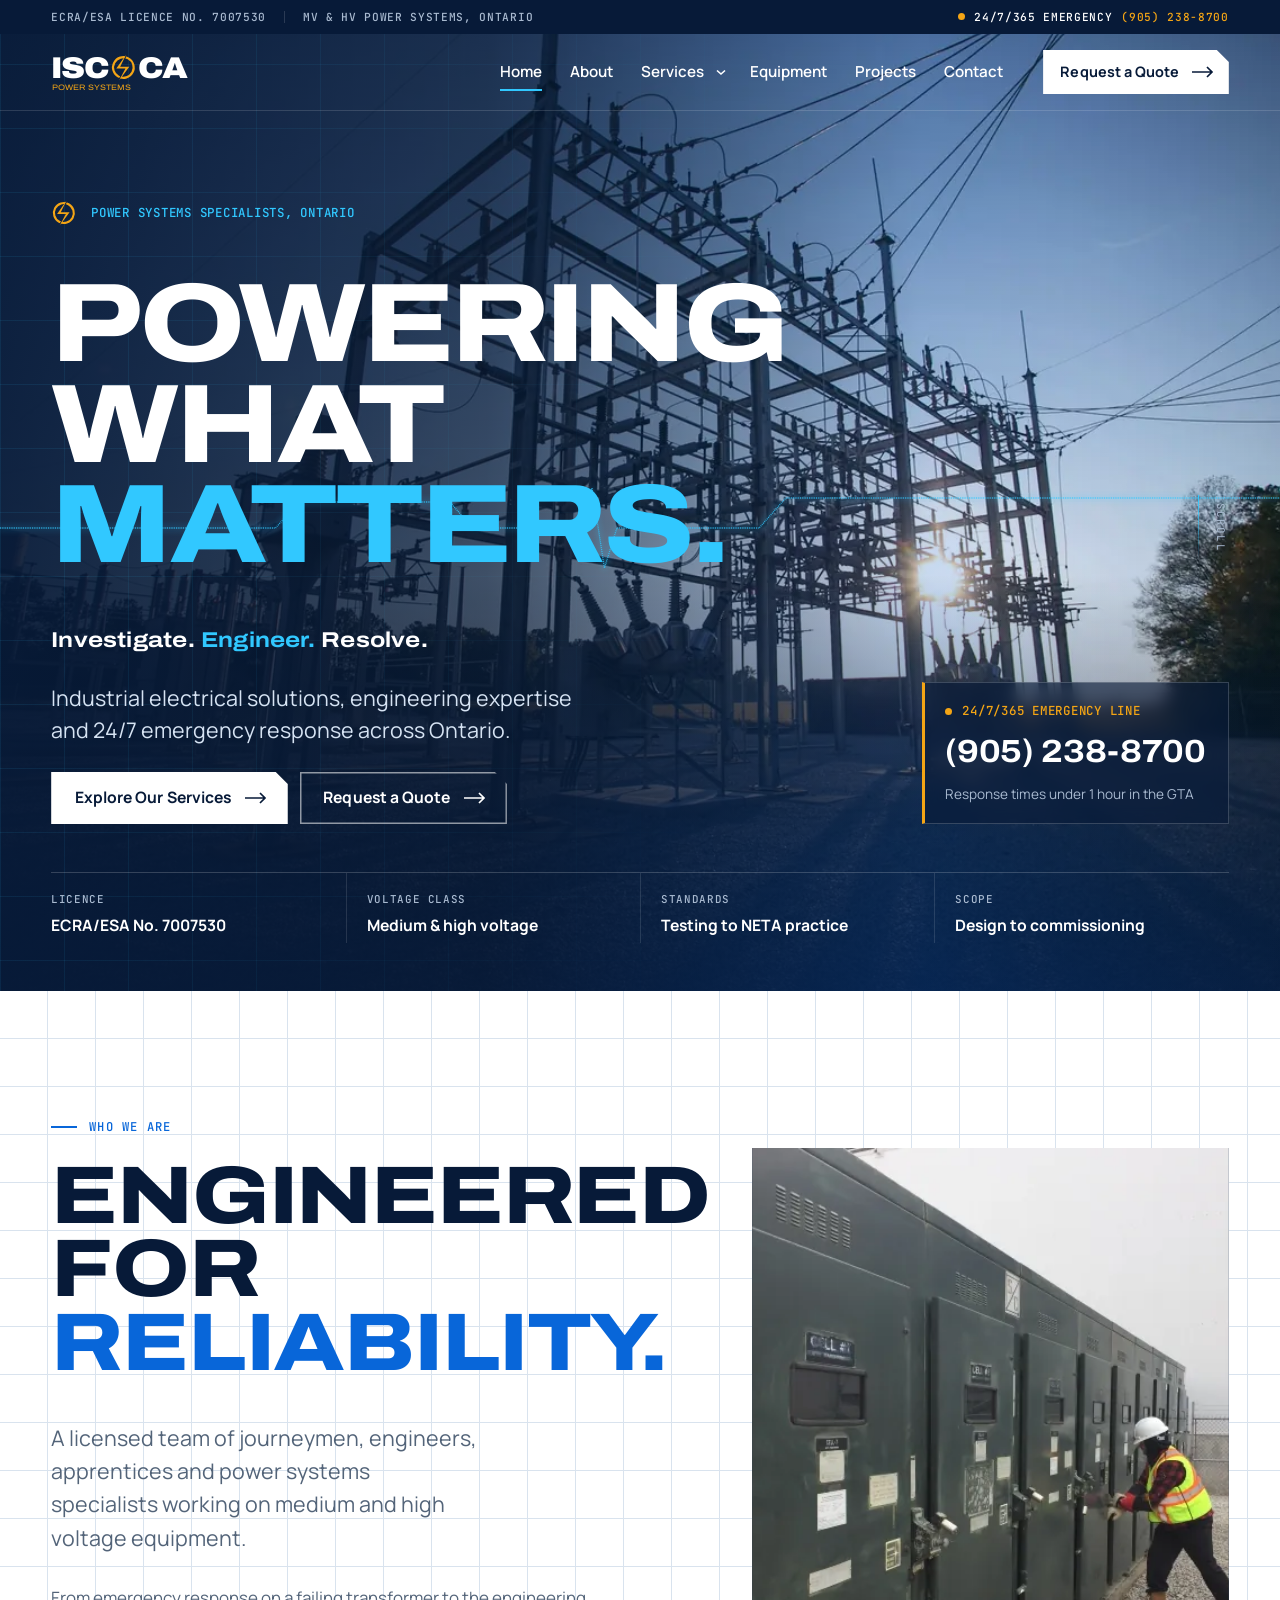
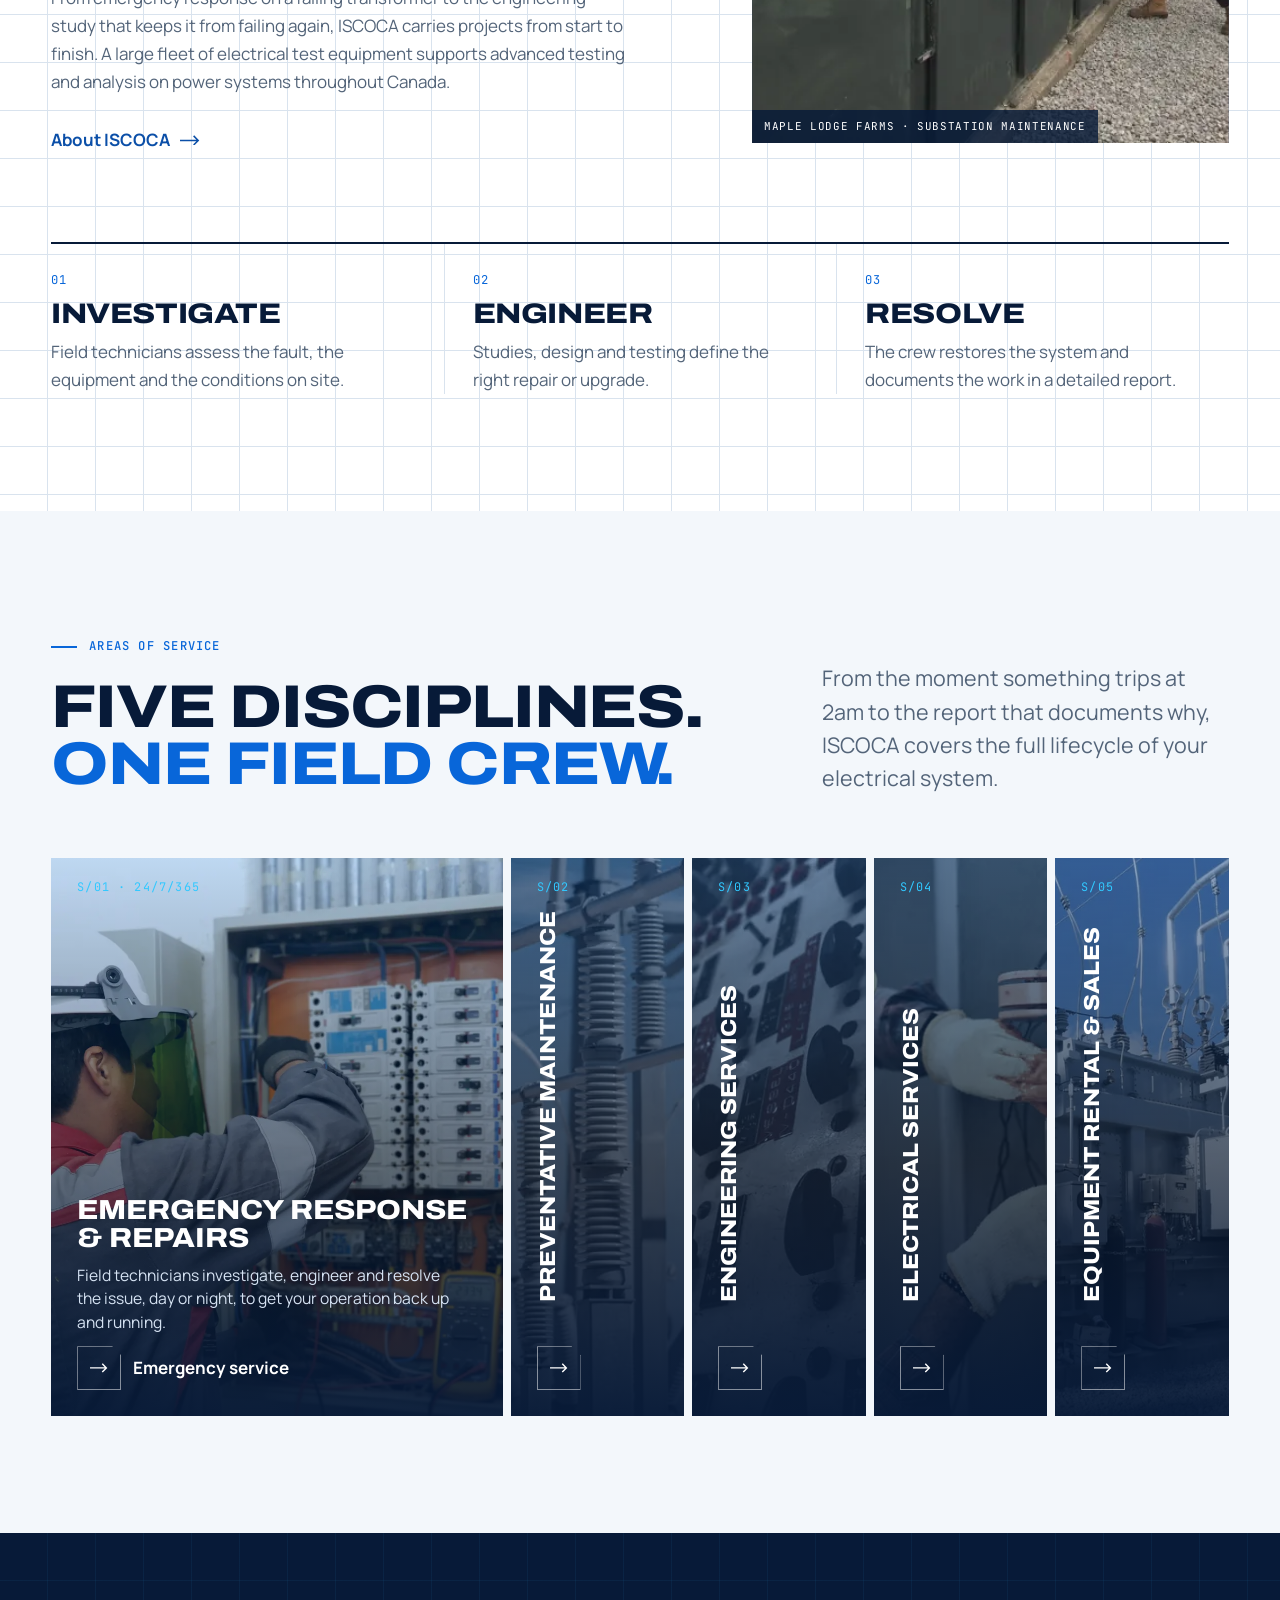
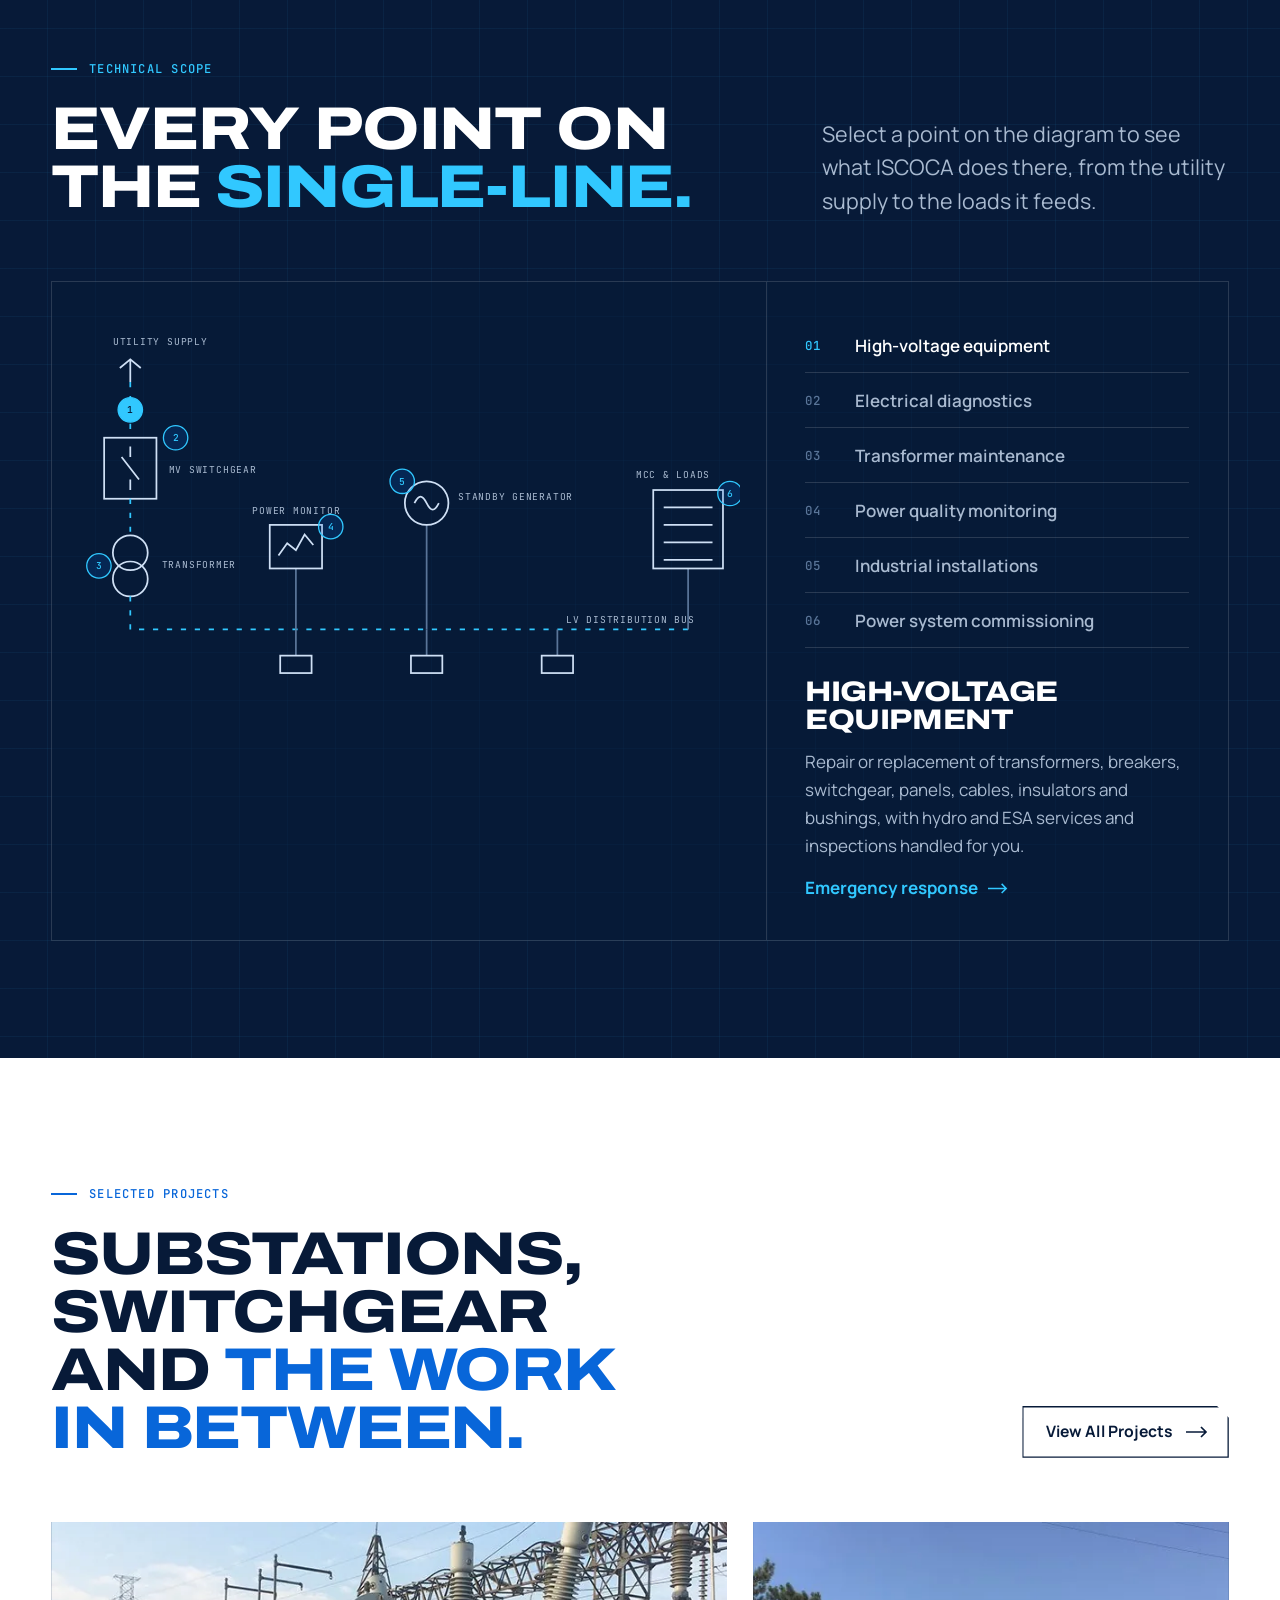
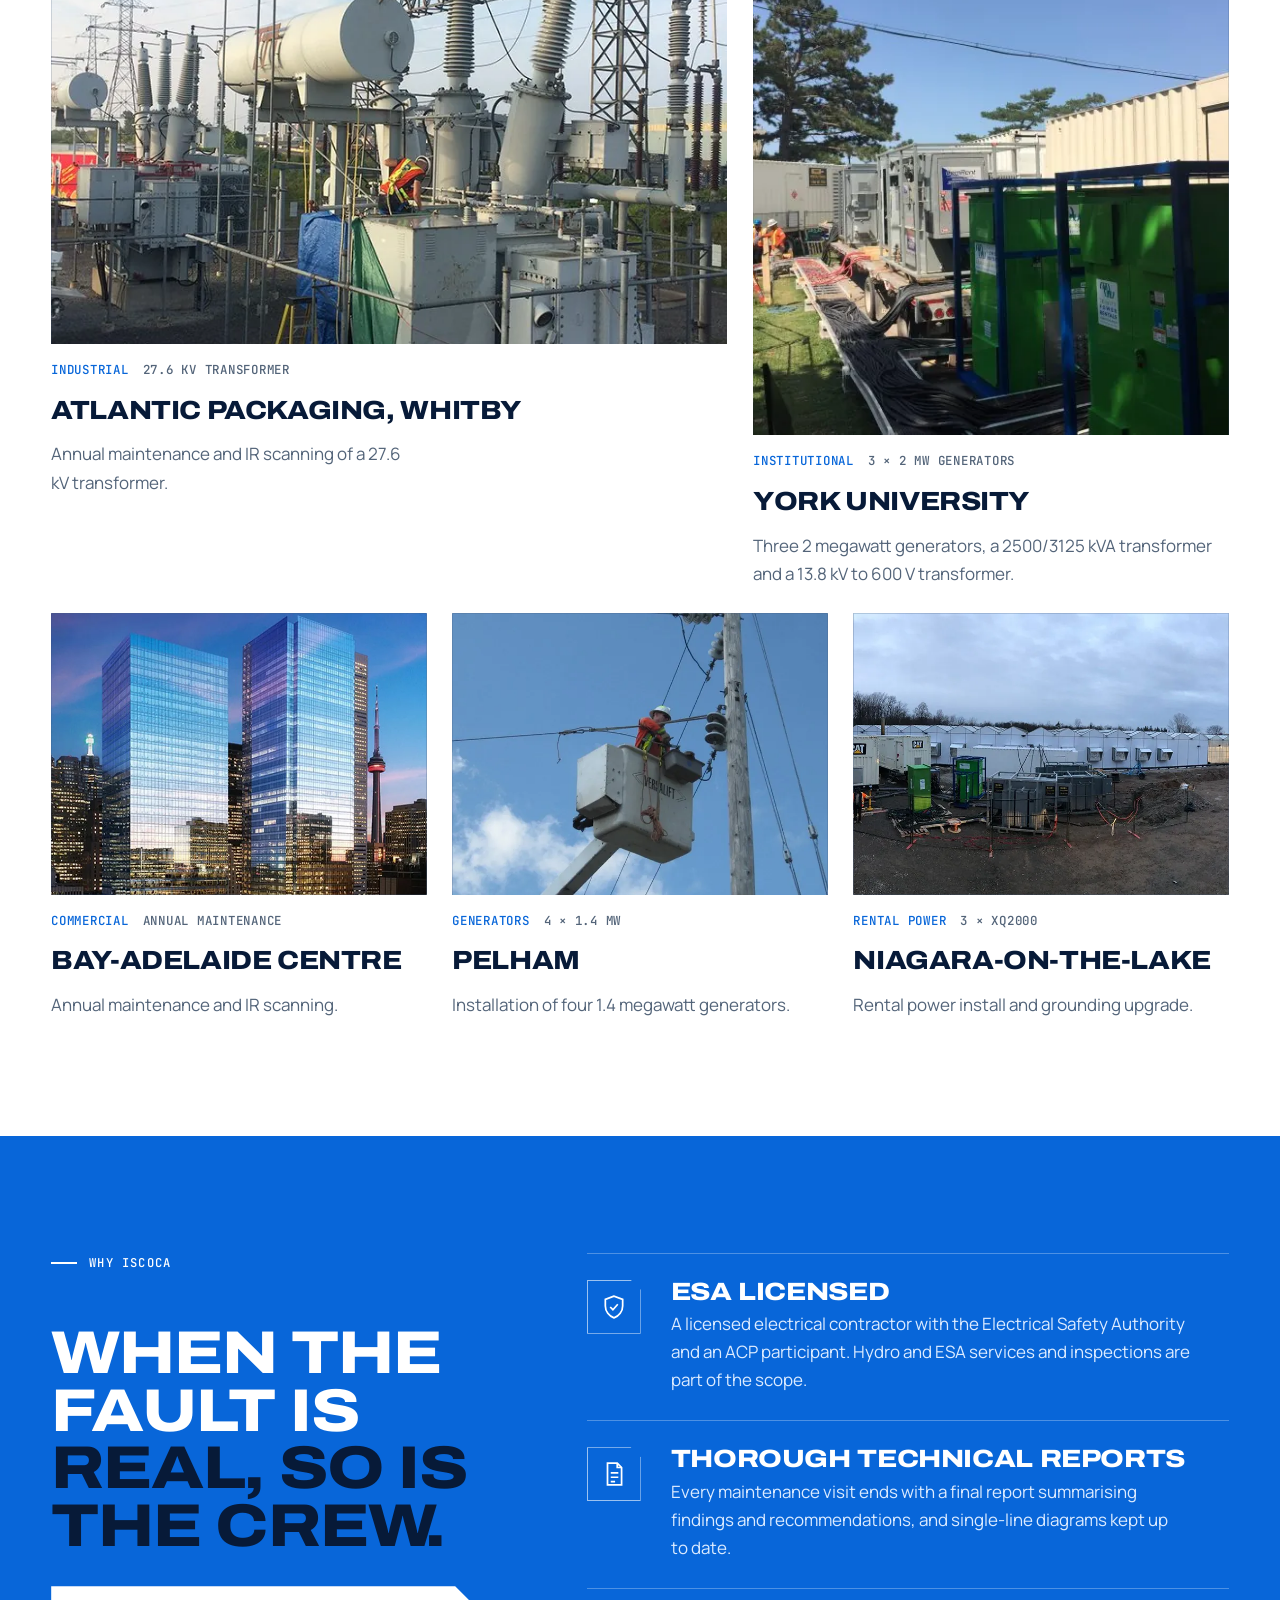
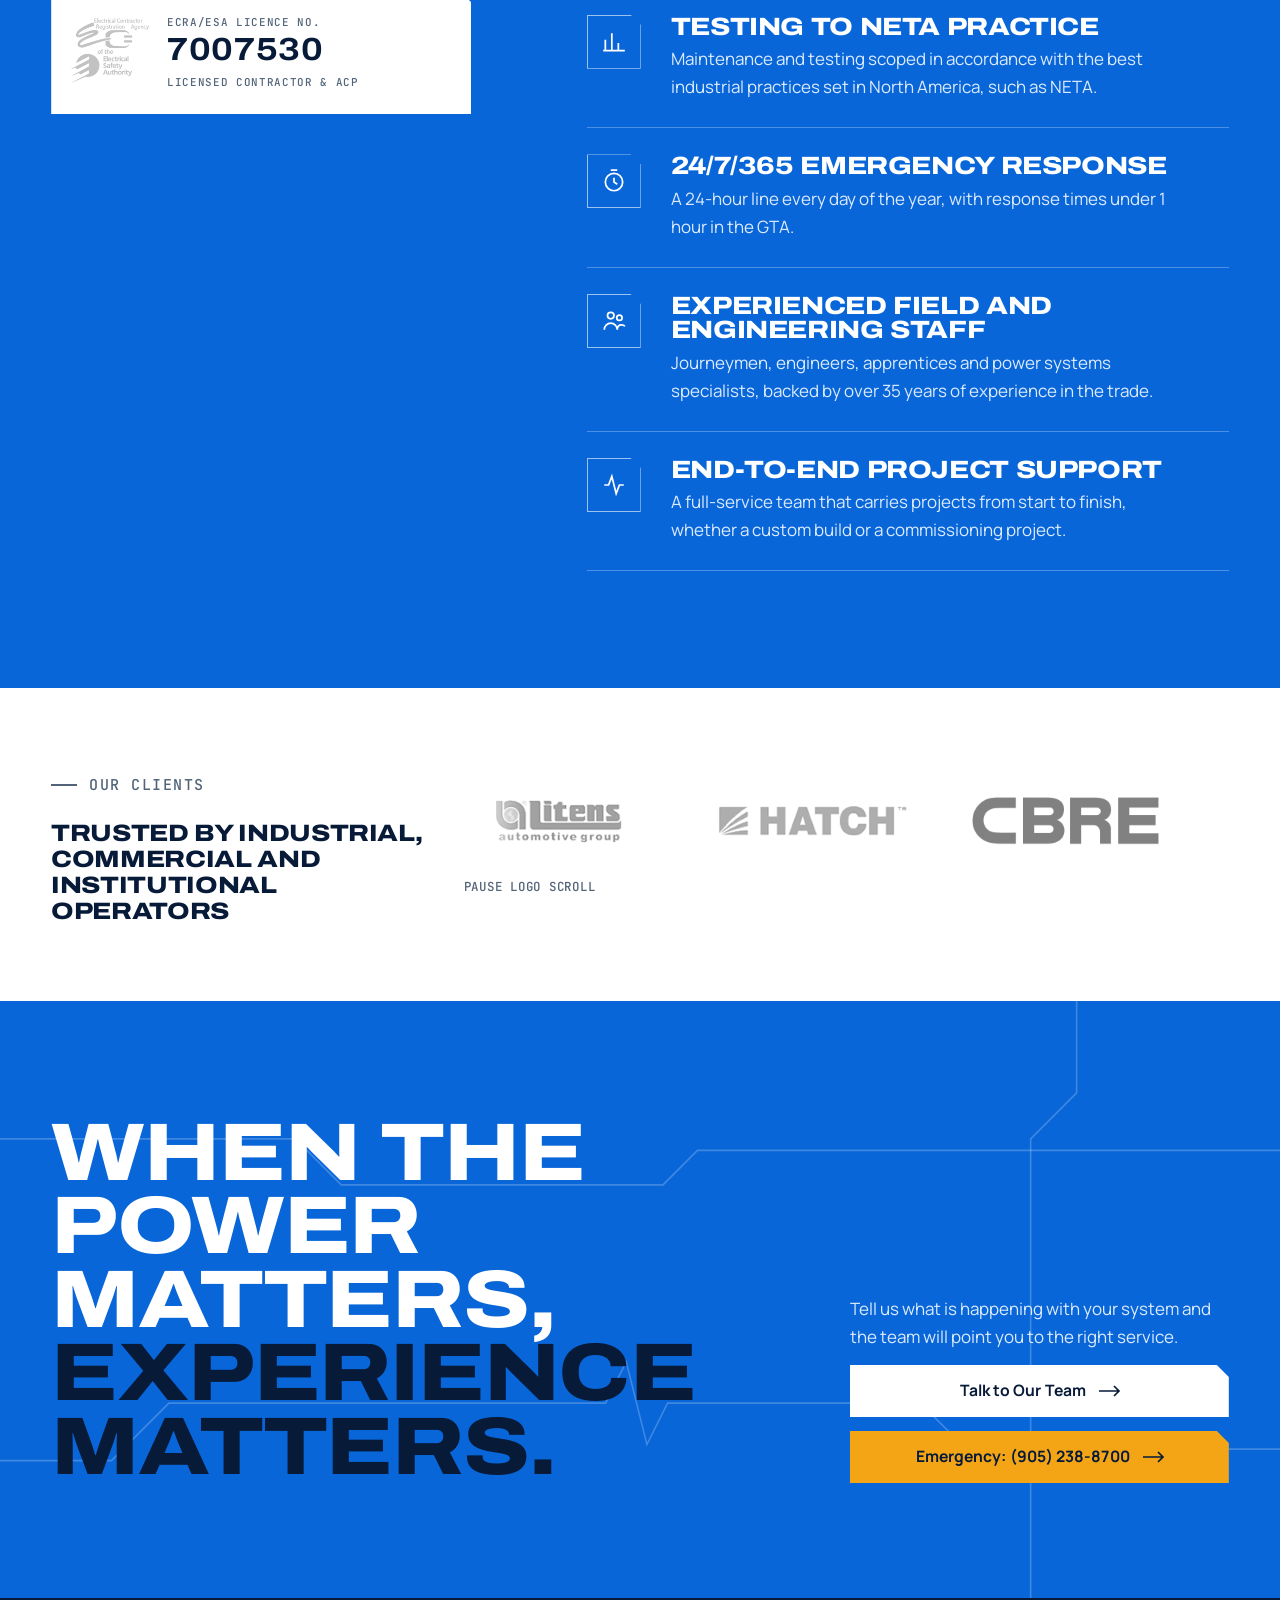
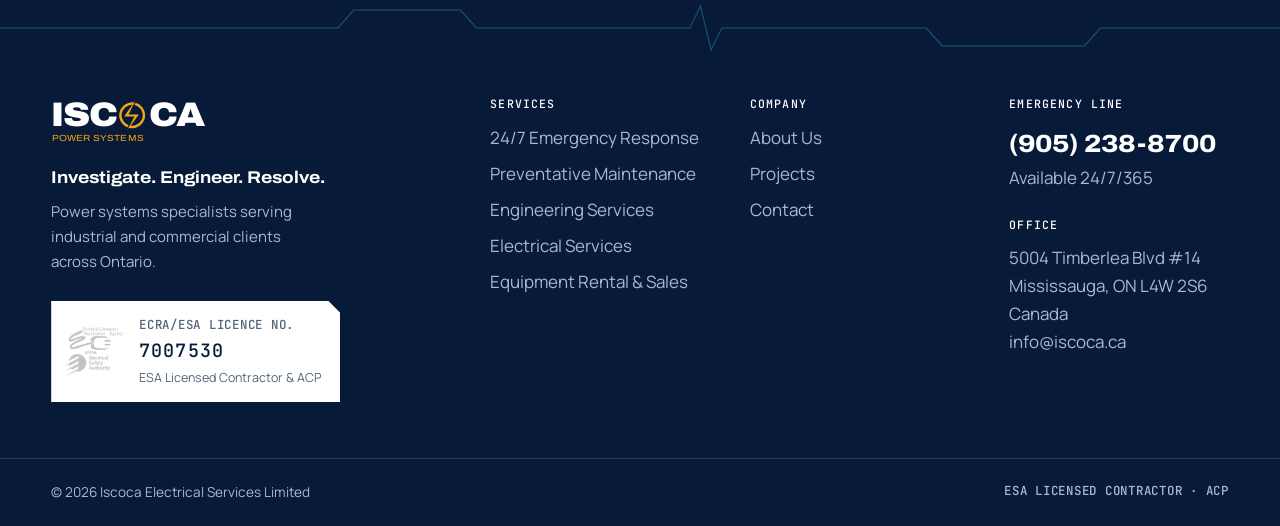
<file: index.html>
<!doctype html>
<html lang="en-CA">
<head>
<meta charset="utf-8">
<meta name="viewport" content="width=device-width, initial-scale=1, viewport-fit=cover">
<meta name="claude:viewport-fit-sides" content="cover">
<title>Iscoca Electrical Services | ESA Licensed Power Systems Contractor, Ontario</title>
<meta name="description" content="ESA licensed electrical contractor for medium and high voltage power systems. 24/7 emergency response, preventative maintenance, engineering and testing across Ontario.">
<link rel="canonical" href="https://www.iscoca.ca/">
<meta property="og:type" content="website">
<meta property="og:site_name" content="Iscoca Electrical Services Limited">
<meta property="og:url" content="https://www.iscoca.ca/">
<meta property="og:title" content="Iscoca Electrical Services | ESA Licensed Power Systems Contractor, Ontario">
<meta property="og:description" content="ESA licensed electrical contractor for medium and high voltage power systems. 24/7 emergency response, preventative maintenance, engineering and testing across Ontario.">
<meta property="og:image" content="https://www.iscoca.ca/assets/img/og-image.jpg">
<meta name="twitter:card" content="summary_large_image">
<meta name="theme-color" content="#0866D9">
<link rel="icon" href="assets/img/brand/iscoca-mark.svg" type="image/svg+xml">
<link rel="preconnect" href="https://fonts.googleapis.com">
<link rel="preconnect" href="https://fonts.gstatic.com" crossorigin>
<link rel="stylesheet" href="https://fonts.googleapis.com/css2?family=Archivo:wdth,wght@100..125,400..900&family=Manrope:wght@400..700&family=JetBrains+Mono:wght@400;500&display=swap">
<link rel="stylesheet" href="assets/css/site.css">
<script>
(function(){var d=document.documentElement;d.classList.add('js');
var rm=window.matchMedia&&matchMedia('(prefers-reduced-motion: reduce)').matches,seen=true;
try{seen=sessionStorage.getItem('isc-intro')==='1';}catch(e){seen=true;}
if(!rm&&!seen&&!navigator.webdriver){d.classList.add('intro-on');}})();
</script>
<script type="application/ld+json">{"@context": "https://schema.org", "@type": "ElectricalContractor", "name": "Iscoca Electrical Services Limited", "alternateName": "ISCOCA Power Systems", "url": "https://www.iscoca.ca/", "logo": "https://www.iscoca.ca/assets/img/brand/iscoca-mark.svg", "telephone": "+19052388700", "email": "info@iscoca.ca", "address": {"@type": "PostalAddress", "streetAddress": "5004 Timberlea Blvd #14", "addressLocality": "Mississauga", "addressRegion": "ON", "postalCode": "L4W 2S6", "addressCountry": "CA"}, "areaServed": {"@type": "AdministrativeArea", "name": "Ontario, Canada"}, "openingHours": "Mo-Su 00:00-24:00", "slogan": "Investigate. Engineer. Resolve."}</script>

</head>
<body class="has-photo-hero page-home">
<svg class="sprite" aria-hidden="true" focusable="false" width="0" height="0">
  <defs>
    <mask id="isc-gap" maskUnits="userSpaceOnUse" x="0" y="0" width="100" height="100">
      <rect width="100" height="100" fill="#fff"/>
      <polygon points="59.75,1.9 37.65,47.4 41.07,49.06 63.17,3.56" fill="#000"/>
      <polygon points="57.15,53.9 33.75,98.1 30.39,96.32 53.79,52.12" fill="#000"/>
    </mask>
    <radialGradient id="isc-glow" cx="50%" cy="50%" r="50%">
      <stop offset="0" stop-color="#FFE7A8" stop-opacity=".85"/>
      <stop offset=".45" stop-color="#F4A515" stop-opacity=".25"/>
      <stop offset="1" stop-color="#F4A515" stop-opacity="0"/>
    </radialGradient>
  </defs>
</svg>
<div class="intro" id="intro" aria-hidden="true">
  <svg class="intro__circuit" viewBox="0 0 1600 900" preserveAspectRatio="xMidYMid slice">
    <g fill="none" stroke-width="1.2">
      <path d="M-20 180H340l40 40h300"/><path d="M1620 720H1260l-40-40H900"/>
      <path d="M-20 640H220l60-60h180l30 30h120"/><path d="M1620 260H1380l-60 60h-180l-30-30h-120"/>
      <path d="M520 -20V110l40 40v90"/><path d="M1080 920V790l-40-40v-90"/>
      <path d="M180 900V760h140"/><path d="M1420 0v140h-140"/>
    </g>
    <g class="intro__nodes"><circle cx="680" cy="220" r="4"/><circle cx="900" cy="680" r="4"/><circle cx="610" cy="610" r="4"/><circle cx="990" cy="290" r="4"/><circle cx="560" cy="240" r="4"/><circle cx="1040" cy="660" r="4"/></g>
  </svg>
  <div class="intro__stage">
    <svg class="intro__pulse" viewBox="0 0 200 200"><circle cx="100" cy="100" r="98" fill="url(#isc-glow)"/></svg>
    <span class="lockup"><span class="lockup__word"><span class="lockup__w"><span class="lockup__l">I</span><span class="lockup__l">S</span><span class="lockup__l">C</span></span><span class="lockup__o"><svg class="mk lockup__mark" viewBox="0 0 100 100" aria-hidden="true" focusable="false"><g mask="url(#isc-gap)"><circle class="mk__ring" cx="49.5" cy="50" r="38.3" pathLength="100" transform="rotate(-62 49.5 50)"/></g><polygon class="mk__bolt" points="59.75,1.9 37.65,47.4 71.45,47.4 33.75,98.1 57.15,53.9 23.35,53.9"/><polygon class="mk__trace" points="59.75,1.9 37.65,47.4 71.45,47.4 33.75,98.1 57.15,53.9 23.35,53.9" pathLength="100"/></svg></span><span class="lockup__w"><span class="lockup__l">C</span><span class="lockup__l">A</span></span></span><span class="lockup__sub"><span class="lockup__s">P</span><span class="lockup__s">O</span><span class="lockup__s">W</span><span class="lockup__s">E</span><span class="lockup__s">R</span><span class="lockup__s">&nbsp;</span><span class="lockup__s">S</span><span class="lockup__s">Y</span><span class="lockup__s">S</span><span class="lockup__s">T</span><span class="lockup__s">E</span><span class="lockup__s">M</span><span class="lockup__s">S</span></span></span>
    <p class="intro__tag mono" aria-hidden="true"><span>Investigate.</span> <span>Engineer.</span> <span>Resolve.</span></p>
  </div>
  <button class="intro__skip mono" type="button">Skip intro</button>
</div>
<div class="veil" id="veil" aria-hidden="true">
  <div class="veil__lead"></div>
  <div class="veil__panel">
    <div class="veil__grid"></div>
    <svg class="mk veil__mark" viewBox="0 0 100 100" aria-hidden="true" focusable="false"><g mask="url(#isc-gap)"><circle class="mk__ring" cx="49.5" cy="50" r="38.3" pathLength="100" transform="rotate(-62 49.5 50)"/></g><polygon class="mk__bolt" points="59.75,1.9 37.65,47.4 71.45,47.4 33.75,98.1 57.15,53.9 23.35,53.9"/><polygon class="mk__trace" points="59.75,1.9 37.65,47.4 71.45,47.4 33.75,98.1 57.15,53.9 23.35,53.9" pathLength="100"/></svg>
  </div>
</div>
<div class="sr" aria-live="polite" id="route-announcer"></div>
<div id="app" data-page="home" data-body="has-photo-hero page-home"><a class="skip" href="#main">Skip to content</a>
<header class="hdr" data-hdr>
  <div class="hdr__strip">
    <div class="wrap hdr__strip-in">
      <span class="mono">ECRA/ESA Licence No. 7007530</span>
      <span class="hdr__strip-sep" aria-hidden="true"></span>
      <span class="mono hide-sm">MV &amp; HV power systems, Ontario</span>
      <a class="hdr__strip-tel mono" href="tel:+19052388700"><span class="live" aria-hidden="true"></span>24/7/365 Emergency <b>(905) 238-8700</b></a>
    </div>
  </div>
  <div class="hdr__bar">
    <div class="wrap hdr__in">
      <a class="brand" href="index.html" aria-label="ISCOCA Power Systems, home"><span class="lockup"><span class="lockup__word"><span class="lockup__w">ISC</span><span class="lockup__o"><svg class="mk lockup__mark" viewBox="0 0 100 100" aria-hidden="true" focusable="false"><g mask="url(#isc-gap)"><circle class="mk__ring" cx="49.5" cy="50" r="38.3" pathLength="100" transform="rotate(-62 49.5 50)"/></g><polygon class="mk__bolt" points="59.75,1.9 37.65,47.4 71.45,47.4 33.75,98.1 57.15,53.9 23.35,53.9"/><polygon class="mk__trace" points="59.75,1.9 37.65,47.4 71.45,47.4 33.75,98.1 57.15,53.9 23.35,53.9" pathLength="100"/></svg></span><span class="lockup__w">CA</span></span><span class="lockup__sub">POWER SYSTEMS</span></span></a>
      <nav class="nav" aria-label="Primary">
        <ul class="nav__list">
          <li><a class="nav__a" data-nav="home" href="index.html">Home</a></li>
          <li><a class="nav__a" data-nav="about" href="about-us.html">About</a></li>
          <li class="nav__dd">
            <a class="nav__a" data-nav="services" href="services.html">Services</a>
            <button class="nav__dd-btn" type="button" aria-expanded="false" aria-controls="dd-services"><span class="sr">Show service pages</span><svg viewBox="0 0 12 12" aria-hidden="true"><path d="M2 4.5 6 8l4-3.5" fill="none" stroke="currentColor" stroke-width="1.6"/></svg></button>
            <div class="dd" id="dd-services">
              <div class="dd__grid">
                <a class="dd__item" href="our-services/24-7-emergency.html"><span class="dd__k mono">24/7</span><span class="dd__t">Emergency Response &amp; Repairs</span><span class="dd__d">Field crews on call every hour of the year.</span></a>
                <a class="dd__item" href="our-services/preventative-maintenance.html"><span class="dd__k mono">PM</span><span class="dd__t">Preventative Maintenance</span><span class="dd__d">Scheduled testing for equipment rated 600V and above.</span></a>
                <a class="dd__item" href="our-services/engineering-services.html"><span class="dd__k mono">ENG</span><span class="dd__t">Engineering Services</span><span class="dd__d">Design, coordination, arc flash and ground grid studies.</span></a>
                <a class="dd__item" href="our-services/electrical-services.html"><span class="dd__k mono">ELEC</span><span class="dd__t">Electrical Services</span><span class="dd__d">Projects, generators, tap boxes and power monitoring.</span></a>
                <a class="dd__item" href="rental.html"><span class="dd__k mono">EQP</span><span class="dd__t">Equipment Rental &amp; Sales</span><span class="dd__d">Transformers, switchgear, temporary power and parts.</span></a>
              </div>
              <a class="dd__all" href="services.html">All services <svg viewBox="0 0 20 12" aria-hidden="true"><path d="M0 6h18M13 1l5 5-5 5" fill="none" stroke="currentColor" stroke-width="1.6"/></svg></a>
            </div>
          </li>
          <li><a class="nav__a" data-nav="rental" href="rental.html">Equipment</a></li>
          <li><a class="nav__a" data-nav="projects" href="projects.html">Projects</a></li>
          <li><a class="nav__a" data-nav="contact" href="contact.html">Contact</a></li>
        </ul>
      </nav>
      <a class="btn btn--blue btn--sm hdr__quote" href="contact.html"><span>Request a Quote</span><svg class="arw" viewBox="0 0 22 12" aria-hidden="true"><path d="M0 6h20M15 1l5 5-5 5" fill="none" stroke="currentColor" stroke-width="1.7"/></svg></a>
      <button class="burger" type="button" aria-expanded="false" aria-controls="mnav"><span class="burger__lines" aria-hidden="true"><i></i><i></i></span><span class="burger__label">Menu</span></button>
    </div>
  </div>
</header>
<div class="mnav" id="mnav" hidden>
  <div class="mnav__in">
    <nav aria-label="Mobile">
      <ul class="mnav__list">
        <li><a data-nav="home" href="index.html">Home</a></li>
        <li><a data-nav="about" href="about-us.html">About</a></li>
        <li><a data-nav="services" href="services.html">Services</a>
          <ul class="mnav__sub">
            <li><a href="our-services/24-7-emergency.html">24/7 Emergency Response</a></li>
            <li><a href="our-services/preventative-maintenance.html">Preventative Maintenance</a></li>
            <li><a href="our-services/engineering-services.html">Engineering Services</a></li>
            <li><a href="our-services/electrical-services.html">Electrical Services</a></li>
          </ul>
        </li>
        <li><a data-nav="rental" href="rental.html">Equipment</a></li>
        <li><a data-nav="projects" href="projects.html">Projects</a></li>
        <li><a data-nav="contact" href="contact.html">Contact</a></li>
      </ul>
    </nav>
    <div class="mnav__foot">
      <a class="btn btn--amber" href="tel:+19052388700"><span>Emergency: (905) 238-8700</span><svg class="arw" viewBox="0 0 22 12" aria-hidden="true"><path d="M0 6h20M15 1l5 5-5 5" fill="none" stroke="currentColor" stroke-width="1.7"/></svg></a>
      <a class="btn btn--line-light" href="contact.html"><span>Request a Quote</span><svg class="arw" viewBox="0 0 22 12" aria-hidden="true"><path d="M0 6h20M15 1l5 5-5 5" fill="none" stroke="currentColor" stroke-width="1.7"/></svg></a>
      <p class="mono">ECRA/ESA Licence No. 7007530</p>
    </div>
  </div>
</div>
<main id="main" tabindex="-1"><section class="hero" aria-labelledby="hero-h">
  <div class="hero__media"><img src="assets/img/photos/hero-substation-dusk-800.webp" srcset="assets/img/photos/hero-substation-dusk-800.webp 800w, assets/img/photos/hero-substation-dusk-1400.webp 1400w, assets/img/photos/hero-substation-dusk-2400.webp 2400w" sizes="100vw" width="2400" height="1600" alt="Electrical substation steel structures and transformer at dusk" fetchpriority="high"></div>
  <div class="hero__shade"></div>
  <div class="hero__grid" aria-hidden="true"></div>
  <svg class="hero__trace" viewBox="0 0 1440 140" preserveAspectRatio="none" aria-hidden="true">
    <path class="hero__trace-glow" d="M0 92H310l26-26h170l26 26h120l14-40 14 80 14-40h160l30-30h556"/>
    <path d="M0 92H310l26-26h170l26 26h120l14-40 14 80 14-40h160l30-30h556"/>
  </svg>
  <div class="wrap hero__in">
    <p class="hero__kicker mono" data-hero style="--d:.1s"><svg class="mk" viewBox="0 0 100 100" aria-hidden="true" focusable="false"><g mask="url(#isc-gap)"><circle class="mk__ring" cx="49.5" cy="50" r="38.3" pathLength="100" transform="rotate(-62 49.5 50)"/></g><polygon class="mk__bolt" points="59.75,1.9 37.65,47.4 71.45,47.4 33.75,98.1 57.15,53.9 23.35,53.9"/><polygon class="mk__trace" points="59.75,1.9 37.65,47.4 71.45,47.4 33.75,98.1 57.15,53.9 23.35,53.9" pathLength="100"/></svg>Power systems specialists, Ontario</p>
    <h1 class="h-mega" id="hero-h"><span class="ln" style="--i:0">Powering</span> <span class="ln" style="--i:1">what</span> <span class="ln hl" style="--i:2">matters.</span></h1>
    <div class="hero__row">
      <div class="hero__copy" data-hero style="--d:.45s">
        <p class="hero__tag">Investigate. <span>Engineer.</span> Resolve.</p>
        <p>Industrial electrical solutions, engineering expertise and 24/7 emergency response across Ontario.</p>
        <div class="btn-row">
          <a class="btn btn--white" href="services.html"><span>Explore Our Services</span><svg class="arw" viewBox="0 0 22 12" aria-hidden="true"><path d="M0 6h20M15 1l5 5-5 5" fill="none" stroke="currentColor" stroke-width="1.7"/></svg></a>
          <a class="btn btn--line-light" href="contact.html"><span>Request a Quote</span><svg class="arw" viewBox="0 0 22 12" aria-hidden="true"><path d="M0 6h20M15 1l5 5-5 5" fill="none" stroke="currentColor" stroke-width="1.7"/></svg></a>
        </div>
      </div>
      <a class="hero__sos" href="tel:+19052388700" data-hero style="--d:.6s">
        <span class="mono"><span class="live" aria-hidden="true"></span>24/7/365 emergency line</span>
        <b>(905) 238-8700</b>
        <small>Response times under 1 hour in the GTA</small>
      </a>
    </div>
    <div class="hero__rail" data-hero style="--d:.75s">
      <div><span class="mono">Licence</span><b>ECRA/ESA No. 7007530</b></div>
      <div><span class="mono">Voltage class</span><b>Medium &amp; high voltage</b></div>
      <div><span class="mono">Standards</span><b>Testing to NETA practice</b></div>
      <div><span class="mono">Scope</span><b>Design to commissioning</b></div>
    </div>
  </div>
  <a class="hero__scroll" href="#intro-sec" aria-label="Scroll to introduction">Scroll</a>
</section>

<section class="sec grid-bg" id="intro-sec" aria-labelledby="ed-h" style="background-color:#fff">
  <div class="wrap intro-ed">
    <div class="intro-ed__head">
      <p class="eyebrow">Who we are</p>
      <h2 id="ed-h" data-rv="line"><span class="ln">Engineered</span> <span class="ln">for</span> <span class="ln hl">reliability.</span></h2>
    </div>
    <div class="intro-ed__photo plate" data-rv="mask">
      <img src="assets/img/projects/project-maple-lodge.webp" width="750" height="530" alt="ISCOCA technician in high-visibility PPE servicing medium voltage switchgear at Maple Lodge Farms" loading="lazy" decoding="async" style="width:100%;height:100%">
      <span class="plate__cap">Maple Lodge Farms · substation maintenance</span>
    </div>
    <div class="intro-ed__body" data-rv>
      <p class="lead" style="max-width:34ch">A licensed team of journeymen, engineers, apprentices and power systems specialists working on medium and high voltage equipment.</p>
      <p class="prose">From emergency response on a failing transformer to the engineering study that keeps it from failing again, ISCOCA carries projects from start to finish. A large fleet of electrical test equipment supports advanced testing and analysis on power systems throughout Canada.</p>
      <a class="tlink" href="about-us.html"><span>About ISCOCA</span><svg class="arw" viewBox="0 0 22 12" aria-hidden="true"><path d="M0 6h20M15 1l5 5-5 5" fill="none" stroke="currentColor" stroke-width="1.7"/></svg></a>
    </div>
    <ol class="intro-ed__steps" data-rv>
      <li class="step"><span class="step__n">01</span><h3>Investigate</h3><p>Field technicians assess the fault, the equipment and the conditions on site.</p></li>
      <li class="step"><span class="step__n">02</span><h3>Engineer</h3><p>Studies, design and testing define the right repair or upgrade.</p></li>
      <li class="step"><span class="step__n">03</span><h3>Resolve</h3><p>The crew restores the system and documents the work in a detailed report.</p></li>
    </ol>
  </div>
</section>

<section class="sec sec--sheet" aria-labelledby="svc-h">
  <div class="wrap">
    <div class="sec-head">
      <div>
        <p class="eyebrow">Areas of service</p>
        <h2 class="h2 up" id="svc-h" data-rv="line"><span class="ln">Five</span> <span class="ln">disciplines.</span> <span class="ln hl">One</span> <span class="ln hl">field</span> <span class="ln hl">crew.</span></h2>
      </div>
      <p class="lead" data-rv>From the moment something trips at 2am to the report that documents why, ISCOCA covers the full lifecycle of your electrical system.</p>
    </div>
    <div class="svc" data-svc data-rv>
      <a class="svc__p is-active" href="our-services/24-7-emergency.html">
        <img src="assets/img/photos/technician-arc-ppe-900.webp" srcset="assets/img/photos/technician-arc-ppe-900.webp 900w, assets/img/photos/technician-arc-ppe-1600.webp 1600w" sizes="(max-width: 960px) 100vw, 40vw" width="1600" height="2133" alt="Technician in arc-rated face shield testing an energised panel" loading="lazy" decoding="async">
        <span class="svc__n">S/01<em> · 24/7/365</em></span>
        <span class="svc__body">
          <span class="svc__t">Emergency Response &amp; Repairs</span>
          <span class="svc__d">Field technicians investigate, engineer and resolve the issue, day or night, to get your operation back up and running.</span>
          <span class="svc__go"><i><svg class="arw" viewBox="0 0 22 12" aria-hidden="true"><path d="M0 6h20M15 1l5 5-5 5" fill="none" stroke="currentColor" stroke-width="1.7"/></svg></i><span>Emergency service</span></span>
        </span>
      </a>
      <a class="svc__p" href="our-services/preventative-maintenance.html">
        <img src="assets/img/photos/disconnect-switches-900.webp" srcset="assets/img/photos/disconnect-switches-900.webp 900w, assets/img/photos/disconnect-switches-1600.webp 1600w" sizes="(max-width: 960px) 100vw, 40vw" width="1600" height="1065" alt="Outdoor high voltage disconnect switches and insulators" loading="lazy" decoding="async">
        <span class="svc__n">S/02<em> · 600V and above</em></span>
        <span class="svc__body">
          <span class="svc__t">Preventative Maintenance</span>
          <span class="svc__d">Scheduled inspection, testing and service in line with NETA practice, with a final report on every visit.</span>
          <span class="svc__go"><i><svg class="arw" viewBox="0 0 22 12" aria-hidden="true"><path d="M0 6h20M15 1l5 5-5 5" fill="none" stroke="currentColor" stroke-width="1.7"/></svg></i><span>Maintenance programs</span></span>
        </span>
      </a>
      <a class="svc__p" href="our-services/engineering-services.html">
        <img src="assets/img/photos/control-panel-900.webp" srcset="assets/img/photos/control-panel-900.webp 900w, assets/img/photos/control-panel-1600.webp 1600w" sizes="(max-width: 960px) 100vw, 40vw" width="1600" height="1067" alt="Switchboard control panel with selector switches and indicators" loading="lazy" decoding="async">
        <span class="svc__n">S/03<em> · Studies &amp; design</em></span>
        <span class="svc__body">
          <span class="svc__t">Engineering Services</span>
          <span class="svc__d">System design and approval, coordination, arc flash and ground grid studies, and witness testing.</span>
          <span class="svc__go"><i><svg class="arw" viewBox="0 0 22 12" aria-hidden="true"><path d="M0 6h20M15 1l5 5-5 5" fill="none" stroke="currentColor" stroke-width="1.7"/></svg></i><span>Engineering</span></span>
        </span>
      </a>
      <a class="svc__p" href="our-services/electrical-services.html">
        <img src="assets/img/photos/electrician-field-900.webp" srcset="assets/img/photos/electrician-field-900.webp 900w, assets/img/photos/electrician-field-1600.webp 1600w" sizes="(max-width: 960px) 100vw, 40vw" width="1600" height="1068" alt="Electrician in hard hat and gloves working on electrical equipment" loading="lazy" decoding="async">
        <span class="svc__n">S/04<em> · 35+ years</em></span>
        <span class="svc__body">
          <span class="svc__t">Electrical Services</span>
          <span class="svc__d">Major and minor projects, generator and tap box installations, power monitoring and equipment testing.</span>
          <span class="svc__go"><i><svg class="arw" viewBox="0 0 22 12" aria-hidden="true"><path d="M0 6h20M15 1l5 5-5 5" fill="none" stroke="currentColor" stroke-width="1.7"/></svg></i><span>Electrical work</span></span>
        </span>
      </a>
      <a class="svc__p" href="rental.html">
        <img src="assets/img/photos/transformer-yard-900.webp" srcset="assets/img/photos/transformer-yard-900.webp 900w, assets/img/photos/transformer-yard-1600.webp 1600w" sizes="(max-width: 960px) 100vw, 40vw" width="1600" height="1200" alt="Oil-filled power transformer in a gravel substation yard" loading="lazy" decoding="async">
        <span class="svc__n">S/05<em> · Rent or buy</em></span>
        <span class="svc__body">
          <span class="svc__t">Equipment Rental &amp; Sales</span>
          <span class="svc__d">Transformers, switchgear, temporary power and high voltage cable, plus parts and components to purchase.</span>
          <span class="svc__go"><i><svg class="arw" viewBox="0 0 22 12" aria-hidden="true"><path d="M0 6h20M15 1l5 5-5 5" fill="none" stroke="currentColor" stroke-width="1.7"/></svg></i><span>Equipment catalogue</span></span>
        </span>
      </a>
    </div>
  </div>
</section>

<section class="sec sec--navy grid-bg" aria-labelledby="cap-h">
  <div class="wrap">
    <div class="sec-head">
      <div>
        <p class="eyebrow">Technical scope</p>
        <h2 class="h2 up" id="cap-h" data-rv="line"><span class="ln">Every</span> <span class="ln">point</span> <span class="ln">on</span> <span class="ln">the</span> <span class="ln hl">single&#8209;line.</span></h2>
      </div>
      <p class="lead" data-rv>Select a point on the diagram to see what ISCOCA does there, from the utility supply to the loads it feeds.</p>
    </div>
    <div class="sld" data-sld data-rv>
      <div class="sld__fig">
        <div class="sld__scroll">
          <svg class="sld__svg" viewBox="0 0 760 430" role="group" aria-label="Simplified single-line diagram of an industrial power system">
            <!-- utility -->
            <text class="lbl" x="40" y="44">UTILITY SUPPLY</text>
            <path class="sym" d="M60 60v26M48 70l12-10 12 10"/>
            <path class="w w--live" d="M60 86V150"/>
            <!-- MV switchgear -->
            <rect class="sym" x="30" y="150" width="60" height="70"/>
            <path class="sym" d="M50 172l20 26M60 160v12M60 198v12"/>
            <text class="lbl" x="104" y="190">MV SWITCHGEAR</text>
            <path class="w w--live" d="M60 220V262"/>
            <!-- transformer -->
            <circle class="sym" cx="60" cy="282" r="20"/><circle class="sym" cx="60" cy="312" r="20"/>
            <text class="lbl" x="96" y="300">TRANSFORMER</text>
            <path class="w w--live" d="M60 332V370H700"/>
            <text class="lbl" x="560" y="362">LV DISTRIBUTION BUS</text>
            <!-- feeders -->
            <path class="w" d="M250 370V400M400 370V400M550 370V400"/>
            <rect class="sym" x="232" y="400" width="36" height="20"/><rect class="sym" x="382" y="400" width="36" height="20"/><rect class="sym" x="532" y="400" width="36" height="20"/>
            <!-- generator -->
            <path class="w" d="M400 370V250"/>
            <circle class="sym" cx="400" cy="225" r="25"/>
            <path class="sym" d="M386 225c5-10 9-10 14 0s9 10 14 0"/>
            <text class="lbl" x="436" y="222">STANDBY GENERATOR</text>
            <!-- power monitor -->
            <path class="w" d="M250 370V300"/>
            <rect class="sym" x="220" y="250" width="60" height="50"/>
            <path class="sym" d="M230 285l10-14 10 8 10-18 10 12"/>
            <text class="lbl" x="200" y="238">POWER MONITOR</text>
            <!-- MCC / loads -->
            <path class="w" d="M700 370V300"/>
            <rect class="sym" x="660" y="210" width="80" height="90"/>
            <path class="sym" d="M672 230h56M672 250h56M672 270h56M672 290h56"/>
            <text class="lbl" x="640" y="196">MCC &amp; LOADS</text>

            <g class="sld__hot" data-k="hv" tabindex="0" role="button" aria-label="High-voltage equipment"><circle class="ring" cx="60" cy="118" r="14"/><text class="num" x="60" y="118">1</text></g>
            <g class="sld__hot" data-k="diag" tabindex="0" role="button" aria-label="Electrical diagnostics"><circle class="ring" cx="112" cy="150" r="14"/><text class="num" x="112" y="150">2</text></g>
            <g class="sld__hot" data-k="xfmr" tabindex="0" role="button" aria-label="Transformer maintenance"><circle class="ring" cx="24" cy="297" r="14"/><text class="num" x="24" y="297">3</text></g>
            <g class="sld__hot" data-k="pq" tabindex="0" role="button" aria-label="Power quality monitoring"><circle class="ring" cx="290" cy="252" r="14"/><text class="num" x="290" y="252">4</text></g>
            <g class="sld__hot" data-k="inst" tabindex="0" role="button" aria-label="Industrial installations"><circle class="ring" cx="372" cy="200" r="14"/><text class="num" x="372" y="200">5</text></g>
            <g class="sld__hot" data-k="comm" tabindex="0" role="button" aria-label="Power system commissioning"><circle class="ring" cx="748" cy="214" r="14"/><text class="num" x="748" y="214">6</text></g>
          </svg>
        </div>
      </div>
      <div class="sld__panel">
        <div class="sld__tabs" role="tablist" aria-label="Capabilities">
          <button class="sld__tab" role="tab" data-k="hv" type="button"><span class="mono">01</span>High-voltage equipment</button>
          <button class="sld__tab" role="tab" data-k="diag" type="button"><span class="mono">02</span>Electrical diagnostics</button>
          <button class="sld__tab" role="tab" data-k="xfmr" type="button"><span class="mono">03</span>Transformer maintenance</button>
          <button class="sld__tab" role="tab" data-k="pq" type="button"><span class="mono">04</span>Power quality monitoring</button>
          <button class="sld__tab" role="tab" data-k="inst" type="button"><span class="mono">05</span>Industrial installations</button>
          <button class="sld__tab" role="tab" data-k="comm" type="button"><span class="mono">06</span>Power system commissioning</button>
        </div>
        <div class="sld__detail" role="tabpanel" aria-live="polite"></div>
        <template data-k="hv"><h3>High-voltage equipment</h3><p>Repair or replacement of transformers, breakers, switchgear, panels, cables, insulators and bushings, with hydro and ESA services and inspections handled for you.</p><a class="tlink" href="our-services/24-7-emergency.html"><span>Emergency response</span><svg class="arw" viewBox="0 0 22 12" aria-hidden="true"><path d="M0 6h20M15 1l5 5-5 5" fill="none" stroke="currentColor" stroke-width="1.7"/></svg></a></template>
        <template data-k="diag"><h3>Electrical diagnostics</h3><p>Infrared thermographic scanning, protective relay testing and high voltage cable testing find developing faults before they become outages.</p><a class="tlink" href="our-services/preventative-maintenance.html"><span>Preventative maintenance</span><svg class="arw" viewBox="0 0 22 12" aria-hidden="true"><path d="M0 6h20M15 1l5 5-5 5" fill="none" stroke="currentColor" stroke-width="1.7"/></svg></a></template>
        <template data-k="xfmr"><h3>Transformer maintenance</h3><p>Service of dry and oil-filled transformers, including transformer oil analysis and annual IR scanning programs.</p><a class="tlink" href="our-services/preventative-maintenance.html"><span>Maintenance scope</span><svg class="arw" viewBox="0 0 22 12" aria-hidden="true"><path d="M0 6h20M15 1l5 5-5 5" fill="none" stroke="currentColor" stroke-width="1.7"/></svg></a></template>
        <template data-k="pq"><h3>Power quality monitoring</h3><p>Harmonics, voltage sags, transients and imbalances measured with calibrated power monitors, with detailed reporting and corrective recommendations.</p><a class="tlink" href="our-services/engineering-services.html"><span>Engineering services</span><svg class="arw" viewBox="0 0 22 12" aria-hidden="true"><path d="M0 6h20M15 1l5 5-5 5" fill="none" stroke="currentColor" stroke-width="1.7"/></svg></a></template>
        <template data-k="inst"><h3>Industrial installations</h3><p>Installation of generators and tap boxes, temporary generator setups that are fully cabled, connected and load tested on site, and major and minor electrical projects.</p><a class="tlink" href="our-services/electrical-services.html"><span>Electrical services</span><svg class="arw" viewBox="0 0 22 12" aria-hidden="true"><path d="M0 6h20M15 1l5 5-5 5" fill="none" stroke="currentColor" stroke-width="1.7"/></svg></a></template>
        <template data-k="comm"><h3>Power system commissioning</h3><p>End-to-end commissioning of new and upgraded systems: protective relay settings, interlocks, control wiring and functional testing verified before energisation.</p><a class="tlink" href="services.html"><span>All services</span><svg class="arw" viewBox="0 0 22 12" aria-hidden="true"><path d="M0 6h20M15 1l5 5-5 5" fill="none" stroke="currentColor" stroke-width="1.7"/></svg></a></template>
      </div>
    </div>
  </div>
</section>

<section class="sec" aria-labelledby="pj-h">
  <div class="wrap">
    <div class="sec-head">
      <div>
        <p class="eyebrow">Selected projects</p>
        <h2 class="h2 up" id="pj-h" data-rv="line"><span class="ln">Substations,</span> <span class="ln">switchgear</span> <span class="ln">and</span> <span class="ln hl">the</span> <span class="ln hl">work</span> <span class="ln hl">in</span> <span class="ln hl">between.</span></h2>
      </div>
      <a class="btn btn--line" href="projects.html" data-rv style="justify-self:end"><span>View All Projects</span><svg class="arw" viewBox="0 0 22 12" aria-hidden="true"><path d="M0 6h20M15 1l5 5-5 5" fill="none" stroke="currentColor" stroke-width="1.7"/></svg></a>
    </div>
    <div class="pj-grid">
      <a class="pj pj--wide" href="projects.html#atlantic-packaging" data-rv>
        <span class="pj__img plate" data-rv="mask"><img src="assets/img/projects/project-atlantic-packaging.webp" width="750" height="530" alt="Technician servicing a 27.6 kV substation transformer at Atlantic Packaging, Whitby" loading="lazy" decoding="async" style="width:100%;height:100%"><span class="pj__view">Project details <svg class="arw" viewBox="0 0 22 12" aria-hidden="true"><path d="M0 6h20M15 1l5 5-5 5" fill="none" stroke="currentColor" stroke-width="1.7"/></svg></span></span>
        <span class="pj__meta"><span class="pj__cat mono">Industrial</span><span class="pj__spec mono">27.6 kV transformer</span></span>
        <h3>Atlantic Packaging, Whitby</h3>
        <p>Annual maintenance and IR scanning of a 27.6 kV transformer.</p>
      </a>
      <a class="pj pj--tall" href="projects.html#york-university" data-rv style="--d:.1s">
        <span class="pj__img plate" data-rv="mask"><img src="assets/img/projects/project-york-university.webp" width="750" height="530" alt="Rental generators and cable runs staged on site at York University" loading="lazy" decoding="async" style="width:100%;height:100%"><span class="pj__view">Project details <svg class="arw" viewBox="0 0 22 12" aria-hidden="true"><path d="M0 6h20M15 1l5 5-5 5" fill="none" stroke="currentColor" stroke-width="1.7"/></svg></span></span>
        <span class="pj__meta"><span class="pj__cat mono">Institutional</span><span class="pj__spec mono">3 × 2 MW generators</span></span>
        <h3>York University</h3>
        <p>Three 2 megawatt generators, a 2500/3125 kVA transformer and a 13.8 kV to 600 V transformer.</p>
      </a>
      <a class="pj" href="projects.html#bay-adelaide-centre" data-rv>
        <span class="pj__img plate" data-rv="mask"><img src="assets/img/projects/project-bay-adelaide.webp" width="750" height="530" alt="Bay-Adelaide Centre towers in downtown Toronto at dusk" loading="lazy" decoding="async" style="width:100%;height:100%"><span class="pj__view">Project details <svg class="arw" viewBox="0 0 22 12" aria-hidden="true"><path d="M0 6h20M15 1l5 5-5 5" fill="none" stroke="currentColor" stroke-width="1.7"/></svg></span></span>
        <span class="pj__meta"><span class="pj__cat mono">Commercial</span><span class="pj__spec mono">Annual maintenance</span></span>
        <h3>Bay-Adelaide Centre</h3>
        <p>Annual maintenance and IR scanning.</p>
      </a>
      <a class="pj" href="projects.html#pelham" data-rv style="--d:.08s">
        <span class="pj__img plate" data-rv="mask"><img src="assets/img/projects/project-pelham.webp" width="750" height="530" alt="ISCOCA crew member working from a bucket truck on overhead electrical equipment in Pelham" loading="lazy" decoding="async" style="width:100%;height:100%"><span class="pj__view">Project details <svg class="arw" viewBox="0 0 22 12" aria-hidden="true"><path d="M0 6h20M15 1l5 5-5 5" fill="none" stroke="currentColor" stroke-width="1.7"/></svg></span></span>
        <span class="pj__meta"><span class="pj__cat mono">Generators</span><span class="pj__spec mono">4 × 1.4 MW</span></span>
        <h3>Pelham</h3>
        <p>Installation of four 1.4 megawatt generators.</p>
      </a>
      <a class="pj" href="projects.html#niagara-on-the-lake" data-rv style="--d:.16s">
        <span class="pj__img plate" data-rv="mask"><img src="assets/img/projects/project-niagara.webp" width="750" height="530" alt="Rental power units and grounding installation at Niagara-on-the-Lake" loading="lazy" decoding="async" style="width:100%;height:100%"><span class="pj__view">Project details <svg class="arw" viewBox="0 0 22 12" aria-hidden="true"><path d="M0 6h20M15 1l5 5-5 5" fill="none" stroke="currentColor" stroke-width="1.7"/></svg></span></span>
        <span class="pj__meta"><span class="pj__cat mono">Rental power</span><span class="pj__spec mono">3 × XQ2000</span></span>
        <h3>Niagara-on-the-Lake</h3>
        <p>Rental power install and grounding upgrade.</p>
      </a>
    </div>
  </div>
</section>

<section class="sec sec--blue" aria-labelledby="why-h">
  <div class="wrap why">
    <div class="why__aside">
      <p class="eyebrow">Why ISCOCA</p>
      <h2 class="h2" id="why-h" data-rv="line"><span class="ln">When</span> <span class="ln">the</span> <span class="ln">fault</span> <span class="ln">is</span> <span class="ln hl">real,</span> <span class="ln hl">so</span> <span class="ln hl">is</span> <span class="ln hl">the</span> <span class="ln hl">crew.</span></h2>
      <div class="esa-card" data-rv>
        <img src="assets/img/brand/original-badge-esa.png" width="151" height="127" alt="Electrical Contractor Registration Agency of the Electrical Safety Authority" loading="lazy" decoding="async">
        <div><span class="mono">ECRA/ESA Licence No.</span><b>7007530</b><span class="mono">Licensed contractor &amp; ACP</span></div>
      </div>
    </div>
    <ul class="why__list">
      <li class="why__item" data-rv><span class="why__ico"><svg viewBox="0 0 24 24" aria-hidden="true"><path d="M12 2 4 5v6c0 5 3.4 9.4 8 11 4.6-1.6 8-6 8-11V5l-8-3Z"/><path d="m8.5 12 2.5 2.5 4.5-5"/></svg></span><div><h3>ESA licensed</h3><p>A licensed electrical contractor with the Electrical Safety Authority and an ACP participant. Hydro and ESA services and inspections are part of the scope.</p></div></li>
      <li class="why__item" data-rv><span class="why__ico"><svg viewBox="0 0 24 24" aria-hidden="true"><path d="M6 2h9l4 4v16H6z"/><path d="M15 2v4h4M9 11h7M9 15h7M9 19h4"/></svg></span><div><h3>Thorough technical reports</h3><p>Every maintenance visit ends with a final report summarising findings and recommendations, and single-line diagrams kept up to date.</p></div></li>
      <li class="why__item" data-rv><span class="why__ico"><svg viewBox="0 0 24 24" aria-hidden="true"><path d="M4 20V10M10 20V4M16 20v-7M22 20H2"/></svg></span><div><h3>Testing to NETA practice</h3><p>Maintenance and testing scoped in accordance with the best industrial practices set in North America, such as NETA.</p></div></li>
      <li class="why__item" data-rv><span class="why__ico"><svg viewBox="0 0 24 24" aria-hidden="true"><circle cx="12" cy="13" r="8"/><path d="M12 9v4l3 2M9 2h6"/></svg></span><div><h3>24/7/365 emergency response</h3><p>A 24-hour line every day of the year, with response times under 1 hour in the GTA.</p></div></li>
      <li class="why__item" data-rv><span class="why__ico"><svg viewBox="0 0 24 24" aria-hidden="true"><circle cx="9" cy="7" r="3"/><circle cx="17" cy="9" r="2.5"/><path d="M3 20c0-3.3 2.7-6 6-6s6 2.7 6 6M15 20c0-2.5 1-4.5 4-4.5 1.5 0 2.5.6 3 1.5"/></svg></span><div><h3>Experienced field and engineering staff</h3><p>Journeymen, engineers, apprentices and power systems specialists, backed by over 35 years of experience in the trade.</p></div></li>
      <li class="why__item" data-rv><span class="why__ico"><svg viewBox="0 0 24 24" aria-hidden="true"><path d="M3 12h4l3-8 4 16 3-8h4"/></svg></span><div><h3>End-to-end project support</h3><p>A full-service team that carries projects from start to finish, whether a custom build or a commissioning project.</p></div></li>
    </ul>
  </div>
</section>

<section class="sec" aria-labelledby="cl-h" style="padding-block:clamp(64px,6vw,110px)">
  <div class="wrap clients">
    <div class="clients__label">
      <p class="eyebrow">Our clients</p>
      <h2 id="cl-h">Trusted by industrial, commercial and institutional operators</h2>
    </div>
    <div>
      <div class="marquee" data-marquee>
        <div class="marquee__track">
          <ul class="marquee__set">
            <li><img src="assets/img/clients/client-litens.png" width="220" height="50" alt="Litens Automotive Group" loading="lazy" decoding="async"></li>
            <li><img src="assets/img/clients/client-hatch.png" width="220" height="50" alt="Hatch" loading="lazy" decoding="async"></li>
            <li><img src="assets/img/clients/client-cbre.png" width="250" height="64" alt="CBRE" loading="lazy" decoding="async"></li>
            <li><img src="assets/img/clients/client-sunnybrook.png" width="220" height="50" alt="Sunnybrook Health Sciences Centre" loading="lazy" decoding="async"></li>
            <li><img src="assets/img/clients/client-uoft.png" width="480" height="152" alt="University of Toronto" loading="lazy" decoding="async" class="is-tall"></li>
            <li><img src="assets/img/clients/client-atlantic.png" width="220" height="50" alt="Atlantic Packaging" loading="lazy" decoding="async"></li>
            <li><img src="assets/img/clients/client-sofina.png" width="220" height="50" alt="Sofina Foods" loading="lazy" decoding="async"></li>
            <li><img src="assets/img/clients/client-maplelodge.png" width="220" height="50" alt="Maple Lodge Farms" loading="lazy" decoding="async"></li>
            <li><img src="assets/img/clients/client-newforest.png" width="216" height="47" alt="New Forest Paper Mills LP" loading="lazy" decoding="async"></li>
          </ul>
          <ul class="marquee__set" aria-hidden="true">
            <li><img src="assets/img/clients/client-litens.png" width="220" height="50" alt="" loading="lazy" decoding="async"></li>
            <li><img src="assets/img/clients/client-hatch.png" width="220" height="50" alt="" loading="lazy" decoding="async"></li>
            <li><img src="assets/img/clients/client-cbre.png" width="250" height="64" alt="" loading="lazy" decoding="async"></li>
            <li><img src="assets/img/clients/client-sunnybrook.png" width="220" height="50" alt="" loading="lazy" decoding="async"></li>
            <li><img src="assets/img/clients/client-uoft.png" width="480" height="152" alt="" loading="lazy" decoding="async" class="is-tall"></li>
            <li><img src="assets/img/clients/client-atlantic.png" width="220" height="50" alt="" loading="lazy" decoding="async"></li>
            <li><img src="assets/img/clients/client-sofina.png" width="220" height="50" alt="" loading="lazy" decoding="async"></li>
            <li><img src="assets/img/clients/client-maplelodge.png" width="220" height="50" alt="" loading="lazy" decoding="async"></li>
            <li><img src="assets/img/clients/client-newforest.png" width="216" height="47" alt="" loading="lazy" decoding="async"></li>
          </ul>
        </div>
      </div>
      <button class="marquee__pause mono" type="button" aria-pressed="false">Pause logo scroll</button>
    </div>
  </div>
</section>

<section class="cta" aria-labelledby="cta-h">
  <svg class="cta__lines" viewBox="0 0 1440 520" preserveAspectRatio="xMidYMid slice" aria-hidden="true">
    <path d="M-10 120H420l40 40h280l30-30h680"/>
    <path d="M-10 400H260l50-50h380l18-36 18 72 18-36h220l40 40h446"/>
    <path class="cta__spark" pathLength="1460" d="M-10 400H260l50-50h380l18-36 18 72 18-36h220l40 40h446"/>
    <path d="M1100 -10V80l-40 40v400"/>
  </svg>
  <div class="wrap cta__in">
    <h2 id="cta-h" data-rv="line"><span class="ln">When</span> <span class="ln">the</span> <span class="ln">power</span> <span class="ln">matters,</span> <span class="ln hl">experience</span> <span class="ln hl">matters.</span></h2>
    <div class="cta__side" data-rv>
      <p>Tell us what is happening with your system and the team will point you to the right service.</p>
      <a class="btn btn--white" href="contact.html"><span>Talk to Our Team</span><svg class="arw" viewBox="0 0 22 12" aria-hidden="true"><path d="M0 6h20M15 1l5 5-5 5" fill="none" stroke="currentColor" stroke-width="1.7"/></svg></a>
      <a class="btn btn--amber" href="tel:+19052388700"><span>Emergency: (905) 238-8700</span><svg class="arw" viewBox="0 0 22 12" aria-hidden="true"><path d="M0 6h20M15 1l5 5-5 5" fill="none" stroke="currentColor" stroke-width="1.7"/></svg></a>
    </div>
  </div>
</section>
</main><footer class="ftr">
  <div class="ftr__line" aria-hidden="true">
    <svg viewBox="0 0 1440 60" preserveAspectRatio="none"><path class="ftr__trace" d="M0 30H380l18-18h120l18 18h240l12-22 12 44 12-22h230l18 18h160l18-18H1440" fill="none"/></svg>
  </div>
  <div class="wrap ftr__in">
    <div class="ftr__brand">
      <a class="brand brand--light" href="index.html" aria-label="ISCOCA Power Systems, home"><span class="lockup"><span class="lockup__word"><span class="lockup__w">ISC</span><span class="lockup__o"><svg class="mk lockup__mark" viewBox="0 0 100 100" aria-hidden="true" focusable="false"><g mask="url(#isc-gap)"><circle class="mk__ring" cx="49.5" cy="50" r="38.3" pathLength="100" transform="rotate(-62 49.5 50)"/></g><polygon class="mk__bolt" points="59.75,1.9 37.65,47.4 71.45,47.4 33.75,98.1 57.15,53.9 23.35,53.9"/><polygon class="mk__trace" points="59.75,1.9 37.65,47.4 71.45,47.4 33.75,98.1 57.15,53.9 23.35,53.9" pathLength="100"/></svg></span><span class="lockup__w">CA</span></span><span class="lockup__sub">POWER SYSTEMS</span></span></a>
      <p class="ftr__tag">Investigate. Engineer. Resolve.</p>
      <p class="ftr__about">Power systems specialists serving industrial and commercial clients across Ontario.</p>
      <div class="ftr__badge">
        <img src="assets/img/brand/original-badge-esa.png" width="151" height="127" alt="Electrical Contractor Registration Agency of the Electrical Safety Authority" loading="lazy">
        <div><span class="mono">ECRA/ESA Licence No.</span><b class="mono">7007530</b><span>ESA Licensed Contractor &amp; ACP</span></div>
      </div>
    </div>
    <div class="ftr__col">
      <h2 class="ftr__h mono">Services</h2>
      <ul>
        <li><a href="our-services/24-7-emergency.html">24/7 Emergency Response</a></li>
        <li><a href="our-services/preventative-maintenance.html">Preventative Maintenance</a></li>
        <li><a href="our-services/engineering-services.html">Engineering Services</a></li>
        <li><a href="our-services/electrical-services.html">Electrical Services</a></li>
        <li><a href="rental.html">Equipment Rental &amp; Sales</a></li>
      </ul>
    </div>
    <div class="ftr__col">
      <h2 class="ftr__h mono">Company</h2>
      <ul>
        <li><a href="about-us.html">About Us</a></li>
        <li><a href="projects.html">Projects</a></li>
        <li><a href="contact.html">Contact</a></li>
      </ul>
    </div>
    <div class="ftr__col ftr__col--contact">
      <h2 class="ftr__h mono">Emergency line</h2>
      <a class="ftr__tel" href="tel:+19052388700">(905) 238-8700</a>
      <p>Available 24/7/365</p>
      <h2 class="ftr__h mono">Office</h2>
      <address>5004 Timberlea Blvd #14<br>Mississauga, ON L4W 2S6<br>Canada</address>
      <p><a href="mailto:info@iscoca.ca">info@iscoca.ca</a></p>
    </div>
  </div>
  <div class="wrap ftr__base">
    <span>&copy; <span data-year>2026</span> Iscoca Electrical Services Limited</span>
    <span class="mono">ESA Licensed Contractor &middot; ACP</span>
  </div>
</footer>
</div><script src="assets/js/site.js" defer></script>
</body>
</html>
</file>
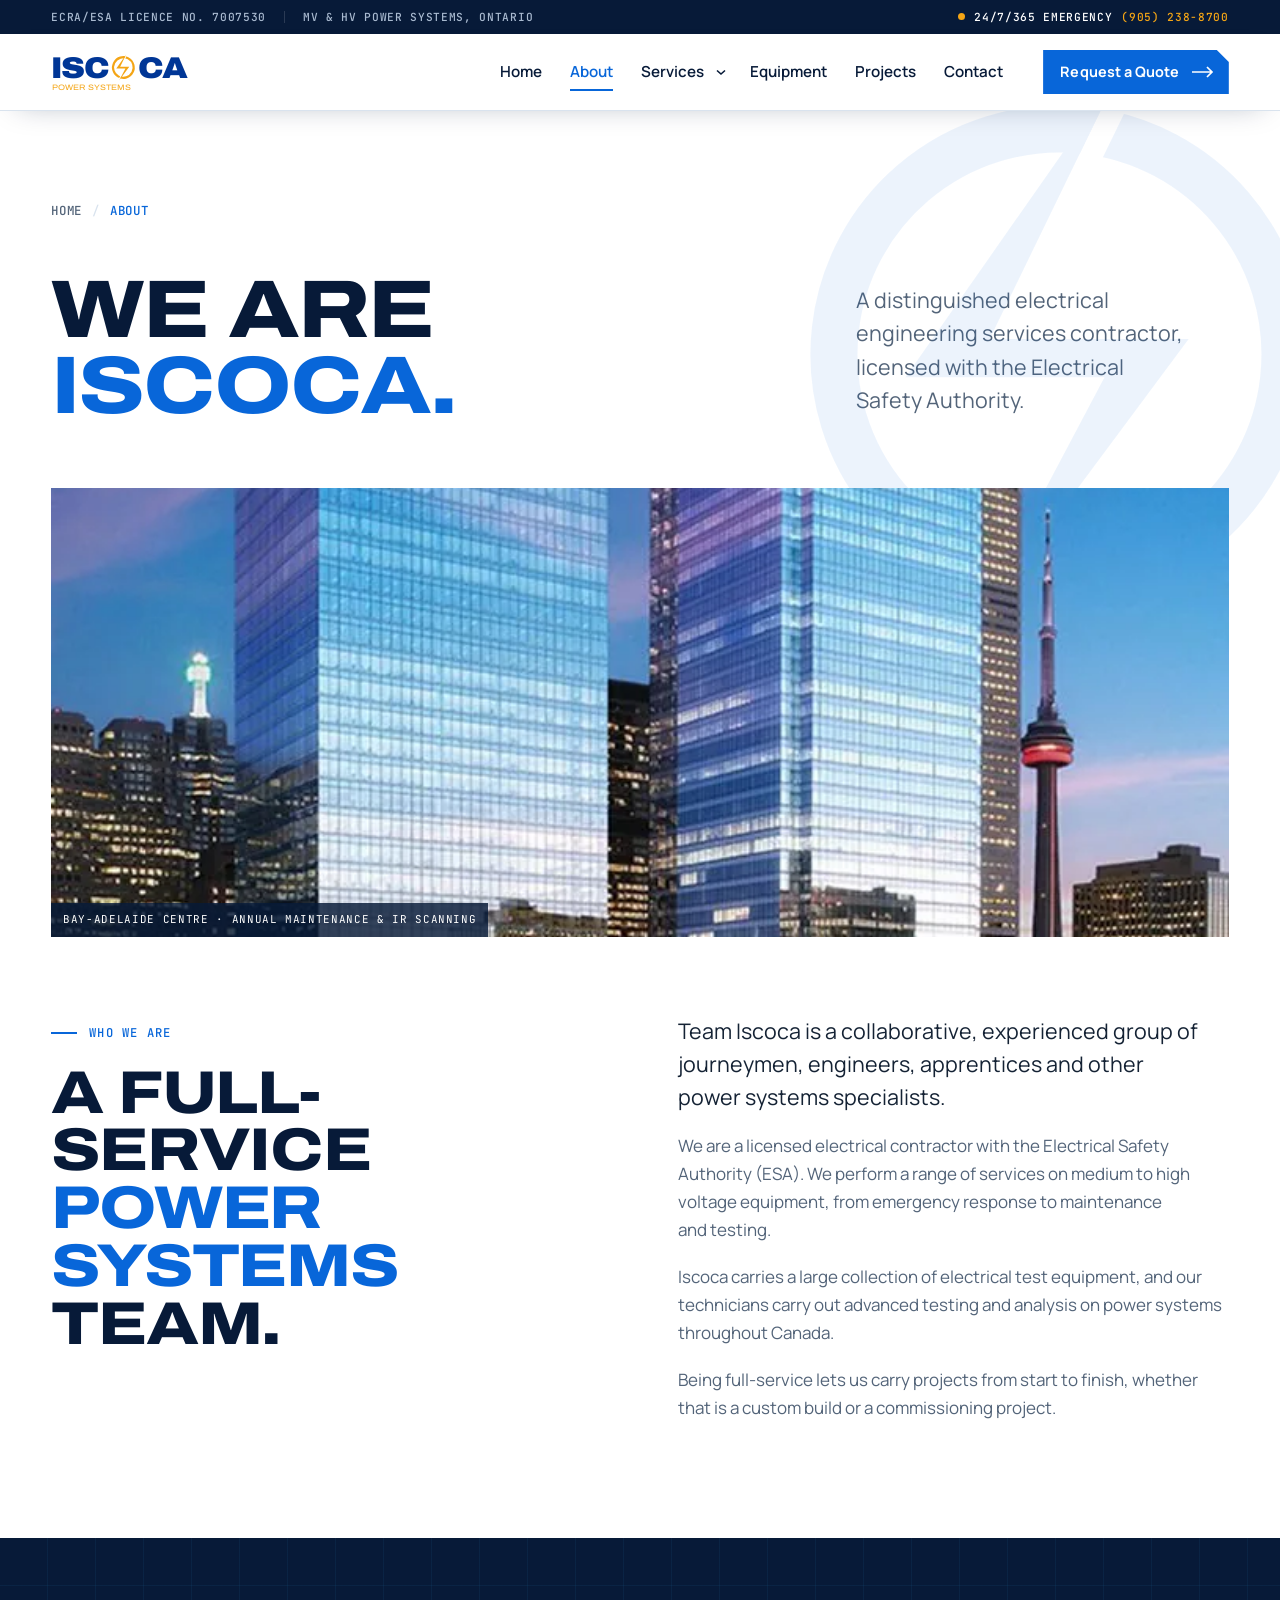
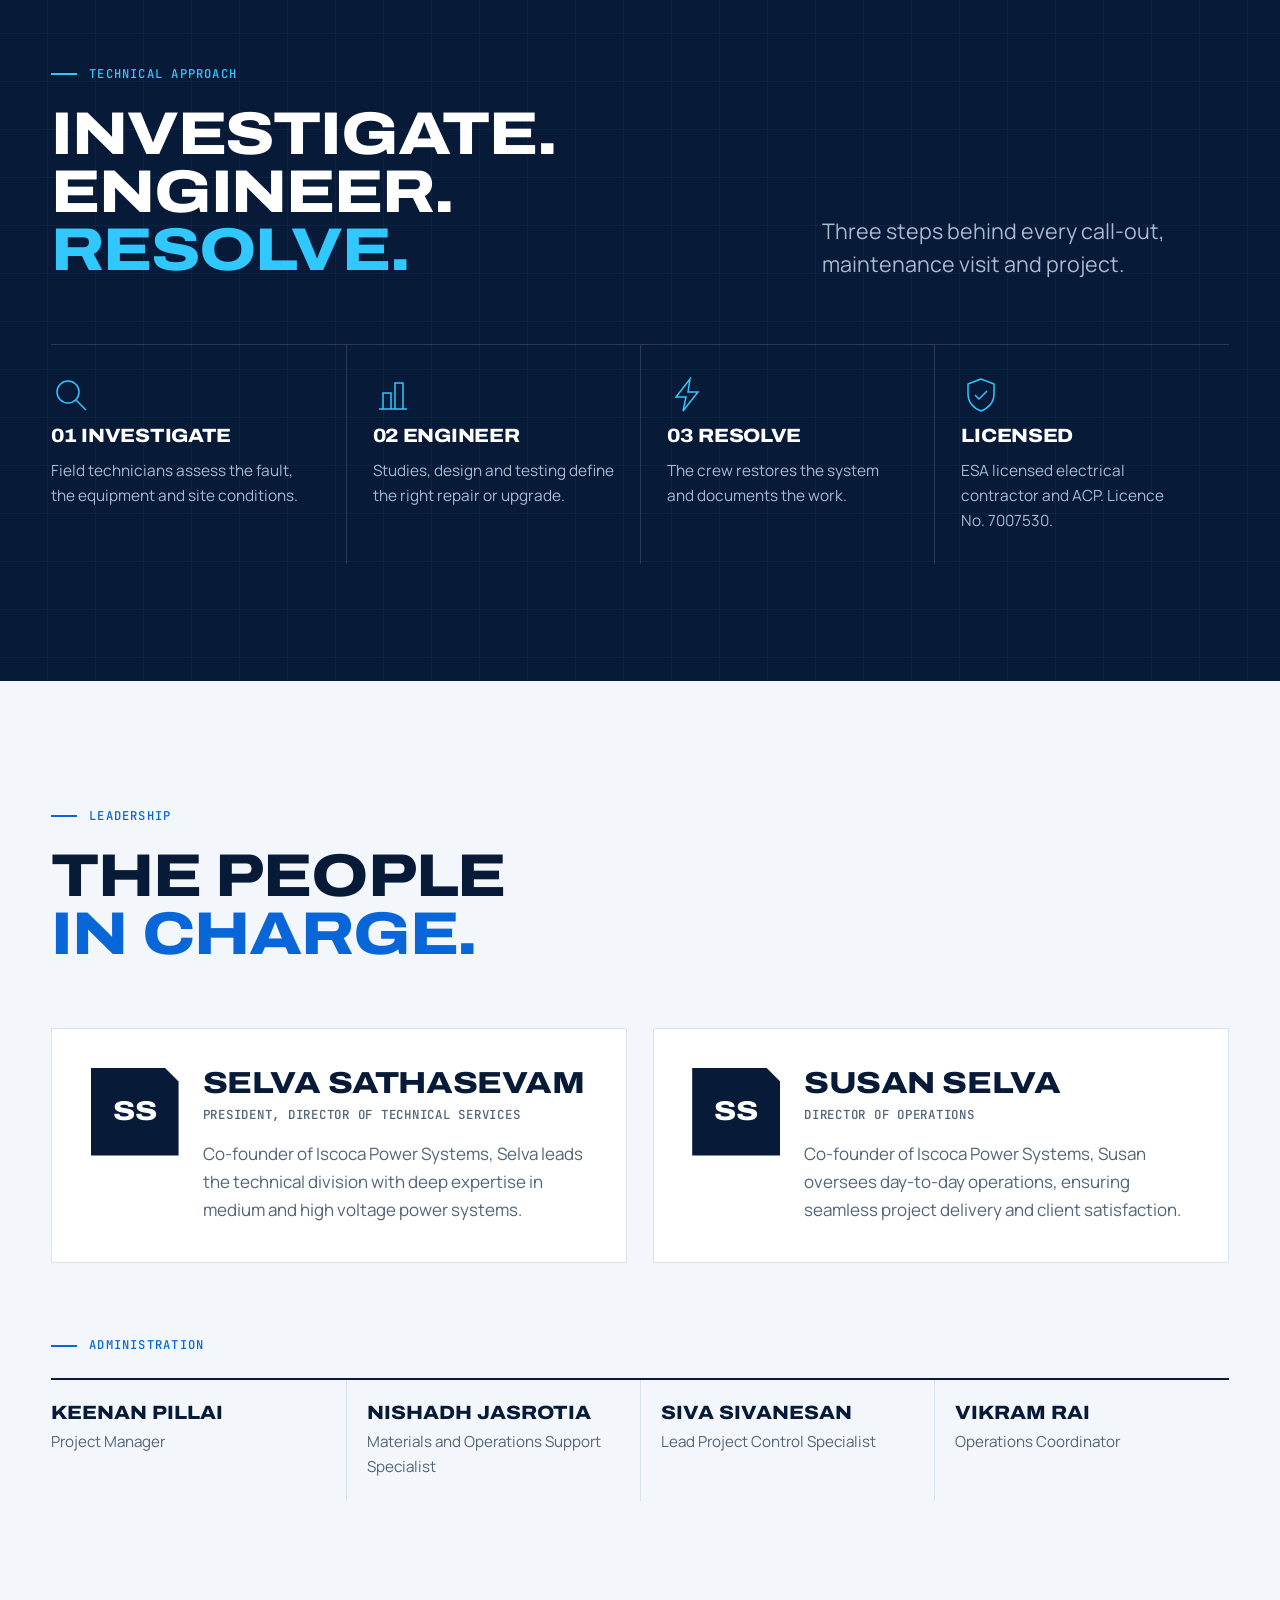
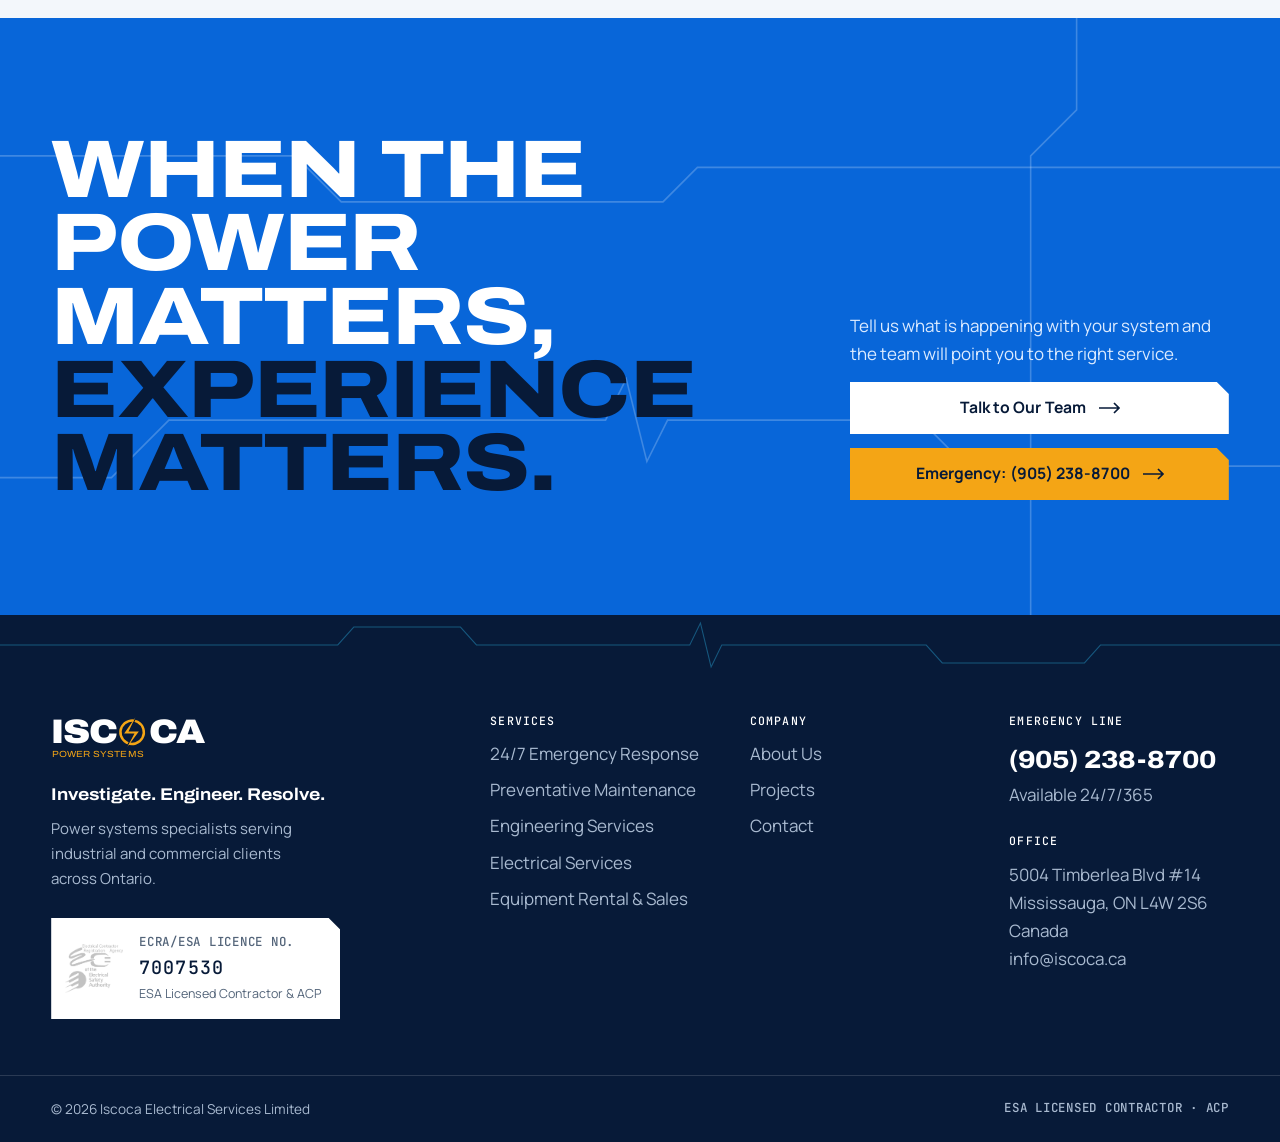
<file: about-us.html>
<!doctype html>
<html lang="en-CA">
<head>
<meta charset="utf-8">
<meta name="viewport" content="width=device-width, initial-scale=1, viewport-fit=cover">
<meta name="claude:viewport-fit-sides" content="cover">
<title>About Iscoca | ESA Licensed Electrical Engineering Contractor</title>
<meta name="description" content="Iscoca is an ESA licensed electrical engineering services contractor: journeymen, engineers and power systems specialists working on medium and high voltage equipment.">
<link rel="canonical" href="https://www.iscoca.ca/about-us.html">
<meta property="og:type" content="website">
<meta property="og:site_name" content="Iscoca Electrical Services Limited">
<meta property="og:url" content="https://www.iscoca.ca/about-us.html">
<meta property="og:title" content="About Iscoca | ESA Licensed Electrical Engineering Contractor">
<meta property="og:description" content="Iscoca is an ESA licensed electrical engineering services contractor: journeymen, engineers and power systems specialists working on medium and high voltage equipment.">
<meta property="og:image" content="https://www.iscoca.ca/assets/img/og-image.jpg">
<meta name="twitter:card" content="summary_large_image">
<meta name="theme-color" content="#0866D9">
<link rel="icon" href="assets/img/brand/iscoca-mark.svg" type="image/svg+xml">
<link rel="preconnect" href="https://fonts.googleapis.com">
<link rel="preconnect" href="https://fonts.gstatic.com" crossorigin>
<link rel="stylesheet" href="https://fonts.googleapis.com/css2?family=Archivo:wdth,wght@100..125,400..900&family=Manrope:wght@400..700&family=JetBrains+Mono:wght@400;500&display=swap">
<link rel="stylesheet" href="assets/css/site.css">
<script>
(function(){var d=document.documentElement;d.classList.add('js');
var rm=window.matchMedia&&matchMedia('(prefers-reduced-motion: reduce)').matches,seen=true;
try{seen=sessionStorage.getItem('isc-intro')==='1';}catch(e){seen=true;}
if(!rm&&!seen&&!navigator.webdriver){d.classList.add('intro-on');}})();
</script>
<script type="application/ld+json">{"@context": "https://schema.org", "@type": "ElectricalContractor", "name": "Iscoca Electrical Services Limited", "alternateName": "ISCOCA Power Systems", "url": "https://www.iscoca.ca/", "logo": "https://www.iscoca.ca/assets/img/brand/iscoca-mark.svg", "telephone": "+19052388700", "email": "info@iscoca.ca", "address": {"@type": "PostalAddress", "streetAddress": "5004 Timberlea Blvd #14", "addressLocality": "Mississauga", "addressRegion": "ON", "postalCode": "L4W 2S6", "addressCountry": "CA"}, "areaServed": {"@type": "AdministrativeArea", "name": "Ontario, Canada"}, "openingHours": "Mo-Su 00:00-24:00", "slogan": "Investigate. Engineer. Resolve."}</script><script type="application/ld+json">{"@context": "https://schema.org", "@type": "BreadcrumbList", "itemListElement": [{"@type": "ListItem", "position": 1, "name": "Home", "item": "https://www.iscoca.ca/"}, {"@type": "ListItem", "position": 2, "name": "About", "item": "https://www.iscoca.ca/about-us.html"}]}</script>

</head>
<body class="page-about">
<svg class="sprite" aria-hidden="true" focusable="false" width="0" height="0">
  <defs>
    <mask id="isc-gap" maskUnits="userSpaceOnUse" x="0" y="0" width="100" height="100">
      <rect width="100" height="100" fill="#fff"/>
      <polygon points="59.75,1.9 37.65,47.4 41.07,49.06 63.17,3.56" fill="#000"/>
      <polygon points="57.15,53.9 33.75,98.1 30.39,96.32 53.79,52.12" fill="#000"/>
    </mask>
    <radialGradient id="isc-glow" cx="50%" cy="50%" r="50%">
      <stop offset="0" stop-color="#FFE7A8" stop-opacity=".85"/>
      <stop offset=".45" stop-color="#F4A515" stop-opacity=".25"/>
      <stop offset="1" stop-color="#F4A515" stop-opacity="0"/>
    </radialGradient>
  </defs>
</svg>
<div class="intro" id="intro" aria-hidden="true">
  <svg class="intro__circuit" viewBox="0 0 1600 900" preserveAspectRatio="xMidYMid slice">
    <g fill="none" stroke-width="1.2">
      <path d="M-20 180H340l40 40h300"/><path d="M1620 720H1260l-40-40H900"/>
      <path d="M-20 640H220l60-60h180l30 30h120"/><path d="M1620 260H1380l-60 60h-180l-30-30h-120"/>
      <path d="M520 -20V110l40 40v90"/><path d="M1080 920V790l-40-40v-90"/>
      <path d="M180 900V760h140"/><path d="M1420 0v140h-140"/>
    </g>
    <g class="intro__nodes"><circle cx="680" cy="220" r="4"/><circle cx="900" cy="680" r="4"/><circle cx="610" cy="610" r="4"/><circle cx="990" cy="290" r="4"/><circle cx="560" cy="240" r="4"/><circle cx="1040" cy="660" r="4"/></g>
  </svg>
  <div class="intro__stage">
    <svg class="intro__pulse" viewBox="0 0 200 200"><circle cx="100" cy="100" r="98" fill="url(#isc-glow)"/></svg>
    <span class="lockup"><span class="lockup__word"><span class="lockup__w"><span class="lockup__l">I</span><span class="lockup__l">S</span><span class="lockup__l">C</span></span><span class="lockup__o"><svg class="mk lockup__mark" viewBox="0 0 100 100" aria-hidden="true" focusable="false"><g mask="url(#isc-gap)"><circle class="mk__ring" cx="49.5" cy="50" r="38.3" pathLength="100" transform="rotate(-62 49.5 50)"/></g><polygon class="mk__bolt" points="59.75,1.9 37.65,47.4 71.45,47.4 33.75,98.1 57.15,53.9 23.35,53.9"/><polygon class="mk__trace" points="59.75,1.9 37.65,47.4 71.45,47.4 33.75,98.1 57.15,53.9 23.35,53.9" pathLength="100"/></svg></span><span class="lockup__w"><span class="lockup__l">C</span><span class="lockup__l">A</span></span></span><span class="lockup__sub"><span class="lockup__s">P</span><span class="lockup__s">O</span><span class="lockup__s">W</span><span class="lockup__s">E</span><span class="lockup__s">R</span><span class="lockup__s">&nbsp;</span><span class="lockup__s">S</span><span class="lockup__s">Y</span><span class="lockup__s">S</span><span class="lockup__s">T</span><span class="lockup__s">E</span><span class="lockup__s">M</span><span class="lockup__s">S</span></span></span>
    <p class="intro__tag mono" aria-hidden="true"><span>Investigate.</span> <span>Engineer.</span> <span>Resolve.</span></p>
  </div>
  <button class="intro__skip mono" type="button">Skip intro</button>
</div>
<div class="veil" id="veil" aria-hidden="true">
  <div class="veil__lead"></div>
  <div class="veil__panel">
    <div class="veil__grid"></div>
    <svg class="mk veil__mark" viewBox="0 0 100 100" aria-hidden="true" focusable="false"><g mask="url(#isc-gap)"><circle class="mk__ring" cx="49.5" cy="50" r="38.3" pathLength="100" transform="rotate(-62 49.5 50)"/></g><polygon class="mk__bolt" points="59.75,1.9 37.65,47.4 71.45,47.4 33.75,98.1 57.15,53.9 23.35,53.9"/><polygon class="mk__trace" points="59.75,1.9 37.65,47.4 71.45,47.4 33.75,98.1 57.15,53.9 23.35,53.9" pathLength="100"/></svg>
  </div>
</div>
<div class="sr" aria-live="polite" id="route-announcer"></div>
<div id="app" data-page="about" data-body="page-about"><a class="skip" href="#main">Skip to content</a>
<header class="hdr" data-hdr>
  <div class="hdr__strip">
    <div class="wrap hdr__strip-in">
      <span class="mono">ECRA/ESA Licence No. 7007530</span>
      <span class="hdr__strip-sep" aria-hidden="true"></span>
      <span class="mono hide-sm">MV &amp; HV power systems, Ontario</span>
      <a class="hdr__strip-tel mono" href="tel:+19052388700"><span class="live" aria-hidden="true"></span>24/7/365 Emergency <b>(905) 238-8700</b></a>
    </div>
  </div>
  <div class="hdr__bar">
    <div class="wrap hdr__in">
      <a class="brand" href="index.html" aria-label="ISCOCA Power Systems, home"><span class="lockup"><span class="lockup__word"><span class="lockup__w">ISC</span><span class="lockup__o"><svg class="mk lockup__mark" viewBox="0 0 100 100" aria-hidden="true" focusable="false"><g mask="url(#isc-gap)"><circle class="mk__ring" cx="49.5" cy="50" r="38.3" pathLength="100" transform="rotate(-62 49.5 50)"/></g><polygon class="mk__bolt" points="59.75,1.9 37.65,47.4 71.45,47.4 33.75,98.1 57.15,53.9 23.35,53.9"/><polygon class="mk__trace" points="59.75,1.9 37.65,47.4 71.45,47.4 33.75,98.1 57.15,53.9 23.35,53.9" pathLength="100"/></svg></span><span class="lockup__w">CA</span></span><span class="lockup__sub">POWER SYSTEMS</span></span></a>
      <nav class="nav" aria-label="Primary">
        <ul class="nav__list">
          <li><a class="nav__a" data-nav="home" href="index.html">Home</a></li>
          <li><a class="nav__a" data-nav="about" href="about-us.html">About</a></li>
          <li class="nav__dd">
            <a class="nav__a" data-nav="services" href="services.html">Services</a>
            <button class="nav__dd-btn" type="button" aria-expanded="false" aria-controls="dd-services"><span class="sr">Show service pages</span><svg viewBox="0 0 12 12" aria-hidden="true"><path d="M2 4.5 6 8l4-3.5" fill="none" stroke="currentColor" stroke-width="1.6"/></svg></button>
            <div class="dd" id="dd-services">
              <div class="dd__grid">
                <a class="dd__item" href="our-services/24-7-emergency.html"><span class="dd__k mono">24/7</span><span class="dd__t">Emergency Response &amp; Repairs</span><span class="dd__d">Field crews on call every hour of the year.</span></a>
                <a class="dd__item" href="our-services/preventative-maintenance.html"><span class="dd__k mono">PM</span><span class="dd__t">Preventative Maintenance</span><span class="dd__d">Scheduled testing for equipment rated 600V and above.</span></a>
                <a class="dd__item" href="our-services/engineering-services.html"><span class="dd__k mono">ENG</span><span class="dd__t">Engineering Services</span><span class="dd__d">Design, coordination, arc flash and ground grid studies.</span></a>
                <a class="dd__item" href="our-services/electrical-services.html"><span class="dd__k mono">ELEC</span><span class="dd__t">Electrical Services</span><span class="dd__d">Projects, generators, tap boxes and power monitoring.</span></a>
                <a class="dd__item" href="rental.html"><span class="dd__k mono">EQP</span><span class="dd__t">Equipment Rental &amp; Sales</span><span class="dd__d">Transformers, switchgear, temporary power and parts.</span></a>
              </div>
              <a class="dd__all" href="services.html">All services <svg viewBox="0 0 20 12" aria-hidden="true"><path d="M0 6h18M13 1l5 5-5 5" fill="none" stroke="currentColor" stroke-width="1.6"/></svg></a>
            </div>
          </li>
          <li><a class="nav__a" data-nav="rental" href="rental.html">Equipment</a></li>
          <li><a class="nav__a" data-nav="projects" href="projects.html">Projects</a></li>
          <li><a class="nav__a" data-nav="contact" href="contact.html">Contact</a></li>
        </ul>
      </nav>
      <a class="btn btn--blue btn--sm hdr__quote" href="contact.html"><span>Request a Quote</span><svg class="arw" viewBox="0 0 22 12" aria-hidden="true"><path d="M0 6h20M15 1l5 5-5 5" fill="none" stroke="currentColor" stroke-width="1.7"/></svg></a>
      <button class="burger" type="button" aria-expanded="false" aria-controls="mnav"><span class="burger__lines" aria-hidden="true"><i></i><i></i></span><span class="burger__label">Menu</span></button>
    </div>
  </div>
</header>
<div class="mnav" id="mnav" hidden>
  <div class="mnav__in">
    <nav aria-label="Mobile">
      <ul class="mnav__list">
        <li><a data-nav="home" href="index.html">Home</a></li>
        <li><a data-nav="about" href="about-us.html">About</a></li>
        <li><a data-nav="services" href="services.html">Services</a>
          <ul class="mnav__sub">
            <li><a href="our-services/24-7-emergency.html">24/7 Emergency Response</a></li>
            <li><a href="our-services/preventative-maintenance.html">Preventative Maintenance</a></li>
            <li><a href="our-services/engineering-services.html">Engineering Services</a></li>
            <li><a href="our-services/electrical-services.html">Electrical Services</a></li>
          </ul>
        </li>
        <li><a data-nav="rental" href="rental.html">Equipment</a></li>
        <li><a data-nav="projects" href="projects.html">Projects</a></li>
        <li><a data-nav="contact" href="contact.html">Contact</a></li>
      </ul>
    </nav>
    <div class="mnav__foot">
      <a class="btn btn--amber" href="tel:+19052388700"><span>Emergency: (905) 238-8700</span><svg class="arw" viewBox="0 0 22 12" aria-hidden="true"><path d="M0 6h20M15 1l5 5-5 5" fill="none" stroke="currentColor" stroke-width="1.7"/></svg></a>
      <a class="btn btn--line-light" href="contact.html"><span>Request a Quote</span><svg class="arw" viewBox="0 0 22 12" aria-hidden="true"><path d="M0 6h20M15 1l5 5-5 5" fill="none" stroke="currentColor" stroke-width="1.7"/></svg></a>
      <p class="mono">ECRA/ESA Licence No. 7007530</p>
    </div>
  </div>
</div>
<main id="main" tabindex="-1"><section class="phero">
  <div class="phero__mark" aria-hidden="true"><svg class="mk" viewBox="0 0 100 100" aria-hidden="true" focusable="false"><g mask="url(#isc-gap)"><circle class="mk__ring" cx="49.5" cy="50" r="38.3" pathLength="100" transform="rotate(-62 49.5 50)"/></g><polygon class="mk__bolt" points="59.75,1.9 37.65,47.4 71.45,47.4 33.75,98.1 57.15,53.9 23.35,53.9"/><polygon class="mk__trace" points="59.75,1.9 37.65,47.4 71.45,47.4 33.75,98.1 57.15,53.9 23.35,53.9" pathLength="100"/></svg></div>
  <div class="wrap">
    <ol class="phero__crumbs mono"><li><a href="index.html">Home</a></li><li aria-current="page">About</li></ol>
    <div class="phero__grid">
      <h1 class="h1"><span class="ln">We</span> <span class="ln">are</span> <span class="ln hl">Iscoca.</span></h1>
      <div class="phero__aside"><p class="lead">A distinguished electrical engineering services contractor, licensed with the Electrical Safety Authority.</p></div>
    </div>
    <div class="phero__band plate"><img src="assets/img/projects/project-bay-adelaide.webp" width="750" height="530" alt="Bay-Adelaide Centre towers, an ISCOCA maintenance client, at dusk"  style="width:100%;height:100%"><span class="plate__cap">Bay-Adelaide Centre · annual maintenance &amp; IR scanning</span></div>
  </div>
</section>
<section class="sec" style="padding-top:0">
  <div class="wrap split split--top">
    <div><p class="eyebrow">Who we are</p><h2 class="h2 up" data-rv>A full-service <span class="hl">power systems</span> team.</h2></div>
    <div class="prose" data-rv>
      <p class="lead" style="color:var(--charcoal)">Team Iscoca is a collaborative, experienced group of journeymen, engineers, apprentices and other power systems specialists.</p>
      <p>We are a licensed electrical contractor with the Electrical Safety Authority (ESA). We perform a range of services on medium to high voltage equipment, from emergency response to maintenance and testing.</p>
      <p>Iscoca carries a large collection of electrical test equipment, and our technicians carry out advanced testing and analysis on power systems throughout Canada.</p>
      <p>Being full-service lets us carry projects from start to finish, whether that is a custom build or a commissioning project.</p>
    </div>
  </div>
</section>
<section class="sec sec--navy grid-bg">
  <div class="wrap">
    <div class="sec-head"><div><p class="eyebrow">Technical approach</p><h2 class="h2 up" data-rv>Investigate. Engineer. <span class="hl">Resolve.</span></h2></div><p class="lead" data-rv>Three steps behind every call-out, maintenance visit and project.</p></div>
    <div class="mini">
      <div class="mini__i" data-rv><svg viewBox="0 0 40 40" aria-hidden="true"><circle cx="17" cy="17" r="11"/><path d="m25 25 10 10"/></svg><h3>01 Investigate</h3><p>Field technicians assess the fault, the equipment and site conditions.</p></div>
      <div class="mini__i" data-rv><svg viewBox="0 0 40 40" aria-hidden="true"><path d="M6 34h28M10 34V18h8v16M22 34V8h8v26"/></svg><h3>02 Engineer</h3><p>Studies, design and testing define the right repair or upgrade.</p></div>
      <div class="mini__i" data-rv><svg viewBox="0 0 40 40" aria-hidden="true"><path d="M23 4 9 22h10l-3 14 15-19H21z"/></svg><h3>03 Resolve</h3><p>The crew restores the system and documents the work.</p></div>
      <div class="mini__i" data-rv><svg viewBox="0 0 40 40" aria-hidden="true"><path d="M20 4 7 9v10c0 8 5.5 14.5 13 17 7.5-2.5 13-9 13-17V9z"/><path d="m14 20 4 4 8-8"/></svg><h3>Licensed</h3><p>ESA licensed electrical contractor and ACP. Licence No. 7007530.</p></div>
    </div>
  </div>
</section>
<section class="sec sec--sheet">
  <div class="wrap">
    <div class="sec-head"><div><p class="eyebrow">Leadership</p><h2 class="h2 up" data-rv>The people <span class="hl">in charge.</span></h2></div></div>
    <div class="people">
      <article class="person" data-rv><span class="person__mono" aria-hidden="true">SS</span><div><h3>Selva Sathasevam</h3><p class="person__role mono">President, Director of Technical Services</p><p>Co-founder of Iscoca Power Systems, Selva leads the technical division with deep expertise in medium and high voltage power systems.</p></div></article>
      <article class="person" data-rv style="--d:.1s"><span class="person__mono" aria-hidden="true">SS</span><div><h3>Susan Selva</h3><p class="person__role mono">Director of Operations</p><p>Co-founder of Iscoca Power Systems, Susan oversees day-to-day operations, ensuring seamless project delivery and client satisfaction.</p></div></article>
    </div>
    <p class="eyebrow" style="margin-top:72px">Administration</p>
    <ul class="staff" data-rv>
      <li><b>Keenan Pillai</b><span>Project Manager</span></li>
      <li><b>Nishadh Jasrotia</b><span>Materials and Operations Support Specialist</span></li>
      <li><b>Siva Sivanesan</b><span>Lead Project Control Specialist</span></li>
      <li><b>Vikram Rai</b><span>Operations Coordinator</span></li>
    </ul>
  </div>
</section>
<section class="cta" aria-labelledby="cta-h">
  <svg class="cta__lines" viewBox="0 0 1440 520" preserveAspectRatio="xMidYMid slice" aria-hidden="true">
    <path d="M-10 120H420l40 40h280l30-30h680"/>
    <path d="M-10 400H260l50-50h380l18-36 18 72 18-36h220l40 40h446"/>
    <path class="cta__spark" pathLength="1460" d="M-10 400H260l50-50h380l18-36 18 72 18-36h220l40 40h446"/>
    <path d="M1100 -10V80l-40 40v400"/>
  </svg>
  <div class="wrap cta__in">
    <h2 id="cta-h" data-rv="line"><span class="ln">When</span> <span class="ln">the</span> <span class="ln">power</span> <span class="ln">matters,</span> <span class="ln hl">experience</span> <span class="ln hl">matters.</span></h2>
    <div class="cta__side" data-rv>
      <p>Tell us what is happening with your system and the team will point you to the right service.</p>
      <a class="btn btn--white" href="contact.html"><span>Talk to Our Team</span><svg class="arw" viewBox="0 0 22 12" aria-hidden="true"><path d="M0 6h20M15 1l5 5-5 5" fill="none" stroke="currentColor" stroke-width="1.7"/></svg></a>
      <a class="btn btn--amber" href="tel:+19052388700"><span>Emergency: (905) 238-8700</span><svg class="arw" viewBox="0 0 22 12" aria-hidden="true"><path d="M0 6h20M15 1l5 5-5 5" fill="none" stroke="currentColor" stroke-width="1.7"/></svg></a>
    </div>
  </div>
</section>

</main><footer class="ftr">
  <div class="ftr__line" aria-hidden="true">
    <svg viewBox="0 0 1440 60" preserveAspectRatio="none"><path class="ftr__trace" d="M0 30H380l18-18h120l18 18h240l12-22 12 44 12-22h230l18 18h160l18-18H1440" fill="none"/></svg>
  </div>
  <div class="wrap ftr__in">
    <div class="ftr__brand">
      <a class="brand brand--light" href="index.html" aria-label="ISCOCA Power Systems, home"><span class="lockup"><span class="lockup__word"><span class="lockup__w">ISC</span><span class="lockup__o"><svg class="mk lockup__mark" viewBox="0 0 100 100" aria-hidden="true" focusable="false"><g mask="url(#isc-gap)"><circle class="mk__ring" cx="49.5" cy="50" r="38.3" pathLength="100" transform="rotate(-62 49.5 50)"/></g><polygon class="mk__bolt" points="59.75,1.9 37.65,47.4 71.45,47.4 33.75,98.1 57.15,53.9 23.35,53.9"/><polygon class="mk__trace" points="59.75,1.9 37.65,47.4 71.45,47.4 33.75,98.1 57.15,53.9 23.35,53.9" pathLength="100"/></svg></span><span class="lockup__w">CA</span></span><span class="lockup__sub">POWER SYSTEMS</span></span></a>
      <p class="ftr__tag">Investigate. Engineer. Resolve.</p>
      <p class="ftr__about">Power systems specialists serving industrial and commercial clients across Ontario.</p>
      <div class="ftr__badge">
        <img src="assets/img/brand/original-badge-esa.png" width="151" height="127" alt="Electrical Contractor Registration Agency of the Electrical Safety Authority" loading="lazy">
        <div><span class="mono">ECRA/ESA Licence No.</span><b class="mono">7007530</b><span>ESA Licensed Contractor &amp; ACP</span></div>
      </div>
    </div>
    <div class="ftr__col">
      <h2 class="ftr__h mono">Services</h2>
      <ul>
        <li><a href="our-services/24-7-emergency.html">24/7 Emergency Response</a></li>
        <li><a href="our-services/preventative-maintenance.html">Preventative Maintenance</a></li>
        <li><a href="our-services/engineering-services.html">Engineering Services</a></li>
        <li><a href="our-services/electrical-services.html">Electrical Services</a></li>
        <li><a href="rental.html">Equipment Rental &amp; Sales</a></li>
      </ul>
    </div>
    <div class="ftr__col">
      <h2 class="ftr__h mono">Company</h2>
      <ul>
        <li><a href="about-us.html">About Us</a></li>
        <li><a href="projects.html">Projects</a></li>
        <li><a href="contact.html">Contact</a></li>
      </ul>
    </div>
    <div class="ftr__col ftr__col--contact">
      <h2 class="ftr__h mono">Emergency line</h2>
      <a class="ftr__tel" href="tel:+19052388700">(905) 238-8700</a>
      <p>Available 24/7/365</p>
      <h2 class="ftr__h mono">Office</h2>
      <address>5004 Timberlea Blvd #14<br>Mississauga, ON L4W 2S6<br>Canada</address>
      <p><a href="mailto:info@iscoca.ca">info@iscoca.ca</a></p>
    </div>
  </div>
  <div class="wrap ftr__base">
    <span>&copy; <span data-year>2026</span> Iscoca Electrical Services Limited</span>
    <span class="mono">ESA Licensed Contractor &middot; ACP</span>
  </div>
</footer>
</div><script src="assets/js/site.js" defer></script>
</body>
</html>
</file>
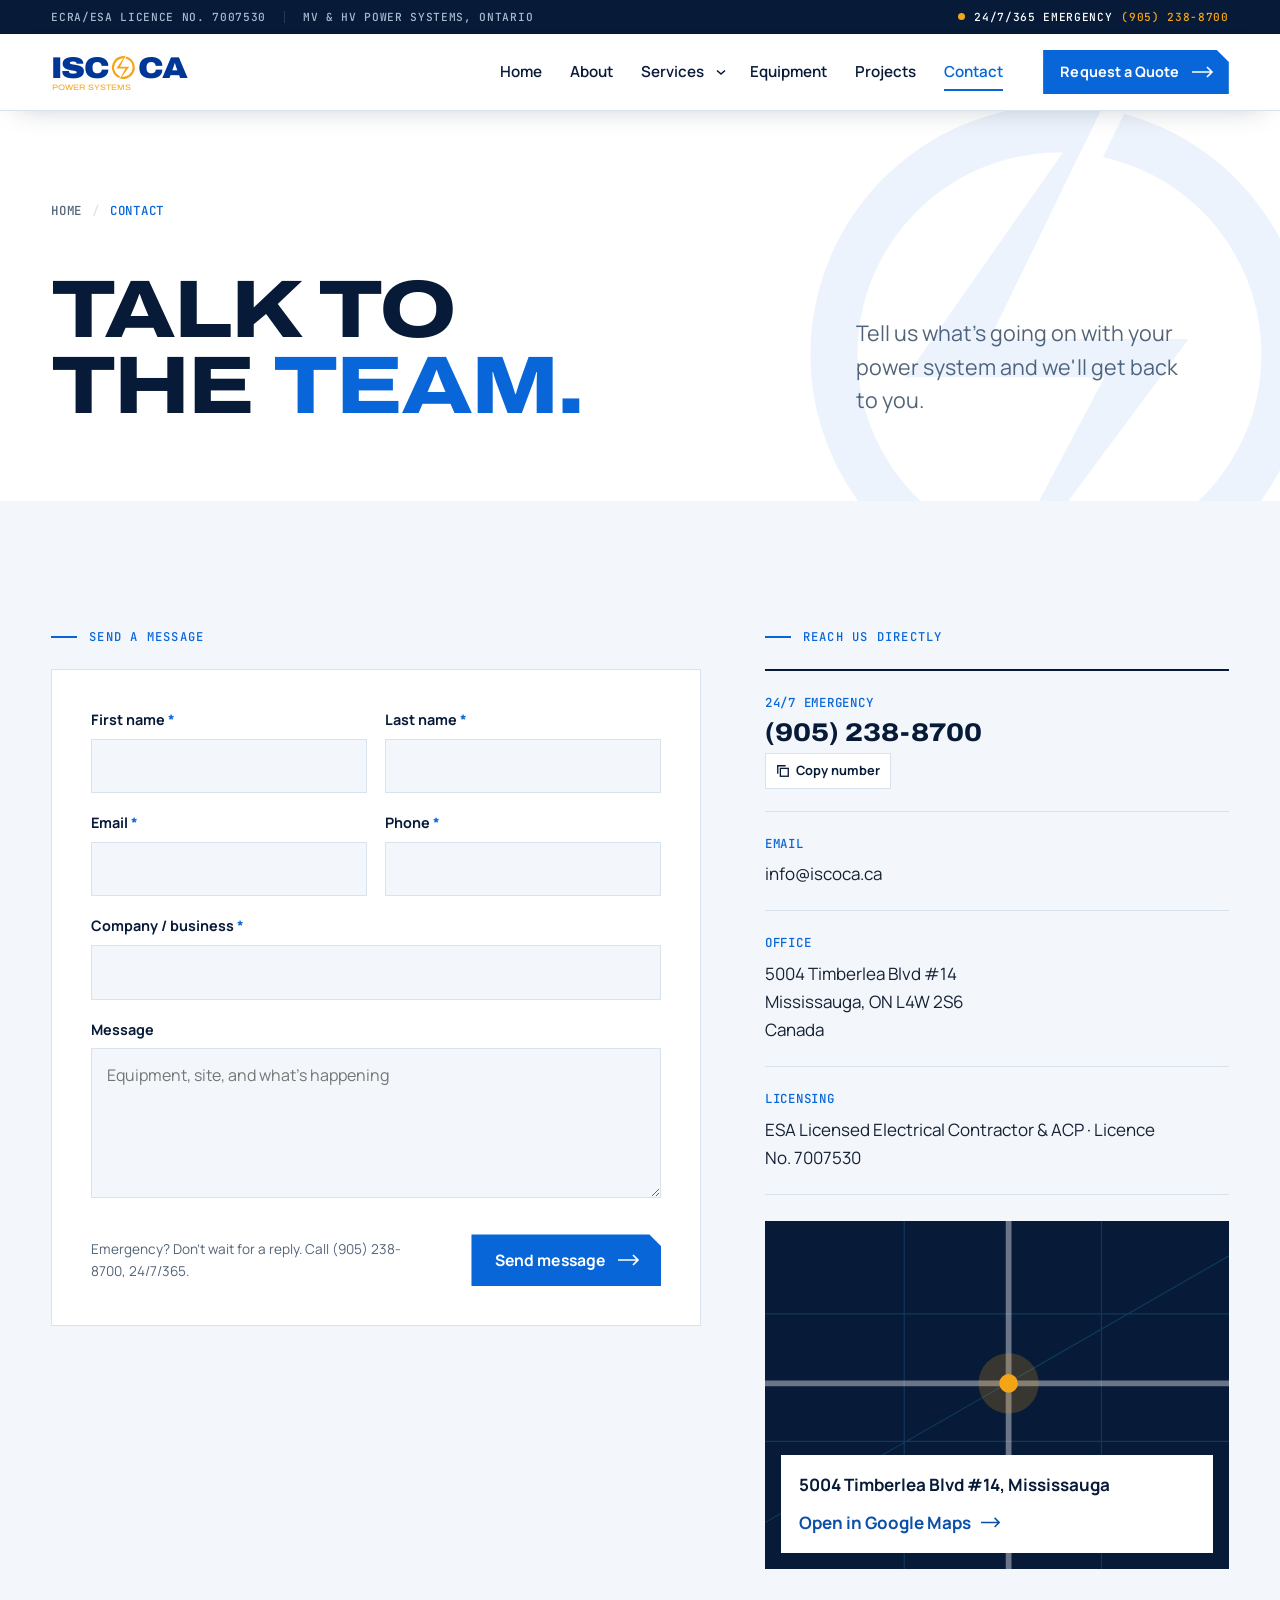
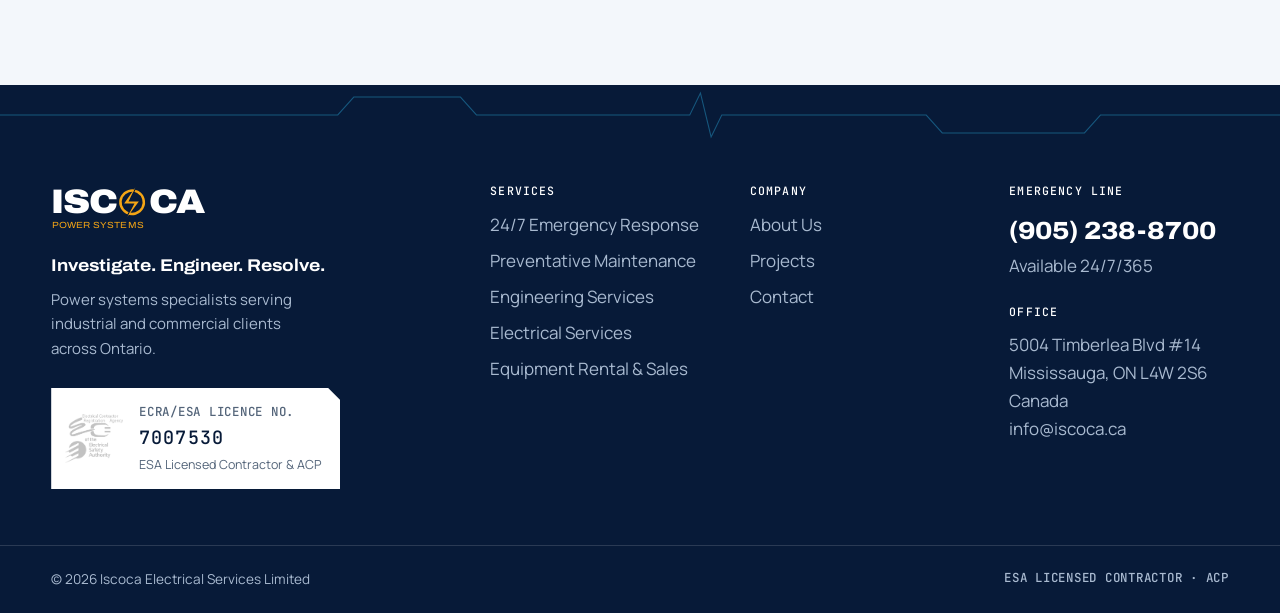
<file: contact.html>
<!doctype html>
<html lang="en-CA">
<head>
<meta charset="utf-8">
<meta name="viewport" content="width=device-width, initial-scale=1, viewport-fit=cover">
<meta name="claude:viewport-fit-sides" content="cover">
<title>Contact Iscoca | 24/7 Emergency (905) 238-8700 | Mississauga</title>
<meta name="description" content="Contact Iscoca Electrical Services, 5004 Timberlea Blvd #14, Mississauga. 24/7 emergency line (905) 238-8700.">
<link rel="canonical" href="https://www.iscoca.ca/contact.html">
<meta property="og:type" content="website">
<meta property="og:site_name" content="Iscoca Electrical Services Limited">
<meta property="og:url" content="https://www.iscoca.ca/contact.html">
<meta property="og:title" content="Contact Iscoca | 24/7 Emergency (905) 238-8700 | Mississauga">
<meta property="og:description" content="Contact Iscoca Electrical Services, 5004 Timberlea Blvd #14, Mississauga. 24/7 emergency line (905) 238-8700.">
<meta property="og:image" content="https://www.iscoca.ca/assets/img/og-image.jpg">
<meta name="twitter:card" content="summary_large_image">
<meta name="theme-color" content="#0866D9">
<link rel="icon" href="assets/img/brand/iscoca-mark.svg" type="image/svg+xml">
<link rel="preconnect" href="https://fonts.googleapis.com">
<link rel="preconnect" href="https://fonts.gstatic.com" crossorigin>
<link rel="stylesheet" href="https://fonts.googleapis.com/css2?family=Archivo:wdth,wght@100..125,400..900&family=Manrope:wght@400..700&family=JetBrains+Mono:wght@400;500&display=swap">
<link rel="stylesheet" href="assets/css/site.css">
<script>
(function(){var d=document.documentElement;d.classList.add('js');
var rm=window.matchMedia&&matchMedia('(prefers-reduced-motion: reduce)').matches,seen=true;
try{seen=sessionStorage.getItem('isc-intro')==='1';}catch(e){seen=true;}
if(!rm&&!seen&&!navigator.webdriver){d.classList.add('intro-on');}})();
</script>
<script type="application/ld+json">{"@context": "https://schema.org", "@type": "ElectricalContractor", "name": "Iscoca Electrical Services Limited", "alternateName": "ISCOCA Power Systems", "url": "https://www.iscoca.ca/", "logo": "https://www.iscoca.ca/assets/img/brand/iscoca-mark.svg", "telephone": "+19052388700", "email": "info@iscoca.ca", "address": {"@type": "PostalAddress", "streetAddress": "5004 Timberlea Blvd #14", "addressLocality": "Mississauga", "addressRegion": "ON", "postalCode": "L4W 2S6", "addressCountry": "CA"}, "areaServed": {"@type": "AdministrativeArea", "name": "Ontario, Canada"}, "openingHours": "Mo-Su 00:00-24:00", "slogan": "Investigate. Engineer. Resolve."}</script><script type="application/ld+json">{"@context": "https://schema.org", "@type": "BreadcrumbList", "itemListElement": [{"@type": "ListItem", "position": 1, "name": "Home", "item": "https://www.iscoca.ca/"}, {"@type": "ListItem", "position": 2, "name": "Contact", "item": "https://www.iscoca.ca/contact.html"}]}</script>

</head>
<body class="page-contact">
<svg class="sprite" aria-hidden="true" focusable="false" width="0" height="0">
  <defs>
    <mask id="isc-gap" maskUnits="userSpaceOnUse" x="0" y="0" width="100" height="100">
      <rect width="100" height="100" fill="#fff"/>
      <polygon points="59.75,1.9 37.65,47.4 41.07,49.06 63.17,3.56" fill="#000"/>
      <polygon points="57.15,53.9 33.75,98.1 30.39,96.32 53.79,52.12" fill="#000"/>
    </mask>
    <radialGradient id="isc-glow" cx="50%" cy="50%" r="50%">
      <stop offset="0" stop-color="#FFE7A8" stop-opacity=".85"/>
      <stop offset=".45" stop-color="#F4A515" stop-opacity=".25"/>
      <stop offset="1" stop-color="#F4A515" stop-opacity="0"/>
    </radialGradient>
  </defs>
</svg>
<div class="intro" id="intro" aria-hidden="true">
  <svg class="intro__circuit" viewBox="0 0 1600 900" preserveAspectRatio="xMidYMid slice">
    <g fill="none" stroke-width="1.2">
      <path d="M-20 180H340l40 40h300"/><path d="M1620 720H1260l-40-40H900"/>
      <path d="M-20 640H220l60-60h180l30 30h120"/><path d="M1620 260H1380l-60 60h-180l-30-30h-120"/>
      <path d="M520 -20V110l40 40v90"/><path d="M1080 920V790l-40-40v-90"/>
      <path d="M180 900V760h140"/><path d="M1420 0v140h-140"/>
    </g>
    <g class="intro__nodes"><circle cx="680" cy="220" r="4"/><circle cx="900" cy="680" r="4"/><circle cx="610" cy="610" r="4"/><circle cx="990" cy="290" r="4"/><circle cx="560" cy="240" r="4"/><circle cx="1040" cy="660" r="4"/></g>
  </svg>
  <div class="intro__stage">
    <svg class="intro__pulse" viewBox="0 0 200 200"><circle cx="100" cy="100" r="98" fill="url(#isc-glow)"/></svg>
    <span class="lockup"><span class="lockup__word"><span class="lockup__w"><span class="lockup__l">I</span><span class="lockup__l">S</span><span class="lockup__l">C</span></span><span class="lockup__o"><svg class="mk lockup__mark" viewBox="0 0 100 100" aria-hidden="true" focusable="false"><g mask="url(#isc-gap)"><circle class="mk__ring" cx="49.5" cy="50" r="38.3" pathLength="100" transform="rotate(-62 49.5 50)"/></g><polygon class="mk__bolt" points="59.75,1.9 37.65,47.4 71.45,47.4 33.75,98.1 57.15,53.9 23.35,53.9"/><polygon class="mk__trace" points="59.75,1.9 37.65,47.4 71.45,47.4 33.75,98.1 57.15,53.9 23.35,53.9" pathLength="100"/></svg></span><span class="lockup__w"><span class="lockup__l">C</span><span class="lockup__l">A</span></span></span><span class="lockup__sub"><span class="lockup__s">P</span><span class="lockup__s">O</span><span class="lockup__s">W</span><span class="lockup__s">E</span><span class="lockup__s">R</span><span class="lockup__s">&nbsp;</span><span class="lockup__s">S</span><span class="lockup__s">Y</span><span class="lockup__s">S</span><span class="lockup__s">T</span><span class="lockup__s">E</span><span class="lockup__s">M</span><span class="lockup__s">S</span></span></span>
    <p class="intro__tag mono" aria-hidden="true"><span>Investigate.</span> <span>Engineer.</span> <span>Resolve.</span></p>
  </div>
  <button class="intro__skip mono" type="button">Skip intro</button>
</div>
<div class="veil" id="veil" aria-hidden="true">
  <div class="veil__lead"></div>
  <div class="veil__panel">
    <div class="veil__grid"></div>
    <svg class="mk veil__mark" viewBox="0 0 100 100" aria-hidden="true" focusable="false"><g mask="url(#isc-gap)"><circle class="mk__ring" cx="49.5" cy="50" r="38.3" pathLength="100" transform="rotate(-62 49.5 50)"/></g><polygon class="mk__bolt" points="59.75,1.9 37.65,47.4 71.45,47.4 33.75,98.1 57.15,53.9 23.35,53.9"/><polygon class="mk__trace" points="59.75,1.9 37.65,47.4 71.45,47.4 33.75,98.1 57.15,53.9 23.35,53.9" pathLength="100"/></svg>
  </div>
</div>
<div class="sr" aria-live="polite" id="route-announcer"></div>
<div id="app" data-page="contact" data-body="page-contact"><a class="skip" href="#main">Skip to content</a>
<header class="hdr" data-hdr>
  <div class="hdr__strip">
    <div class="wrap hdr__strip-in">
      <span class="mono">ECRA/ESA Licence No. 7007530</span>
      <span class="hdr__strip-sep" aria-hidden="true"></span>
      <span class="mono hide-sm">MV &amp; HV power systems, Ontario</span>
      <a class="hdr__strip-tel mono" href="tel:+19052388700"><span class="live" aria-hidden="true"></span>24/7/365 Emergency <b>(905) 238-8700</b></a>
    </div>
  </div>
  <div class="hdr__bar">
    <div class="wrap hdr__in">
      <a class="brand" href="index.html" aria-label="ISCOCA Power Systems, home"><span class="lockup"><span class="lockup__word"><span class="lockup__w">ISC</span><span class="lockup__o"><svg class="mk lockup__mark" viewBox="0 0 100 100" aria-hidden="true" focusable="false"><g mask="url(#isc-gap)"><circle class="mk__ring" cx="49.5" cy="50" r="38.3" pathLength="100" transform="rotate(-62 49.5 50)"/></g><polygon class="mk__bolt" points="59.75,1.9 37.65,47.4 71.45,47.4 33.75,98.1 57.15,53.9 23.35,53.9"/><polygon class="mk__trace" points="59.75,1.9 37.65,47.4 71.45,47.4 33.75,98.1 57.15,53.9 23.35,53.9" pathLength="100"/></svg></span><span class="lockup__w">CA</span></span><span class="lockup__sub">POWER SYSTEMS</span></span></a>
      <nav class="nav" aria-label="Primary">
        <ul class="nav__list">
          <li><a class="nav__a" data-nav="home" href="index.html">Home</a></li>
          <li><a class="nav__a" data-nav="about" href="about-us.html">About</a></li>
          <li class="nav__dd">
            <a class="nav__a" data-nav="services" href="services.html">Services</a>
            <button class="nav__dd-btn" type="button" aria-expanded="false" aria-controls="dd-services"><span class="sr">Show service pages</span><svg viewBox="0 0 12 12" aria-hidden="true"><path d="M2 4.5 6 8l4-3.5" fill="none" stroke="currentColor" stroke-width="1.6"/></svg></button>
            <div class="dd" id="dd-services">
              <div class="dd__grid">
                <a class="dd__item" href="our-services/24-7-emergency.html"><span class="dd__k mono">24/7</span><span class="dd__t">Emergency Response &amp; Repairs</span><span class="dd__d">Field crews on call every hour of the year.</span></a>
                <a class="dd__item" href="our-services/preventative-maintenance.html"><span class="dd__k mono">PM</span><span class="dd__t">Preventative Maintenance</span><span class="dd__d">Scheduled testing for equipment rated 600V and above.</span></a>
                <a class="dd__item" href="our-services/engineering-services.html"><span class="dd__k mono">ENG</span><span class="dd__t">Engineering Services</span><span class="dd__d">Design, coordination, arc flash and ground grid studies.</span></a>
                <a class="dd__item" href="our-services/electrical-services.html"><span class="dd__k mono">ELEC</span><span class="dd__t">Electrical Services</span><span class="dd__d">Projects, generators, tap boxes and power monitoring.</span></a>
                <a class="dd__item" href="rental.html"><span class="dd__k mono">EQP</span><span class="dd__t">Equipment Rental &amp; Sales</span><span class="dd__d">Transformers, switchgear, temporary power and parts.</span></a>
              </div>
              <a class="dd__all" href="services.html">All services <svg viewBox="0 0 20 12" aria-hidden="true"><path d="M0 6h18M13 1l5 5-5 5" fill="none" stroke="currentColor" stroke-width="1.6"/></svg></a>
            </div>
          </li>
          <li><a class="nav__a" data-nav="rental" href="rental.html">Equipment</a></li>
          <li><a class="nav__a" data-nav="projects" href="projects.html">Projects</a></li>
          <li><a class="nav__a" data-nav="contact" href="contact.html">Contact</a></li>
        </ul>
      </nav>
      <a class="btn btn--blue btn--sm hdr__quote" href="contact.html"><span>Request a Quote</span><svg class="arw" viewBox="0 0 22 12" aria-hidden="true"><path d="M0 6h20M15 1l5 5-5 5" fill="none" stroke="currentColor" stroke-width="1.7"/></svg></a>
      <button class="burger" type="button" aria-expanded="false" aria-controls="mnav"><span class="burger__lines" aria-hidden="true"><i></i><i></i></span><span class="burger__label">Menu</span></button>
    </div>
  </div>
</header>
<div class="mnav" id="mnav" hidden>
  <div class="mnav__in">
    <nav aria-label="Mobile">
      <ul class="mnav__list">
        <li><a data-nav="home" href="index.html">Home</a></li>
        <li><a data-nav="about" href="about-us.html">About</a></li>
        <li><a data-nav="services" href="services.html">Services</a>
          <ul class="mnav__sub">
            <li><a href="our-services/24-7-emergency.html">24/7 Emergency Response</a></li>
            <li><a href="our-services/preventative-maintenance.html">Preventative Maintenance</a></li>
            <li><a href="our-services/engineering-services.html">Engineering Services</a></li>
            <li><a href="our-services/electrical-services.html">Electrical Services</a></li>
          </ul>
        </li>
        <li><a data-nav="rental" href="rental.html">Equipment</a></li>
        <li><a data-nav="projects" href="projects.html">Projects</a></li>
        <li><a data-nav="contact" href="contact.html">Contact</a></li>
      </ul>
    </nav>
    <div class="mnav__foot">
      <a class="btn btn--amber" href="tel:+19052388700"><span>Emergency: (905) 238-8700</span><svg class="arw" viewBox="0 0 22 12" aria-hidden="true"><path d="M0 6h20M15 1l5 5-5 5" fill="none" stroke="currentColor" stroke-width="1.7"/></svg></a>
      <a class="btn btn--line-light" href="contact.html"><span>Request a Quote</span><svg class="arw" viewBox="0 0 22 12" aria-hidden="true"><path d="M0 6h20M15 1l5 5-5 5" fill="none" stroke="currentColor" stroke-width="1.7"/></svg></a>
      <p class="mono">ECRA/ESA Licence No. 7007530</p>
    </div>
  </div>
</div>
<main id="main" tabindex="-1"><section class="phero">
  <div class="phero__mark" aria-hidden="true"><svg class="mk" viewBox="0 0 100 100" aria-hidden="true" focusable="false"><g mask="url(#isc-gap)"><circle class="mk__ring" cx="49.5" cy="50" r="38.3" pathLength="100" transform="rotate(-62 49.5 50)"/></g><polygon class="mk__bolt" points="59.75,1.9 37.65,47.4 71.45,47.4 33.75,98.1 57.15,53.9 23.35,53.9"/><polygon class="mk__trace" points="59.75,1.9 37.65,47.4 71.45,47.4 33.75,98.1 57.15,53.9 23.35,53.9" pathLength="100"/></svg></div>
  <div class="wrap">
    <ol class="phero__crumbs mono"><li><a href="index.html">Home</a></li><li aria-current="page">Contact</li></ol>
    <div class="phero__grid"><h1 class="h1">Talk to the <span class="hl">team.</span></h1><div class="phero__aside"><p class="lead">Tell us what's going on with your power system and we'll get back to you.</p></div></div>
  </div>
</section>
<section class="sec sec--sheet">
  <div class="wrap contact">
    <div>
      <p class="eyebrow">Send a message</p>
      <!-- Salesforce Web-to-Lead: field names and ids preserved for lead mapping -->
      <form class="form" data-form novalidate action="https://contact-proxy.wandering-mountain-e57f.workers.dev" method="POST" id="contact-form">
        <input type="hidden" name="oid" value="00Dau000009TgWX">
        <input type="hidden" name="retURL" value="https://iscoca.ca/">
        <input type="hidden" name="lead_source" id="lead_source" value="Website">
        <div class="form__row">
          <div class="field"><label for="first_name">First name <span class="req">*</span></label><input id="first_name" name="first_name" maxlength="40" autocomplete="given-name" required aria-describedby="e-first"><span class="field__err" id="e-first"></span></div>
          <div class="field"><label for="last_name">Last name <span class="req">*</span></label><input id="last_name" name="last_name" maxlength="80" autocomplete="family-name" required aria-describedby="e-last"><span class="field__err" id="e-last"></span></div>
        </div>
        <div class="form__row">
          <div class="field"><label for="email">Email <span class="req">*</span></label><input id="email" name="email" type="email" maxlength="80" autocomplete="email" required aria-describedby="e-email"><span class="field__err" id="e-email"></span></div>
          <div class="field"><label for="phone">Phone <span class="req">*</span></label><input id="phone" name="phone" type="tel" maxlength="40" autocomplete="tel" required aria-describedby="e-phone"><span class="field__err" id="e-phone"></span></div>
        </div>
        <div class="field"><label for="company">Company / business <span class="req">*</span></label><input id="company" name="company" maxlength="40" autocomplete="organization" required aria-describedby="e-company"><span class="field__err" id="e-company"></span></div>
        <div class="field"><label for="00NOG000003D3Xp">Message</label><textarea id="00NOG000003D3Xp" name="00NOG000003D3Xp" aria-describedby="e-msg" placeholder="Equipment, site, and what's happening"></textarea><span class="field__err" id="e-msg"></span></div>
        <div class="hp" aria-hidden="true"><label for="website">Website</label><input id="website" name="website" tabindex="-1" autocomplete="off"></div>
        <div class="cf-turnstile" data-sitekey="0x4AAAAAADth6ETy9AD6i2cy" data-theme="light"></div>
        <div class="form__status form__status--ok" id="form-ok" role="status" tabindex="-1" hidden><svg viewBox="0 0 20 20" fill="none" stroke="currentColor" stroke-width="2"><path d="m4 10 4 4 8-8"/></svg><span>Message sent. The team will be in touch shortly.</span></div>
        <div class="form__status form__status--err" id="form-err" role="alert" tabindex="-1" hidden><svg viewBox="0 0 20 20" fill="none" stroke="currentColor" stroke-width="2"><path d="M10 5v6M10 14v1"/><circle cx="10" cy="10" r="8"/></svg><span></span></div>
        <div class="form__status form__status--info" id="form-info" role="status" hidden><svg viewBox="0 0 20 20" fill="none" stroke="currentColor" stroke-width="2"><circle cx="10" cy="10" r="8"/><path d="M10 9v5M10 6v1"/></svg><span></span></div>
        <div class="form__foot"><p class="form__fine">Emergency? Don't wait for a reply. Call (905) 238-8700, 24/7/365.</p><button class="btn btn--blue" type="submit"><span>Send message</span><svg class="arw" viewBox="0 0 22 12" aria-hidden="true"><path d="M0 6h20M15 1l5 5-5 5" fill="none" stroke="currentColor" stroke-width="1.7"/></svg><i class="spin" aria-hidden="true"></i></button></div>
      </form>
    </div>
    <div>
      <p class="eyebrow">Reach us directly</p>
      <div class="reach">
        <div class="reach__i"><span class="mono">24/7 emergency</span><b>(905) 238-8700</b><button class="copy" type="button" data-copy="(905) 238-8700"><svg viewBox="0 0 16 16" fill="none" stroke="currentColor" stroke-width="1.5"><rect x="5" y="5" width="9" height="9"/><path d="M2 11V2h9"/></svg><span>Copy number</span></button></div>
        <div class="reach__i"><span class="mono">Email</span><p>info@iscoca.ca</p></div>
        <div class="reach__i"><span class="mono">Office</span><address>5004 Timberlea Blvd #14<br>Mississauga, ON L4W 2S6<br>Canada</address></div>
        <div class="reach__i"><span class="mono">Licensing</span><p>ESA Licensed Electrical Contractor &amp; ACP · Licence No. 7007530</p></div>
      </div>
      <div class="map">
        <svg class="map__art" viewBox="0 0 400 300" preserveAspectRatio="xMidYMid slice" aria-hidden="true"><g stroke="rgba(49,200,255,.18)" fill="none"><path d="M0 80h400M0 190h400M120 0v300M290 0v300M0 260 400 30"/></g><g stroke="rgba(255,255,255,.4)" stroke-width="5" fill="none"><path d="M0 140h400M210 0v300"/></g><circle cx="210" cy="140" r="26" fill="rgba(244,165,21,.2)"/><circle cx="210" cy="140" r="8" fill="#F4A515"/></svg>
        <div class="map__card"><b>5004 Timberlea Blvd #14, Mississauga</b><a class="tlink" href="https://www.google.com/maps/search/?api=1&amp;query=5004+Timberlea+Blvd+%2314+Mississauga+ON+L4W+2S6" target="_blank" rel="noopener"><span>Open in Google Maps</span><svg class="arw" viewBox="0 0 22 12" aria-hidden="true"><path d="M0 6h20M15 1l5 5-5 5" fill="none" stroke="currentColor" stroke-width="1.7"/></svg></a></div>
      </div>
    </div>
  </div>
</section>
</main><footer class="ftr">
  <div class="ftr__line" aria-hidden="true">
    <svg viewBox="0 0 1440 60" preserveAspectRatio="none"><path class="ftr__trace" d="M0 30H380l18-18h120l18 18h240l12-22 12 44 12-22h230l18 18h160l18-18H1440" fill="none"/></svg>
  </div>
  <div class="wrap ftr__in">
    <div class="ftr__brand">
      <a class="brand brand--light" href="index.html" aria-label="ISCOCA Power Systems, home"><span class="lockup"><span class="lockup__word"><span class="lockup__w">ISC</span><span class="lockup__o"><svg class="mk lockup__mark" viewBox="0 0 100 100" aria-hidden="true" focusable="false"><g mask="url(#isc-gap)"><circle class="mk__ring" cx="49.5" cy="50" r="38.3" pathLength="100" transform="rotate(-62 49.5 50)"/></g><polygon class="mk__bolt" points="59.75,1.9 37.65,47.4 71.45,47.4 33.75,98.1 57.15,53.9 23.35,53.9"/><polygon class="mk__trace" points="59.75,1.9 37.65,47.4 71.45,47.4 33.75,98.1 57.15,53.9 23.35,53.9" pathLength="100"/></svg></span><span class="lockup__w">CA</span></span><span class="lockup__sub">POWER SYSTEMS</span></span></a>
      <p class="ftr__tag">Investigate. Engineer. Resolve.</p>
      <p class="ftr__about">Power systems specialists serving industrial and commercial clients across Ontario.</p>
      <div class="ftr__badge">
        <img src="assets/img/brand/original-badge-esa.png" width="151" height="127" alt="Electrical Contractor Registration Agency of the Electrical Safety Authority" loading="lazy">
        <div><span class="mono">ECRA/ESA Licence No.</span><b class="mono">7007530</b><span>ESA Licensed Contractor &amp; ACP</span></div>
      </div>
    </div>
    <div class="ftr__col">
      <h2 class="ftr__h mono">Services</h2>
      <ul>
        <li><a href="our-services/24-7-emergency.html">24/7 Emergency Response</a></li>
        <li><a href="our-services/preventative-maintenance.html">Preventative Maintenance</a></li>
        <li><a href="our-services/engineering-services.html">Engineering Services</a></li>
        <li><a href="our-services/electrical-services.html">Electrical Services</a></li>
        <li><a href="rental.html">Equipment Rental &amp; Sales</a></li>
      </ul>
    </div>
    <div class="ftr__col">
      <h2 class="ftr__h mono">Company</h2>
      <ul>
        <li><a href="about-us.html">About Us</a></li>
        <li><a href="projects.html">Projects</a></li>
        <li><a href="contact.html">Contact</a></li>
      </ul>
    </div>
    <div class="ftr__col ftr__col--contact">
      <h2 class="ftr__h mono">Emergency line</h2>
      <a class="ftr__tel" href="tel:+19052388700">(905) 238-8700</a>
      <p>Available 24/7/365</p>
      <h2 class="ftr__h mono">Office</h2>
      <address>5004 Timberlea Blvd #14<br>Mississauga, ON L4W 2S6<br>Canada</address>
      <p><a href="mailto:info@iscoca.ca">info@iscoca.ca</a></p>
    </div>
  </div>
  <div class="wrap ftr__base">
    <span>&copy; <span data-year>2026</span> Iscoca Electrical Services Limited</span>
    <span class="mono">ESA Licensed Contractor &middot; ACP</span>
  </div>
</footer>
</div><script src="assets/js/site.js" defer></script>
</body>
</html>
</file>
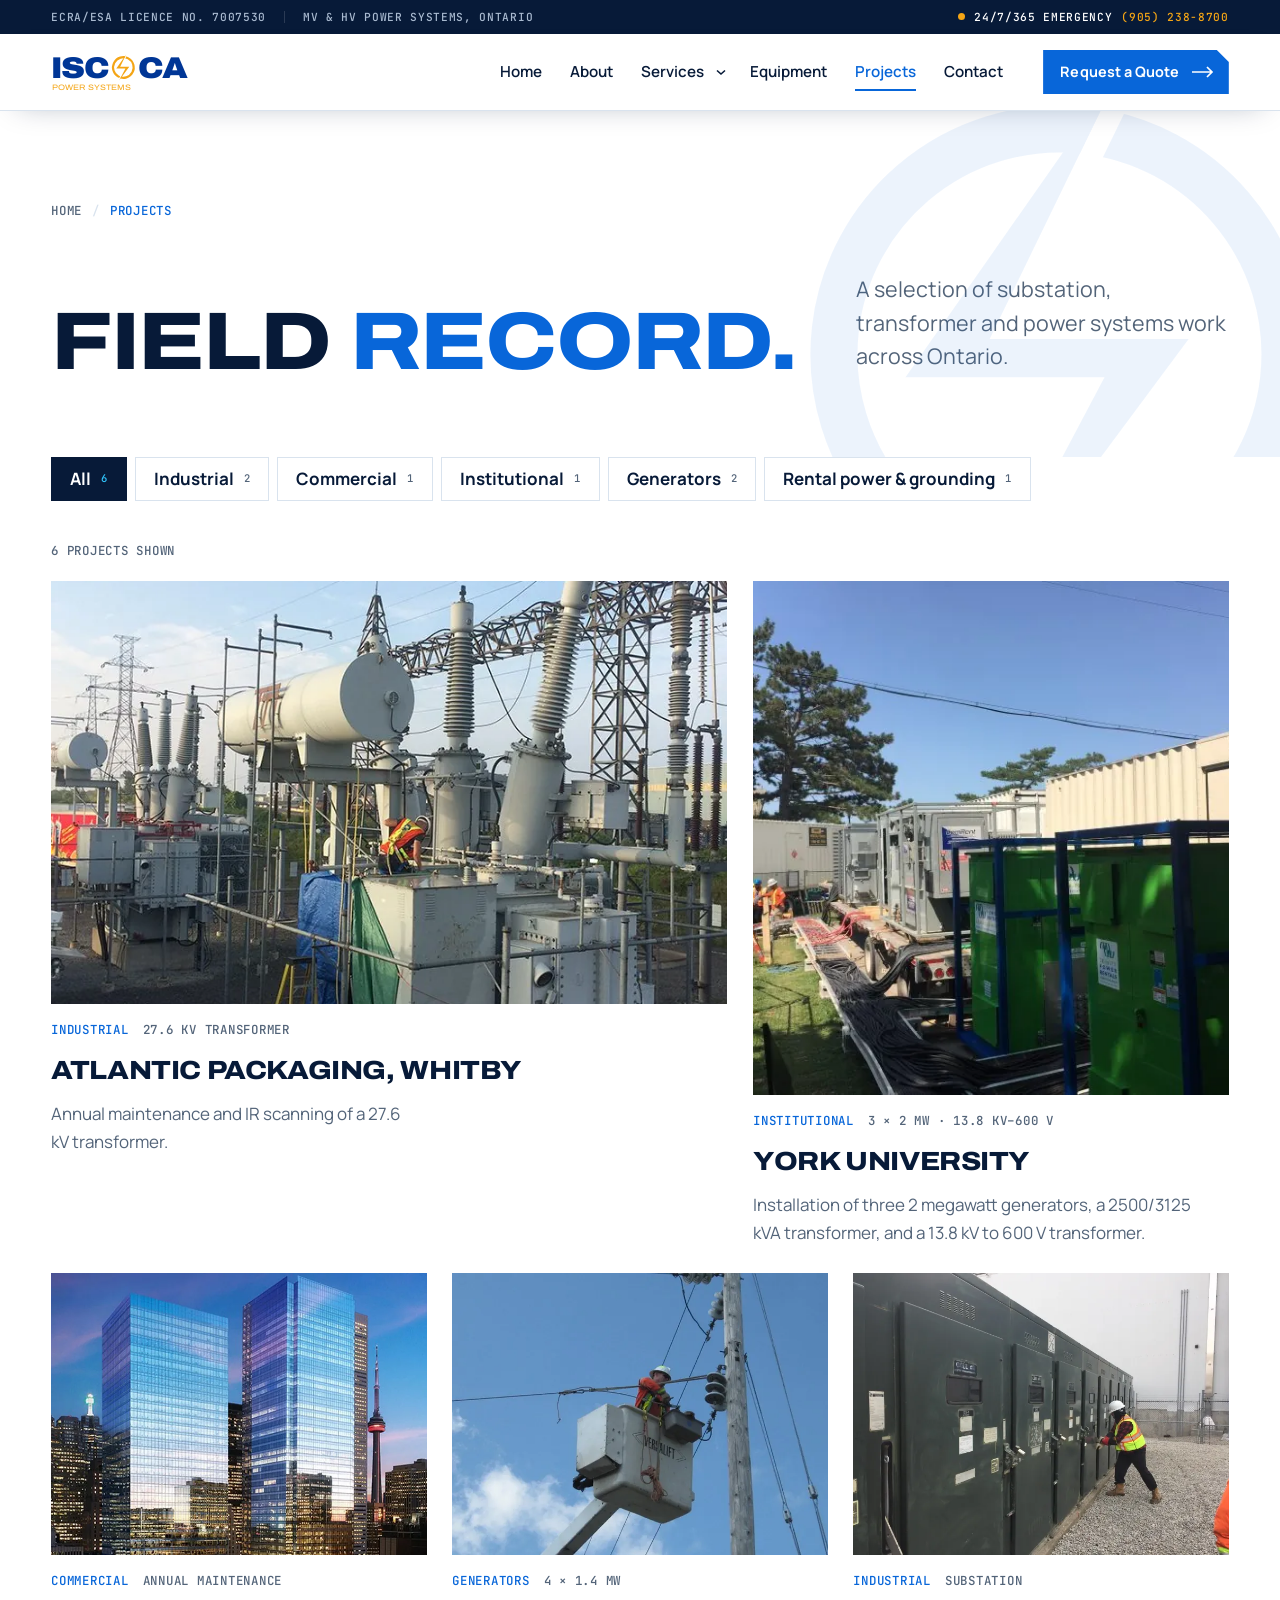
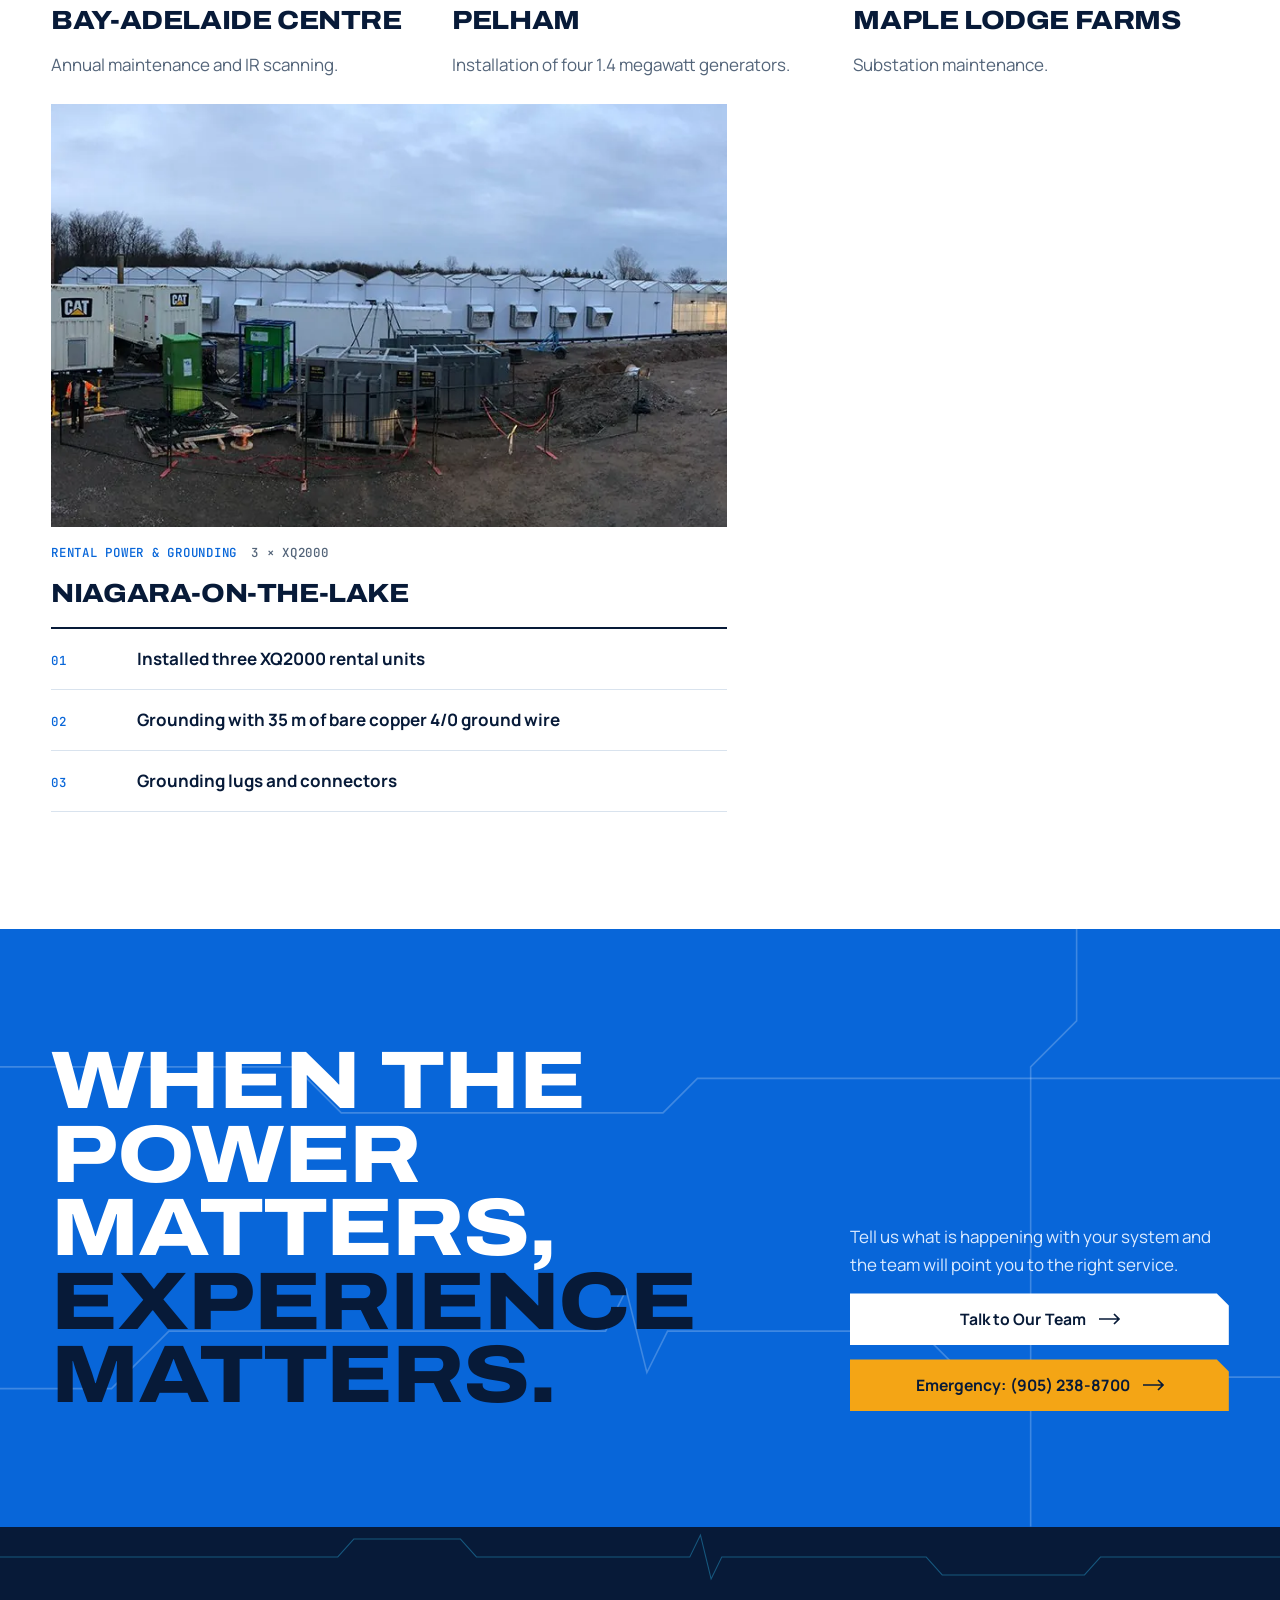
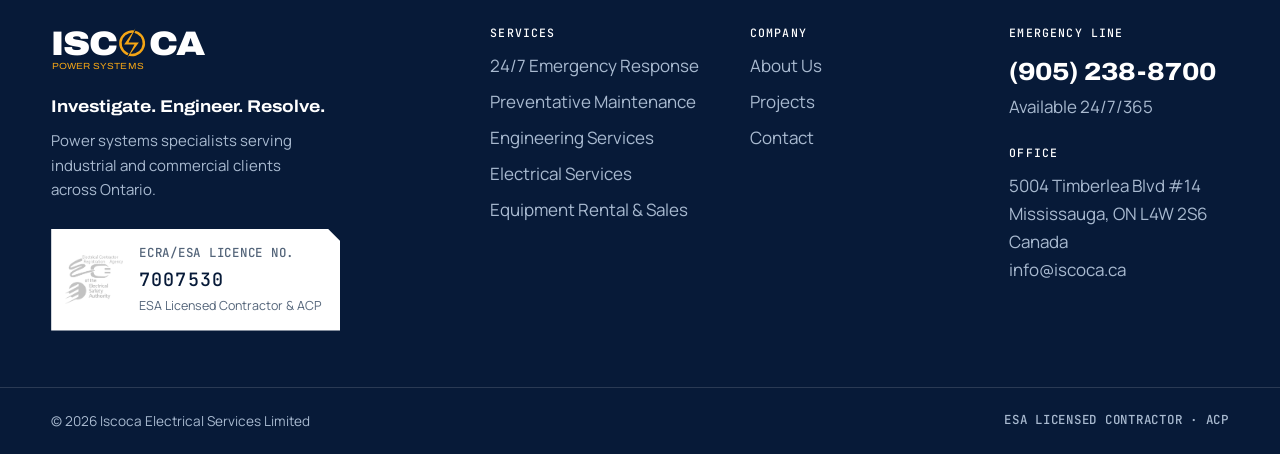
<file: projects.html>
<!doctype html>
<html lang="en-CA">
<head>
<meta charset="utf-8">
<meta name="viewport" content="width=device-width, initial-scale=1, viewport-fit=cover">
<meta name="claude:viewport-fit-sides" content="cover">
<title>Projects | Substations, Generators, Transformers | Iscoca</title>
<meta name="description" content="Selected Iscoca projects across Ontario: Atlantic Packaging, Bay-Adelaide Centre, York University, Pelham, Niagara-on-the-Lake and Maple Lodge Farms.">
<link rel="canonical" href="https://www.iscoca.ca/projects.html">
<meta property="og:type" content="website">
<meta property="og:site_name" content="Iscoca Electrical Services Limited">
<meta property="og:url" content="https://www.iscoca.ca/projects.html">
<meta property="og:title" content="Projects | Substations, Generators, Transformers | Iscoca">
<meta property="og:description" content="Selected Iscoca projects across Ontario: Atlantic Packaging, Bay-Adelaide Centre, York University, Pelham, Niagara-on-the-Lake and Maple Lodge Farms.">
<meta property="og:image" content="https://www.iscoca.ca/assets/img/og-image.jpg">
<meta name="twitter:card" content="summary_large_image">
<meta name="theme-color" content="#0866D9">
<link rel="icon" href="assets/img/brand/iscoca-mark.svg" type="image/svg+xml">
<link rel="preconnect" href="https://fonts.googleapis.com">
<link rel="preconnect" href="https://fonts.gstatic.com" crossorigin>
<link rel="stylesheet" href="https://fonts.googleapis.com/css2?family=Archivo:wdth,wght@100..125,400..900&family=Manrope:wght@400..700&family=JetBrains+Mono:wght@400;500&display=swap">
<link rel="stylesheet" href="assets/css/site.css">
<script>
(function(){var d=document.documentElement;d.classList.add('js');
var rm=window.matchMedia&&matchMedia('(prefers-reduced-motion: reduce)').matches,seen=true;
try{seen=sessionStorage.getItem('isc-intro')==='1';}catch(e){seen=true;}
if(!rm&&!seen&&!navigator.webdriver){d.classList.add('intro-on');}})();
</script>
<script type="application/ld+json">{"@context": "https://schema.org", "@type": "ElectricalContractor", "name": "Iscoca Electrical Services Limited", "alternateName": "ISCOCA Power Systems", "url": "https://www.iscoca.ca/", "logo": "https://www.iscoca.ca/assets/img/brand/iscoca-mark.svg", "telephone": "+19052388700", "email": "info@iscoca.ca", "address": {"@type": "PostalAddress", "streetAddress": "5004 Timberlea Blvd #14", "addressLocality": "Mississauga", "addressRegion": "ON", "postalCode": "L4W 2S6", "addressCountry": "CA"}, "areaServed": {"@type": "AdministrativeArea", "name": "Ontario, Canada"}, "openingHours": "Mo-Su 00:00-24:00", "slogan": "Investigate. Engineer. Resolve."}</script><script type="application/ld+json">{"@context": "https://schema.org", "@type": "BreadcrumbList", "itemListElement": [{"@type": "ListItem", "position": 1, "name": "Home", "item": "https://www.iscoca.ca/"}, {"@type": "ListItem", "position": 2, "name": "Projects", "item": "https://www.iscoca.ca/projects.html"}]}</script>

</head>
<body class="page-projects">
<svg class="sprite" aria-hidden="true" focusable="false" width="0" height="0">
  <defs>
    <mask id="isc-gap" maskUnits="userSpaceOnUse" x="0" y="0" width="100" height="100">
      <rect width="100" height="100" fill="#fff"/>
      <polygon points="59.75,1.9 37.65,47.4 41.07,49.06 63.17,3.56" fill="#000"/>
      <polygon points="57.15,53.9 33.75,98.1 30.39,96.32 53.79,52.12" fill="#000"/>
    </mask>
    <radialGradient id="isc-glow" cx="50%" cy="50%" r="50%">
      <stop offset="0" stop-color="#FFE7A8" stop-opacity=".85"/>
      <stop offset=".45" stop-color="#F4A515" stop-opacity=".25"/>
      <stop offset="1" stop-color="#F4A515" stop-opacity="0"/>
    </radialGradient>
  </defs>
</svg>
<div class="intro" id="intro" aria-hidden="true">
  <svg class="intro__circuit" viewBox="0 0 1600 900" preserveAspectRatio="xMidYMid slice">
    <g fill="none" stroke-width="1.2">
      <path d="M-20 180H340l40 40h300"/><path d="M1620 720H1260l-40-40H900"/>
      <path d="M-20 640H220l60-60h180l30 30h120"/><path d="M1620 260H1380l-60 60h-180l-30-30h-120"/>
      <path d="M520 -20V110l40 40v90"/><path d="M1080 920V790l-40-40v-90"/>
      <path d="M180 900V760h140"/><path d="M1420 0v140h-140"/>
    </g>
    <g class="intro__nodes"><circle cx="680" cy="220" r="4"/><circle cx="900" cy="680" r="4"/><circle cx="610" cy="610" r="4"/><circle cx="990" cy="290" r="4"/><circle cx="560" cy="240" r="4"/><circle cx="1040" cy="660" r="4"/></g>
  </svg>
  <div class="intro__stage">
    <svg class="intro__pulse" viewBox="0 0 200 200"><circle cx="100" cy="100" r="98" fill="url(#isc-glow)"/></svg>
    <span class="lockup"><span class="lockup__word"><span class="lockup__w"><span class="lockup__l">I</span><span class="lockup__l">S</span><span class="lockup__l">C</span></span><span class="lockup__o"><svg class="mk lockup__mark" viewBox="0 0 100 100" aria-hidden="true" focusable="false"><g mask="url(#isc-gap)"><circle class="mk__ring" cx="49.5" cy="50" r="38.3" pathLength="100" transform="rotate(-62 49.5 50)"/></g><polygon class="mk__bolt" points="59.75,1.9 37.65,47.4 71.45,47.4 33.75,98.1 57.15,53.9 23.35,53.9"/><polygon class="mk__trace" points="59.75,1.9 37.65,47.4 71.45,47.4 33.75,98.1 57.15,53.9 23.35,53.9" pathLength="100"/></svg></span><span class="lockup__w"><span class="lockup__l">C</span><span class="lockup__l">A</span></span></span><span class="lockup__sub"><span class="lockup__s">P</span><span class="lockup__s">O</span><span class="lockup__s">W</span><span class="lockup__s">E</span><span class="lockup__s">R</span><span class="lockup__s">&nbsp;</span><span class="lockup__s">S</span><span class="lockup__s">Y</span><span class="lockup__s">S</span><span class="lockup__s">T</span><span class="lockup__s">E</span><span class="lockup__s">M</span><span class="lockup__s">S</span></span></span>
    <p class="intro__tag mono" aria-hidden="true"><span>Investigate.</span> <span>Engineer.</span> <span>Resolve.</span></p>
  </div>
  <button class="intro__skip mono" type="button">Skip intro</button>
</div>
<div class="veil" id="veil" aria-hidden="true">
  <div class="veil__lead"></div>
  <div class="veil__panel">
    <div class="veil__grid"></div>
    <svg class="mk veil__mark" viewBox="0 0 100 100" aria-hidden="true" focusable="false"><g mask="url(#isc-gap)"><circle class="mk__ring" cx="49.5" cy="50" r="38.3" pathLength="100" transform="rotate(-62 49.5 50)"/></g><polygon class="mk__bolt" points="59.75,1.9 37.65,47.4 71.45,47.4 33.75,98.1 57.15,53.9 23.35,53.9"/><polygon class="mk__trace" points="59.75,1.9 37.65,47.4 71.45,47.4 33.75,98.1 57.15,53.9 23.35,53.9" pathLength="100"/></svg>
  </div>
</div>
<div class="sr" aria-live="polite" id="route-announcer"></div>
<div id="app" data-page="projects" data-body="page-projects"><a class="skip" href="#main">Skip to content</a>
<header class="hdr" data-hdr>
  <div class="hdr__strip">
    <div class="wrap hdr__strip-in">
      <span class="mono">ECRA/ESA Licence No. 7007530</span>
      <span class="hdr__strip-sep" aria-hidden="true"></span>
      <span class="mono hide-sm">MV &amp; HV power systems, Ontario</span>
      <a class="hdr__strip-tel mono" href="tel:+19052388700"><span class="live" aria-hidden="true"></span>24/7/365 Emergency <b>(905) 238-8700</b></a>
    </div>
  </div>
  <div class="hdr__bar">
    <div class="wrap hdr__in">
      <a class="brand" href="index.html" aria-label="ISCOCA Power Systems, home"><span class="lockup"><span class="lockup__word"><span class="lockup__w">ISC</span><span class="lockup__o"><svg class="mk lockup__mark" viewBox="0 0 100 100" aria-hidden="true" focusable="false"><g mask="url(#isc-gap)"><circle class="mk__ring" cx="49.5" cy="50" r="38.3" pathLength="100" transform="rotate(-62 49.5 50)"/></g><polygon class="mk__bolt" points="59.75,1.9 37.65,47.4 71.45,47.4 33.75,98.1 57.15,53.9 23.35,53.9"/><polygon class="mk__trace" points="59.75,1.9 37.65,47.4 71.45,47.4 33.75,98.1 57.15,53.9 23.35,53.9" pathLength="100"/></svg></span><span class="lockup__w">CA</span></span><span class="lockup__sub">POWER SYSTEMS</span></span></a>
      <nav class="nav" aria-label="Primary">
        <ul class="nav__list">
          <li><a class="nav__a" data-nav="home" href="index.html">Home</a></li>
          <li><a class="nav__a" data-nav="about" href="about-us.html">About</a></li>
          <li class="nav__dd">
            <a class="nav__a" data-nav="services" href="services.html">Services</a>
            <button class="nav__dd-btn" type="button" aria-expanded="false" aria-controls="dd-services"><span class="sr">Show service pages</span><svg viewBox="0 0 12 12" aria-hidden="true"><path d="M2 4.5 6 8l4-3.5" fill="none" stroke="currentColor" stroke-width="1.6"/></svg></button>
            <div class="dd" id="dd-services">
              <div class="dd__grid">
                <a class="dd__item" href="our-services/24-7-emergency.html"><span class="dd__k mono">24/7</span><span class="dd__t">Emergency Response &amp; Repairs</span><span class="dd__d">Field crews on call every hour of the year.</span></a>
                <a class="dd__item" href="our-services/preventative-maintenance.html"><span class="dd__k mono">PM</span><span class="dd__t">Preventative Maintenance</span><span class="dd__d">Scheduled testing for equipment rated 600V and above.</span></a>
                <a class="dd__item" href="our-services/engineering-services.html"><span class="dd__k mono">ENG</span><span class="dd__t">Engineering Services</span><span class="dd__d">Design, coordination, arc flash and ground grid studies.</span></a>
                <a class="dd__item" href="our-services/electrical-services.html"><span class="dd__k mono">ELEC</span><span class="dd__t">Electrical Services</span><span class="dd__d">Projects, generators, tap boxes and power monitoring.</span></a>
                <a class="dd__item" href="rental.html"><span class="dd__k mono">EQP</span><span class="dd__t">Equipment Rental &amp; Sales</span><span class="dd__d">Transformers, switchgear, temporary power and parts.</span></a>
              </div>
              <a class="dd__all" href="services.html">All services <svg viewBox="0 0 20 12" aria-hidden="true"><path d="M0 6h18M13 1l5 5-5 5" fill="none" stroke="currentColor" stroke-width="1.6"/></svg></a>
            </div>
          </li>
          <li><a class="nav__a" data-nav="rental" href="rental.html">Equipment</a></li>
          <li><a class="nav__a" data-nav="projects" href="projects.html">Projects</a></li>
          <li><a class="nav__a" data-nav="contact" href="contact.html">Contact</a></li>
        </ul>
      </nav>
      <a class="btn btn--blue btn--sm hdr__quote" href="contact.html"><span>Request a Quote</span><svg class="arw" viewBox="0 0 22 12" aria-hidden="true"><path d="M0 6h20M15 1l5 5-5 5" fill="none" stroke="currentColor" stroke-width="1.7"/></svg></a>
      <button class="burger" type="button" aria-expanded="false" aria-controls="mnav"><span class="burger__lines" aria-hidden="true"><i></i><i></i></span><span class="burger__label">Menu</span></button>
    </div>
  </div>
</header>
<div class="mnav" id="mnav" hidden>
  <div class="mnav__in">
    <nav aria-label="Mobile">
      <ul class="mnav__list">
        <li><a data-nav="home" href="index.html">Home</a></li>
        <li><a data-nav="about" href="about-us.html">About</a></li>
        <li><a data-nav="services" href="services.html">Services</a>
          <ul class="mnav__sub">
            <li><a href="our-services/24-7-emergency.html">24/7 Emergency Response</a></li>
            <li><a href="our-services/preventative-maintenance.html">Preventative Maintenance</a></li>
            <li><a href="our-services/engineering-services.html">Engineering Services</a></li>
            <li><a href="our-services/electrical-services.html">Electrical Services</a></li>
          </ul>
        </li>
        <li><a data-nav="rental" href="rental.html">Equipment</a></li>
        <li><a data-nav="projects" href="projects.html">Projects</a></li>
        <li><a data-nav="contact" href="contact.html">Contact</a></li>
      </ul>
    </nav>
    <div class="mnav__foot">
      <a class="btn btn--amber" href="tel:+19052388700"><span>Emergency: (905) 238-8700</span><svg class="arw" viewBox="0 0 22 12" aria-hidden="true"><path d="M0 6h20M15 1l5 5-5 5" fill="none" stroke="currentColor" stroke-width="1.7"/></svg></a>
      <a class="btn btn--line-light" href="contact.html"><span>Request a Quote</span><svg class="arw" viewBox="0 0 22 12" aria-hidden="true"><path d="M0 6h20M15 1l5 5-5 5" fill="none" stroke="currentColor" stroke-width="1.7"/></svg></a>
      <p class="mono">ECRA/ESA Licence No. 7007530</p>
    </div>
  </div>
</div>
<main id="main" tabindex="-1"><section class="phero">
  <div class="phero__mark" aria-hidden="true"><svg class="mk" viewBox="0 0 100 100" aria-hidden="true" focusable="false"><g mask="url(#isc-gap)"><circle class="mk__ring" cx="49.5" cy="50" r="38.3" pathLength="100" transform="rotate(-62 49.5 50)"/></g><polygon class="mk__bolt" points="59.75,1.9 37.65,47.4 71.45,47.4 33.75,98.1 57.15,53.9 23.35,53.9"/><polygon class="mk__trace" points="59.75,1.9 37.65,47.4 71.45,47.4 33.75,98.1 57.15,53.9 23.35,53.9" pathLength="100"/></svg></div>
  <div class="wrap">
    <ol class="phero__crumbs mono"><li><a href="index.html">Home</a></li><li aria-current="page">Projects</li></ol>
    <div class="phero__grid"><h1 class="h1">Field <span class="hl">record.</span></h1><div class="phero__aside"><p class="lead">A selection of substation, transformer and power systems work across Ontario.</p></div></div>
  </div>
</section>
<section class="sec" style="padding-top:0">
  <div class="wrap">
    <div class="filters" data-filters role="group" aria-label="Filter projects">
      <button type="button" data-f="all" aria-pressed="true">All <span class="mono">6</span></button>
      <button type="button" data-f="industrial" aria-pressed="false">Industrial <span class="mono">2</span></button>
      <button type="button" data-f="commercial" aria-pressed="false">Commercial <span class="mono">1</span></button>
      <button type="button" data-f="institutional" aria-pressed="false">Institutional <span class="mono">1</span></button>
      <button type="button" data-f="generators" aria-pressed="false">Generators <span class="mono">2</span></button>
      <button type="button" data-f="rental" aria-pressed="false">Rental power &amp; grounding <span class="mono">1</span></button>
    </div>
    <p class="pj-count mono" data-count aria-live="polite">6 projects shown</p>
    <div class="pj-grid">
<article class="pj pj--wide" id="atlantic-packaging" data-cat="industrial" data-rv><span class="pj__img plate"><img src="assets/img/projects/project-atlantic-packaging.webp" width="750" height="530" alt="Technician servicing a 27.6 kV substation transformer at Atlantic Packaging, Whitby" loading="lazy" decoding="async" style="width:100%;height:100%"></span><span class="pj__meta"><span class="pj__cat mono">Industrial</span><span class="pj__spec mono">27.6 kV transformer</span></span><h3>Atlantic Packaging, Whitby</h3><p>Annual maintenance and IR scanning of a 27.6 kV transformer.</p></article>
<article class="pj pj--tall" id="york-university" data-cat="institutional generators" data-rv><span class="pj__img plate"><img src="assets/img/projects/project-york-university.webp" width="750" height="530" alt="Rental generators and cable runs staged on site at York University" loading="lazy" decoding="async" style="width:100%;height:100%"></span><span class="pj__meta"><span class="pj__cat mono">Institutional</span><span class="pj__spec mono">3 × 2 MW · 13.8 kV–600 V</span></span><h3>York University</h3><p>Installation of three 2 megawatt generators, a 2500/3125 kVA transformer, and a 13.8 kV to 600 V transformer.</p></article>
<article class="pj " id="bay-adelaide-centre" data-cat="commercial" data-rv><span class="pj__img plate"><img src="assets/img/projects/project-bay-adelaide.webp" width="750" height="530" alt="Bay-Adelaide Centre towers in downtown Toronto at dusk" loading="lazy" decoding="async" style="width:100%;height:100%"></span><span class="pj__meta"><span class="pj__cat mono">Commercial</span><span class="pj__spec mono">Annual maintenance</span></span><h3>Bay-Adelaide Centre</h3><p>Annual maintenance and IR scanning.</p></article>
<article class="pj " id="pelham" data-cat="generators" data-rv><span class="pj__img plate"><img src="assets/img/projects/project-pelham.webp" width="750" height="530" alt="ISCOCA crew member working from a bucket truck in Pelham" loading="lazy" decoding="async" style="width:100%;height:100%"></span><span class="pj__meta"><span class="pj__cat mono">Generators</span><span class="pj__spec mono">4 × 1.4 MW</span></span><h3>Pelham</h3><p>Installation of four 1.4 megawatt generators.</p></article>
<article class="pj " id="maple-lodge-farms" data-cat="industrial" data-rv><span class="pj__img plate"><img src="assets/img/projects/project-maple-lodge.webp" width="750" height="530" alt="ISCOCA technician servicing switchgear at Maple Lodge Farms" loading="lazy" decoding="async" style="width:100%;height:100%"></span><span class="pj__meta"><span class="pj__cat mono">Industrial</span><span class="pj__spec mono">Substation</span></span><h3>Maple Lodge Farms</h3><p>Substation maintenance.</p></article>
<article class="pj pj--wide" id="niagara-on-the-lake" data-cat="rental" data-rv><span class="pj__img plate"><img src="assets/img/projects/project-niagara.webp" width="750" height="530" alt="Rental power units and grounding installation at Niagara-on-the-Lake" loading="lazy" decoding="async" style="width:100%;height:100%"></span><span class="pj__meta"><span class="pj__cat mono">Rental power &amp; grounding</span><span class="pj__spec mono">3 × XQ2000</span></span><h3>Niagara-on-the-Lake</h3><ul class="spec" style="margin-top:4px"><li><span class="mono">01</span><b>Installed three XQ2000 rental units</b></li><li><span class="mono">02</span><b>Grounding with 35 m of bare copper 4/0 ground wire</b></li><li><span class="mono">03</span><b>Grounding lugs and connectors</b></li></ul></article>
    </div>
  </div>
</section>
<section class="cta" aria-labelledby="cta-h">
  <svg class="cta__lines" viewBox="0 0 1440 520" preserveAspectRatio="xMidYMid slice" aria-hidden="true">
    <path d="M-10 120H420l40 40h280l30-30h680"/>
    <path d="M-10 400H260l50-50h380l18-36 18 72 18-36h220l40 40h446"/>
    <path class="cta__spark" pathLength="1460" d="M-10 400H260l50-50h380l18-36 18 72 18-36h220l40 40h446"/>
    <path d="M1100 -10V80l-40 40v400"/>
  </svg>
  <div class="wrap cta__in">
    <h2 id="cta-h" data-rv="line"><span class="ln">When</span> <span class="ln">the</span> <span class="ln">power</span> <span class="ln">matters,</span> <span class="ln hl">experience</span> <span class="ln hl">matters.</span></h2>
    <div class="cta__side" data-rv>
      <p>Tell us what is happening with your system and the team will point you to the right service.</p>
      <a class="btn btn--white" href="contact.html"><span>Talk to Our Team</span><svg class="arw" viewBox="0 0 22 12" aria-hidden="true"><path d="M0 6h20M15 1l5 5-5 5" fill="none" stroke="currentColor" stroke-width="1.7"/></svg></a>
      <a class="btn btn--amber" href="tel:+19052388700"><span>Emergency: (905) 238-8700</span><svg class="arw" viewBox="0 0 22 12" aria-hidden="true"><path d="M0 6h20M15 1l5 5-5 5" fill="none" stroke="currentColor" stroke-width="1.7"/></svg></a>
    </div>
  </div>
</section>

</main><footer class="ftr">
  <div class="ftr__line" aria-hidden="true">
    <svg viewBox="0 0 1440 60" preserveAspectRatio="none"><path class="ftr__trace" d="M0 30H380l18-18h120l18 18h240l12-22 12 44 12-22h230l18 18h160l18-18H1440" fill="none"/></svg>
  </div>
  <div class="wrap ftr__in">
    <div class="ftr__brand">
      <a class="brand brand--light" href="index.html" aria-label="ISCOCA Power Systems, home"><span class="lockup"><span class="lockup__word"><span class="lockup__w">ISC</span><span class="lockup__o"><svg class="mk lockup__mark" viewBox="0 0 100 100" aria-hidden="true" focusable="false"><g mask="url(#isc-gap)"><circle class="mk__ring" cx="49.5" cy="50" r="38.3" pathLength="100" transform="rotate(-62 49.5 50)"/></g><polygon class="mk__bolt" points="59.75,1.9 37.65,47.4 71.45,47.4 33.75,98.1 57.15,53.9 23.35,53.9"/><polygon class="mk__trace" points="59.75,1.9 37.65,47.4 71.45,47.4 33.75,98.1 57.15,53.9 23.35,53.9" pathLength="100"/></svg></span><span class="lockup__w">CA</span></span><span class="lockup__sub">POWER SYSTEMS</span></span></a>
      <p class="ftr__tag">Investigate. Engineer. Resolve.</p>
      <p class="ftr__about">Power systems specialists serving industrial and commercial clients across Ontario.</p>
      <div class="ftr__badge">
        <img src="assets/img/brand/original-badge-esa.png" width="151" height="127" alt="Electrical Contractor Registration Agency of the Electrical Safety Authority" loading="lazy">
        <div><span class="mono">ECRA/ESA Licence No.</span><b class="mono">7007530</b><span>ESA Licensed Contractor &amp; ACP</span></div>
      </div>
    </div>
    <div class="ftr__col">
      <h2 class="ftr__h mono">Services</h2>
      <ul>
        <li><a href="our-services/24-7-emergency.html">24/7 Emergency Response</a></li>
        <li><a href="our-services/preventative-maintenance.html">Preventative Maintenance</a></li>
        <li><a href="our-services/engineering-services.html">Engineering Services</a></li>
        <li><a href="our-services/electrical-services.html">Electrical Services</a></li>
        <li><a href="rental.html">Equipment Rental &amp; Sales</a></li>
      </ul>
    </div>
    <div class="ftr__col">
      <h2 class="ftr__h mono">Company</h2>
      <ul>
        <li><a href="about-us.html">About Us</a></li>
        <li><a href="projects.html">Projects</a></li>
        <li><a href="contact.html">Contact</a></li>
      </ul>
    </div>
    <div class="ftr__col ftr__col--contact">
      <h2 class="ftr__h mono">Emergency line</h2>
      <a class="ftr__tel" href="tel:+19052388700">(905) 238-8700</a>
      <p>Available 24/7/365</p>
      <h2 class="ftr__h mono">Office</h2>
      <address>5004 Timberlea Blvd #14<br>Mississauga, ON L4W 2S6<br>Canada</address>
      <p><a href="mailto:info@iscoca.ca">info@iscoca.ca</a></p>
    </div>
  </div>
  <div class="wrap ftr__base">
    <span>&copy; <span data-year>2026</span> Iscoca Electrical Services Limited</span>
    <span class="mono">ESA Licensed Contractor &middot; ACP</span>
  </div>
</footer>
</div><script src="assets/js/site.js" defer></script>
</body>
</html>
</file>
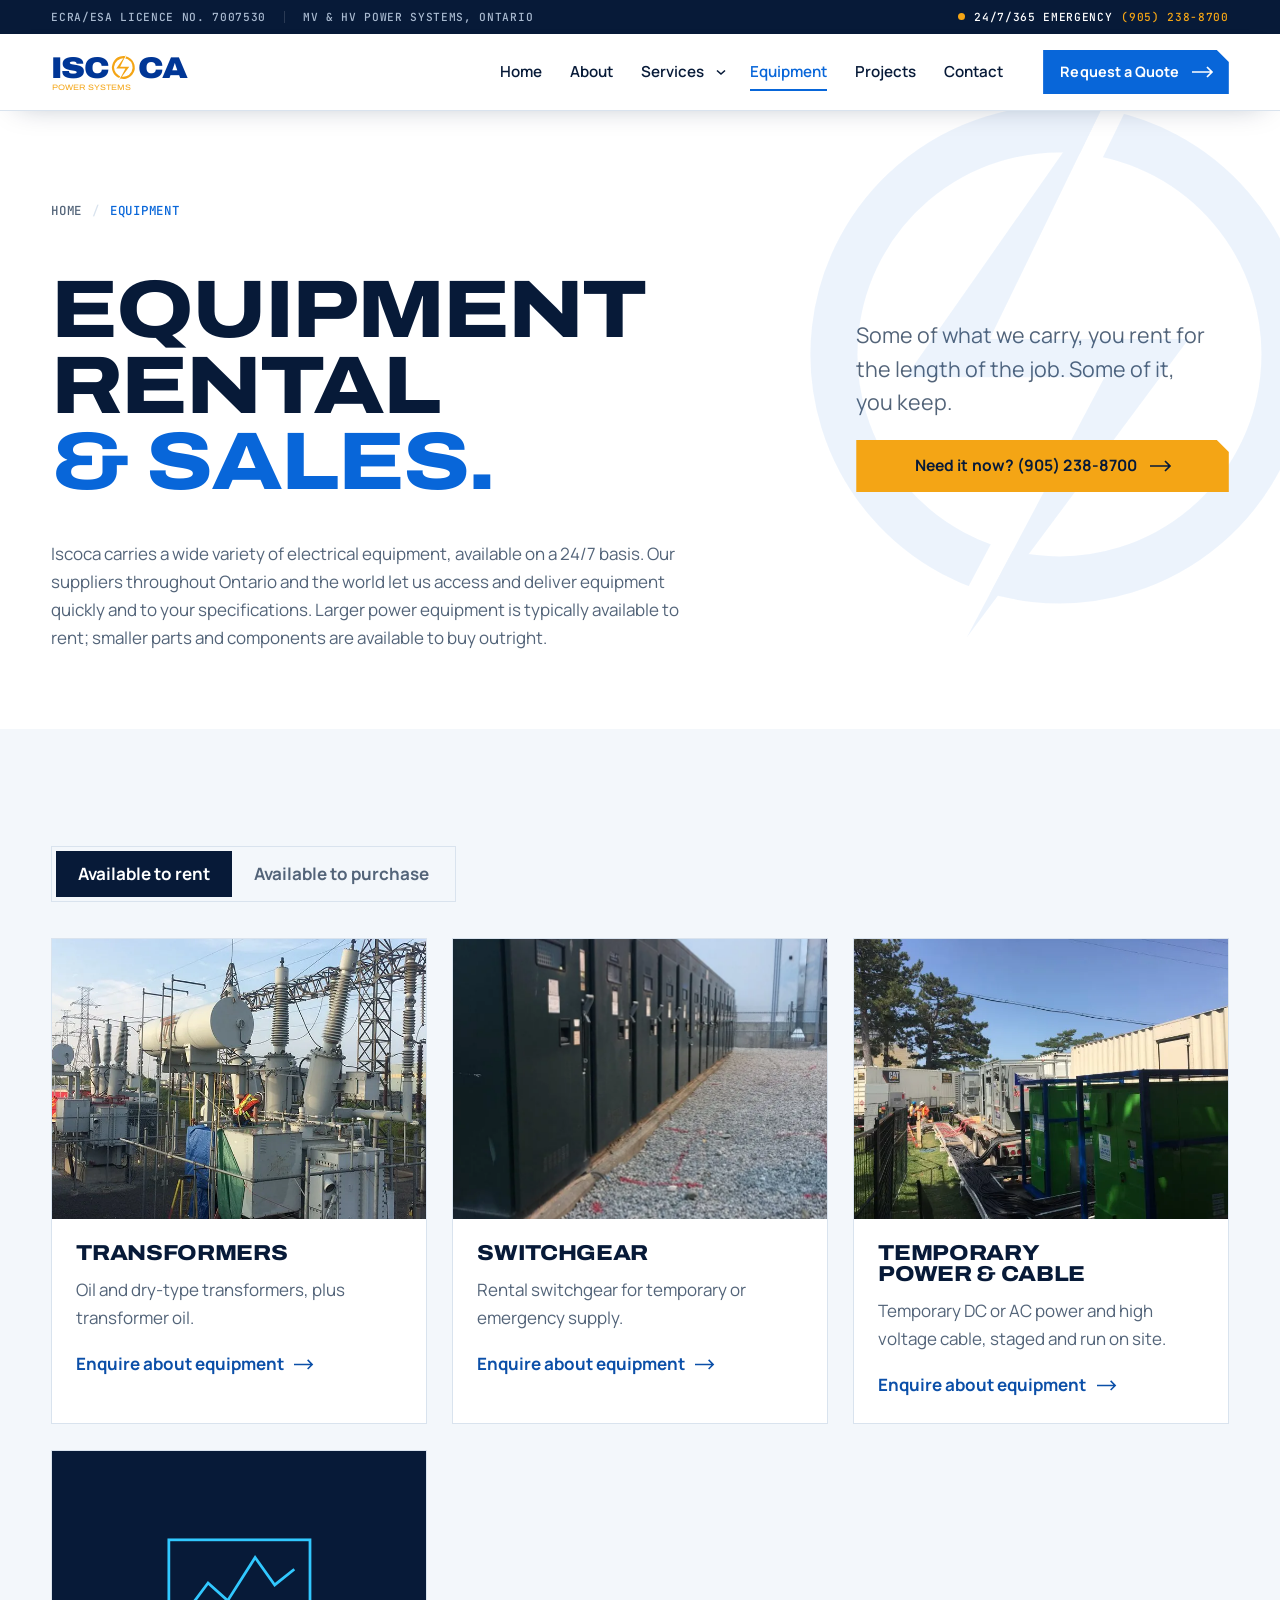
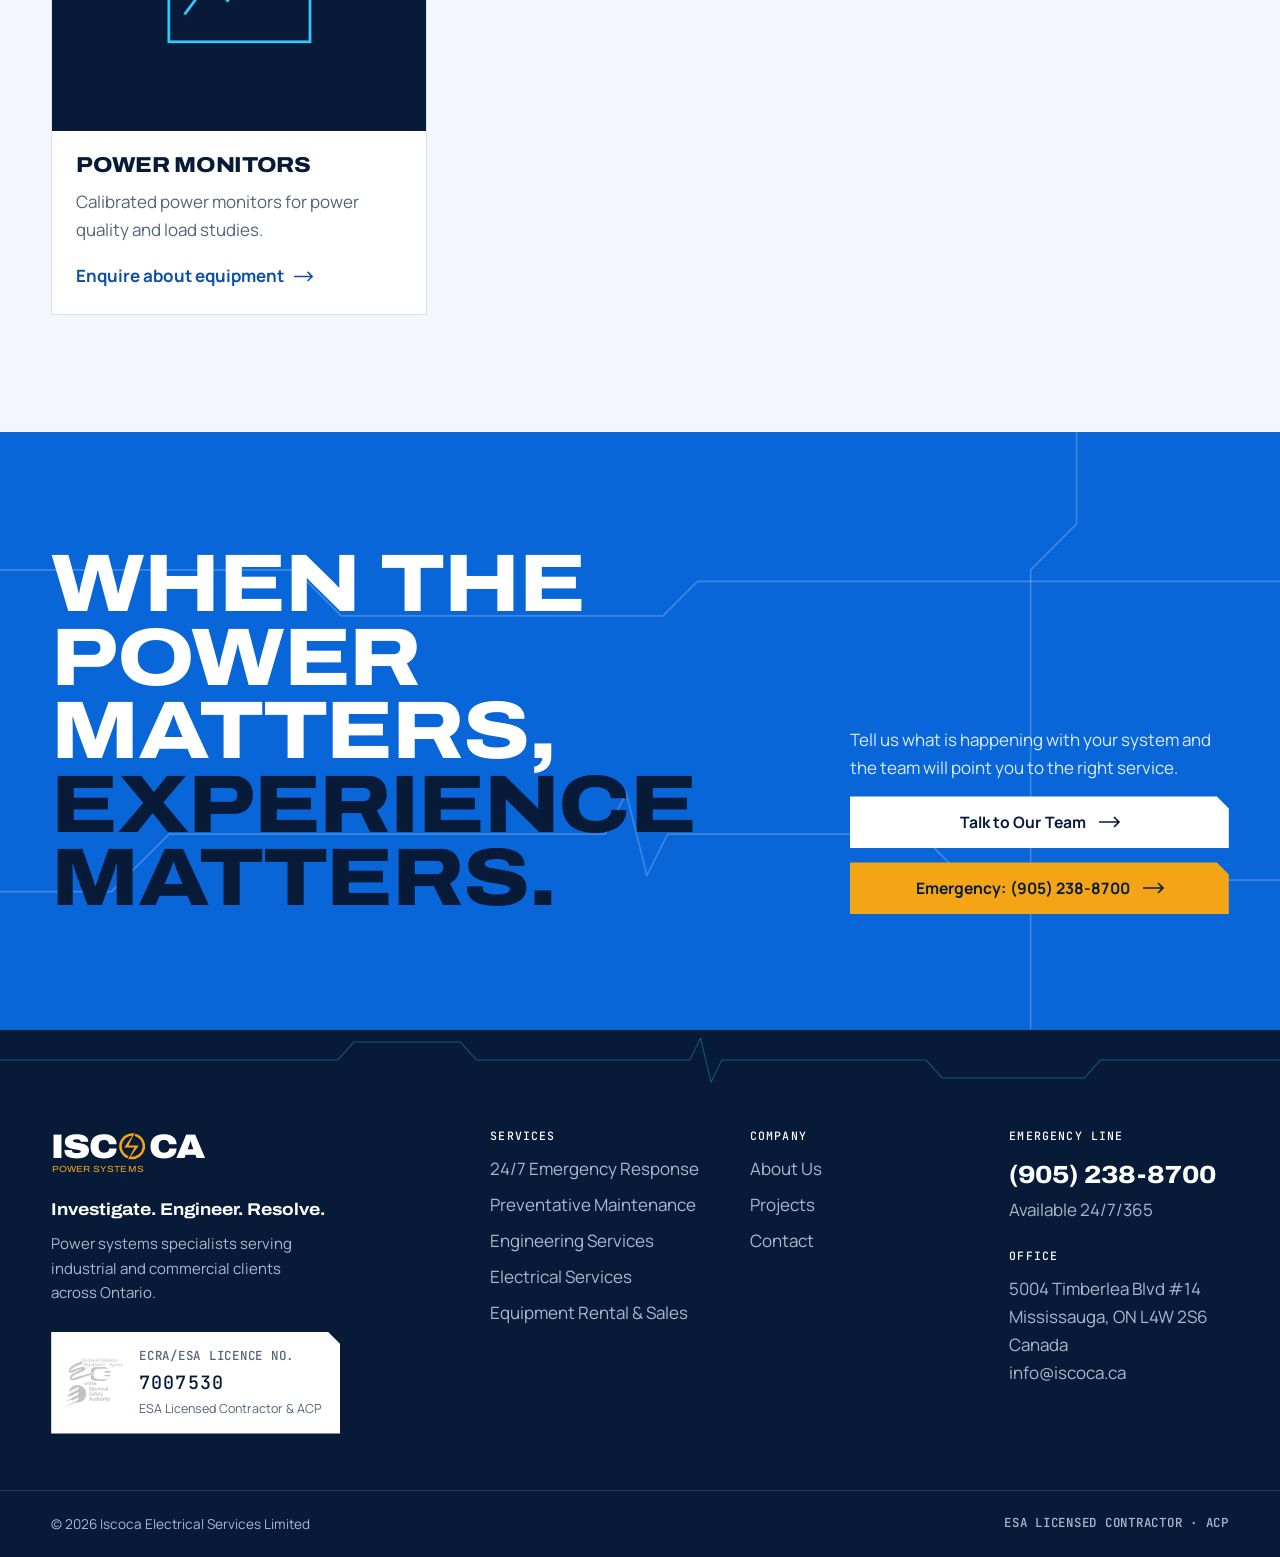
<file: rental.html>
<!doctype html>
<html lang="en-CA">
<head>
<meta charset="utf-8">
<meta name="viewport" content="width=device-width, initial-scale=1, viewport-fit=cover">
<meta name="claude:viewport-fit-sides" content="cover">
<title>Electrical Equipment Rental & Sales | Transformers, Switchgear | Iscoca</title>
<meta name="description" content="Rent transformers, switchgear, temporary AC/DC power, high voltage cable and power monitors. Buy breakers, busbars, fuses, connectors, VFDs and soft starters.">
<link rel="canonical" href="https://www.iscoca.ca/rental.html">
<meta property="og:type" content="website">
<meta property="og:site_name" content="Iscoca Electrical Services Limited">
<meta property="og:url" content="https://www.iscoca.ca/rental.html">
<meta property="og:title" content="Electrical Equipment Rental & Sales | Transformers, Switchgear | Iscoca">
<meta property="og:description" content="Rent transformers, switchgear, temporary AC/DC power, high voltage cable and power monitors. Buy breakers, busbars, fuses, connectors, VFDs and soft starters.">
<meta property="og:image" content="https://www.iscoca.ca/assets/img/og-image.jpg">
<meta name="twitter:card" content="summary_large_image">
<meta name="theme-color" content="#0866D9">
<link rel="icon" href="assets/img/brand/iscoca-mark.svg" type="image/svg+xml">
<link rel="preconnect" href="https://fonts.googleapis.com">
<link rel="preconnect" href="https://fonts.gstatic.com" crossorigin>
<link rel="stylesheet" href="https://fonts.googleapis.com/css2?family=Archivo:wdth,wght@100..125,400..900&family=Manrope:wght@400..700&family=JetBrains+Mono:wght@400;500&display=swap">
<link rel="stylesheet" href="assets/css/site.css">
<script>
(function(){var d=document.documentElement;d.classList.add('js');
var rm=window.matchMedia&&matchMedia('(prefers-reduced-motion: reduce)').matches,seen=true;
try{seen=sessionStorage.getItem('isc-intro')==='1';}catch(e){seen=true;}
if(!rm&&!seen&&!navigator.webdriver){d.classList.add('intro-on');}})();
</script>
<script type="application/ld+json">{"@context": "https://schema.org", "@type": "ElectricalContractor", "name": "Iscoca Electrical Services Limited", "alternateName": "ISCOCA Power Systems", "url": "https://www.iscoca.ca/", "logo": "https://www.iscoca.ca/assets/img/brand/iscoca-mark.svg", "telephone": "+19052388700", "email": "info@iscoca.ca", "address": {"@type": "PostalAddress", "streetAddress": "5004 Timberlea Blvd #14", "addressLocality": "Mississauga", "addressRegion": "ON", "postalCode": "L4W 2S6", "addressCountry": "CA"}, "areaServed": {"@type": "AdministrativeArea", "name": "Ontario, Canada"}, "openingHours": "Mo-Su 00:00-24:00", "slogan": "Investigate. Engineer. Resolve."}</script><script type="application/ld+json">{"@context": "https://schema.org", "@type": "BreadcrumbList", "itemListElement": [{"@type": "ListItem", "position": 1, "name": "Home", "item": "https://www.iscoca.ca/"}, {"@type": "ListItem", "position": 2, "name": "Equipment", "item": "https://www.iscoca.ca/rental.html"}]}</script>

</head>
<body class="page-rental">
<svg class="sprite" aria-hidden="true" focusable="false" width="0" height="0">
  <defs>
    <mask id="isc-gap" maskUnits="userSpaceOnUse" x="0" y="0" width="100" height="100">
      <rect width="100" height="100" fill="#fff"/>
      <polygon points="59.75,1.9 37.65,47.4 41.07,49.06 63.17,3.56" fill="#000"/>
      <polygon points="57.15,53.9 33.75,98.1 30.39,96.32 53.79,52.12" fill="#000"/>
    </mask>
    <radialGradient id="isc-glow" cx="50%" cy="50%" r="50%">
      <stop offset="0" stop-color="#FFE7A8" stop-opacity=".85"/>
      <stop offset=".45" stop-color="#F4A515" stop-opacity=".25"/>
      <stop offset="1" stop-color="#F4A515" stop-opacity="0"/>
    </radialGradient>
  </defs>
</svg>
<div class="intro" id="intro" aria-hidden="true">
  <svg class="intro__circuit" viewBox="0 0 1600 900" preserveAspectRatio="xMidYMid slice">
    <g fill="none" stroke-width="1.2">
      <path d="M-20 180H340l40 40h300"/><path d="M1620 720H1260l-40-40H900"/>
      <path d="M-20 640H220l60-60h180l30 30h120"/><path d="M1620 260H1380l-60 60h-180l-30-30h-120"/>
      <path d="M520 -20V110l40 40v90"/><path d="M1080 920V790l-40-40v-90"/>
      <path d="M180 900V760h140"/><path d="M1420 0v140h-140"/>
    </g>
    <g class="intro__nodes"><circle cx="680" cy="220" r="4"/><circle cx="900" cy="680" r="4"/><circle cx="610" cy="610" r="4"/><circle cx="990" cy="290" r="4"/><circle cx="560" cy="240" r="4"/><circle cx="1040" cy="660" r="4"/></g>
  </svg>
  <div class="intro__stage">
    <svg class="intro__pulse" viewBox="0 0 200 200"><circle cx="100" cy="100" r="98" fill="url(#isc-glow)"/></svg>
    <span class="lockup"><span class="lockup__word"><span class="lockup__w"><span class="lockup__l">I</span><span class="lockup__l">S</span><span class="lockup__l">C</span></span><span class="lockup__o"><svg class="mk lockup__mark" viewBox="0 0 100 100" aria-hidden="true" focusable="false"><g mask="url(#isc-gap)"><circle class="mk__ring" cx="49.5" cy="50" r="38.3" pathLength="100" transform="rotate(-62 49.5 50)"/></g><polygon class="mk__bolt" points="59.75,1.9 37.65,47.4 71.45,47.4 33.75,98.1 57.15,53.9 23.35,53.9"/><polygon class="mk__trace" points="59.75,1.9 37.65,47.4 71.45,47.4 33.75,98.1 57.15,53.9 23.35,53.9" pathLength="100"/></svg></span><span class="lockup__w"><span class="lockup__l">C</span><span class="lockup__l">A</span></span></span><span class="lockup__sub"><span class="lockup__s">P</span><span class="lockup__s">O</span><span class="lockup__s">W</span><span class="lockup__s">E</span><span class="lockup__s">R</span><span class="lockup__s">&nbsp;</span><span class="lockup__s">S</span><span class="lockup__s">Y</span><span class="lockup__s">S</span><span class="lockup__s">T</span><span class="lockup__s">E</span><span class="lockup__s">M</span><span class="lockup__s">S</span></span></span>
    <p class="intro__tag mono" aria-hidden="true"><span>Investigate.</span> <span>Engineer.</span> <span>Resolve.</span></p>
  </div>
  <button class="intro__skip mono" type="button">Skip intro</button>
</div>
<div class="veil" id="veil" aria-hidden="true">
  <div class="veil__lead"></div>
  <div class="veil__panel">
    <div class="veil__grid"></div>
    <svg class="mk veil__mark" viewBox="0 0 100 100" aria-hidden="true" focusable="false"><g mask="url(#isc-gap)"><circle class="mk__ring" cx="49.5" cy="50" r="38.3" pathLength="100" transform="rotate(-62 49.5 50)"/></g><polygon class="mk__bolt" points="59.75,1.9 37.65,47.4 71.45,47.4 33.75,98.1 57.15,53.9 23.35,53.9"/><polygon class="mk__trace" points="59.75,1.9 37.65,47.4 71.45,47.4 33.75,98.1 57.15,53.9 23.35,53.9" pathLength="100"/></svg>
  </div>
</div>
<div class="sr" aria-live="polite" id="route-announcer"></div>
<div id="app" data-page="rental" data-body="page-rental"><a class="skip" href="#main">Skip to content</a>
<header class="hdr" data-hdr>
  <div class="hdr__strip">
    <div class="wrap hdr__strip-in">
      <span class="mono">ECRA/ESA Licence No. 7007530</span>
      <span class="hdr__strip-sep" aria-hidden="true"></span>
      <span class="mono hide-sm">MV &amp; HV power systems, Ontario</span>
      <a class="hdr__strip-tel mono" href="tel:+19052388700"><span class="live" aria-hidden="true"></span>24/7/365 Emergency <b>(905) 238-8700</b></a>
    </div>
  </div>
  <div class="hdr__bar">
    <div class="wrap hdr__in">
      <a class="brand" href="index.html" aria-label="ISCOCA Power Systems, home"><span class="lockup"><span class="lockup__word"><span class="lockup__w">ISC</span><span class="lockup__o"><svg class="mk lockup__mark" viewBox="0 0 100 100" aria-hidden="true" focusable="false"><g mask="url(#isc-gap)"><circle class="mk__ring" cx="49.5" cy="50" r="38.3" pathLength="100" transform="rotate(-62 49.5 50)"/></g><polygon class="mk__bolt" points="59.75,1.9 37.65,47.4 71.45,47.4 33.75,98.1 57.15,53.9 23.35,53.9"/><polygon class="mk__trace" points="59.75,1.9 37.65,47.4 71.45,47.4 33.75,98.1 57.15,53.9 23.35,53.9" pathLength="100"/></svg></span><span class="lockup__w">CA</span></span><span class="lockup__sub">POWER SYSTEMS</span></span></a>
      <nav class="nav" aria-label="Primary">
        <ul class="nav__list">
          <li><a class="nav__a" data-nav="home" href="index.html">Home</a></li>
          <li><a class="nav__a" data-nav="about" href="about-us.html">About</a></li>
          <li class="nav__dd">
            <a class="nav__a" data-nav="services" href="services.html">Services</a>
            <button class="nav__dd-btn" type="button" aria-expanded="false" aria-controls="dd-services"><span class="sr">Show service pages</span><svg viewBox="0 0 12 12" aria-hidden="true"><path d="M2 4.5 6 8l4-3.5" fill="none" stroke="currentColor" stroke-width="1.6"/></svg></button>
            <div class="dd" id="dd-services">
              <div class="dd__grid">
                <a class="dd__item" href="our-services/24-7-emergency.html"><span class="dd__k mono">24/7</span><span class="dd__t">Emergency Response &amp; Repairs</span><span class="dd__d">Field crews on call every hour of the year.</span></a>
                <a class="dd__item" href="our-services/preventative-maintenance.html"><span class="dd__k mono">PM</span><span class="dd__t">Preventative Maintenance</span><span class="dd__d">Scheduled testing for equipment rated 600V and above.</span></a>
                <a class="dd__item" href="our-services/engineering-services.html"><span class="dd__k mono">ENG</span><span class="dd__t">Engineering Services</span><span class="dd__d">Design, coordination, arc flash and ground grid studies.</span></a>
                <a class="dd__item" href="our-services/electrical-services.html"><span class="dd__k mono">ELEC</span><span class="dd__t">Electrical Services</span><span class="dd__d">Projects, generators, tap boxes and power monitoring.</span></a>
                <a class="dd__item" href="rental.html"><span class="dd__k mono">EQP</span><span class="dd__t">Equipment Rental &amp; Sales</span><span class="dd__d">Transformers, switchgear, temporary power and parts.</span></a>
              </div>
              <a class="dd__all" href="services.html">All services <svg viewBox="0 0 20 12" aria-hidden="true"><path d="M0 6h18M13 1l5 5-5 5" fill="none" stroke="currentColor" stroke-width="1.6"/></svg></a>
            </div>
          </li>
          <li><a class="nav__a" data-nav="rental" href="rental.html">Equipment</a></li>
          <li><a class="nav__a" data-nav="projects" href="projects.html">Projects</a></li>
          <li><a class="nav__a" data-nav="contact" href="contact.html">Contact</a></li>
        </ul>
      </nav>
      <a class="btn btn--blue btn--sm hdr__quote" href="contact.html"><span>Request a Quote</span><svg class="arw" viewBox="0 0 22 12" aria-hidden="true"><path d="M0 6h20M15 1l5 5-5 5" fill="none" stroke="currentColor" stroke-width="1.7"/></svg></a>
      <button class="burger" type="button" aria-expanded="false" aria-controls="mnav"><span class="burger__lines" aria-hidden="true"><i></i><i></i></span><span class="burger__label">Menu</span></button>
    </div>
  </div>
</header>
<div class="mnav" id="mnav" hidden>
  <div class="mnav__in">
    <nav aria-label="Mobile">
      <ul class="mnav__list">
        <li><a data-nav="home" href="index.html">Home</a></li>
        <li><a data-nav="about" href="about-us.html">About</a></li>
        <li><a data-nav="services" href="services.html">Services</a>
          <ul class="mnav__sub">
            <li><a href="our-services/24-7-emergency.html">24/7 Emergency Response</a></li>
            <li><a href="our-services/preventative-maintenance.html">Preventative Maintenance</a></li>
            <li><a href="our-services/engineering-services.html">Engineering Services</a></li>
            <li><a href="our-services/electrical-services.html">Electrical Services</a></li>
          </ul>
        </li>
        <li><a data-nav="rental" href="rental.html">Equipment</a></li>
        <li><a data-nav="projects" href="projects.html">Projects</a></li>
        <li><a data-nav="contact" href="contact.html">Contact</a></li>
      </ul>
    </nav>
    <div class="mnav__foot">
      <a class="btn btn--amber" href="tel:+19052388700"><span>Emergency: (905) 238-8700</span><svg class="arw" viewBox="0 0 22 12" aria-hidden="true"><path d="M0 6h20M15 1l5 5-5 5" fill="none" stroke="currentColor" stroke-width="1.7"/></svg></a>
      <a class="btn btn--line-light" href="contact.html"><span>Request a Quote</span><svg class="arw" viewBox="0 0 22 12" aria-hidden="true"><path d="M0 6h20M15 1l5 5-5 5" fill="none" stroke="currentColor" stroke-width="1.7"/></svg></a>
      <p class="mono">ECRA/ESA Licence No. 7007530</p>
    </div>
  </div>
</div>
<main id="main" tabindex="-1"><section class="phero">
  <div class="phero__mark" aria-hidden="true"><svg class="mk" viewBox="0 0 100 100" aria-hidden="true" focusable="false"><g mask="url(#isc-gap)"><circle class="mk__ring" cx="49.5" cy="50" r="38.3" pathLength="100" transform="rotate(-62 49.5 50)"/></g><polygon class="mk__bolt" points="59.75,1.9 37.65,47.4 71.45,47.4 33.75,98.1 57.15,53.9 23.35,53.9"/><polygon class="mk__trace" points="59.75,1.9 37.65,47.4 71.45,47.4 33.75,98.1 57.15,53.9 23.35,53.9" pathLength="100"/></svg></div>
  <div class="wrap">
    <ol class="phero__crumbs mono"><li><a href="index.html">Home</a></li><li aria-current="page">Equipment</li></ol>
    <div class="phero__grid"><h1 class="h1">Equipment rental <span class="hl">&amp; sales.</span></h1><div class="phero__aside"><p class="lead">Some of what we carry, you rent for the length of the job. Some of it, you keep.</p><a class="btn btn--amber" href="tel:+19052388700"><span>Need it now? (905) 238-8700</span><svg class="arw" viewBox="0 0 22 12" aria-hidden="true"><path d="M0 6h20M15 1l5 5-5 5" fill="none" stroke="currentColor" stroke-width="1.7"/></svg></a></div></div>
    <p class="prose" style="margin-top:40px">Iscoca carries a wide variety of electrical equipment, available on a 24/7 basis. Our suppliers throughout Ontario and the world let us access and deliver equipment quickly and to your specifications. Larger power equipment is typically available to rent; smaller parts and components are available to buy outright.</p>
  </div>
</section>
<section class="sec sec--sheet">
  <div class="wrap">
    <div class="tabs" role="tablist" aria-label="Equipment catalogue" data-tabs>
      <button role="tab" type="button" id="t-rent" aria-controls="p-rent" aria-selected="true">Available to rent</button>
      <button role="tab" type="button" id="t-buy" aria-controls="p-buy" aria-selected="false" tabindex="-1">Available to purchase</button>
    </div>
    <div class="tabpanel" id="p-rent" role="tabpanel" aria-labelledby="t-rent">
      <div class="cat">
        <article class="cat__i"><div class="cat__img plate"><img src="assets/img/projects/project-atlantic-packaging.webp" width="750" height="530" alt="ISCOCA technician at a high voltage transformer" loading="lazy" decoding="async" style="width:100%;height:100%"></div><div class="cat__body"><h3>Transformers</h3><p>Oil and dry-type transformers, plus transformer oil.</p><a class="tlink" href="contact.html?enquiry=Transformers"><span>Enquire about equipment</span><svg class="arw" viewBox="0 0 22 12" aria-hidden="true"><path d="M0 6h20M15 1l5 5-5 5" fill="none" stroke="currentColor" stroke-width="1.7"/></svg></a></div></article>
        <article class="cat__i"><div class="cat__img plate"><img src="assets/img/projects/equip-switchgear.webp" width="750" height="1000" alt="Row of medium voltage switchgear cabinets at an outdoor substation" loading="lazy" decoding="async" style="width:100%;height:100%"></div><div class="cat__body"><h3>Switchgear</h3><p>Rental switchgear for temporary or emergency supply.</p><a class="tlink" href="contact.html?enquiry=Switchgear"><span>Enquire about equipment</span><svg class="arw" viewBox="0 0 22 12" aria-hidden="true"><path d="M0 6h20M15 1l5 5-5 5" fill="none" stroke="currentColor" stroke-width="1.7"/></svg></a></div></article>
        <article class="cat__i"><div class="cat__img plate"><img src="assets/img/projects/equip-temp-power.webp" width="750" height="530" alt="Rental generators and high voltage cable runs staged on site" loading="lazy" decoding="async" style="width:100%;height:100%"></div><div class="cat__body"><h3>Temporary power &amp; cable</h3><p>Temporary DC or AC power and high voltage cable, staged and run on site.</p><a class="tlink" href="contact.html?enquiry=Temporary%20power%20and%20cable"><span>Enquire about equipment</span><svg class="arw" viewBox="0 0 22 12" aria-hidden="true"><path d="M0 6h20M15 1l5 5-5 5" fill="none" stroke="currentColor" stroke-width="1.7"/></svg></a></div></article>
        <article class="cat__i cat__i--icon"><div class="cat__img"><svg viewBox="0 0 80 60" aria-hidden="true"><rect x="4" y="4" width="72" height="52"/><path d="M12 42l12-16 10 9 14-22 10 14 10-8"/></svg></div><div class="cat__body"><h3>Power monitors</h3><p>Calibrated power monitors for power quality and load studies.</p><a class="tlink" href="contact.html?enquiry=Power%20monitors"><span>Enquire about equipment</span><svg class="arw" viewBox="0 0 22 12" aria-hidden="true"><path d="M0 6h20M15 1l5 5-5 5" fill="none" stroke="currentColor" stroke-width="1.7"/></svg></a></div></article>
      </div>
    </div>
    <div class="tabpanel" id="p-buy" role="tabpanel" aria-labelledby="t-buy" hidden>
      <div class="parts">
        <div class="part"><svg viewBox="0 0 48 48" aria-hidden="true"><path d="M8 24h10l4-8 4 16 4-8h10"/></svg><div><b>Braided connectors, load break elbows, termination kits</b><a class="tlink" href="contact.html?enquiry=Connectors%20and%20termination%20kits"><span>Enquire</span><svg class="arw" viewBox="0 0 22 12" aria-hidden="true"><path d="M0 6h20M15 1l5 5-5 5" fill="none" stroke="currentColor" stroke-width="1.7"/></svg></a></div></div>
        <div class="part"><svg viewBox="0 0 48 48" aria-hidden="true"><rect x="12" y="6" width="24" height="36"/><path d="M20 16h8v16h-8z"/></svg><div><b>High voltage and low voltage breakers</b><a class="tlink" href="contact.html?enquiry=Breakers"><span>Enquire</span><svg class="arw" viewBox="0 0 22 12" aria-hidden="true"><path d="M0 6h20M15 1l5 5-5 5" fill="none" stroke="currentColor" stroke-width="1.7"/></svg></a></div></div>
        <div class="part"><svg viewBox="0 0 48 48" aria-hidden="true"><path d="M6 16h36M6 24h36M6 32h36"/></svg><div><b>Busbars, multiple sizes</b><a class="tlink" href="contact.html?enquiry=Busbars"><span>Enquire</span><svg class="arw" viewBox="0 0 22 12" aria-hidden="true"><path d="M0 6h20M15 1l5 5-5 5" fill="none" stroke="currentColor" stroke-width="1.7"/></svg></a></div></div>
        <div class="part"><svg viewBox="0 0 48 48" aria-hidden="true"><rect x="10" y="8" width="28" height="32"/><path d="M16 18h16M16 26c3-5 5-5 8 0s5 5 8 0"/></svg><div><b>VFDs and soft starters</b><a class="tlink" href="contact.html?enquiry=VFDs%20and%20soft%20starters"><span>Enquire</span><svg class="arw" viewBox="0 0 22 12" aria-hidden="true"><path d="M0 6h20M15 1l5 5-5 5" fill="none" stroke="currentColor" stroke-width="1.7"/></svg></a></div></div>
        <div class="part"><svg viewBox="0 0 48 48" aria-hidden="true"><rect x="16" y="10" width="16" height="28" rx="3"/><path d="M24 4v6M24 38v6"/></svg><div><b>Fuses</b><a class="tlink" href="contact.html?enquiry=Fuses"><span>Enquire</span><svg class="arw" viewBox="0 0 22 12" aria-hidden="true"><path d="M0 6h20M15 1l5 5-5 5" fill="none" stroke="currentColor" stroke-width="1.7"/></svg></a></div></div>
      </div>
    </div>
  </div>
</section>
<section class="cta" aria-labelledby="cta-h">
  <svg class="cta__lines" viewBox="0 0 1440 520" preserveAspectRatio="xMidYMid slice" aria-hidden="true">
    <path d="M-10 120H420l40 40h280l30-30h680"/>
    <path d="M-10 400H260l50-50h380l18-36 18 72 18-36h220l40 40h446"/>
    <path class="cta__spark" pathLength="1460" d="M-10 400H260l50-50h380l18-36 18 72 18-36h220l40 40h446"/>
    <path d="M1100 -10V80l-40 40v400"/>
  </svg>
  <div class="wrap cta__in">
    <h2 id="cta-h" data-rv="line"><span class="ln">When</span> <span class="ln">the</span> <span class="ln">power</span> <span class="ln">matters,</span> <span class="ln hl">experience</span> <span class="ln hl">matters.</span></h2>
    <div class="cta__side" data-rv>
      <p>Tell us what is happening with your system and the team will point you to the right service.</p>
      <a class="btn btn--white" href="contact.html"><span>Talk to Our Team</span><svg class="arw" viewBox="0 0 22 12" aria-hidden="true"><path d="M0 6h20M15 1l5 5-5 5" fill="none" stroke="currentColor" stroke-width="1.7"/></svg></a>
      <a class="btn btn--amber" href="tel:+19052388700"><span>Emergency: (905) 238-8700</span><svg class="arw" viewBox="0 0 22 12" aria-hidden="true"><path d="M0 6h20M15 1l5 5-5 5" fill="none" stroke="currentColor" stroke-width="1.7"/></svg></a>
    </div>
  </div>
</section>

</main><footer class="ftr">
  <div class="ftr__line" aria-hidden="true">
    <svg viewBox="0 0 1440 60" preserveAspectRatio="none"><path class="ftr__trace" d="M0 30H380l18-18h120l18 18h240l12-22 12 44 12-22h230l18 18h160l18-18H1440" fill="none"/></svg>
  </div>
  <div class="wrap ftr__in">
    <div class="ftr__brand">
      <a class="brand brand--light" href="index.html" aria-label="ISCOCA Power Systems, home"><span class="lockup"><span class="lockup__word"><span class="lockup__w">ISC</span><span class="lockup__o"><svg class="mk lockup__mark" viewBox="0 0 100 100" aria-hidden="true" focusable="false"><g mask="url(#isc-gap)"><circle class="mk__ring" cx="49.5" cy="50" r="38.3" pathLength="100" transform="rotate(-62 49.5 50)"/></g><polygon class="mk__bolt" points="59.75,1.9 37.65,47.4 71.45,47.4 33.75,98.1 57.15,53.9 23.35,53.9"/><polygon class="mk__trace" points="59.75,1.9 37.65,47.4 71.45,47.4 33.75,98.1 57.15,53.9 23.35,53.9" pathLength="100"/></svg></span><span class="lockup__w">CA</span></span><span class="lockup__sub">POWER SYSTEMS</span></span></a>
      <p class="ftr__tag">Investigate. Engineer. Resolve.</p>
      <p class="ftr__about">Power systems specialists serving industrial and commercial clients across Ontario.</p>
      <div class="ftr__badge">
        <img src="assets/img/brand/original-badge-esa.png" width="151" height="127" alt="Electrical Contractor Registration Agency of the Electrical Safety Authority" loading="lazy">
        <div><span class="mono">ECRA/ESA Licence No.</span><b class="mono">7007530</b><span>ESA Licensed Contractor &amp; ACP</span></div>
      </div>
    </div>
    <div class="ftr__col">
      <h2 class="ftr__h mono">Services</h2>
      <ul>
        <li><a href="our-services/24-7-emergency.html">24/7 Emergency Response</a></li>
        <li><a href="our-services/preventative-maintenance.html">Preventative Maintenance</a></li>
        <li><a href="our-services/engineering-services.html">Engineering Services</a></li>
        <li><a href="our-services/electrical-services.html">Electrical Services</a></li>
        <li><a href="rental.html">Equipment Rental &amp; Sales</a></li>
      </ul>
    </div>
    <div class="ftr__col">
      <h2 class="ftr__h mono">Company</h2>
      <ul>
        <li><a href="about-us.html">About Us</a></li>
        <li><a href="projects.html">Projects</a></li>
        <li><a href="contact.html">Contact</a></li>
      </ul>
    </div>
    <div class="ftr__col ftr__col--contact">
      <h2 class="ftr__h mono">Emergency line</h2>
      <a class="ftr__tel" href="tel:+19052388700">(905) 238-8700</a>
      <p>Available 24/7/365</p>
      <h2 class="ftr__h mono">Office</h2>
      <address>5004 Timberlea Blvd #14<br>Mississauga, ON L4W 2S6<br>Canada</address>
      <p><a href="mailto:info@iscoca.ca">info@iscoca.ca</a></p>
    </div>
  </div>
  <div class="wrap ftr__base">
    <span>&copy; <span data-year>2026</span> Iscoca Electrical Services Limited</span>
    <span class="mono">ESA Licensed Contractor &middot; ACP</span>
  </div>
</footer>
</div><script src="assets/js/site.js" defer></script>
</body>
</html>
</file>
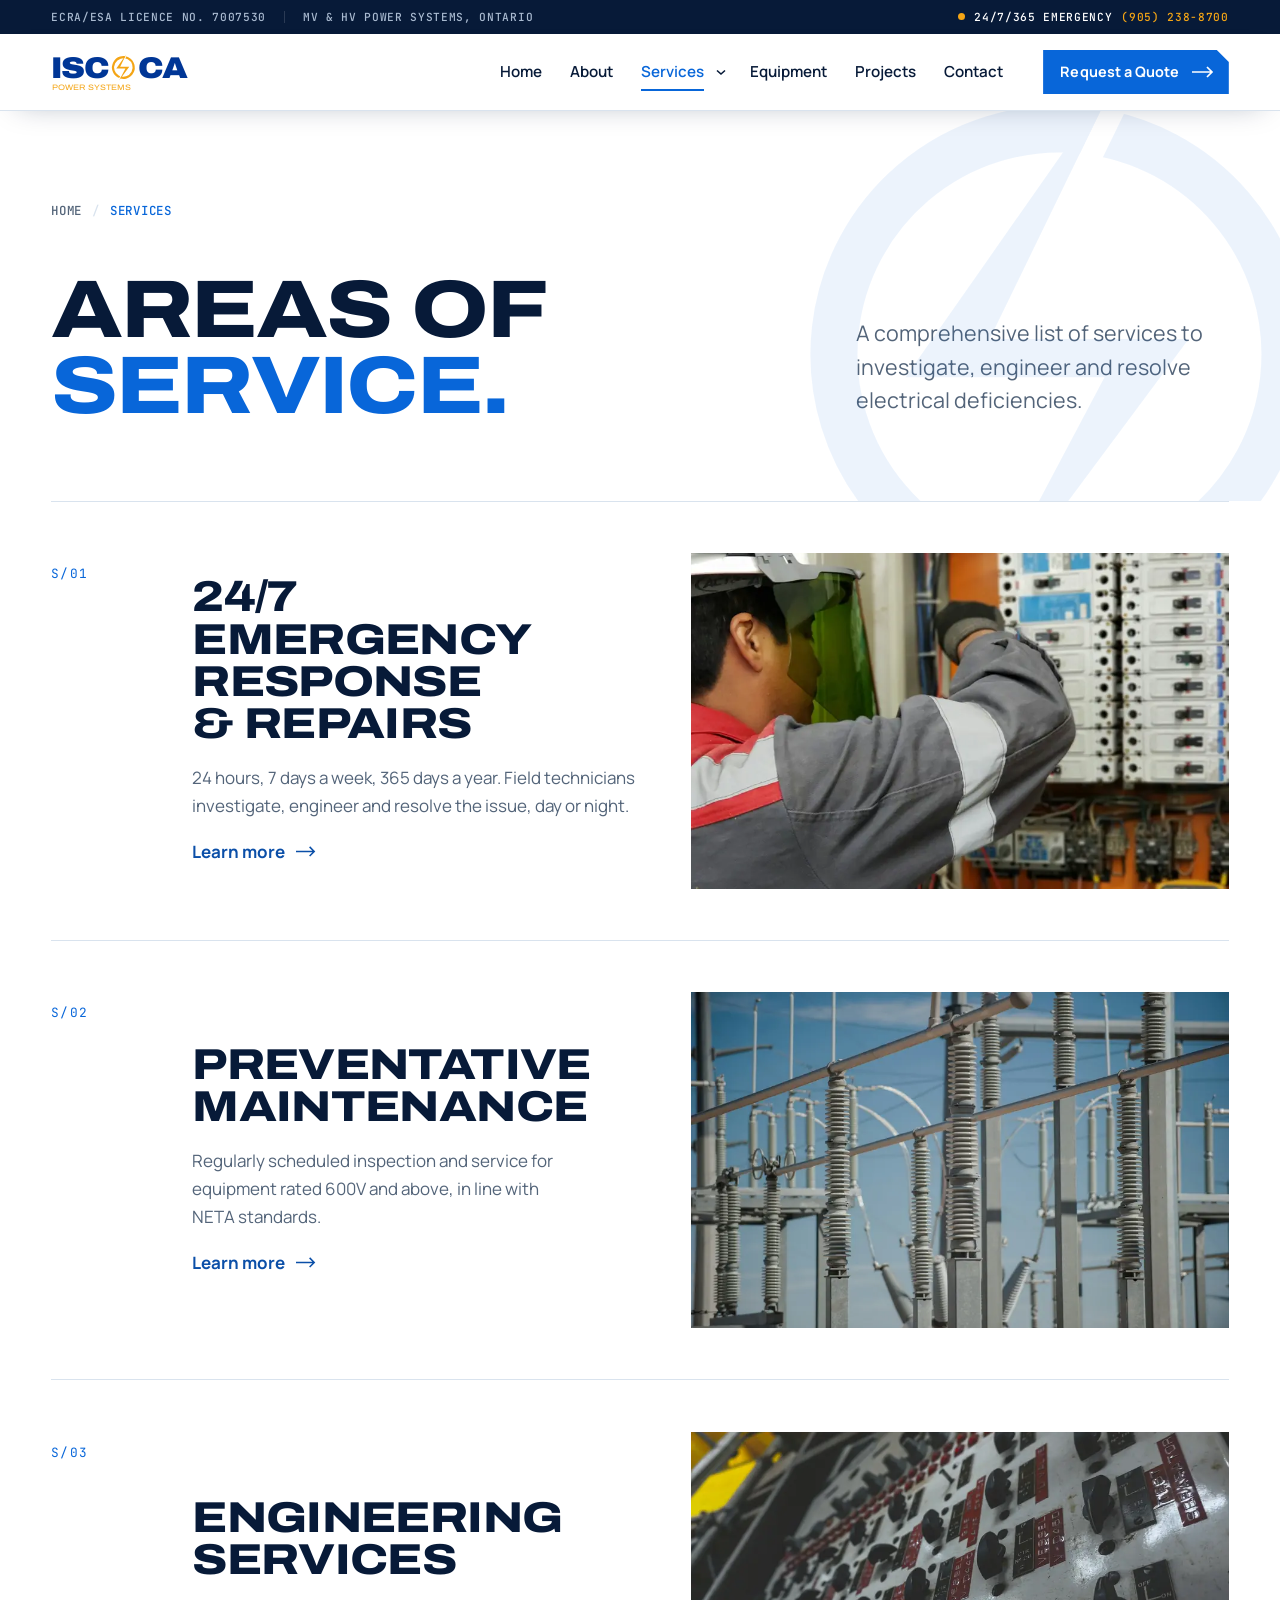
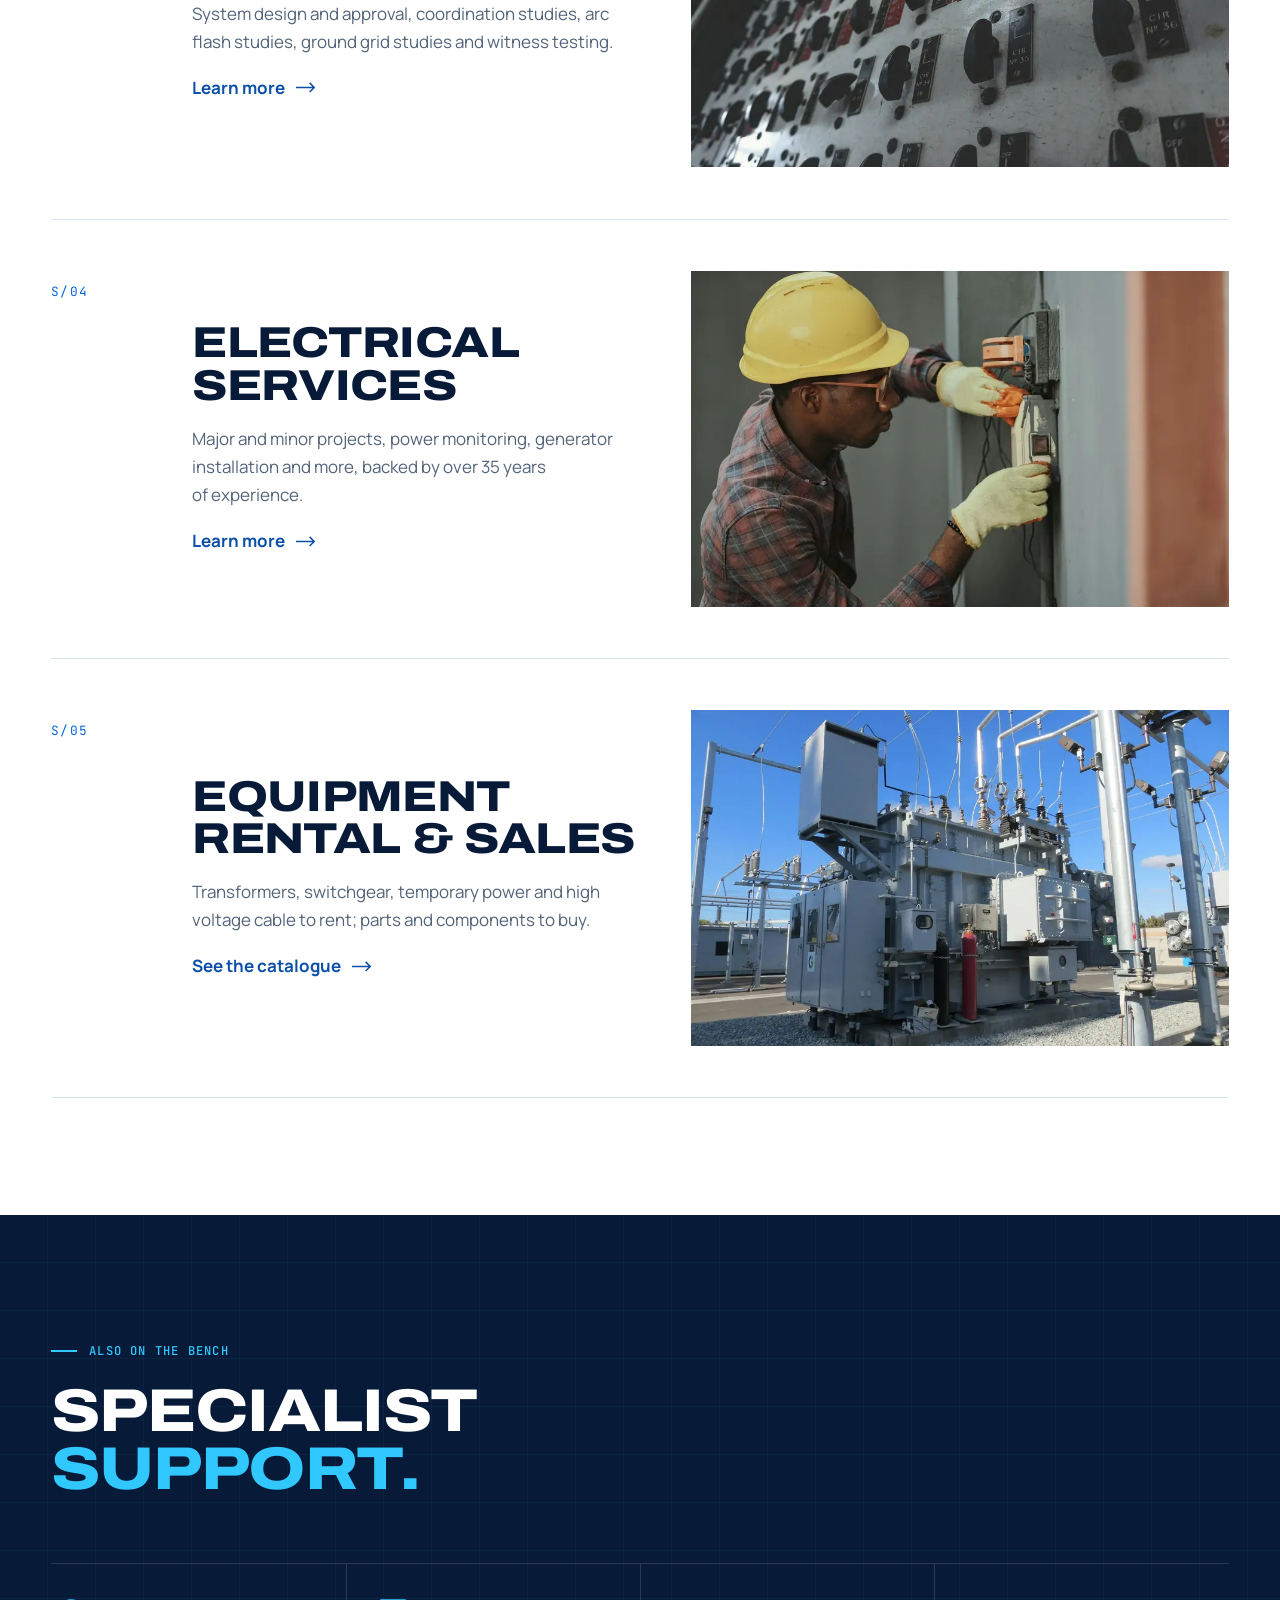
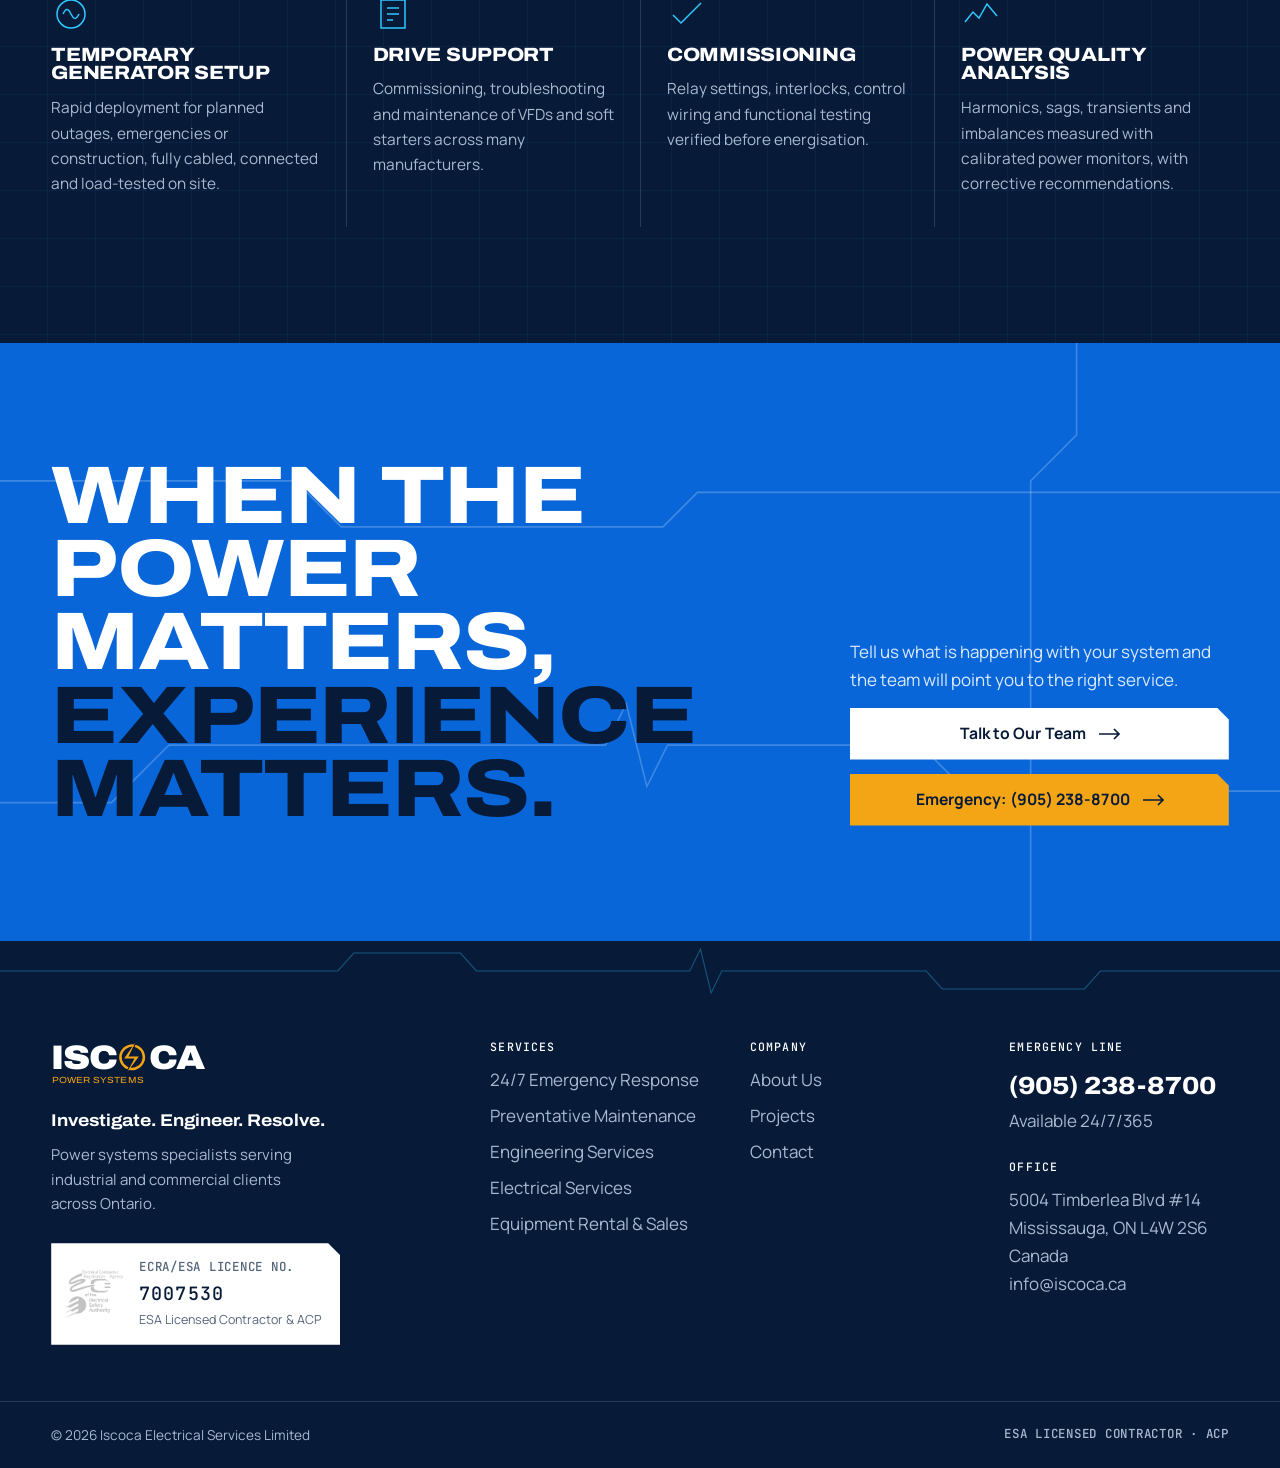
<file: services.html>
<!doctype html>
<html lang="en-CA">
<head>
<meta charset="utf-8">
<meta name="viewport" content="width=device-width, initial-scale=1, viewport-fit=cover">
<meta name="claude:viewport-fit-sides" content="cover">
<title>Electrical Services | Emergency, Maintenance, Engineering | Iscoca</title>
<meta name="description" content="24/7 emergency response, preventative maintenance, engineering services, electrical services and equipment rental for medium and high voltage systems in Ontario.">
<link rel="canonical" href="https://www.iscoca.ca/services.html">
<meta property="og:type" content="website">
<meta property="og:site_name" content="Iscoca Electrical Services Limited">
<meta property="og:url" content="https://www.iscoca.ca/services.html">
<meta property="og:title" content="Electrical Services | Emergency, Maintenance, Engineering | Iscoca">
<meta property="og:description" content="24/7 emergency response, preventative maintenance, engineering services, electrical services and equipment rental for medium and high voltage systems in Ontario.">
<meta property="og:image" content="https://www.iscoca.ca/assets/img/og-image.jpg">
<meta name="twitter:card" content="summary_large_image">
<meta name="theme-color" content="#0866D9">
<link rel="icon" href="assets/img/brand/iscoca-mark.svg" type="image/svg+xml">
<link rel="preconnect" href="https://fonts.googleapis.com">
<link rel="preconnect" href="https://fonts.gstatic.com" crossorigin>
<link rel="stylesheet" href="https://fonts.googleapis.com/css2?family=Archivo:wdth,wght@100..125,400..900&family=Manrope:wght@400..700&family=JetBrains+Mono:wght@400;500&display=swap">
<link rel="stylesheet" href="assets/css/site.css">
<script>
(function(){var d=document.documentElement;d.classList.add('js');
var rm=window.matchMedia&&matchMedia('(prefers-reduced-motion: reduce)').matches,seen=true;
try{seen=sessionStorage.getItem('isc-intro')==='1';}catch(e){seen=true;}
if(!rm&&!seen&&!navigator.webdriver){d.classList.add('intro-on');}})();
</script>
<script type="application/ld+json">{"@context": "https://schema.org", "@type": "ElectricalContractor", "name": "Iscoca Electrical Services Limited", "alternateName": "ISCOCA Power Systems", "url": "https://www.iscoca.ca/", "logo": "https://www.iscoca.ca/assets/img/brand/iscoca-mark.svg", "telephone": "+19052388700", "email": "info@iscoca.ca", "address": {"@type": "PostalAddress", "streetAddress": "5004 Timberlea Blvd #14", "addressLocality": "Mississauga", "addressRegion": "ON", "postalCode": "L4W 2S6", "addressCountry": "CA"}, "areaServed": {"@type": "AdministrativeArea", "name": "Ontario, Canada"}, "openingHours": "Mo-Su 00:00-24:00", "slogan": "Investigate. Engineer. Resolve."}</script><script type="application/ld+json">{"@context": "https://schema.org", "@type": "BreadcrumbList", "itemListElement": [{"@type": "ListItem", "position": 1, "name": "Home", "item": "https://www.iscoca.ca/"}, {"@type": "ListItem", "position": 2, "name": "Services", "item": "https://www.iscoca.ca/services.html"}]}</script>

</head>
<body class="page-services">
<svg class="sprite" aria-hidden="true" focusable="false" width="0" height="0">
  <defs>
    <mask id="isc-gap" maskUnits="userSpaceOnUse" x="0" y="0" width="100" height="100">
      <rect width="100" height="100" fill="#fff"/>
      <polygon points="59.75,1.9 37.65,47.4 41.07,49.06 63.17,3.56" fill="#000"/>
      <polygon points="57.15,53.9 33.75,98.1 30.39,96.32 53.79,52.12" fill="#000"/>
    </mask>
    <radialGradient id="isc-glow" cx="50%" cy="50%" r="50%">
      <stop offset="0" stop-color="#FFE7A8" stop-opacity=".85"/>
      <stop offset=".45" stop-color="#F4A515" stop-opacity=".25"/>
      <stop offset="1" stop-color="#F4A515" stop-opacity="0"/>
    </radialGradient>
  </defs>
</svg>
<div class="intro" id="intro" aria-hidden="true">
  <svg class="intro__circuit" viewBox="0 0 1600 900" preserveAspectRatio="xMidYMid slice">
    <g fill="none" stroke-width="1.2">
      <path d="M-20 180H340l40 40h300"/><path d="M1620 720H1260l-40-40H900"/>
      <path d="M-20 640H220l60-60h180l30 30h120"/><path d="M1620 260H1380l-60 60h-180l-30-30h-120"/>
      <path d="M520 -20V110l40 40v90"/><path d="M1080 920V790l-40-40v-90"/>
      <path d="M180 900V760h140"/><path d="M1420 0v140h-140"/>
    </g>
    <g class="intro__nodes"><circle cx="680" cy="220" r="4"/><circle cx="900" cy="680" r="4"/><circle cx="610" cy="610" r="4"/><circle cx="990" cy="290" r="4"/><circle cx="560" cy="240" r="4"/><circle cx="1040" cy="660" r="4"/></g>
  </svg>
  <div class="intro__stage">
    <svg class="intro__pulse" viewBox="0 0 200 200"><circle cx="100" cy="100" r="98" fill="url(#isc-glow)"/></svg>
    <span class="lockup"><span class="lockup__word"><span class="lockup__w"><span class="lockup__l">I</span><span class="lockup__l">S</span><span class="lockup__l">C</span></span><span class="lockup__o"><svg class="mk lockup__mark" viewBox="0 0 100 100" aria-hidden="true" focusable="false"><g mask="url(#isc-gap)"><circle class="mk__ring" cx="49.5" cy="50" r="38.3" pathLength="100" transform="rotate(-62 49.5 50)"/></g><polygon class="mk__bolt" points="59.75,1.9 37.65,47.4 71.45,47.4 33.75,98.1 57.15,53.9 23.35,53.9"/><polygon class="mk__trace" points="59.75,1.9 37.65,47.4 71.45,47.4 33.75,98.1 57.15,53.9 23.35,53.9" pathLength="100"/></svg></span><span class="lockup__w"><span class="lockup__l">C</span><span class="lockup__l">A</span></span></span><span class="lockup__sub"><span class="lockup__s">P</span><span class="lockup__s">O</span><span class="lockup__s">W</span><span class="lockup__s">E</span><span class="lockup__s">R</span><span class="lockup__s">&nbsp;</span><span class="lockup__s">S</span><span class="lockup__s">Y</span><span class="lockup__s">S</span><span class="lockup__s">T</span><span class="lockup__s">E</span><span class="lockup__s">M</span><span class="lockup__s">S</span></span></span>
    <p class="intro__tag mono" aria-hidden="true"><span>Investigate.</span> <span>Engineer.</span> <span>Resolve.</span></p>
  </div>
  <button class="intro__skip mono" type="button">Skip intro</button>
</div>
<div class="veil" id="veil" aria-hidden="true">
  <div class="veil__lead"></div>
  <div class="veil__panel">
    <div class="veil__grid"></div>
    <svg class="mk veil__mark" viewBox="0 0 100 100" aria-hidden="true" focusable="false"><g mask="url(#isc-gap)"><circle class="mk__ring" cx="49.5" cy="50" r="38.3" pathLength="100" transform="rotate(-62 49.5 50)"/></g><polygon class="mk__bolt" points="59.75,1.9 37.65,47.4 71.45,47.4 33.75,98.1 57.15,53.9 23.35,53.9"/><polygon class="mk__trace" points="59.75,1.9 37.65,47.4 71.45,47.4 33.75,98.1 57.15,53.9 23.35,53.9" pathLength="100"/></svg>
  </div>
</div>
<div class="sr" aria-live="polite" id="route-announcer"></div>
<div id="app" data-page="services" data-body="page-services"><a class="skip" href="#main">Skip to content</a>
<header class="hdr" data-hdr>
  <div class="hdr__strip">
    <div class="wrap hdr__strip-in">
      <span class="mono">ECRA/ESA Licence No. 7007530</span>
      <span class="hdr__strip-sep" aria-hidden="true"></span>
      <span class="mono hide-sm">MV &amp; HV power systems, Ontario</span>
      <a class="hdr__strip-tel mono" href="tel:+19052388700"><span class="live" aria-hidden="true"></span>24/7/365 Emergency <b>(905) 238-8700</b></a>
    </div>
  </div>
  <div class="hdr__bar">
    <div class="wrap hdr__in">
      <a class="brand" href="index.html" aria-label="ISCOCA Power Systems, home"><span class="lockup"><span class="lockup__word"><span class="lockup__w">ISC</span><span class="lockup__o"><svg class="mk lockup__mark" viewBox="0 0 100 100" aria-hidden="true" focusable="false"><g mask="url(#isc-gap)"><circle class="mk__ring" cx="49.5" cy="50" r="38.3" pathLength="100" transform="rotate(-62 49.5 50)"/></g><polygon class="mk__bolt" points="59.75,1.9 37.65,47.4 71.45,47.4 33.75,98.1 57.15,53.9 23.35,53.9"/><polygon class="mk__trace" points="59.75,1.9 37.65,47.4 71.45,47.4 33.75,98.1 57.15,53.9 23.35,53.9" pathLength="100"/></svg></span><span class="lockup__w">CA</span></span><span class="lockup__sub">POWER SYSTEMS</span></span></a>
      <nav class="nav" aria-label="Primary">
        <ul class="nav__list">
          <li><a class="nav__a" data-nav="home" href="index.html">Home</a></li>
          <li><a class="nav__a" data-nav="about" href="about-us.html">About</a></li>
          <li class="nav__dd">
            <a class="nav__a" data-nav="services" href="services.html">Services</a>
            <button class="nav__dd-btn" type="button" aria-expanded="false" aria-controls="dd-services"><span class="sr">Show service pages</span><svg viewBox="0 0 12 12" aria-hidden="true"><path d="M2 4.5 6 8l4-3.5" fill="none" stroke="currentColor" stroke-width="1.6"/></svg></button>
            <div class="dd" id="dd-services">
              <div class="dd__grid">
                <a class="dd__item" href="our-services/24-7-emergency.html"><span class="dd__k mono">24/7</span><span class="dd__t">Emergency Response &amp; Repairs</span><span class="dd__d">Field crews on call every hour of the year.</span></a>
                <a class="dd__item" href="our-services/preventative-maintenance.html"><span class="dd__k mono">PM</span><span class="dd__t">Preventative Maintenance</span><span class="dd__d">Scheduled testing for equipment rated 600V and above.</span></a>
                <a class="dd__item" href="our-services/engineering-services.html"><span class="dd__k mono">ENG</span><span class="dd__t">Engineering Services</span><span class="dd__d">Design, coordination, arc flash and ground grid studies.</span></a>
                <a class="dd__item" href="our-services/electrical-services.html"><span class="dd__k mono">ELEC</span><span class="dd__t">Electrical Services</span><span class="dd__d">Projects, generators, tap boxes and power monitoring.</span></a>
                <a class="dd__item" href="rental.html"><span class="dd__k mono">EQP</span><span class="dd__t">Equipment Rental &amp; Sales</span><span class="dd__d">Transformers, switchgear, temporary power and parts.</span></a>
              </div>
              <a class="dd__all" href="services.html">All services <svg viewBox="0 0 20 12" aria-hidden="true"><path d="M0 6h18M13 1l5 5-5 5" fill="none" stroke="currentColor" stroke-width="1.6"/></svg></a>
            </div>
          </li>
          <li><a class="nav__a" data-nav="rental" href="rental.html">Equipment</a></li>
          <li><a class="nav__a" data-nav="projects" href="projects.html">Projects</a></li>
          <li><a class="nav__a" data-nav="contact" href="contact.html">Contact</a></li>
        </ul>
      </nav>
      <a class="btn btn--blue btn--sm hdr__quote" href="contact.html"><span>Request a Quote</span><svg class="arw" viewBox="0 0 22 12" aria-hidden="true"><path d="M0 6h20M15 1l5 5-5 5" fill="none" stroke="currentColor" stroke-width="1.7"/></svg></a>
      <button class="burger" type="button" aria-expanded="false" aria-controls="mnav"><span class="burger__lines" aria-hidden="true"><i></i><i></i></span><span class="burger__label">Menu</span></button>
    </div>
  </div>
</header>
<div class="mnav" id="mnav" hidden>
  <div class="mnav__in">
    <nav aria-label="Mobile">
      <ul class="mnav__list">
        <li><a data-nav="home" href="index.html">Home</a></li>
        <li><a data-nav="about" href="about-us.html">About</a></li>
        <li><a data-nav="services" href="services.html">Services</a>
          <ul class="mnav__sub">
            <li><a href="our-services/24-7-emergency.html">24/7 Emergency Response</a></li>
            <li><a href="our-services/preventative-maintenance.html">Preventative Maintenance</a></li>
            <li><a href="our-services/engineering-services.html">Engineering Services</a></li>
            <li><a href="our-services/electrical-services.html">Electrical Services</a></li>
          </ul>
        </li>
        <li><a data-nav="rental" href="rental.html">Equipment</a></li>
        <li><a data-nav="projects" href="projects.html">Projects</a></li>
        <li><a data-nav="contact" href="contact.html">Contact</a></li>
      </ul>
    </nav>
    <div class="mnav__foot">
      <a class="btn btn--amber" href="tel:+19052388700"><span>Emergency: (905) 238-8700</span><svg class="arw" viewBox="0 0 22 12" aria-hidden="true"><path d="M0 6h20M15 1l5 5-5 5" fill="none" stroke="currentColor" stroke-width="1.7"/></svg></a>
      <a class="btn btn--line-light" href="contact.html"><span>Request a Quote</span><svg class="arw" viewBox="0 0 22 12" aria-hidden="true"><path d="M0 6h20M15 1l5 5-5 5" fill="none" stroke="currentColor" stroke-width="1.7"/></svg></a>
      <p class="mono">ECRA/ESA Licence No. 7007530</p>
    </div>
  </div>
</div>
<main id="main" tabindex="-1"><section class="phero">
  <div class="phero__mark" aria-hidden="true"><svg class="mk" viewBox="0 0 100 100" aria-hidden="true" focusable="false"><g mask="url(#isc-gap)"><circle class="mk__ring" cx="49.5" cy="50" r="38.3" pathLength="100" transform="rotate(-62 49.5 50)"/></g><polygon class="mk__bolt" points="59.75,1.9 37.65,47.4 71.45,47.4 33.75,98.1 57.15,53.9 23.35,53.9"/><polygon class="mk__trace" points="59.75,1.9 37.65,47.4 71.45,47.4 33.75,98.1 57.15,53.9 23.35,53.9" pathLength="100"/></svg></div>
  <div class="wrap">
    <ol class="phero__crumbs mono"><li><a href="index.html">Home</a></li><li aria-current="page">Services</li></ol>
    <div class="phero__grid">
      <h1 class="h1">Areas of <span class="hl">service.</span></h1>
      <div class="phero__aside"><p class="lead">A comprehensive list of services to investigate, engineer and resolve electrical deficiencies.</p></div>
    </div>
  </div>
</section>
<section class="sec" style="padding-top:0">
  <div class="wrap">
    <a class="srow" href="our-services/24-7-emergency.html" style="text-decoration:none;color:inherit"><span class="srow__n">S/01</span><div class="srow__text"><h2>24/7 Emergency Response &amp; Repairs</h2><p>24 hours, 7 days a week, 365 days a year. Field technicians investigate, engineer and resolve the issue, day or night.</p><span class="tlink"><span>Learn more</span><svg class="arw" viewBox="0 0 22 12" aria-hidden="true"><path d="M0 6h20M15 1l5 5-5 5" fill="none" stroke="currentColor" stroke-width="1.7"/></svg></span></div><span class="srow__img plate"><img src="assets/img/photos/technician-arc-ppe-900.webp" srcset="assets/img/photos/technician-arc-ppe-900.webp 900w, assets/img/photos/technician-arc-ppe-1600.webp 1600w" sizes="(max-width:900px) 100vw, 45vw" width="1600" height="2133" alt="Technician in arc-rated PPE testing a panel" loading="lazy" decoding="async"></span></a>
    <a class="srow" href="our-services/preventative-maintenance.html" style="text-decoration:none;color:inherit" data-rv><span class="srow__n">S/02</span><div class="srow__text"><h2>Preventative Maintenance</h2><p>Regularly scheduled inspection and service for equipment rated 600V and above, in line with NETA standards.</p><span class="tlink"><span>Learn more</span><svg class="arw" viewBox="0 0 22 12" aria-hidden="true"><path d="M0 6h20M15 1l5 5-5 5" fill="none" stroke="currentColor" stroke-width="1.7"/></svg></span></div><span class="srow__img plate"><img src="assets/img/photos/disconnect-switches-900.webp" srcset="assets/img/photos/disconnect-switches-900.webp 900w, assets/img/photos/disconnect-switches-1600.webp 1600w" sizes="(max-width:900px) 100vw, 45vw" width="1600" height="1065" alt="High voltage disconnect switches" loading="lazy" decoding="async"></span></a>
    <a class="srow" href="our-services/engineering-services.html" style="text-decoration:none;color:inherit" data-rv><span class="srow__n">S/03</span><div class="srow__text"><h2>Engineering Services</h2><p>System design and approval, coordination studies, arc flash studies, ground grid studies and witness testing.</p><span class="tlink"><span>Learn more</span><svg class="arw" viewBox="0 0 22 12" aria-hidden="true"><path d="M0 6h20M15 1l5 5-5 5" fill="none" stroke="currentColor" stroke-width="1.7"/></svg></span></div><span class="srow__img plate"><img src="assets/img/photos/control-panel-900.webp" srcset="assets/img/photos/control-panel-900.webp 900w, assets/img/photos/control-panel-1600.webp 1600w" sizes="(max-width:900px) 100vw, 45vw" width="1600" height="1067" alt="Switchboard control panel" loading="lazy" decoding="async"></span></a>
    <a class="srow" href="our-services/electrical-services.html" style="text-decoration:none;color:inherit" data-rv><span class="srow__n">S/04</span><div class="srow__text"><h2>Electrical Services</h2><p>Major and minor projects, power monitoring, generator installation and more, backed by over 35 years of experience.</p><span class="tlink"><span>Learn more</span><svg class="arw" viewBox="0 0 22 12" aria-hidden="true"><path d="M0 6h20M15 1l5 5-5 5" fill="none" stroke="currentColor" stroke-width="1.7"/></svg></span></div><span class="srow__img plate"><img src="assets/img/photos/electrician-field-900.webp" srcset="assets/img/photos/electrician-field-900.webp 900w, assets/img/photos/electrician-field-1600.webp 1600w" sizes="(max-width:900px) 100vw, 45vw" width="1600" height="1068" alt="Electrician working on equipment" loading="lazy" decoding="async"></span></a>
    <a class="srow" href="rental.html" style="text-decoration:none;color:inherit" data-rv><span class="srow__n">S/05</span><div class="srow__text"><h2>Equipment Rental &amp; Sales</h2><p>Transformers, switchgear, temporary power and high voltage cable to rent; parts and components to buy.</p><span class="tlink"><span>See the catalogue</span><svg class="arw" viewBox="0 0 22 12" aria-hidden="true"><path d="M0 6h20M15 1l5 5-5 5" fill="none" stroke="currentColor" stroke-width="1.7"/></svg></span></div><span class="srow__img plate"><img src="assets/img/photos/transformer-yard-900.webp" srcset="assets/img/photos/transformer-yard-900.webp 900w, assets/img/photos/transformer-yard-1600.webp 1600w" sizes="(max-width:900px) 100vw, 45vw" width="1600" height="1200" alt="Power transformer in a substation yard" loading="lazy" decoding="async"></span></a>
  </div>
</section>
<section class="sec sec--navy grid-bg">
  <div class="wrap">
    <div class="sec-head"><div><p class="eyebrow">Also on the bench</p><h2 class="h2 up" data-rv>Specialist <span class="hl">support.</span></h2></div></div>
    <div class="mini">
      <div class="mini__i" data-rv><svg viewBox="0 0 40 40" aria-hidden="true"><circle cx="20" cy="20" r="14"/><path d="M12 20c3-6 5-6 8 0s5 6 8 0"/></svg><h3>Temporary generator setup</h3><p>Rapid deployment for planned outages, emergencies or construction, fully cabled, connected and load-tested on site.</p></div>
      <div class="mini__i" data-rv><svg viewBox="0 0 40 40" aria-hidden="true"><rect x="8" y="6" width="24" height="28"/><path d="M14 14h12M14 20h12M14 26h6"/></svg><h3>Drive support</h3><p>Commissioning, troubleshooting and maintenance of VFDs and soft starters across many manufacturers.</p></div>
      <div class="mini__i" data-rv><svg viewBox="0 0 40 40" aria-hidden="true"><path d="M6 21l8 8L34 9"/></svg><h3>Commissioning</h3><p>Relay settings, interlocks, control wiring and functional testing verified before energisation.</p></div>
      <div class="mini__i" data-rv><svg viewBox="0 0 40 40" aria-hidden="true"><path d="M4 28l8-10 6 6 8-14 10 12"/></svg><h3>Power quality analysis</h3><p>Harmonics, sags, transients and imbalances measured with calibrated power monitors, with corrective recommendations.</p></div>
    </div>
  </div>
</section>
<section class="cta" aria-labelledby="cta-h">
  <svg class="cta__lines" viewBox="0 0 1440 520" preserveAspectRatio="xMidYMid slice" aria-hidden="true">
    <path d="M-10 120H420l40 40h280l30-30h680"/>
    <path d="M-10 400H260l50-50h380l18-36 18 72 18-36h220l40 40h446"/>
    <path class="cta__spark" pathLength="1460" d="M-10 400H260l50-50h380l18-36 18 72 18-36h220l40 40h446"/>
    <path d="M1100 -10V80l-40 40v400"/>
  </svg>
  <div class="wrap cta__in">
    <h2 id="cta-h" data-rv="line"><span class="ln">When</span> <span class="ln">the</span> <span class="ln">power</span> <span class="ln">matters,</span> <span class="ln hl">experience</span> <span class="ln hl">matters.</span></h2>
    <div class="cta__side" data-rv>
      <p>Tell us what is happening with your system and the team will point you to the right service.</p>
      <a class="btn btn--white" href="contact.html"><span>Talk to Our Team</span><svg class="arw" viewBox="0 0 22 12" aria-hidden="true"><path d="M0 6h20M15 1l5 5-5 5" fill="none" stroke="currentColor" stroke-width="1.7"/></svg></a>
      <a class="btn btn--amber" href="tel:+19052388700"><span>Emergency: (905) 238-8700</span><svg class="arw" viewBox="0 0 22 12" aria-hidden="true"><path d="M0 6h20M15 1l5 5-5 5" fill="none" stroke="currentColor" stroke-width="1.7"/></svg></a>
    </div>
  </div>
</section>

</main><footer class="ftr">
  <div class="ftr__line" aria-hidden="true">
    <svg viewBox="0 0 1440 60" preserveAspectRatio="none"><path class="ftr__trace" d="M0 30H380l18-18h120l18 18h240l12-22 12 44 12-22h230l18 18h160l18-18H1440" fill="none"/></svg>
  </div>
  <div class="wrap ftr__in">
    <div class="ftr__brand">
      <a class="brand brand--light" href="index.html" aria-label="ISCOCA Power Systems, home"><span class="lockup"><span class="lockup__word"><span class="lockup__w">ISC</span><span class="lockup__o"><svg class="mk lockup__mark" viewBox="0 0 100 100" aria-hidden="true" focusable="false"><g mask="url(#isc-gap)"><circle class="mk__ring" cx="49.5" cy="50" r="38.3" pathLength="100" transform="rotate(-62 49.5 50)"/></g><polygon class="mk__bolt" points="59.75,1.9 37.65,47.4 71.45,47.4 33.75,98.1 57.15,53.9 23.35,53.9"/><polygon class="mk__trace" points="59.75,1.9 37.65,47.4 71.45,47.4 33.75,98.1 57.15,53.9 23.35,53.9" pathLength="100"/></svg></span><span class="lockup__w">CA</span></span><span class="lockup__sub">POWER SYSTEMS</span></span></a>
      <p class="ftr__tag">Investigate. Engineer. Resolve.</p>
      <p class="ftr__about">Power systems specialists serving industrial and commercial clients across Ontario.</p>
      <div class="ftr__badge">
        <img src="assets/img/brand/original-badge-esa.png" width="151" height="127" alt="Electrical Contractor Registration Agency of the Electrical Safety Authority" loading="lazy">
        <div><span class="mono">ECRA/ESA Licence No.</span><b class="mono">7007530</b><span>ESA Licensed Contractor &amp; ACP</span></div>
      </div>
    </div>
    <div class="ftr__col">
      <h2 class="ftr__h mono">Services</h2>
      <ul>
        <li><a href="our-services/24-7-emergency.html">24/7 Emergency Response</a></li>
        <li><a href="our-services/preventative-maintenance.html">Preventative Maintenance</a></li>
        <li><a href="our-services/engineering-services.html">Engineering Services</a></li>
        <li><a href="our-services/electrical-services.html">Electrical Services</a></li>
        <li><a href="rental.html">Equipment Rental &amp; Sales</a></li>
      </ul>
    </div>
    <div class="ftr__col">
      <h2 class="ftr__h mono">Company</h2>
      <ul>
        <li><a href="about-us.html">About Us</a></li>
        <li><a href="projects.html">Projects</a></li>
        <li><a href="contact.html">Contact</a></li>
      </ul>
    </div>
    <div class="ftr__col ftr__col--contact">
      <h2 class="ftr__h mono">Emergency line</h2>
      <a class="ftr__tel" href="tel:+19052388700">(905) 238-8700</a>
      <p>Available 24/7/365</p>
      <h2 class="ftr__h mono">Office</h2>
      <address>5004 Timberlea Blvd #14<br>Mississauga, ON L4W 2S6<br>Canada</address>
      <p><a href="mailto:info@iscoca.ca">info@iscoca.ca</a></p>
    </div>
  </div>
  <div class="wrap ftr__base">
    <span>&copy; <span data-year>2026</span> Iscoca Electrical Services Limited</span>
    <span class="mono">ESA Licensed Contractor &middot; ACP</span>
  </div>
</footer>
</div><script src="assets/js/site.js" defer></script>
</body>
</html>
</file>
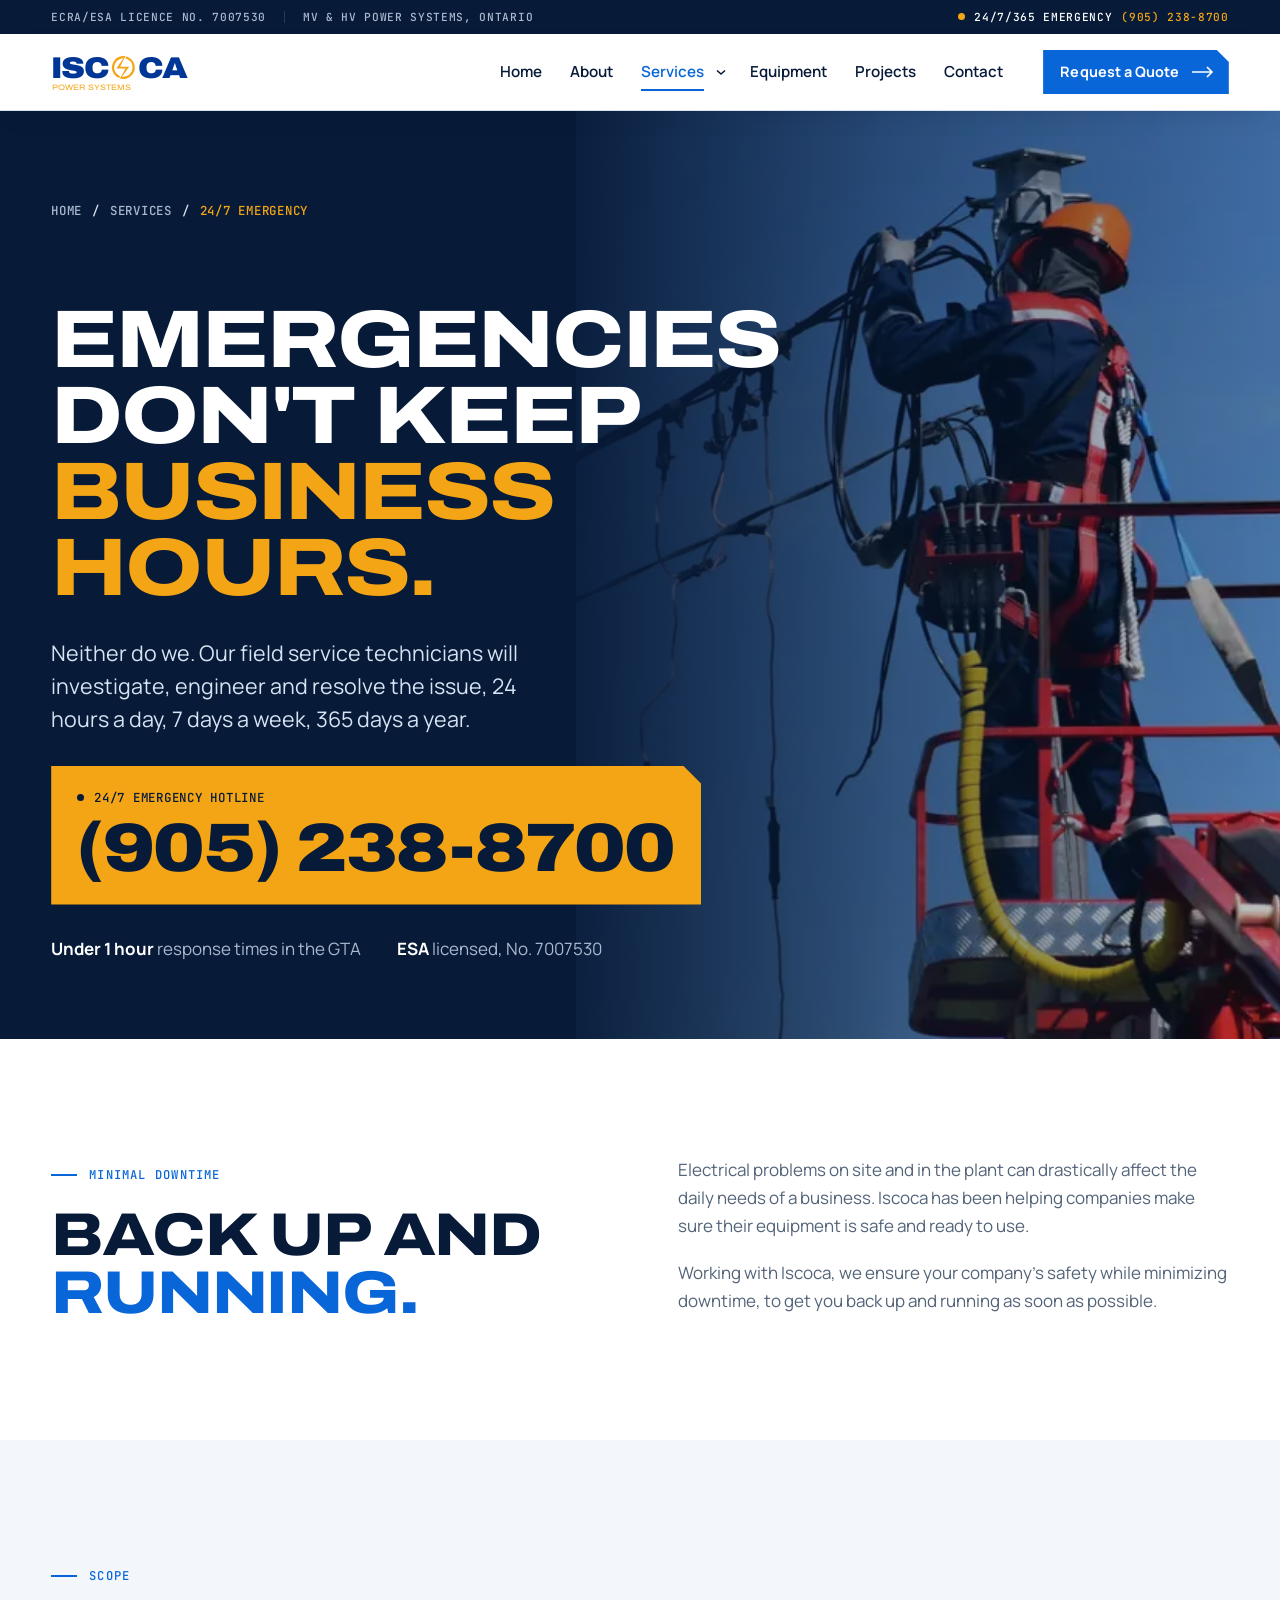
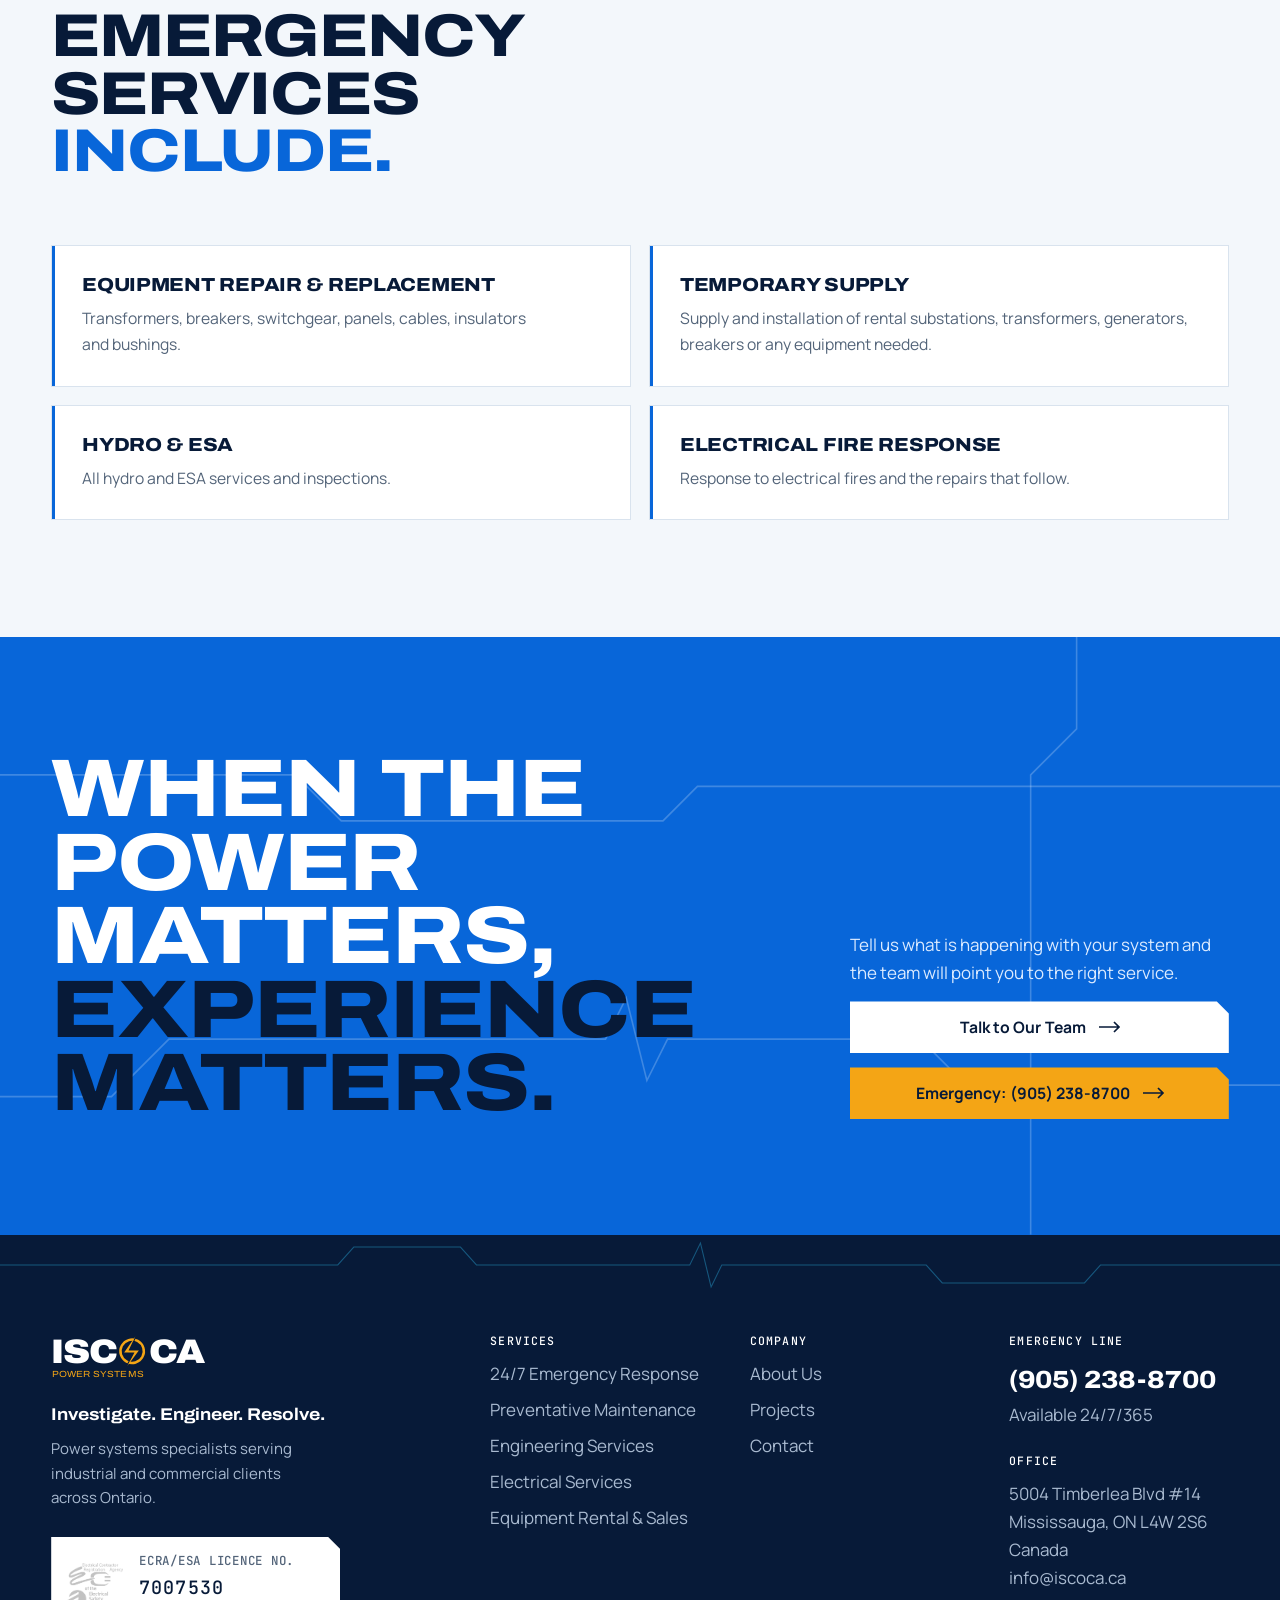
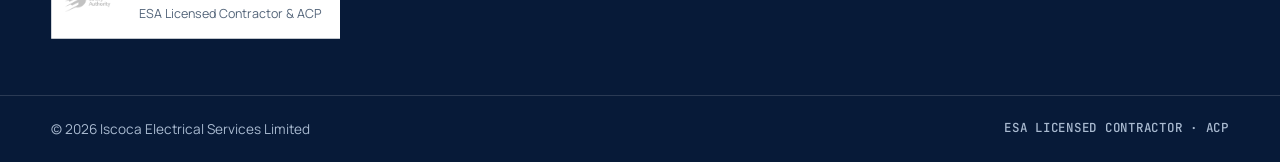
<file: our-services/24-7-emergency.html>
<!doctype html>
<html lang="en-CA">
<head>
<meta charset="utf-8">
<meta name="viewport" content="width=device-width, initial-scale=1, viewport-fit=cover">
<meta name="claude:viewport-fit-sides" content="cover">
<title>24/7 Emergency Electrical Response & Repairs | Iscoca</title>
<meta name="description" content="24 hour, 7 day, 365 day emergency electrical service for medium and high voltage equipment in Ontario. Call (905) 238-8700.">
<link rel="canonical" href="https://www.iscoca.ca/our-services/24-7-emergency.html">
<meta property="og:type" content="website">
<meta property="og:site_name" content="Iscoca Electrical Services Limited">
<meta property="og:url" content="https://www.iscoca.ca/our-services/24-7-emergency.html">
<meta property="og:title" content="24/7 Emergency Electrical Response & Repairs | Iscoca">
<meta property="og:description" content="24 hour, 7 day, 365 day emergency electrical service for medium and high voltage equipment in Ontario. Call (905) 238-8700.">
<meta property="og:image" content="https://www.iscoca.ca/assets/img/og-image.jpg">
<meta name="twitter:card" content="summary_large_image">
<meta name="theme-color" content="#0866D9">
<link rel="icon" href="../assets/img/brand/iscoca-mark.svg" type="image/svg+xml">
<link rel="preconnect" href="https://fonts.googleapis.com">
<link rel="preconnect" href="https://fonts.gstatic.com" crossorigin>
<link rel="stylesheet" href="https://fonts.googleapis.com/css2?family=Archivo:wdth,wght@100..125,400..900&family=Manrope:wght@400..700&family=JetBrains+Mono:wght@400;500&display=swap">
<link rel="stylesheet" href="../assets/css/site.css">
<script>
(function(){var d=document.documentElement;d.classList.add('js');
var rm=window.matchMedia&&matchMedia('(prefers-reduced-motion: reduce)').matches,seen=true;
try{seen=sessionStorage.getItem('isc-intro')==='1';}catch(e){seen=true;}
if(!rm&&!seen&&!navigator.webdriver){d.classList.add('intro-on');}})();
</script>
<script type="application/ld+json">{"@context": "https://schema.org", "@type": "ElectricalContractor", "name": "Iscoca Electrical Services Limited", "alternateName": "ISCOCA Power Systems", "url": "https://www.iscoca.ca/", "logo": "https://www.iscoca.ca/assets/img/brand/iscoca-mark.svg", "telephone": "+19052388700", "email": "info@iscoca.ca", "address": {"@type": "PostalAddress", "streetAddress": "5004 Timberlea Blvd #14", "addressLocality": "Mississauga", "addressRegion": "ON", "postalCode": "L4W 2S6", "addressCountry": "CA"}, "areaServed": {"@type": "AdministrativeArea", "name": "Ontario, Canada"}, "openingHours": "Mo-Su 00:00-24:00", "slogan": "Investigate. Engineer. Resolve."}</script><script type="application/ld+json">{"@context": "https://schema.org", "@type": "BreadcrumbList", "itemListElement": [{"@type": "ListItem", "position": 1, "name": "Home", "item": "https://www.iscoca.ca/"}, {"@type": "ListItem", "position": 2, "name": "Services", "item": "https://www.iscoca.ca/services.html"}, {"@type": "ListItem", "position": 3, "name": "24/7 Emergency", "item": "https://www.iscoca.ca/our-services/24-7-emergency.html"}]}</script>

</head>
<body class="page-emergency">
<svg class="sprite" aria-hidden="true" focusable="false" width="0" height="0">
  <defs>
    <mask id="isc-gap" maskUnits="userSpaceOnUse" x="0" y="0" width="100" height="100">
      <rect width="100" height="100" fill="#fff"/>
      <polygon points="59.75,1.9 37.65,47.4 41.07,49.06 63.17,3.56" fill="#000"/>
      <polygon points="57.15,53.9 33.75,98.1 30.39,96.32 53.79,52.12" fill="#000"/>
    </mask>
    <radialGradient id="isc-glow" cx="50%" cy="50%" r="50%">
      <stop offset="0" stop-color="#FFE7A8" stop-opacity=".85"/>
      <stop offset=".45" stop-color="#F4A515" stop-opacity=".25"/>
      <stop offset="1" stop-color="#F4A515" stop-opacity="0"/>
    </radialGradient>
  </defs>
</svg>
<div class="intro" id="intro" aria-hidden="true">
  <svg class="intro__circuit" viewBox="0 0 1600 900" preserveAspectRatio="xMidYMid slice">
    <g fill="none" stroke-width="1.2">
      <path d="M-20 180H340l40 40h300"/><path d="M1620 720H1260l-40-40H900"/>
      <path d="M-20 640H220l60-60h180l30 30h120"/><path d="M1620 260H1380l-60 60h-180l-30-30h-120"/>
      <path d="M520 -20V110l40 40v90"/><path d="M1080 920V790l-40-40v-90"/>
      <path d="M180 900V760h140"/><path d="M1420 0v140h-140"/>
    </g>
    <g class="intro__nodes"><circle cx="680" cy="220" r="4"/><circle cx="900" cy="680" r="4"/><circle cx="610" cy="610" r="4"/><circle cx="990" cy="290" r="4"/><circle cx="560" cy="240" r="4"/><circle cx="1040" cy="660" r="4"/></g>
  </svg>
  <div class="intro__stage">
    <svg class="intro__pulse" viewBox="0 0 200 200"><circle cx="100" cy="100" r="98" fill="url(#isc-glow)"/></svg>
    <span class="lockup"><span class="lockup__word"><span class="lockup__w"><span class="lockup__l">I</span><span class="lockup__l">S</span><span class="lockup__l">C</span></span><span class="lockup__o"><svg class="mk lockup__mark" viewBox="0 0 100 100" aria-hidden="true" focusable="false"><g mask="url(#isc-gap)"><circle class="mk__ring" cx="49.5" cy="50" r="38.3" pathLength="100" transform="rotate(-62 49.5 50)"/></g><polygon class="mk__bolt" points="59.75,1.9 37.65,47.4 71.45,47.4 33.75,98.1 57.15,53.9 23.35,53.9"/><polygon class="mk__trace" points="59.75,1.9 37.65,47.4 71.45,47.4 33.75,98.1 57.15,53.9 23.35,53.9" pathLength="100"/></svg></span><span class="lockup__w"><span class="lockup__l">C</span><span class="lockup__l">A</span></span></span><span class="lockup__sub"><span class="lockup__s">P</span><span class="lockup__s">O</span><span class="lockup__s">W</span><span class="lockup__s">E</span><span class="lockup__s">R</span><span class="lockup__s">&nbsp;</span><span class="lockup__s">S</span><span class="lockup__s">Y</span><span class="lockup__s">S</span><span class="lockup__s">T</span><span class="lockup__s">E</span><span class="lockup__s">M</span><span class="lockup__s">S</span></span></span>
    <p class="intro__tag mono" aria-hidden="true"><span>Investigate.</span> <span>Engineer.</span> <span>Resolve.</span></p>
  </div>
  <button class="intro__skip mono" type="button">Skip intro</button>
</div>
<div class="veil" id="veil" aria-hidden="true">
  <div class="veil__lead"></div>
  <div class="veil__panel">
    <div class="veil__grid"></div>
    <svg class="mk veil__mark" viewBox="0 0 100 100" aria-hidden="true" focusable="false"><g mask="url(#isc-gap)"><circle class="mk__ring" cx="49.5" cy="50" r="38.3" pathLength="100" transform="rotate(-62 49.5 50)"/></g><polygon class="mk__bolt" points="59.75,1.9 37.65,47.4 71.45,47.4 33.75,98.1 57.15,53.9 23.35,53.9"/><polygon class="mk__trace" points="59.75,1.9 37.65,47.4 71.45,47.4 33.75,98.1 57.15,53.9 23.35,53.9" pathLength="100"/></svg>
  </div>
</div>
<div class="sr" aria-live="polite" id="route-announcer"></div>
<div id="app" data-page="services" data-body="page-emergency"><a class="skip" href="#main">Skip to content</a>
<header class="hdr" data-hdr>
  <div class="hdr__strip">
    <div class="wrap hdr__strip-in">
      <span class="mono">ECRA/ESA Licence No. 7007530</span>
      <span class="hdr__strip-sep" aria-hidden="true"></span>
      <span class="mono hide-sm">MV &amp; HV power systems, Ontario</span>
      <a class="hdr__strip-tel mono" href="tel:+19052388700"><span class="live" aria-hidden="true"></span>24/7/365 Emergency <b>(905) 238-8700</b></a>
    </div>
  </div>
  <div class="hdr__bar">
    <div class="wrap hdr__in">
      <a class="brand" href="../index.html" aria-label="ISCOCA Power Systems, home"><span class="lockup"><span class="lockup__word"><span class="lockup__w">ISC</span><span class="lockup__o"><svg class="mk lockup__mark" viewBox="0 0 100 100" aria-hidden="true" focusable="false"><g mask="url(#isc-gap)"><circle class="mk__ring" cx="49.5" cy="50" r="38.3" pathLength="100" transform="rotate(-62 49.5 50)"/></g><polygon class="mk__bolt" points="59.75,1.9 37.65,47.4 71.45,47.4 33.75,98.1 57.15,53.9 23.35,53.9"/><polygon class="mk__trace" points="59.75,1.9 37.65,47.4 71.45,47.4 33.75,98.1 57.15,53.9 23.35,53.9" pathLength="100"/></svg></span><span class="lockup__w">CA</span></span><span class="lockup__sub">POWER SYSTEMS</span></span></a>
      <nav class="nav" aria-label="Primary">
        <ul class="nav__list">
          <li><a class="nav__a" data-nav="home" href="../index.html">Home</a></li>
          <li><a class="nav__a" data-nav="about" href="../about-us.html">About</a></li>
          <li class="nav__dd">
            <a class="nav__a" data-nav="services" href="../services.html">Services</a>
            <button class="nav__dd-btn" type="button" aria-expanded="false" aria-controls="dd-services"><span class="sr">Show service pages</span><svg viewBox="0 0 12 12" aria-hidden="true"><path d="M2 4.5 6 8l4-3.5" fill="none" stroke="currentColor" stroke-width="1.6"/></svg></button>
            <div class="dd" id="dd-services">
              <div class="dd__grid">
                <a class="dd__item" href="../our-services/24-7-emergency.html"><span class="dd__k mono">24/7</span><span class="dd__t">Emergency Response &amp; Repairs</span><span class="dd__d">Field crews on call every hour of the year.</span></a>
                <a class="dd__item" href="../our-services/preventative-maintenance.html"><span class="dd__k mono">PM</span><span class="dd__t">Preventative Maintenance</span><span class="dd__d">Scheduled testing for equipment rated 600V and above.</span></a>
                <a class="dd__item" href="../our-services/engineering-services.html"><span class="dd__k mono">ENG</span><span class="dd__t">Engineering Services</span><span class="dd__d">Design, coordination, arc flash and ground grid studies.</span></a>
                <a class="dd__item" href="../our-services/electrical-services.html"><span class="dd__k mono">ELEC</span><span class="dd__t">Electrical Services</span><span class="dd__d">Projects, generators, tap boxes and power monitoring.</span></a>
                <a class="dd__item" href="../rental.html"><span class="dd__k mono">EQP</span><span class="dd__t">Equipment Rental &amp; Sales</span><span class="dd__d">Transformers, switchgear, temporary power and parts.</span></a>
              </div>
              <a class="dd__all" href="../services.html">All services <svg viewBox="0 0 20 12" aria-hidden="true"><path d="M0 6h18M13 1l5 5-5 5" fill="none" stroke="currentColor" stroke-width="1.6"/></svg></a>
            </div>
          </li>
          <li><a class="nav__a" data-nav="rental" href="../rental.html">Equipment</a></li>
          <li><a class="nav__a" data-nav="projects" href="../projects.html">Projects</a></li>
          <li><a class="nav__a" data-nav="contact" href="../contact.html">Contact</a></li>
        </ul>
      </nav>
      <a class="btn btn--blue btn--sm hdr__quote" href="../contact.html"><span>Request a Quote</span><svg class="arw" viewBox="0 0 22 12" aria-hidden="true"><path d="M0 6h20M15 1l5 5-5 5" fill="none" stroke="currentColor" stroke-width="1.7"/></svg></a>
      <button class="burger" type="button" aria-expanded="false" aria-controls="mnav"><span class="burger__lines" aria-hidden="true"><i></i><i></i></span><span class="burger__label">Menu</span></button>
    </div>
  </div>
</header>
<div class="mnav" id="mnav" hidden>
  <div class="mnav__in">
    <nav aria-label="Mobile">
      <ul class="mnav__list">
        <li><a data-nav="home" href="../index.html">Home</a></li>
        <li><a data-nav="about" href="../about-us.html">About</a></li>
        <li><a data-nav="services" href="../services.html">Services</a>
          <ul class="mnav__sub">
            <li><a href="../our-services/24-7-emergency.html">24/7 Emergency Response</a></li>
            <li><a href="../our-services/preventative-maintenance.html">Preventative Maintenance</a></li>
            <li><a href="../our-services/engineering-services.html">Engineering Services</a></li>
            <li><a href="../our-services/electrical-services.html">Electrical Services</a></li>
          </ul>
        </li>
        <li><a data-nav="rental" href="../rental.html">Equipment</a></li>
        <li><a data-nav="projects" href="../projects.html">Projects</a></li>
        <li><a data-nav="contact" href="../contact.html">Contact</a></li>
      </ul>
    </nav>
    <div class="mnav__foot">
      <a class="btn btn--amber" href="tel:+19052388700"><span>Emergency: (905) 238-8700</span><svg class="arw" viewBox="0 0 22 12" aria-hidden="true"><path d="M0 6h20M15 1l5 5-5 5" fill="none" stroke="currentColor" stroke-width="1.7"/></svg></a>
      <a class="btn btn--line-light" href="../contact.html"><span>Request a Quote</span><svg class="arw" viewBox="0 0 22 12" aria-hidden="true"><path d="M0 6h20M15 1l5 5-5 5" fill="none" stroke="currentColor" stroke-width="1.7"/></svg></a>
      <p class="mono">ECRA/ESA Licence No. 7007530</p>
    </div>
  </div>
</div>
<main id="main" tabindex="-1"><section class="sos-hero">
  <div class="sos-hero__img"><img src="../assets/img/photos/lineman-repair-900.webp" srcset="../assets/img/photos/lineman-repair-900.webp 900w, ../assets/img/photos/lineman-repair-1600.webp 1600w" sizes="60vw" width="1600" height="1067" alt="Utility technician repairing overhead lines from a bucket" fetchpriority="high"></div>
  <div class="wrap sos-hero__in">
    <ol class="phero__crumbs mono"><li><a href="../index.html">Home</a></li><li><a href="../services.html">Services</a></li><li aria-current="page">24/7 Emergency</li></ol>
    <h1 class="h1">Emergencies don't keep <span class="hl" style="color:var(--amber)">business hours.</span></h1>
    <p class="lead">Neither do we. Our field service technicians will investigate, engineer and resolve the issue, 24 hours a day, 7 days a week, 365 days a year.</p>
    <a class="sos-call" href="tel:+19052388700"><span class="mono"><span class="live" aria-hidden="true"></span>24/7 emergency hotline</span><b>(905) 238-8700</b></a>
    <div class="sos-facts"><span><b>Under 1 hour</b> response times in the GTA</span><span><b>ESA</b> licensed, No. 7007530</span></div>
  </div>
</section>
<section class="sec">
  <div class="wrap split split--top">
    <div><p class="eyebrow">Minimal downtime</p><h2 class="h2 up" data-rv>Back up and <span class="hl">running.</span></h2></div>
    <div class="prose" data-rv><p>Electrical problems on site and in the plant can drastically affect the daily needs of a business. Iscoca has been helping companies make sure their equipment is safe and ready to use.</p><p>Working with Iscoca, we ensure your company's safety while minimizing downtime, to get you back up and running as soon as possible.</p></div>
  </div>
</section>
<section class="sec sec--sheet">
  <div class="wrap">
    <div class="sec-head"><div><p class="eyebrow">Scope</p><h2 class="h2 up" data-rv>Emergency services <span class="hl">include.</span></h2></div><p class="lead" data-rv>Included but not limited to:</p></div>
    <ul class="scope">
      <li data-rv><h3>Equipment repair &amp; replacement</h3><p>Transformers, breakers, switchgear, panels, cables, insulators and bushings.</p></li>
      <li data-rv><h3>Temporary supply</h3><p>Supply and installation of rental substations, transformers, generators, breakers or any equipment needed.</p></li>
      <li data-rv><h3>Hydro &amp; ESA</h3><p>All hydro and ESA services and inspections.</p></li>
      <li data-rv><h3>Electrical fire response</h3><p>Response to electrical fires and the repairs that follow.</p></li>
    </ul>
  </div>
</section>
<section class="cta" aria-labelledby="cta-h">
  <svg class="cta__lines" viewBox="0 0 1440 520" preserveAspectRatio="xMidYMid slice" aria-hidden="true">
    <path d="M-10 120H420l40 40h280l30-30h680"/>
    <path d="M-10 400H260l50-50h380l18-36 18 72 18-36h220l40 40h446"/>
    <path class="cta__spark" pathLength="1460" d="M-10 400H260l50-50h380l18-36 18 72 18-36h220l40 40h446"/>
    <path d="M1100 -10V80l-40 40v400"/>
  </svg>
  <div class="wrap cta__in">
    <h2 id="cta-h" data-rv="line"><span class="ln">When</span> <span class="ln">the</span> <span class="ln">power</span> <span class="ln">matters,</span> <span class="ln hl">experience</span> <span class="ln hl">matters.</span></h2>
    <div class="cta__side" data-rv>
      <p>Tell us what is happening with your system and the team will point you to the right service.</p>
      <a class="btn btn--white" href="../contact.html"><span>Talk to Our Team</span><svg class="arw" viewBox="0 0 22 12" aria-hidden="true"><path d="M0 6h20M15 1l5 5-5 5" fill="none" stroke="currentColor" stroke-width="1.7"/></svg></a>
      <a class="btn btn--amber" href="tel:+19052388700"><span>Emergency: (905) 238-8700</span><svg class="arw" viewBox="0 0 22 12" aria-hidden="true"><path d="M0 6h20M15 1l5 5-5 5" fill="none" stroke="currentColor" stroke-width="1.7"/></svg></a>
    </div>
  </div>
</section>

</main><footer class="ftr">
  <div class="ftr__line" aria-hidden="true">
    <svg viewBox="0 0 1440 60" preserveAspectRatio="none"><path class="ftr__trace" d="M0 30H380l18-18h120l18 18h240l12-22 12 44 12-22h230l18 18h160l18-18H1440" fill="none"/></svg>
  </div>
  <div class="wrap ftr__in">
    <div class="ftr__brand">
      <a class="brand brand--light" href="../index.html" aria-label="ISCOCA Power Systems, home"><span class="lockup"><span class="lockup__word"><span class="lockup__w">ISC</span><span class="lockup__o"><svg class="mk lockup__mark" viewBox="0 0 100 100" aria-hidden="true" focusable="false"><g mask="url(#isc-gap)"><circle class="mk__ring" cx="49.5" cy="50" r="38.3" pathLength="100" transform="rotate(-62 49.5 50)"/></g><polygon class="mk__bolt" points="59.75,1.9 37.65,47.4 71.45,47.4 33.75,98.1 57.15,53.9 23.35,53.9"/><polygon class="mk__trace" points="59.75,1.9 37.65,47.4 71.45,47.4 33.75,98.1 57.15,53.9 23.35,53.9" pathLength="100"/></svg></span><span class="lockup__w">CA</span></span><span class="lockup__sub">POWER SYSTEMS</span></span></a>
      <p class="ftr__tag">Investigate. Engineer. Resolve.</p>
      <p class="ftr__about">Power systems specialists serving industrial and commercial clients across Ontario.</p>
      <div class="ftr__badge">
        <img src="../assets/img/brand/original-badge-esa.png" width="151" height="127" alt="Electrical Contractor Registration Agency of the Electrical Safety Authority" loading="lazy">
        <div><span class="mono">ECRA/ESA Licence No.</span><b class="mono">7007530</b><span>ESA Licensed Contractor &amp; ACP</span></div>
      </div>
    </div>
    <div class="ftr__col">
      <h2 class="ftr__h mono">Services</h2>
      <ul>
        <li><a href="../our-services/24-7-emergency.html">24/7 Emergency Response</a></li>
        <li><a href="../our-services/preventative-maintenance.html">Preventative Maintenance</a></li>
        <li><a href="../our-services/engineering-services.html">Engineering Services</a></li>
        <li><a href="../our-services/electrical-services.html">Electrical Services</a></li>
        <li><a href="../rental.html">Equipment Rental &amp; Sales</a></li>
      </ul>
    </div>
    <div class="ftr__col">
      <h2 class="ftr__h mono">Company</h2>
      <ul>
        <li><a href="../about-us.html">About Us</a></li>
        <li><a href="../projects.html">Projects</a></li>
        <li><a href="../contact.html">Contact</a></li>
      </ul>
    </div>
    <div class="ftr__col ftr__col--contact">
      <h2 class="ftr__h mono">Emergency line</h2>
      <a class="ftr__tel" href="tel:+19052388700">(905) 238-8700</a>
      <p>Available 24/7/365</p>
      <h2 class="ftr__h mono">Office</h2>
      <address>5004 Timberlea Blvd #14<br>Mississauga, ON L4W 2S6<br>Canada</address>
      <p><a href="mailto:info@iscoca.ca">info@iscoca.ca</a></p>
    </div>
  </div>
  <div class="wrap ftr__base">
    <span>&copy; <span data-year>2026</span> Iscoca Electrical Services Limited</span>
    <span class="mono">ESA Licensed Contractor &middot; ACP</span>
  </div>
</footer>
</div><script src="../assets/js/site.js" defer></script>
</body>
</html>
</file>
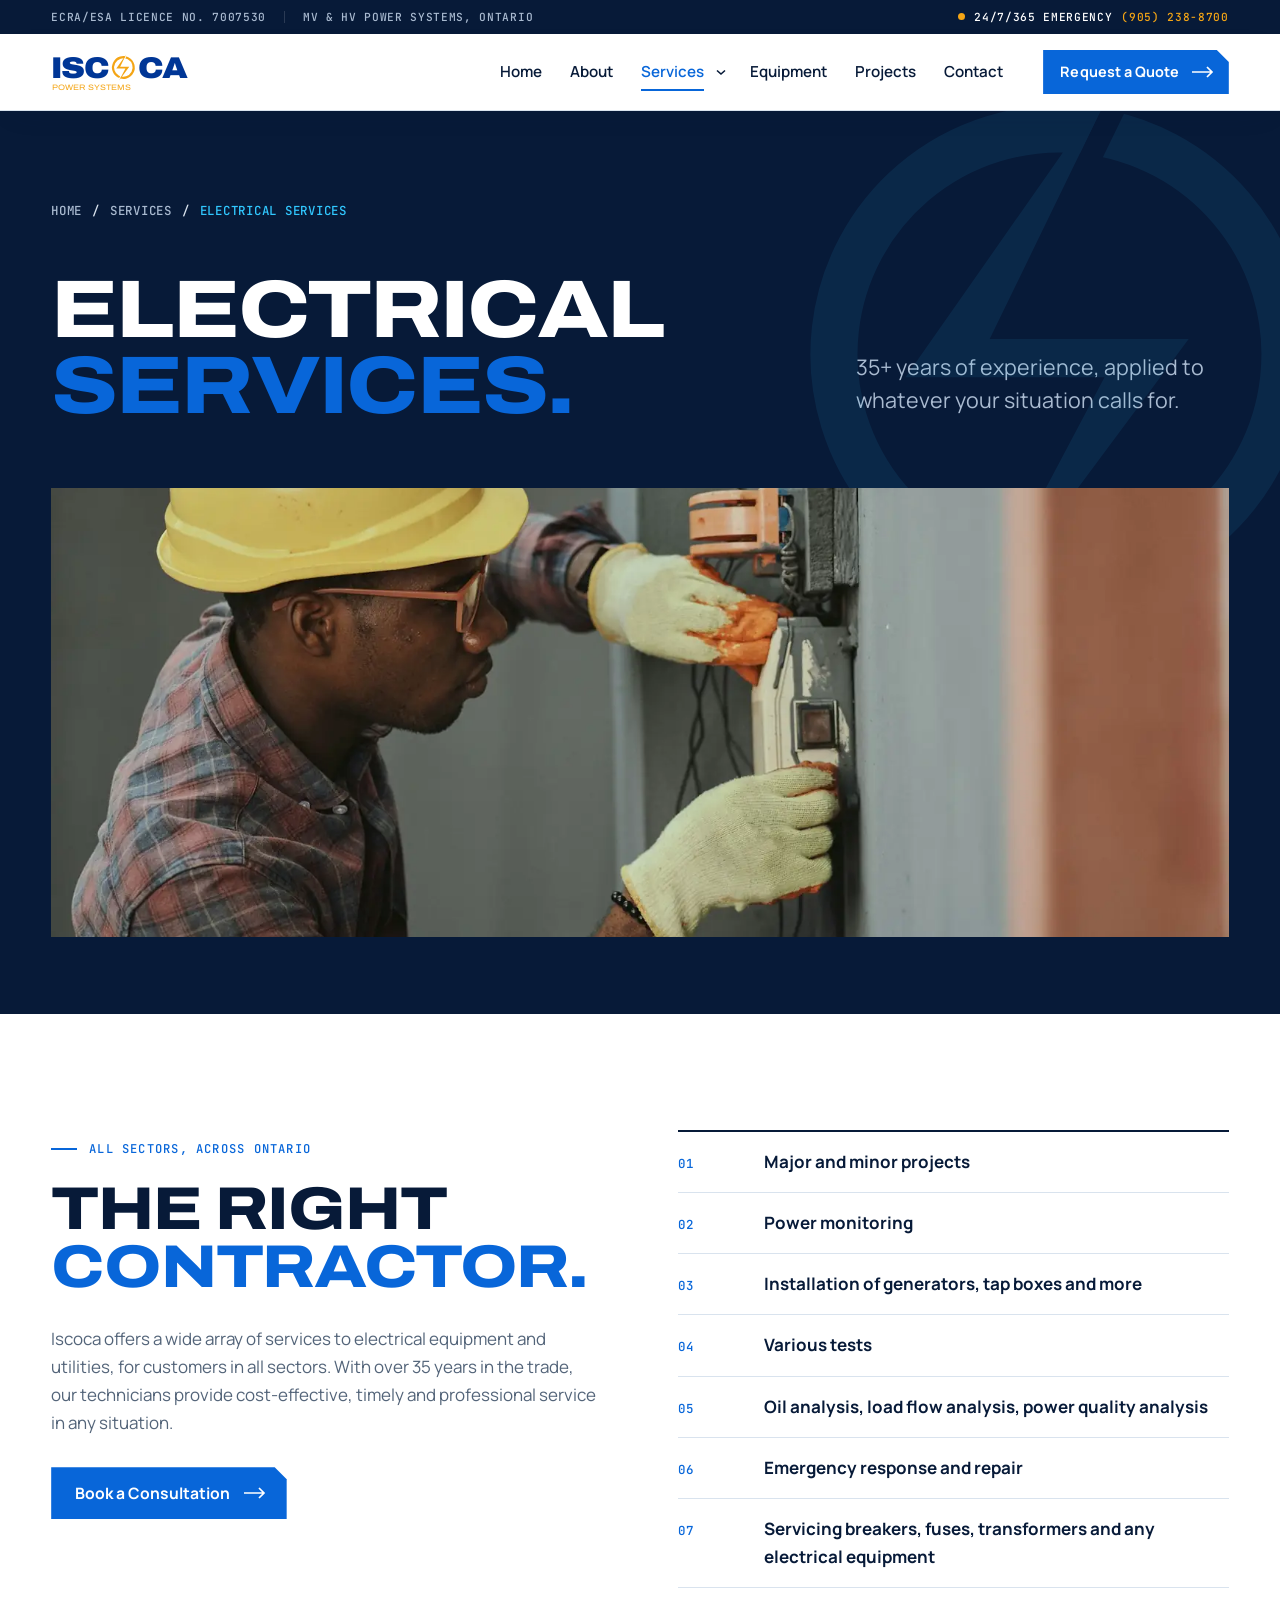
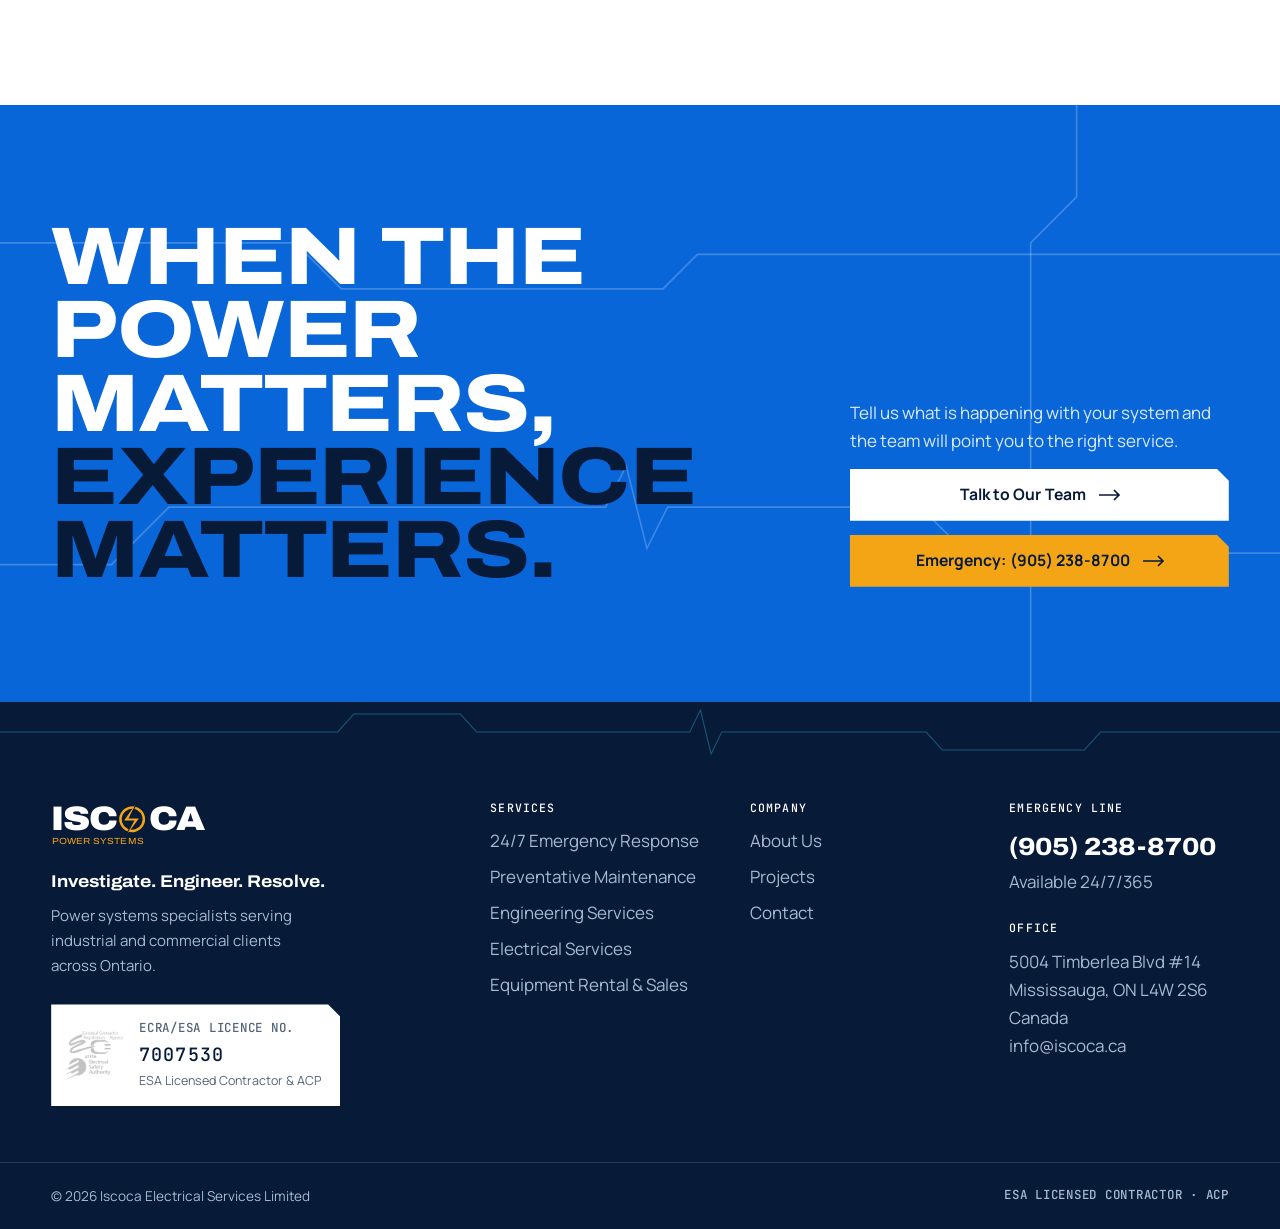
<file: our-services/electrical-services.html>
<!doctype html>
<html lang="en-CA">
<head>
<meta charset="utf-8">
<meta name="viewport" content="width=device-width, initial-scale=1, viewport-fit=cover">
<meta name="claude:viewport-fit-sides" content="cover">
<title>Industrial & Commercial Electrical Services | Iscoca</title>
<meta name="description" content="Major and minor electrical projects, generator and tap box installation, power monitoring, testing, oil and load flow analysis across Ontario. 35+ years of experience.">
<link rel="canonical" href="https://www.iscoca.ca/our-services/electrical-services.html">
<meta property="og:type" content="website">
<meta property="og:site_name" content="Iscoca Electrical Services Limited">
<meta property="og:url" content="https://www.iscoca.ca/our-services/electrical-services.html">
<meta property="og:title" content="Industrial & Commercial Electrical Services | Iscoca">
<meta property="og:description" content="Major and minor electrical projects, generator and tap box installation, power monitoring, testing, oil and load flow analysis across Ontario. 35+ years of experience.">
<meta property="og:image" content="https://www.iscoca.ca/assets/img/og-image.jpg">
<meta name="twitter:card" content="summary_large_image">
<meta name="theme-color" content="#0866D9">
<link rel="icon" href="../assets/img/brand/iscoca-mark.svg" type="image/svg+xml">
<link rel="preconnect" href="https://fonts.googleapis.com">
<link rel="preconnect" href="https://fonts.gstatic.com" crossorigin>
<link rel="stylesheet" href="https://fonts.googleapis.com/css2?family=Archivo:wdth,wght@100..125,400..900&family=Manrope:wght@400..700&family=JetBrains+Mono:wght@400;500&display=swap">
<link rel="stylesheet" href="../assets/css/site.css">
<script>
(function(){var d=document.documentElement;d.classList.add('js');
var rm=window.matchMedia&&matchMedia('(prefers-reduced-motion: reduce)').matches,seen=true;
try{seen=sessionStorage.getItem('isc-intro')==='1';}catch(e){seen=true;}
if(!rm&&!seen&&!navigator.webdriver){d.classList.add('intro-on');}})();
</script>
<script type="application/ld+json">{"@context": "https://schema.org", "@type": "ElectricalContractor", "name": "Iscoca Electrical Services Limited", "alternateName": "ISCOCA Power Systems", "url": "https://www.iscoca.ca/", "logo": "https://www.iscoca.ca/assets/img/brand/iscoca-mark.svg", "telephone": "+19052388700", "email": "info@iscoca.ca", "address": {"@type": "PostalAddress", "streetAddress": "5004 Timberlea Blvd #14", "addressLocality": "Mississauga", "addressRegion": "ON", "postalCode": "L4W 2S6", "addressCountry": "CA"}, "areaServed": {"@type": "AdministrativeArea", "name": "Ontario, Canada"}, "openingHours": "Mo-Su 00:00-24:00", "slogan": "Investigate. Engineer. Resolve."}</script><script type="application/ld+json">{"@context": "https://schema.org", "@type": "BreadcrumbList", "itemListElement": [{"@type": "ListItem", "position": 1, "name": "Home", "item": "https://www.iscoca.ca/"}, {"@type": "ListItem", "position": 2, "name": "Services", "item": "https://www.iscoca.ca/services.html"}, {"@type": "ListItem", "position": 3, "name": "Electrical Services", "item": "https://www.iscoca.ca/our-services/electrical-services.html"}]}</script>

</head>
<body class="page-elec">
<svg class="sprite" aria-hidden="true" focusable="false" width="0" height="0">
  <defs>
    <mask id="isc-gap" maskUnits="userSpaceOnUse" x="0" y="0" width="100" height="100">
      <rect width="100" height="100" fill="#fff"/>
      <polygon points="59.75,1.9 37.65,47.4 41.07,49.06 63.17,3.56" fill="#000"/>
      <polygon points="57.15,53.9 33.75,98.1 30.39,96.32 53.79,52.12" fill="#000"/>
    </mask>
    <radialGradient id="isc-glow" cx="50%" cy="50%" r="50%">
      <stop offset="0" stop-color="#FFE7A8" stop-opacity=".85"/>
      <stop offset=".45" stop-color="#F4A515" stop-opacity=".25"/>
      <stop offset="1" stop-color="#F4A515" stop-opacity="0"/>
    </radialGradient>
  </defs>
</svg>
<div class="intro" id="intro" aria-hidden="true">
  <svg class="intro__circuit" viewBox="0 0 1600 900" preserveAspectRatio="xMidYMid slice">
    <g fill="none" stroke-width="1.2">
      <path d="M-20 180H340l40 40h300"/><path d="M1620 720H1260l-40-40H900"/>
      <path d="M-20 640H220l60-60h180l30 30h120"/><path d="M1620 260H1380l-60 60h-180l-30-30h-120"/>
      <path d="M520 -20V110l40 40v90"/><path d="M1080 920V790l-40-40v-90"/>
      <path d="M180 900V760h140"/><path d="M1420 0v140h-140"/>
    </g>
    <g class="intro__nodes"><circle cx="680" cy="220" r="4"/><circle cx="900" cy="680" r="4"/><circle cx="610" cy="610" r="4"/><circle cx="990" cy="290" r="4"/><circle cx="560" cy="240" r="4"/><circle cx="1040" cy="660" r="4"/></g>
  </svg>
  <div class="intro__stage">
    <svg class="intro__pulse" viewBox="0 0 200 200"><circle cx="100" cy="100" r="98" fill="url(#isc-glow)"/></svg>
    <span class="lockup"><span class="lockup__word"><span class="lockup__w"><span class="lockup__l">I</span><span class="lockup__l">S</span><span class="lockup__l">C</span></span><span class="lockup__o"><svg class="mk lockup__mark" viewBox="0 0 100 100" aria-hidden="true" focusable="false"><g mask="url(#isc-gap)"><circle class="mk__ring" cx="49.5" cy="50" r="38.3" pathLength="100" transform="rotate(-62 49.5 50)"/></g><polygon class="mk__bolt" points="59.75,1.9 37.65,47.4 71.45,47.4 33.75,98.1 57.15,53.9 23.35,53.9"/><polygon class="mk__trace" points="59.75,1.9 37.65,47.4 71.45,47.4 33.75,98.1 57.15,53.9 23.35,53.9" pathLength="100"/></svg></span><span class="lockup__w"><span class="lockup__l">C</span><span class="lockup__l">A</span></span></span><span class="lockup__sub"><span class="lockup__s">P</span><span class="lockup__s">O</span><span class="lockup__s">W</span><span class="lockup__s">E</span><span class="lockup__s">R</span><span class="lockup__s">&nbsp;</span><span class="lockup__s">S</span><span class="lockup__s">Y</span><span class="lockup__s">S</span><span class="lockup__s">T</span><span class="lockup__s">E</span><span class="lockup__s">M</span><span class="lockup__s">S</span></span></span>
    <p class="intro__tag mono" aria-hidden="true"><span>Investigate.</span> <span>Engineer.</span> <span>Resolve.</span></p>
  </div>
  <button class="intro__skip mono" type="button">Skip intro</button>
</div>
<div class="veil" id="veil" aria-hidden="true">
  <div class="veil__lead"></div>
  <div class="veil__panel">
    <div class="veil__grid"></div>
    <svg class="mk veil__mark" viewBox="0 0 100 100" aria-hidden="true" focusable="false"><g mask="url(#isc-gap)"><circle class="mk__ring" cx="49.5" cy="50" r="38.3" pathLength="100" transform="rotate(-62 49.5 50)"/></g><polygon class="mk__bolt" points="59.75,1.9 37.65,47.4 71.45,47.4 33.75,98.1 57.15,53.9 23.35,53.9"/><polygon class="mk__trace" points="59.75,1.9 37.65,47.4 71.45,47.4 33.75,98.1 57.15,53.9 23.35,53.9" pathLength="100"/></svg>
  </div>
</div>
<div class="sr" aria-live="polite" id="route-announcer"></div>
<div id="app" data-page="services" data-body="page-elec"><a class="skip" href="#main">Skip to content</a>
<header class="hdr" data-hdr>
  <div class="hdr__strip">
    <div class="wrap hdr__strip-in">
      <span class="mono">ECRA/ESA Licence No. 7007530</span>
      <span class="hdr__strip-sep" aria-hidden="true"></span>
      <span class="mono hide-sm">MV &amp; HV power systems, Ontario</span>
      <a class="hdr__strip-tel mono" href="tel:+19052388700"><span class="live" aria-hidden="true"></span>24/7/365 Emergency <b>(905) 238-8700</b></a>
    </div>
  </div>
  <div class="hdr__bar">
    <div class="wrap hdr__in">
      <a class="brand" href="../index.html" aria-label="ISCOCA Power Systems, home"><span class="lockup"><span class="lockup__word"><span class="lockup__w">ISC</span><span class="lockup__o"><svg class="mk lockup__mark" viewBox="0 0 100 100" aria-hidden="true" focusable="false"><g mask="url(#isc-gap)"><circle class="mk__ring" cx="49.5" cy="50" r="38.3" pathLength="100" transform="rotate(-62 49.5 50)"/></g><polygon class="mk__bolt" points="59.75,1.9 37.65,47.4 71.45,47.4 33.75,98.1 57.15,53.9 23.35,53.9"/><polygon class="mk__trace" points="59.75,1.9 37.65,47.4 71.45,47.4 33.75,98.1 57.15,53.9 23.35,53.9" pathLength="100"/></svg></span><span class="lockup__w">CA</span></span><span class="lockup__sub">POWER SYSTEMS</span></span></a>
      <nav class="nav" aria-label="Primary">
        <ul class="nav__list">
          <li><a class="nav__a" data-nav="home" href="../index.html">Home</a></li>
          <li><a class="nav__a" data-nav="about" href="../about-us.html">About</a></li>
          <li class="nav__dd">
            <a class="nav__a" data-nav="services" href="../services.html">Services</a>
            <button class="nav__dd-btn" type="button" aria-expanded="false" aria-controls="dd-services"><span class="sr">Show service pages</span><svg viewBox="0 0 12 12" aria-hidden="true"><path d="M2 4.5 6 8l4-3.5" fill="none" stroke="currentColor" stroke-width="1.6"/></svg></button>
            <div class="dd" id="dd-services">
              <div class="dd__grid">
                <a class="dd__item" href="../our-services/24-7-emergency.html"><span class="dd__k mono">24/7</span><span class="dd__t">Emergency Response &amp; Repairs</span><span class="dd__d">Field crews on call every hour of the year.</span></a>
                <a class="dd__item" href="../our-services/preventative-maintenance.html"><span class="dd__k mono">PM</span><span class="dd__t">Preventative Maintenance</span><span class="dd__d">Scheduled testing for equipment rated 600V and above.</span></a>
                <a class="dd__item" href="../our-services/engineering-services.html"><span class="dd__k mono">ENG</span><span class="dd__t">Engineering Services</span><span class="dd__d">Design, coordination, arc flash and ground grid studies.</span></a>
                <a class="dd__item" href="../our-services/electrical-services.html"><span class="dd__k mono">ELEC</span><span class="dd__t">Electrical Services</span><span class="dd__d">Projects, generators, tap boxes and power monitoring.</span></a>
                <a class="dd__item" href="../rental.html"><span class="dd__k mono">EQP</span><span class="dd__t">Equipment Rental &amp; Sales</span><span class="dd__d">Transformers, switchgear, temporary power and parts.</span></a>
              </div>
              <a class="dd__all" href="../services.html">All services <svg viewBox="0 0 20 12" aria-hidden="true"><path d="M0 6h18M13 1l5 5-5 5" fill="none" stroke="currentColor" stroke-width="1.6"/></svg></a>
            </div>
          </li>
          <li><a class="nav__a" data-nav="rental" href="../rental.html">Equipment</a></li>
          <li><a class="nav__a" data-nav="projects" href="../projects.html">Projects</a></li>
          <li><a class="nav__a" data-nav="contact" href="../contact.html">Contact</a></li>
        </ul>
      </nav>
      <a class="btn btn--blue btn--sm hdr__quote" href="../contact.html"><span>Request a Quote</span><svg class="arw" viewBox="0 0 22 12" aria-hidden="true"><path d="M0 6h20M15 1l5 5-5 5" fill="none" stroke="currentColor" stroke-width="1.7"/></svg></a>
      <button class="burger" type="button" aria-expanded="false" aria-controls="mnav"><span class="burger__lines" aria-hidden="true"><i></i><i></i></span><span class="burger__label">Menu</span></button>
    </div>
  </div>
</header>
<div class="mnav" id="mnav" hidden>
  <div class="mnav__in">
    <nav aria-label="Mobile">
      <ul class="mnav__list">
        <li><a data-nav="home" href="../index.html">Home</a></li>
        <li><a data-nav="about" href="../about-us.html">About</a></li>
        <li><a data-nav="services" href="../services.html">Services</a>
          <ul class="mnav__sub">
            <li><a href="../our-services/24-7-emergency.html">24/7 Emergency Response</a></li>
            <li><a href="../our-services/preventative-maintenance.html">Preventative Maintenance</a></li>
            <li><a href="../our-services/engineering-services.html">Engineering Services</a></li>
            <li><a href="../our-services/electrical-services.html">Electrical Services</a></li>
          </ul>
        </li>
        <li><a data-nav="rental" href="../rental.html">Equipment</a></li>
        <li><a data-nav="projects" href="../projects.html">Projects</a></li>
        <li><a data-nav="contact" href="../contact.html">Contact</a></li>
      </ul>
    </nav>
    <div class="mnav__foot">
      <a class="btn btn--amber" href="tel:+19052388700"><span>Emergency: (905) 238-8700</span><svg class="arw" viewBox="0 0 22 12" aria-hidden="true"><path d="M0 6h20M15 1l5 5-5 5" fill="none" stroke="currentColor" stroke-width="1.7"/></svg></a>
      <a class="btn btn--line-light" href="../contact.html"><span>Request a Quote</span><svg class="arw" viewBox="0 0 22 12" aria-hidden="true"><path d="M0 6h20M15 1l5 5-5 5" fill="none" stroke="currentColor" stroke-width="1.7"/></svg></a>
      <p class="mono">ECRA/ESA Licence No. 7007530</p>
    </div>
  </div>
</div>
<main id="main" tabindex="-1"><section class="phero phero--navy">
  <div class="phero__mark" aria-hidden="true"><svg class="mk" viewBox="0 0 100 100" aria-hidden="true" focusable="false"><g mask="url(#isc-gap)"><circle class="mk__ring" cx="49.5" cy="50" r="38.3" pathLength="100" transform="rotate(-62 49.5 50)"/></g><polygon class="mk__bolt" points="59.75,1.9 37.65,47.4 71.45,47.4 33.75,98.1 57.15,53.9 23.35,53.9"/><polygon class="mk__trace" points="59.75,1.9 37.65,47.4 71.45,47.4 33.75,98.1 57.15,53.9 23.35,53.9" pathLength="100"/></svg></div>
  <div class="wrap">
    <ol class="phero__crumbs mono"><li><a href="../index.html">Home</a></li><li><a href="../services.html">Services</a></li><li aria-current="page">Electrical Services</li></ol>
    <div class="phero__grid"><h1 class="h1">Electrical <span class="hl">services.</span></h1><div class="phero__aside"><p class="lead">35+ years of experience, applied to whatever your situation calls for.</p></div></div>
    <div class="phero__band plate"><img src="../assets/img/photos/electrician-field-900.webp" srcset="../assets/img/photos/electrician-field-900.webp 900w, ../assets/img/photos/electrician-field-1600.webp 1600w" sizes="100vw" width="1600" height="1068" alt="Electrician in hard hat working on electrical equipment" fetchpriority="high"></div>
  </div>
</section>
<section class="sec">
  <div class="wrap split split--top">
    <div><p class="eyebrow">All sectors, across Ontario</p><h2 class="h2 up" data-rv>The right <span class="hl">contractor.</span></h2><p class="prose" style="margin-top:28px" data-rv>Iscoca offers a wide array of services to electrical equipment and utilities, for customers in all sectors. With over 35 years in the trade, our technicians provide cost-effective, timely and professional service in any situation.</p><div class="btn-row" style="margin-top:30px"><a class="btn btn--blue" href="../contact.html"><span>Book a Consultation</span><svg class="arw" viewBox="0 0 22 12" aria-hidden="true"><path d="M0 6h20M15 1l5 5-5 5" fill="none" stroke="currentColor" stroke-width="1.7"/></svg></a></div></div>
    <ul class="spec" data-rv>
      <li><span class="mono">01</span><b>Major and minor projects</b></li>
      <li><span class="mono">02</span><b>Power monitoring</b></li>
      <li><span class="mono">03</span><b>Installation of generators, tap boxes and more</b></li>
      <li><span class="mono">04</span><b>Various tests</b></li>
      <li><span class="mono">05</span><b>Oil analysis, load flow analysis, power quality analysis</b></li>
      <li><span class="mono">06</span><b>Emergency response and repair</b></li>
      <li><span class="mono">07</span><b>Servicing breakers, fuses, transformers and any electrical equipment</b></li>
    </ul>
  </div>
</section>
<section class="cta" aria-labelledby="cta-h">
  <svg class="cta__lines" viewBox="0 0 1440 520" preserveAspectRatio="xMidYMid slice" aria-hidden="true">
    <path d="M-10 120H420l40 40h280l30-30h680"/>
    <path d="M-10 400H260l50-50h380l18-36 18 72 18-36h220l40 40h446"/>
    <path class="cta__spark" pathLength="1460" d="M-10 400H260l50-50h380l18-36 18 72 18-36h220l40 40h446"/>
    <path d="M1100 -10V80l-40 40v400"/>
  </svg>
  <div class="wrap cta__in">
    <h2 id="cta-h" data-rv="line"><span class="ln">When</span> <span class="ln">the</span> <span class="ln">power</span> <span class="ln">matters,</span> <span class="ln hl">experience</span> <span class="ln hl">matters.</span></h2>
    <div class="cta__side" data-rv>
      <p>Tell us what is happening with your system and the team will point you to the right service.</p>
      <a class="btn btn--white" href="../contact.html"><span>Talk to Our Team</span><svg class="arw" viewBox="0 0 22 12" aria-hidden="true"><path d="M0 6h20M15 1l5 5-5 5" fill="none" stroke="currentColor" stroke-width="1.7"/></svg></a>
      <a class="btn btn--amber" href="tel:+19052388700"><span>Emergency: (905) 238-8700</span><svg class="arw" viewBox="0 0 22 12" aria-hidden="true"><path d="M0 6h20M15 1l5 5-5 5" fill="none" stroke="currentColor" stroke-width="1.7"/></svg></a>
    </div>
  </div>
</section>

</main><footer class="ftr">
  <div class="ftr__line" aria-hidden="true">
    <svg viewBox="0 0 1440 60" preserveAspectRatio="none"><path class="ftr__trace" d="M0 30H380l18-18h120l18 18h240l12-22 12 44 12-22h230l18 18h160l18-18H1440" fill="none"/></svg>
  </div>
  <div class="wrap ftr__in">
    <div class="ftr__brand">
      <a class="brand brand--light" href="../index.html" aria-label="ISCOCA Power Systems, home"><span class="lockup"><span class="lockup__word"><span class="lockup__w">ISC</span><span class="lockup__o"><svg class="mk lockup__mark" viewBox="0 0 100 100" aria-hidden="true" focusable="false"><g mask="url(#isc-gap)"><circle class="mk__ring" cx="49.5" cy="50" r="38.3" pathLength="100" transform="rotate(-62 49.5 50)"/></g><polygon class="mk__bolt" points="59.75,1.9 37.65,47.4 71.45,47.4 33.75,98.1 57.15,53.9 23.35,53.9"/><polygon class="mk__trace" points="59.75,1.9 37.65,47.4 71.45,47.4 33.75,98.1 57.15,53.9 23.35,53.9" pathLength="100"/></svg></span><span class="lockup__w">CA</span></span><span class="lockup__sub">POWER SYSTEMS</span></span></a>
      <p class="ftr__tag">Investigate. Engineer. Resolve.</p>
      <p class="ftr__about">Power systems specialists serving industrial and commercial clients across Ontario.</p>
      <div class="ftr__badge">
        <img src="../assets/img/brand/original-badge-esa.png" width="151" height="127" alt="Electrical Contractor Registration Agency of the Electrical Safety Authority" loading="lazy">
        <div><span class="mono">ECRA/ESA Licence No.</span><b class="mono">7007530</b><span>ESA Licensed Contractor &amp; ACP</span></div>
      </div>
    </div>
    <div class="ftr__col">
      <h2 class="ftr__h mono">Services</h2>
      <ul>
        <li><a href="../our-services/24-7-emergency.html">24/7 Emergency Response</a></li>
        <li><a href="../our-services/preventative-maintenance.html">Preventative Maintenance</a></li>
        <li><a href="../our-services/engineering-services.html">Engineering Services</a></li>
        <li><a href="../our-services/electrical-services.html">Electrical Services</a></li>
        <li><a href="../rental.html">Equipment Rental &amp; Sales</a></li>
      </ul>
    </div>
    <div class="ftr__col">
      <h2 class="ftr__h mono">Company</h2>
      <ul>
        <li><a href="../about-us.html">About Us</a></li>
        <li><a href="../projects.html">Projects</a></li>
        <li><a href="../contact.html">Contact</a></li>
      </ul>
    </div>
    <div class="ftr__col ftr__col--contact">
      <h2 class="ftr__h mono">Emergency line</h2>
      <a class="ftr__tel" href="tel:+19052388700">(905) 238-8700</a>
      <p>Available 24/7/365</p>
      <h2 class="ftr__h mono">Office</h2>
      <address>5004 Timberlea Blvd #14<br>Mississauga, ON L4W 2S6<br>Canada</address>
      <p><a href="mailto:info@iscoca.ca">info@iscoca.ca</a></p>
    </div>
  </div>
  <div class="wrap ftr__base">
    <span>&copy; <span data-year>2026</span> Iscoca Electrical Services Limited</span>
    <span class="mono">ESA Licensed Contractor &middot; ACP</span>
  </div>
</footer>
</div><script src="../assets/js/site.js" defer></script>
</body>
</html>
</file>
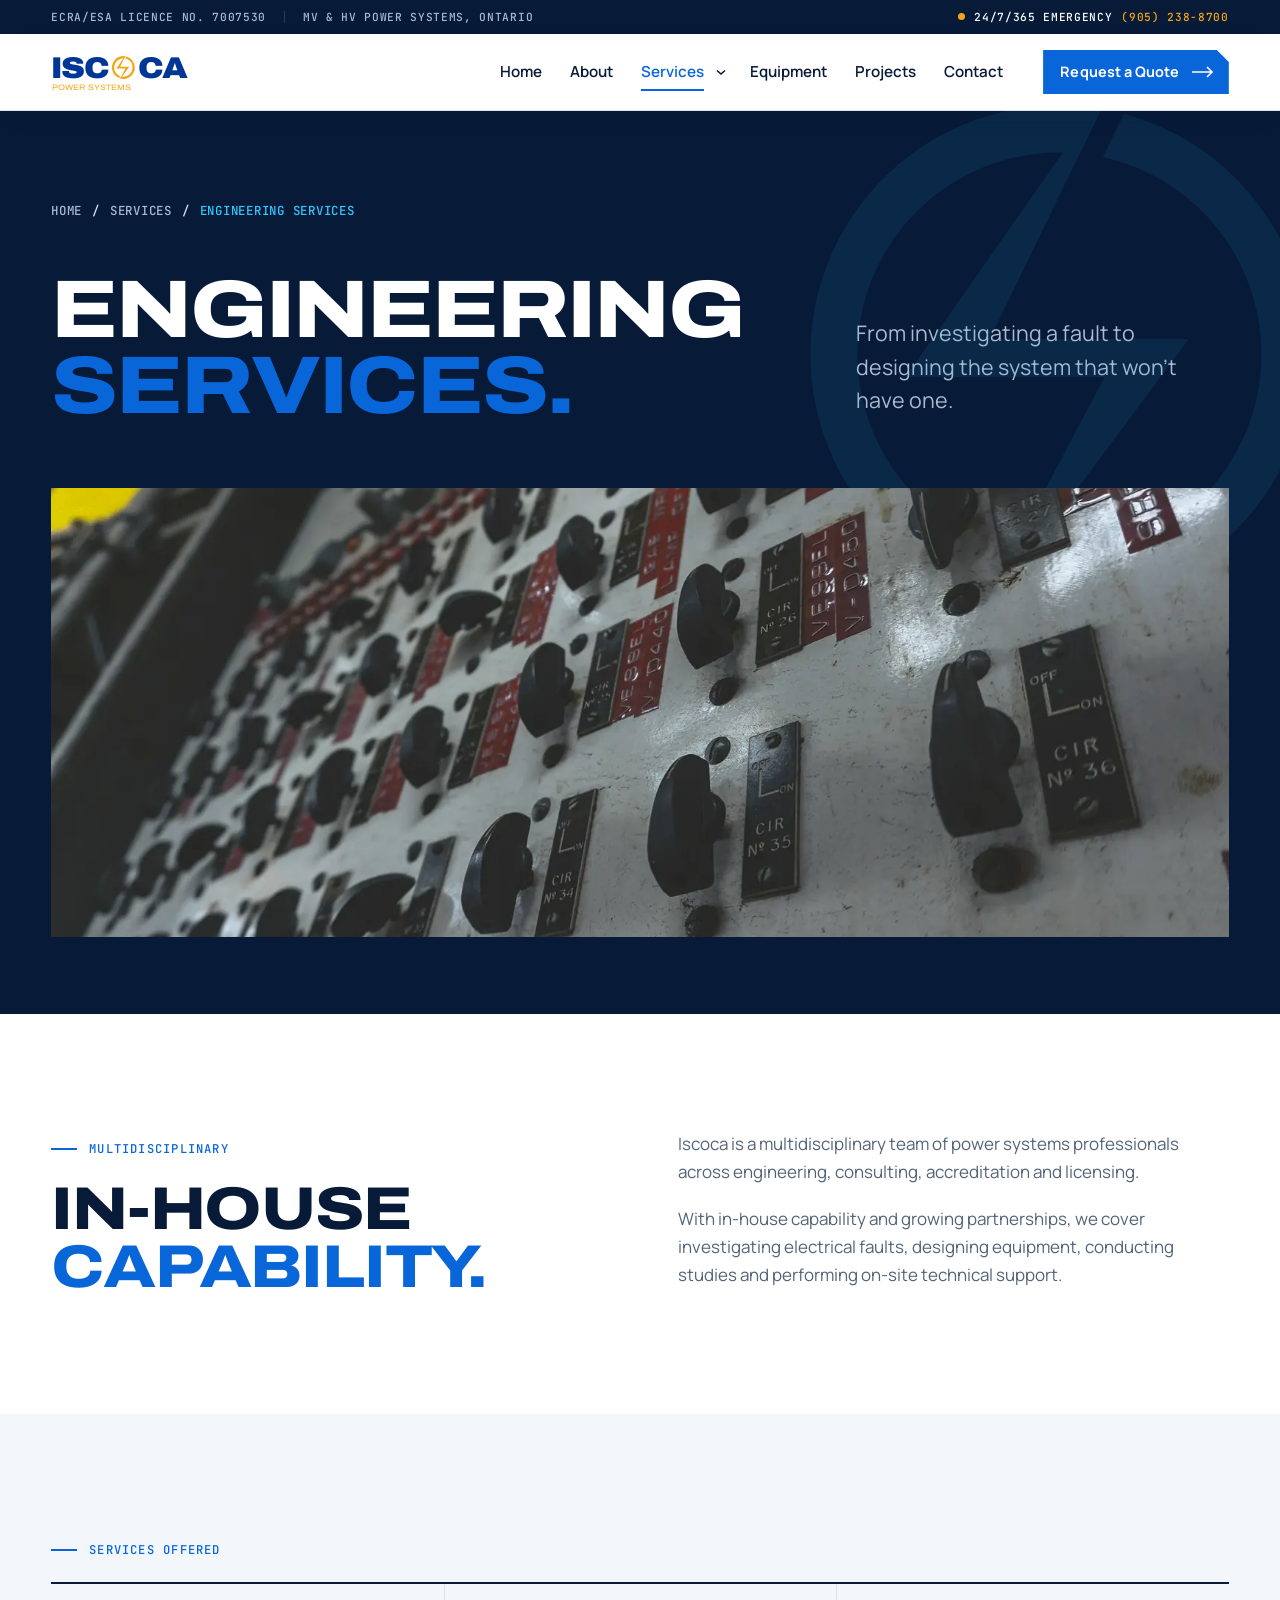
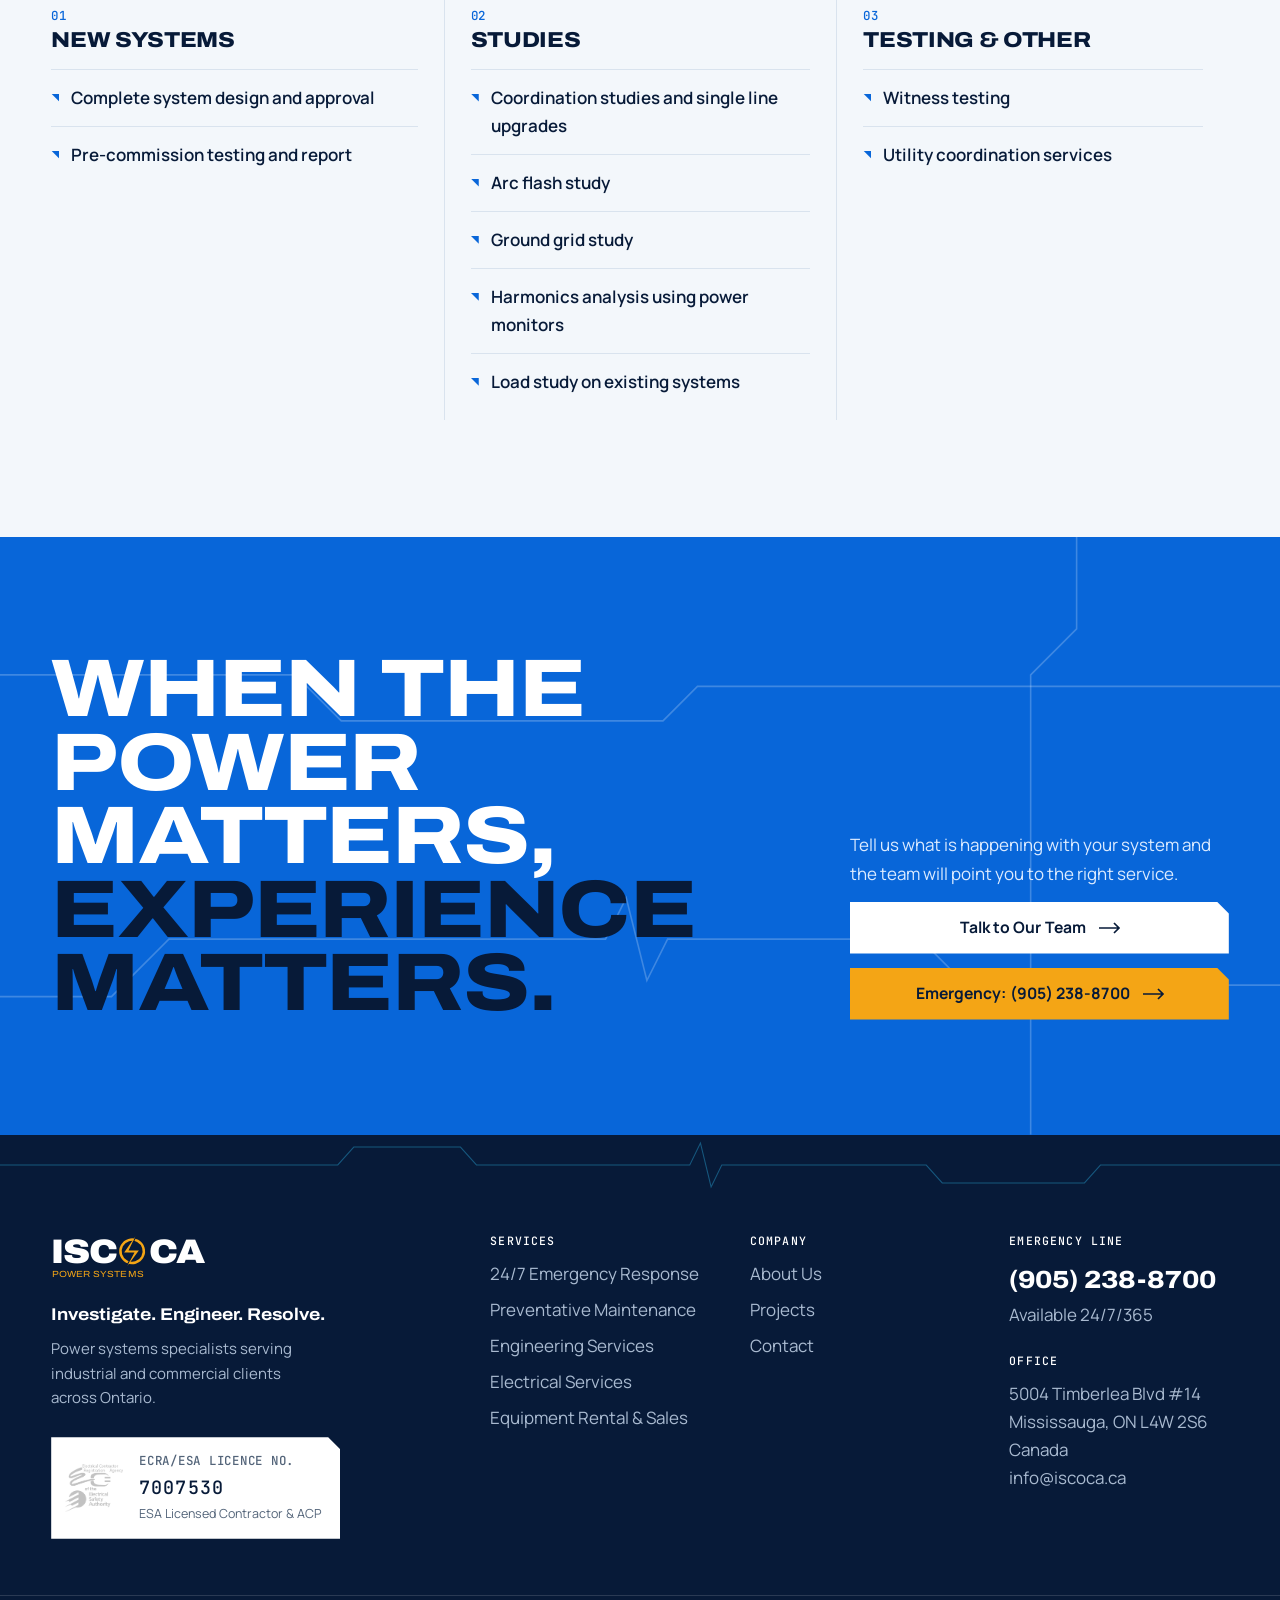
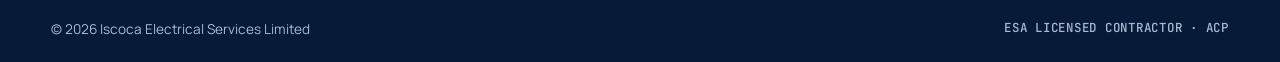
<file: our-services/engineering-services.html>
<!doctype html>
<html lang="en-CA">
<head>
<meta charset="utf-8">
<meta name="viewport" content="width=device-width, initial-scale=1, viewport-fit=cover">
<meta name="claude:viewport-fit-sides" content="cover">
<title>Electrical Engineering Services: Studies, Design, Testing | Iscoca</title>
<meta name="description" content="System design and approval, coordination studies, arc flash and ground grid studies, harmonics and load studies, pre-commission and witness testing.">
<link rel="canonical" href="https://www.iscoca.ca/our-services/engineering-services.html">
<meta property="og:type" content="website">
<meta property="og:site_name" content="Iscoca Electrical Services Limited">
<meta property="og:url" content="https://www.iscoca.ca/our-services/engineering-services.html">
<meta property="og:title" content="Electrical Engineering Services: Studies, Design, Testing | Iscoca">
<meta property="og:description" content="System design and approval, coordination studies, arc flash and ground grid studies, harmonics and load studies, pre-commission and witness testing.">
<meta property="og:image" content="https://www.iscoca.ca/assets/img/og-image.jpg">
<meta name="twitter:card" content="summary_large_image">
<meta name="theme-color" content="#0866D9">
<link rel="icon" href="../assets/img/brand/iscoca-mark.svg" type="image/svg+xml">
<link rel="preconnect" href="https://fonts.googleapis.com">
<link rel="preconnect" href="https://fonts.gstatic.com" crossorigin>
<link rel="stylesheet" href="https://fonts.googleapis.com/css2?family=Archivo:wdth,wght@100..125,400..900&family=Manrope:wght@400..700&family=JetBrains+Mono:wght@400;500&display=swap">
<link rel="stylesheet" href="../assets/css/site.css">
<script>
(function(){var d=document.documentElement;d.classList.add('js');
var rm=window.matchMedia&&matchMedia('(prefers-reduced-motion: reduce)').matches,seen=true;
try{seen=sessionStorage.getItem('isc-intro')==='1';}catch(e){seen=true;}
if(!rm&&!seen&&!navigator.webdriver){d.classList.add('intro-on');}})();
</script>
<script type="application/ld+json">{"@context": "https://schema.org", "@type": "ElectricalContractor", "name": "Iscoca Electrical Services Limited", "alternateName": "ISCOCA Power Systems", "url": "https://www.iscoca.ca/", "logo": "https://www.iscoca.ca/assets/img/brand/iscoca-mark.svg", "telephone": "+19052388700", "email": "info@iscoca.ca", "address": {"@type": "PostalAddress", "streetAddress": "5004 Timberlea Blvd #14", "addressLocality": "Mississauga", "addressRegion": "ON", "postalCode": "L4W 2S6", "addressCountry": "CA"}, "areaServed": {"@type": "AdministrativeArea", "name": "Ontario, Canada"}, "openingHours": "Mo-Su 00:00-24:00", "slogan": "Investigate. Engineer. Resolve."}</script><script type="application/ld+json">{"@context": "https://schema.org", "@type": "BreadcrumbList", "itemListElement": [{"@type": "ListItem", "position": 1, "name": "Home", "item": "https://www.iscoca.ca/"}, {"@type": "ListItem", "position": 2, "name": "Services", "item": "https://www.iscoca.ca/services.html"}, {"@type": "ListItem", "position": 3, "name": "Engineering Services", "item": "https://www.iscoca.ca/our-services/engineering-services.html"}]}</script>

</head>
<body class="page-eng">
<svg class="sprite" aria-hidden="true" focusable="false" width="0" height="0">
  <defs>
    <mask id="isc-gap" maskUnits="userSpaceOnUse" x="0" y="0" width="100" height="100">
      <rect width="100" height="100" fill="#fff"/>
      <polygon points="59.75,1.9 37.65,47.4 41.07,49.06 63.17,3.56" fill="#000"/>
      <polygon points="57.15,53.9 33.75,98.1 30.39,96.32 53.79,52.12" fill="#000"/>
    </mask>
    <radialGradient id="isc-glow" cx="50%" cy="50%" r="50%">
      <stop offset="0" stop-color="#FFE7A8" stop-opacity=".85"/>
      <stop offset=".45" stop-color="#F4A515" stop-opacity=".25"/>
      <stop offset="1" stop-color="#F4A515" stop-opacity="0"/>
    </radialGradient>
  </defs>
</svg>
<div class="intro" id="intro" aria-hidden="true">
  <svg class="intro__circuit" viewBox="0 0 1600 900" preserveAspectRatio="xMidYMid slice">
    <g fill="none" stroke-width="1.2">
      <path d="M-20 180H340l40 40h300"/><path d="M1620 720H1260l-40-40H900"/>
      <path d="M-20 640H220l60-60h180l30 30h120"/><path d="M1620 260H1380l-60 60h-180l-30-30h-120"/>
      <path d="M520 -20V110l40 40v90"/><path d="M1080 920V790l-40-40v-90"/>
      <path d="M180 900V760h140"/><path d="M1420 0v140h-140"/>
    </g>
    <g class="intro__nodes"><circle cx="680" cy="220" r="4"/><circle cx="900" cy="680" r="4"/><circle cx="610" cy="610" r="4"/><circle cx="990" cy="290" r="4"/><circle cx="560" cy="240" r="4"/><circle cx="1040" cy="660" r="4"/></g>
  </svg>
  <div class="intro__stage">
    <svg class="intro__pulse" viewBox="0 0 200 200"><circle cx="100" cy="100" r="98" fill="url(#isc-glow)"/></svg>
    <span class="lockup"><span class="lockup__word"><span class="lockup__w"><span class="lockup__l">I</span><span class="lockup__l">S</span><span class="lockup__l">C</span></span><span class="lockup__o"><svg class="mk lockup__mark" viewBox="0 0 100 100" aria-hidden="true" focusable="false"><g mask="url(#isc-gap)"><circle class="mk__ring" cx="49.5" cy="50" r="38.3" pathLength="100" transform="rotate(-62 49.5 50)"/></g><polygon class="mk__bolt" points="59.75,1.9 37.65,47.4 71.45,47.4 33.75,98.1 57.15,53.9 23.35,53.9"/><polygon class="mk__trace" points="59.75,1.9 37.65,47.4 71.45,47.4 33.75,98.1 57.15,53.9 23.35,53.9" pathLength="100"/></svg></span><span class="lockup__w"><span class="lockup__l">C</span><span class="lockup__l">A</span></span></span><span class="lockup__sub"><span class="lockup__s">P</span><span class="lockup__s">O</span><span class="lockup__s">W</span><span class="lockup__s">E</span><span class="lockup__s">R</span><span class="lockup__s">&nbsp;</span><span class="lockup__s">S</span><span class="lockup__s">Y</span><span class="lockup__s">S</span><span class="lockup__s">T</span><span class="lockup__s">E</span><span class="lockup__s">M</span><span class="lockup__s">S</span></span></span>
    <p class="intro__tag mono" aria-hidden="true"><span>Investigate.</span> <span>Engineer.</span> <span>Resolve.</span></p>
  </div>
  <button class="intro__skip mono" type="button">Skip intro</button>
</div>
<div class="veil" id="veil" aria-hidden="true">
  <div class="veil__lead"></div>
  <div class="veil__panel">
    <div class="veil__grid"></div>
    <svg class="mk veil__mark" viewBox="0 0 100 100" aria-hidden="true" focusable="false"><g mask="url(#isc-gap)"><circle class="mk__ring" cx="49.5" cy="50" r="38.3" pathLength="100" transform="rotate(-62 49.5 50)"/></g><polygon class="mk__bolt" points="59.75,1.9 37.65,47.4 71.45,47.4 33.75,98.1 57.15,53.9 23.35,53.9"/><polygon class="mk__trace" points="59.75,1.9 37.65,47.4 71.45,47.4 33.75,98.1 57.15,53.9 23.35,53.9" pathLength="100"/></svg>
  </div>
</div>
<div class="sr" aria-live="polite" id="route-announcer"></div>
<div id="app" data-page="services" data-body="page-eng"><a class="skip" href="#main">Skip to content</a>
<header class="hdr" data-hdr>
  <div class="hdr__strip">
    <div class="wrap hdr__strip-in">
      <span class="mono">ECRA/ESA Licence No. 7007530</span>
      <span class="hdr__strip-sep" aria-hidden="true"></span>
      <span class="mono hide-sm">MV &amp; HV power systems, Ontario</span>
      <a class="hdr__strip-tel mono" href="tel:+19052388700"><span class="live" aria-hidden="true"></span>24/7/365 Emergency <b>(905) 238-8700</b></a>
    </div>
  </div>
  <div class="hdr__bar">
    <div class="wrap hdr__in">
      <a class="brand" href="../index.html" aria-label="ISCOCA Power Systems, home"><span class="lockup"><span class="lockup__word"><span class="lockup__w">ISC</span><span class="lockup__o"><svg class="mk lockup__mark" viewBox="0 0 100 100" aria-hidden="true" focusable="false"><g mask="url(#isc-gap)"><circle class="mk__ring" cx="49.5" cy="50" r="38.3" pathLength="100" transform="rotate(-62 49.5 50)"/></g><polygon class="mk__bolt" points="59.75,1.9 37.65,47.4 71.45,47.4 33.75,98.1 57.15,53.9 23.35,53.9"/><polygon class="mk__trace" points="59.75,1.9 37.65,47.4 71.45,47.4 33.75,98.1 57.15,53.9 23.35,53.9" pathLength="100"/></svg></span><span class="lockup__w">CA</span></span><span class="lockup__sub">POWER SYSTEMS</span></span></a>
      <nav class="nav" aria-label="Primary">
        <ul class="nav__list">
          <li><a class="nav__a" data-nav="home" href="../index.html">Home</a></li>
          <li><a class="nav__a" data-nav="about" href="../about-us.html">About</a></li>
          <li class="nav__dd">
            <a class="nav__a" data-nav="services" href="../services.html">Services</a>
            <button class="nav__dd-btn" type="button" aria-expanded="false" aria-controls="dd-services"><span class="sr">Show service pages</span><svg viewBox="0 0 12 12" aria-hidden="true"><path d="M2 4.5 6 8l4-3.5" fill="none" stroke="currentColor" stroke-width="1.6"/></svg></button>
            <div class="dd" id="dd-services">
              <div class="dd__grid">
                <a class="dd__item" href="../our-services/24-7-emergency.html"><span class="dd__k mono">24/7</span><span class="dd__t">Emergency Response &amp; Repairs</span><span class="dd__d">Field crews on call every hour of the year.</span></a>
                <a class="dd__item" href="../our-services/preventative-maintenance.html"><span class="dd__k mono">PM</span><span class="dd__t">Preventative Maintenance</span><span class="dd__d">Scheduled testing for equipment rated 600V and above.</span></a>
                <a class="dd__item" href="../our-services/engineering-services.html"><span class="dd__k mono">ENG</span><span class="dd__t">Engineering Services</span><span class="dd__d">Design, coordination, arc flash and ground grid studies.</span></a>
                <a class="dd__item" href="../our-services/electrical-services.html"><span class="dd__k mono">ELEC</span><span class="dd__t">Electrical Services</span><span class="dd__d">Projects, generators, tap boxes and power monitoring.</span></a>
                <a class="dd__item" href="../rental.html"><span class="dd__k mono">EQP</span><span class="dd__t">Equipment Rental &amp; Sales</span><span class="dd__d">Transformers, switchgear, temporary power and parts.</span></a>
              </div>
              <a class="dd__all" href="../services.html">All services <svg viewBox="0 0 20 12" aria-hidden="true"><path d="M0 6h18M13 1l5 5-5 5" fill="none" stroke="currentColor" stroke-width="1.6"/></svg></a>
            </div>
          </li>
          <li><a class="nav__a" data-nav="rental" href="../rental.html">Equipment</a></li>
          <li><a class="nav__a" data-nav="projects" href="../projects.html">Projects</a></li>
          <li><a class="nav__a" data-nav="contact" href="../contact.html">Contact</a></li>
        </ul>
      </nav>
      <a class="btn btn--blue btn--sm hdr__quote" href="../contact.html"><span>Request a Quote</span><svg class="arw" viewBox="0 0 22 12" aria-hidden="true"><path d="M0 6h20M15 1l5 5-5 5" fill="none" stroke="currentColor" stroke-width="1.7"/></svg></a>
      <button class="burger" type="button" aria-expanded="false" aria-controls="mnav"><span class="burger__lines" aria-hidden="true"><i></i><i></i></span><span class="burger__label">Menu</span></button>
    </div>
  </div>
</header>
<div class="mnav" id="mnav" hidden>
  <div class="mnav__in">
    <nav aria-label="Mobile">
      <ul class="mnav__list">
        <li><a data-nav="home" href="../index.html">Home</a></li>
        <li><a data-nav="about" href="../about-us.html">About</a></li>
        <li><a data-nav="services" href="../services.html">Services</a>
          <ul class="mnav__sub">
            <li><a href="../our-services/24-7-emergency.html">24/7 Emergency Response</a></li>
            <li><a href="../our-services/preventative-maintenance.html">Preventative Maintenance</a></li>
            <li><a href="../our-services/engineering-services.html">Engineering Services</a></li>
            <li><a href="../our-services/electrical-services.html">Electrical Services</a></li>
          </ul>
        </li>
        <li><a data-nav="rental" href="../rental.html">Equipment</a></li>
        <li><a data-nav="projects" href="../projects.html">Projects</a></li>
        <li><a data-nav="contact" href="../contact.html">Contact</a></li>
      </ul>
    </nav>
    <div class="mnav__foot">
      <a class="btn btn--amber" href="tel:+19052388700"><span>Emergency: (905) 238-8700</span><svg class="arw" viewBox="0 0 22 12" aria-hidden="true"><path d="M0 6h20M15 1l5 5-5 5" fill="none" stroke="currentColor" stroke-width="1.7"/></svg></a>
      <a class="btn btn--line-light" href="../contact.html"><span>Request a Quote</span><svg class="arw" viewBox="0 0 22 12" aria-hidden="true"><path d="M0 6h20M15 1l5 5-5 5" fill="none" stroke="currentColor" stroke-width="1.7"/></svg></a>
      <p class="mono">ECRA/ESA Licence No. 7007530</p>
    </div>
  </div>
</div>
<main id="main" tabindex="-1"><section class="phero phero--navy">
  <div class="phero__mark" aria-hidden="true"><svg class="mk" viewBox="0 0 100 100" aria-hidden="true" focusable="false"><g mask="url(#isc-gap)"><circle class="mk__ring" cx="49.5" cy="50" r="38.3" pathLength="100" transform="rotate(-62 49.5 50)"/></g><polygon class="mk__bolt" points="59.75,1.9 37.65,47.4 71.45,47.4 33.75,98.1 57.15,53.9 23.35,53.9"/><polygon class="mk__trace" points="59.75,1.9 37.65,47.4 71.45,47.4 33.75,98.1 57.15,53.9 23.35,53.9" pathLength="100"/></svg></div>
  <div class="wrap">
    <ol class="phero__crumbs mono"><li><a href="../index.html">Home</a></li><li><a href="../services.html">Services</a></li><li aria-current="page">Engineering Services</li></ol>
    <div class="phero__grid"><h1 class="h1">Engineering <span class="hl">services.</span></h1><div class="phero__aside"><p class="lead">From investigating a fault to designing the system that won't have one.</p></div></div>
    <div class="phero__band plate"><img src="../assets/img/photos/control-panel-900.webp" srcset="../assets/img/photos/control-panel-900.webp 900w, ../assets/img/photos/control-panel-1600.webp 1600w" sizes="100vw" width="1600" height="1067" alt="Switchboard control panel with selector switches" fetchpriority="high"></div>
  </div>
</section>
<section class="sec">
  <div class="wrap split split--top">
    <div><p class="eyebrow">Multidisciplinary</p><h2 class="h2 up" data-rv>In-house <span class="hl">capability.</span></h2></div>
    <div class="prose" data-rv><p>Iscoca is a multidisciplinary team of power systems professionals across engineering, consulting, accreditation and licensing.</p><p>With in-house capability and growing partnerships, we cover investigating electrical faults, designing equipment, conducting studies and performing on-site technical support.</p></div>
  </div>
</section>
<section class="sec sec--sheet">
  <div class="wrap">
    <p class="eyebrow">Services offered</p>
    <div class="matrix" data-rv>
      <div class="matrix__col"><h3><span class="mono">01</span>New systems</h3><ul><li>Complete system design and approval</li><li>Pre-commission testing and report</li></ul></div>
      <div class="matrix__col"><h3><span class="mono">02</span>Studies</h3><ul><li>Coordination studies and single line upgrades</li><li>Arc flash study</li><li>Ground grid study</li><li>Harmonics analysis using power monitors</li><li>Load study on existing systems</li></ul></div>
      <div class="matrix__col"><h3><span class="mono">03</span>Testing &amp; other</h3><ul><li>Witness testing</li><li>Utility coordination services</li></ul></div>
    </div>
  </div>
</section>
<section class="cta" aria-labelledby="cta-h">
  <svg class="cta__lines" viewBox="0 0 1440 520" preserveAspectRatio="xMidYMid slice" aria-hidden="true">
    <path d="M-10 120H420l40 40h280l30-30h680"/>
    <path d="M-10 400H260l50-50h380l18-36 18 72 18-36h220l40 40h446"/>
    <path class="cta__spark" pathLength="1460" d="M-10 400H260l50-50h380l18-36 18 72 18-36h220l40 40h446"/>
    <path d="M1100 -10V80l-40 40v400"/>
  </svg>
  <div class="wrap cta__in">
    <h2 id="cta-h" data-rv="line"><span class="ln">When</span> <span class="ln">the</span> <span class="ln">power</span> <span class="ln">matters,</span> <span class="ln hl">experience</span> <span class="ln hl">matters.</span></h2>
    <div class="cta__side" data-rv>
      <p>Tell us what is happening with your system and the team will point you to the right service.</p>
      <a class="btn btn--white" href="../contact.html"><span>Talk to Our Team</span><svg class="arw" viewBox="0 0 22 12" aria-hidden="true"><path d="M0 6h20M15 1l5 5-5 5" fill="none" stroke="currentColor" stroke-width="1.7"/></svg></a>
      <a class="btn btn--amber" href="tel:+19052388700"><span>Emergency: (905) 238-8700</span><svg class="arw" viewBox="0 0 22 12" aria-hidden="true"><path d="M0 6h20M15 1l5 5-5 5" fill="none" stroke="currentColor" stroke-width="1.7"/></svg></a>
    </div>
  </div>
</section>

</main><footer class="ftr">
  <div class="ftr__line" aria-hidden="true">
    <svg viewBox="0 0 1440 60" preserveAspectRatio="none"><path class="ftr__trace" d="M0 30H380l18-18h120l18 18h240l12-22 12 44 12-22h230l18 18h160l18-18H1440" fill="none"/></svg>
  </div>
  <div class="wrap ftr__in">
    <div class="ftr__brand">
      <a class="brand brand--light" href="../index.html" aria-label="ISCOCA Power Systems, home"><span class="lockup"><span class="lockup__word"><span class="lockup__w">ISC</span><span class="lockup__o"><svg class="mk lockup__mark" viewBox="0 0 100 100" aria-hidden="true" focusable="false"><g mask="url(#isc-gap)"><circle class="mk__ring" cx="49.5" cy="50" r="38.3" pathLength="100" transform="rotate(-62 49.5 50)"/></g><polygon class="mk__bolt" points="59.75,1.9 37.65,47.4 71.45,47.4 33.75,98.1 57.15,53.9 23.35,53.9"/><polygon class="mk__trace" points="59.75,1.9 37.65,47.4 71.45,47.4 33.75,98.1 57.15,53.9 23.35,53.9" pathLength="100"/></svg></span><span class="lockup__w">CA</span></span><span class="lockup__sub">POWER SYSTEMS</span></span></a>
      <p class="ftr__tag">Investigate. Engineer. Resolve.</p>
      <p class="ftr__about">Power systems specialists serving industrial and commercial clients across Ontario.</p>
      <div class="ftr__badge">
        <img src="../assets/img/brand/original-badge-esa.png" width="151" height="127" alt="Electrical Contractor Registration Agency of the Electrical Safety Authority" loading="lazy">
        <div><span class="mono">ECRA/ESA Licence No.</span><b class="mono">7007530</b><span>ESA Licensed Contractor &amp; ACP</span></div>
      </div>
    </div>
    <div class="ftr__col">
      <h2 class="ftr__h mono">Services</h2>
      <ul>
        <li><a href="../our-services/24-7-emergency.html">24/7 Emergency Response</a></li>
        <li><a href="../our-services/preventative-maintenance.html">Preventative Maintenance</a></li>
        <li><a href="../our-services/engineering-services.html">Engineering Services</a></li>
        <li><a href="../our-services/electrical-services.html">Electrical Services</a></li>
        <li><a href="../rental.html">Equipment Rental &amp; Sales</a></li>
      </ul>
    </div>
    <div class="ftr__col">
      <h2 class="ftr__h mono">Company</h2>
      <ul>
        <li><a href="../about-us.html">About Us</a></li>
        <li><a href="../projects.html">Projects</a></li>
        <li><a href="../contact.html">Contact</a></li>
      </ul>
    </div>
    <div class="ftr__col ftr__col--contact">
      <h2 class="ftr__h mono">Emergency line</h2>
      <a class="ftr__tel" href="tel:+19052388700">(905) 238-8700</a>
      <p>Available 24/7/365</p>
      <h2 class="ftr__h mono">Office</h2>
      <address>5004 Timberlea Blvd #14<br>Mississauga, ON L4W 2S6<br>Canada</address>
      <p><a href="mailto:info@iscoca.ca">info@iscoca.ca</a></p>
    </div>
  </div>
  <div class="wrap ftr__base">
    <span>&copy; <span data-year>2026</span> Iscoca Electrical Services Limited</span>
    <span class="mono">ESA Licensed Contractor &middot; ACP</span>
  </div>
</footer>
</div><script src="../assets/js/site.js" defer></script>
</body>
</html>
</file>
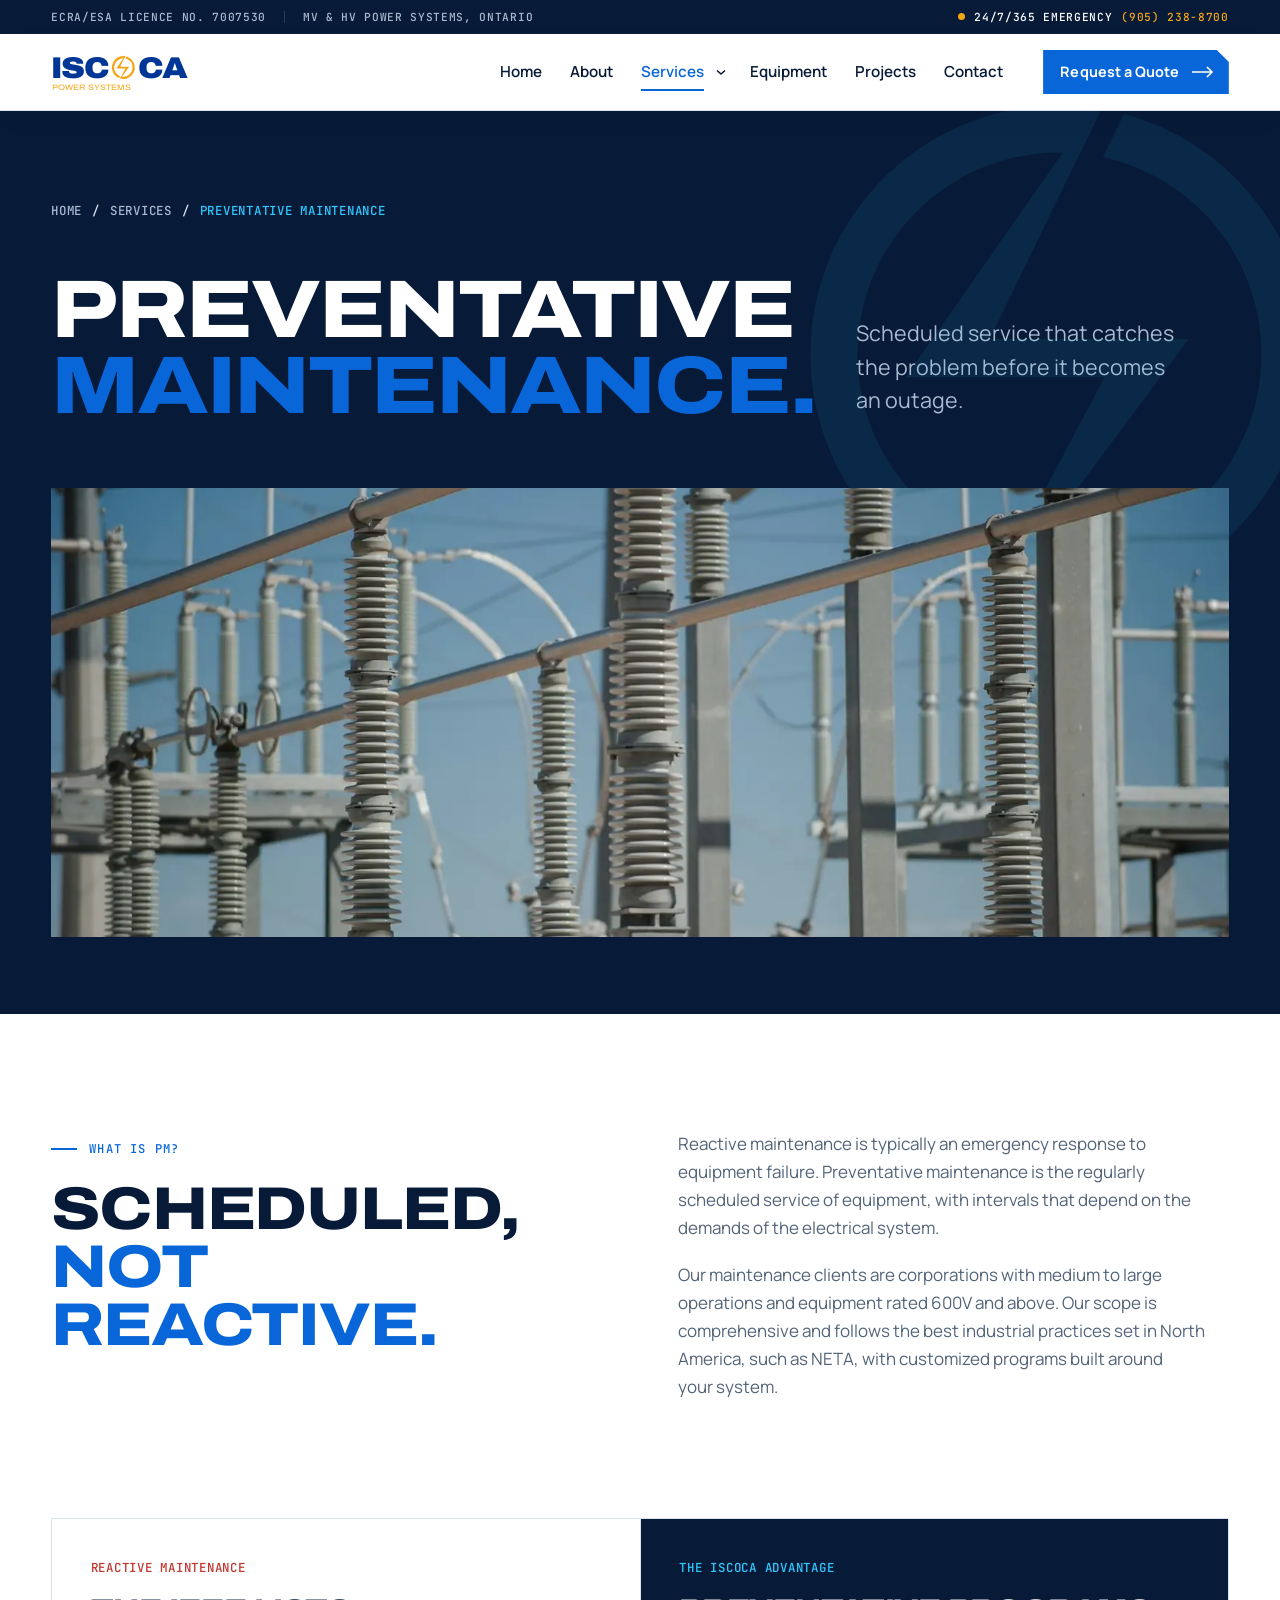
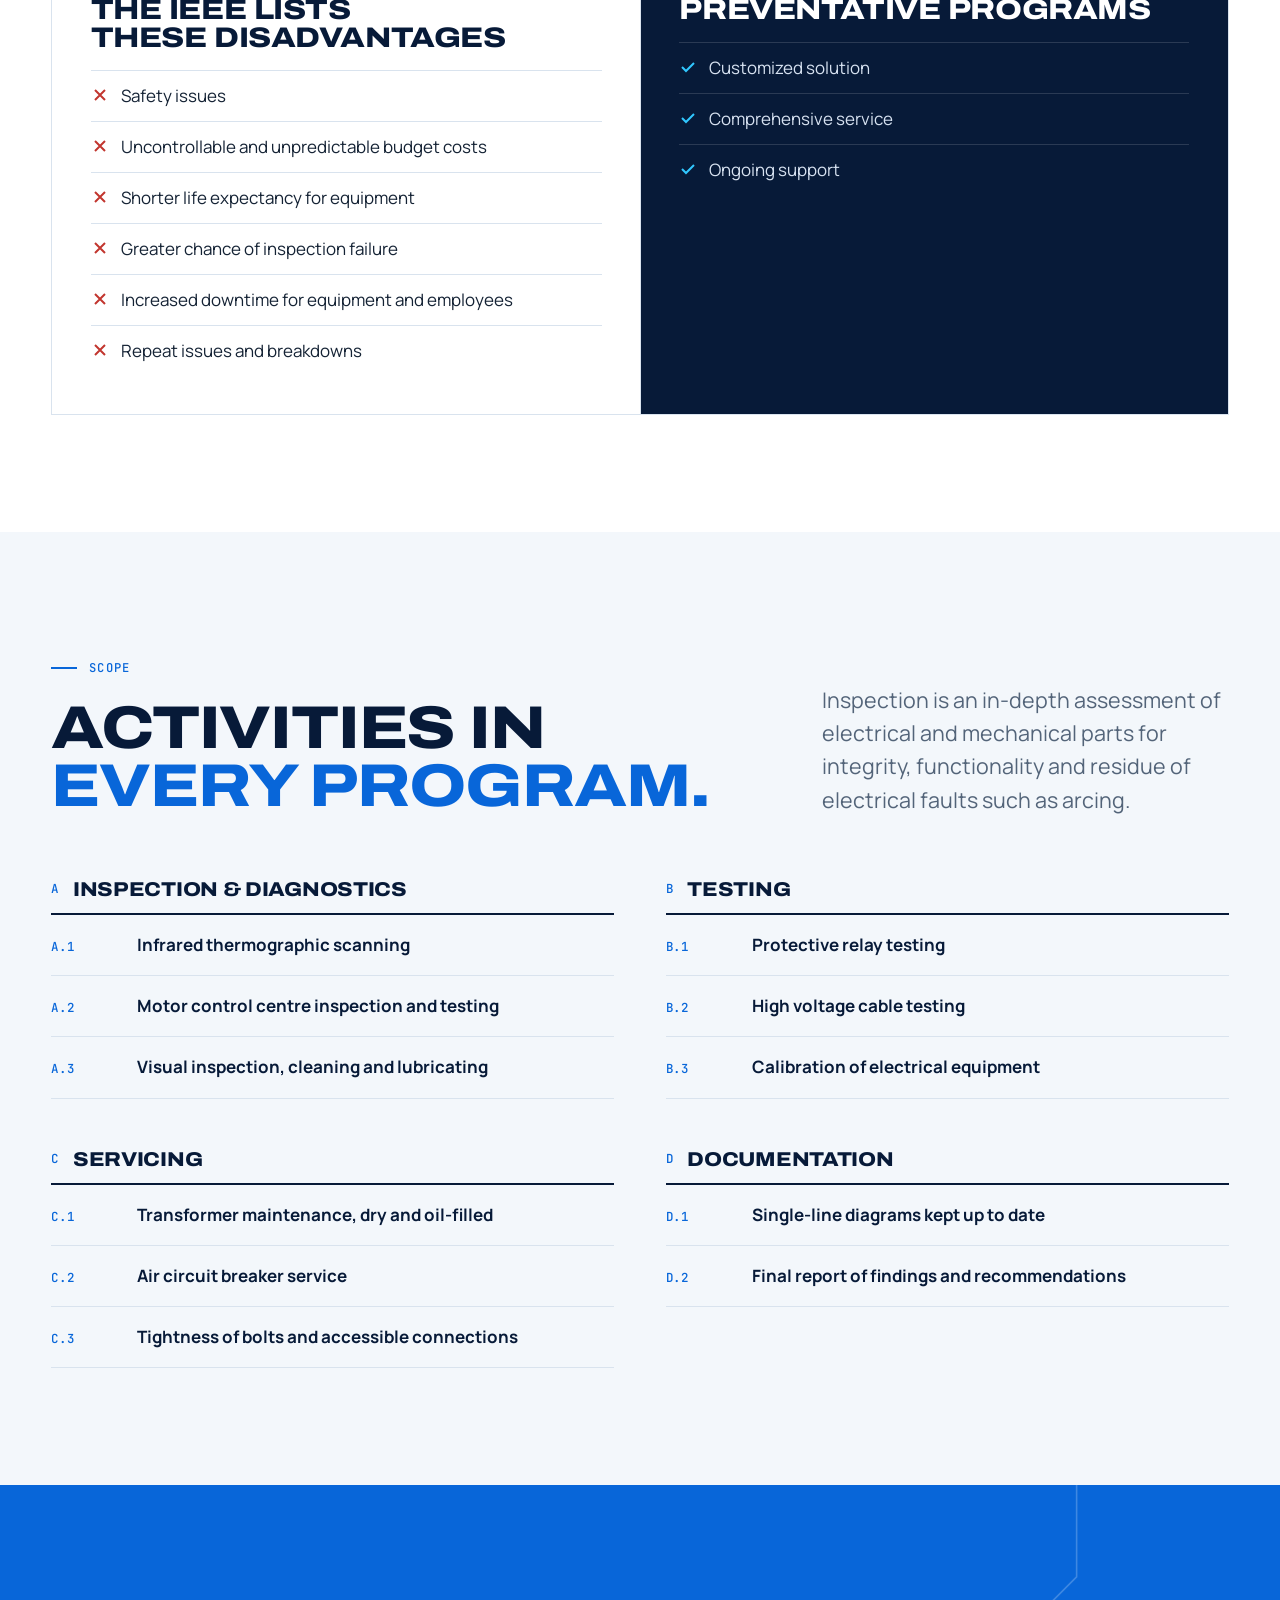
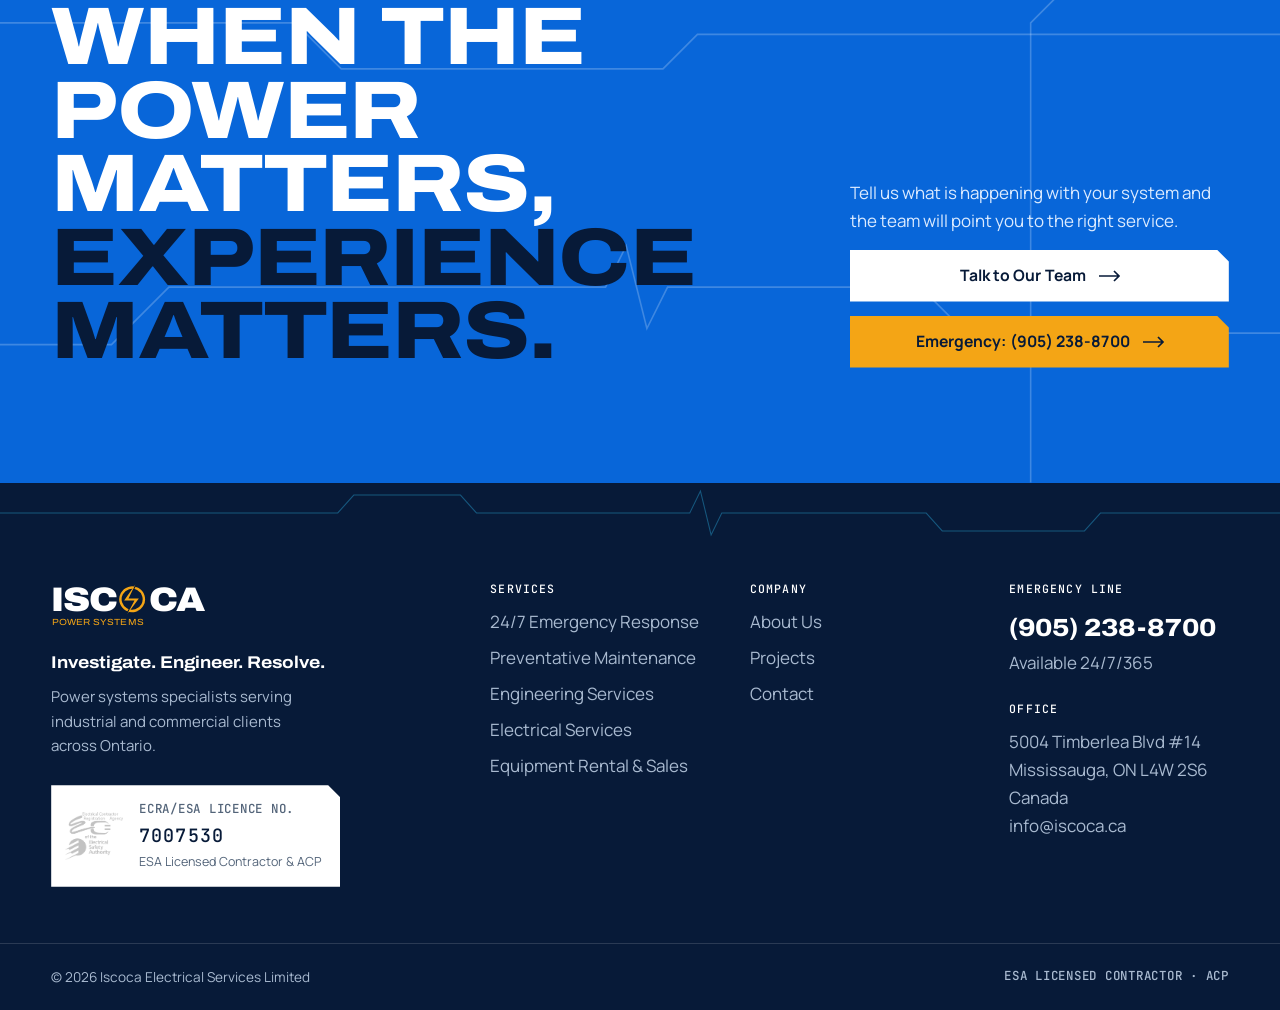
<file: our-services/preventative-maintenance.html>
<!doctype html>
<html lang="en-CA">
<head>
<meta charset="utf-8">
<meta name="viewport" content="width=device-width, initial-scale=1, viewport-fit=cover">
<meta name="claude:viewport-fit-sides" content="cover">
<title>Preventative Electrical Maintenance, 600V and Above | Iscoca</title>
<meta name="description" content="Customized preventative maintenance programs for equipment rated 600V and above, in accordance with NETA practice: IR scanning, transformer service, relay and cable testing.">
<link rel="canonical" href="https://www.iscoca.ca/our-services/preventative-maintenance.html">
<meta property="og:type" content="website">
<meta property="og:site_name" content="Iscoca Electrical Services Limited">
<meta property="og:url" content="https://www.iscoca.ca/our-services/preventative-maintenance.html">
<meta property="og:title" content="Preventative Electrical Maintenance, 600V and Above | Iscoca">
<meta property="og:description" content="Customized preventative maintenance programs for equipment rated 600V and above, in accordance with NETA practice: IR scanning, transformer service, relay and cable testing.">
<meta property="og:image" content="https://www.iscoca.ca/assets/img/og-image.jpg">
<meta name="twitter:card" content="summary_large_image">
<meta name="theme-color" content="#0866D9">
<link rel="icon" href="../assets/img/brand/iscoca-mark.svg" type="image/svg+xml">
<link rel="preconnect" href="https://fonts.googleapis.com">
<link rel="preconnect" href="https://fonts.gstatic.com" crossorigin>
<link rel="stylesheet" href="https://fonts.googleapis.com/css2?family=Archivo:wdth,wght@100..125,400..900&family=Manrope:wght@400..700&family=JetBrains+Mono:wght@400;500&display=swap">
<link rel="stylesheet" href="../assets/css/site.css">
<script>
(function(){var d=document.documentElement;d.classList.add('js');
var rm=window.matchMedia&&matchMedia('(prefers-reduced-motion: reduce)').matches,seen=true;
try{seen=sessionStorage.getItem('isc-intro')==='1';}catch(e){seen=true;}
if(!rm&&!seen&&!navigator.webdriver){d.classList.add('intro-on');}})();
</script>
<script type="application/ld+json">{"@context": "https://schema.org", "@type": "ElectricalContractor", "name": "Iscoca Electrical Services Limited", "alternateName": "ISCOCA Power Systems", "url": "https://www.iscoca.ca/", "logo": "https://www.iscoca.ca/assets/img/brand/iscoca-mark.svg", "telephone": "+19052388700", "email": "info@iscoca.ca", "address": {"@type": "PostalAddress", "streetAddress": "5004 Timberlea Blvd #14", "addressLocality": "Mississauga", "addressRegion": "ON", "postalCode": "L4W 2S6", "addressCountry": "CA"}, "areaServed": {"@type": "AdministrativeArea", "name": "Ontario, Canada"}, "openingHours": "Mo-Su 00:00-24:00", "slogan": "Investigate. Engineer. Resolve."}</script><script type="application/ld+json">{"@context": "https://schema.org", "@type": "BreadcrumbList", "itemListElement": [{"@type": "ListItem", "position": 1, "name": "Home", "item": "https://www.iscoca.ca/"}, {"@type": "ListItem", "position": 2, "name": "Services", "item": "https://www.iscoca.ca/services.html"}, {"@type": "ListItem", "position": 3, "name": "Preventative Maintenance", "item": "https://www.iscoca.ca/our-services/preventative-maintenance.html"}]}</script>

</head>
<body class="page-pm">
<svg class="sprite" aria-hidden="true" focusable="false" width="0" height="0">
  <defs>
    <mask id="isc-gap" maskUnits="userSpaceOnUse" x="0" y="0" width="100" height="100">
      <rect width="100" height="100" fill="#fff"/>
      <polygon points="59.75,1.9 37.65,47.4 41.07,49.06 63.17,3.56" fill="#000"/>
      <polygon points="57.15,53.9 33.75,98.1 30.39,96.32 53.79,52.12" fill="#000"/>
    </mask>
    <radialGradient id="isc-glow" cx="50%" cy="50%" r="50%">
      <stop offset="0" stop-color="#FFE7A8" stop-opacity=".85"/>
      <stop offset=".45" stop-color="#F4A515" stop-opacity=".25"/>
      <stop offset="1" stop-color="#F4A515" stop-opacity="0"/>
    </radialGradient>
  </defs>
</svg>
<div class="intro" id="intro" aria-hidden="true">
  <svg class="intro__circuit" viewBox="0 0 1600 900" preserveAspectRatio="xMidYMid slice">
    <g fill="none" stroke-width="1.2">
      <path d="M-20 180H340l40 40h300"/><path d="M1620 720H1260l-40-40H900"/>
      <path d="M-20 640H220l60-60h180l30 30h120"/><path d="M1620 260H1380l-60 60h-180l-30-30h-120"/>
      <path d="M520 -20V110l40 40v90"/><path d="M1080 920V790l-40-40v-90"/>
      <path d="M180 900V760h140"/><path d="M1420 0v140h-140"/>
    </g>
    <g class="intro__nodes"><circle cx="680" cy="220" r="4"/><circle cx="900" cy="680" r="4"/><circle cx="610" cy="610" r="4"/><circle cx="990" cy="290" r="4"/><circle cx="560" cy="240" r="4"/><circle cx="1040" cy="660" r="4"/></g>
  </svg>
  <div class="intro__stage">
    <svg class="intro__pulse" viewBox="0 0 200 200"><circle cx="100" cy="100" r="98" fill="url(#isc-glow)"/></svg>
    <span class="lockup"><span class="lockup__word"><span class="lockup__w"><span class="lockup__l">I</span><span class="lockup__l">S</span><span class="lockup__l">C</span></span><span class="lockup__o"><svg class="mk lockup__mark" viewBox="0 0 100 100" aria-hidden="true" focusable="false"><g mask="url(#isc-gap)"><circle class="mk__ring" cx="49.5" cy="50" r="38.3" pathLength="100" transform="rotate(-62 49.5 50)"/></g><polygon class="mk__bolt" points="59.75,1.9 37.65,47.4 71.45,47.4 33.75,98.1 57.15,53.9 23.35,53.9"/><polygon class="mk__trace" points="59.75,1.9 37.65,47.4 71.45,47.4 33.75,98.1 57.15,53.9 23.35,53.9" pathLength="100"/></svg></span><span class="lockup__w"><span class="lockup__l">C</span><span class="lockup__l">A</span></span></span><span class="lockup__sub"><span class="lockup__s">P</span><span class="lockup__s">O</span><span class="lockup__s">W</span><span class="lockup__s">E</span><span class="lockup__s">R</span><span class="lockup__s">&nbsp;</span><span class="lockup__s">S</span><span class="lockup__s">Y</span><span class="lockup__s">S</span><span class="lockup__s">T</span><span class="lockup__s">E</span><span class="lockup__s">M</span><span class="lockup__s">S</span></span></span>
    <p class="intro__tag mono" aria-hidden="true"><span>Investigate.</span> <span>Engineer.</span> <span>Resolve.</span></p>
  </div>
  <button class="intro__skip mono" type="button">Skip intro</button>
</div>
<div class="veil" id="veil" aria-hidden="true">
  <div class="veil__lead"></div>
  <div class="veil__panel">
    <div class="veil__grid"></div>
    <svg class="mk veil__mark" viewBox="0 0 100 100" aria-hidden="true" focusable="false"><g mask="url(#isc-gap)"><circle class="mk__ring" cx="49.5" cy="50" r="38.3" pathLength="100" transform="rotate(-62 49.5 50)"/></g><polygon class="mk__bolt" points="59.75,1.9 37.65,47.4 71.45,47.4 33.75,98.1 57.15,53.9 23.35,53.9"/><polygon class="mk__trace" points="59.75,1.9 37.65,47.4 71.45,47.4 33.75,98.1 57.15,53.9 23.35,53.9" pathLength="100"/></svg>
  </div>
</div>
<div class="sr" aria-live="polite" id="route-announcer"></div>
<div id="app" data-page="services" data-body="page-pm"><a class="skip" href="#main">Skip to content</a>
<header class="hdr" data-hdr>
  <div class="hdr__strip">
    <div class="wrap hdr__strip-in">
      <span class="mono">ECRA/ESA Licence No. 7007530</span>
      <span class="hdr__strip-sep" aria-hidden="true"></span>
      <span class="mono hide-sm">MV &amp; HV power systems, Ontario</span>
      <a class="hdr__strip-tel mono" href="tel:+19052388700"><span class="live" aria-hidden="true"></span>24/7/365 Emergency <b>(905) 238-8700</b></a>
    </div>
  </div>
  <div class="hdr__bar">
    <div class="wrap hdr__in">
      <a class="brand" href="../index.html" aria-label="ISCOCA Power Systems, home"><span class="lockup"><span class="lockup__word"><span class="lockup__w">ISC</span><span class="lockup__o"><svg class="mk lockup__mark" viewBox="0 0 100 100" aria-hidden="true" focusable="false"><g mask="url(#isc-gap)"><circle class="mk__ring" cx="49.5" cy="50" r="38.3" pathLength="100" transform="rotate(-62 49.5 50)"/></g><polygon class="mk__bolt" points="59.75,1.9 37.65,47.4 71.45,47.4 33.75,98.1 57.15,53.9 23.35,53.9"/><polygon class="mk__trace" points="59.75,1.9 37.65,47.4 71.45,47.4 33.75,98.1 57.15,53.9 23.35,53.9" pathLength="100"/></svg></span><span class="lockup__w">CA</span></span><span class="lockup__sub">POWER SYSTEMS</span></span></a>
      <nav class="nav" aria-label="Primary">
        <ul class="nav__list">
          <li><a class="nav__a" data-nav="home" href="../index.html">Home</a></li>
          <li><a class="nav__a" data-nav="about" href="../about-us.html">About</a></li>
          <li class="nav__dd">
            <a class="nav__a" data-nav="services" href="../services.html">Services</a>
            <button class="nav__dd-btn" type="button" aria-expanded="false" aria-controls="dd-services"><span class="sr">Show service pages</span><svg viewBox="0 0 12 12" aria-hidden="true"><path d="M2 4.5 6 8l4-3.5" fill="none" stroke="currentColor" stroke-width="1.6"/></svg></button>
            <div class="dd" id="dd-services">
              <div class="dd__grid">
                <a class="dd__item" href="../our-services/24-7-emergency.html"><span class="dd__k mono">24/7</span><span class="dd__t">Emergency Response &amp; Repairs</span><span class="dd__d">Field crews on call every hour of the year.</span></a>
                <a class="dd__item" href="../our-services/preventative-maintenance.html"><span class="dd__k mono">PM</span><span class="dd__t">Preventative Maintenance</span><span class="dd__d">Scheduled testing for equipment rated 600V and above.</span></a>
                <a class="dd__item" href="../our-services/engineering-services.html"><span class="dd__k mono">ENG</span><span class="dd__t">Engineering Services</span><span class="dd__d">Design, coordination, arc flash and ground grid studies.</span></a>
                <a class="dd__item" href="../our-services/electrical-services.html"><span class="dd__k mono">ELEC</span><span class="dd__t">Electrical Services</span><span class="dd__d">Projects, generators, tap boxes and power monitoring.</span></a>
                <a class="dd__item" href="../rental.html"><span class="dd__k mono">EQP</span><span class="dd__t">Equipment Rental &amp; Sales</span><span class="dd__d">Transformers, switchgear, temporary power and parts.</span></a>
              </div>
              <a class="dd__all" href="../services.html">All services <svg viewBox="0 0 20 12" aria-hidden="true"><path d="M0 6h18M13 1l5 5-5 5" fill="none" stroke="currentColor" stroke-width="1.6"/></svg></a>
            </div>
          </li>
          <li><a class="nav__a" data-nav="rental" href="../rental.html">Equipment</a></li>
          <li><a class="nav__a" data-nav="projects" href="../projects.html">Projects</a></li>
          <li><a class="nav__a" data-nav="contact" href="../contact.html">Contact</a></li>
        </ul>
      </nav>
      <a class="btn btn--blue btn--sm hdr__quote" href="../contact.html"><span>Request a Quote</span><svg class="arw" viewBox="0 0 22 12" aria-hidden="true"><path d="M0 6h20M15 1l5 5-5 5" fill="none" stroke="currentColor" stroke-width="1.7"/></svg></a>
      <button class="burger" type="button" aria-expanded="false" aria-controls="mnav"><span class="burger__lines" aria-hidden="true"><i></i><i></i></span><span class="burger__label">Menu</span></button>
    </div>
  </div>
</header>
<div class="mnav" id="mnav" hidden>
  <div class="mnav__in">
    <nav aria-label="Mobile">
      <ul class="mnav__list">
        <li><a data-nav="home" href="../index.html">Home</a></li>
        <li><a data-nav="about" href="../about-us.html">About</a></li>
        <li><a data-nav="services" href="../services.html">Services</a>
          <ul class="mnav__sub">
            <li><a href="../our-services/24-7-emergency.html">24/7 Emergency Response</a></li>
            <li><a href="../our-services/preventative-maintenance.html">Preventative Maintenance</a></li>
            <li><a href="../our-services/engineering-services.html">Engineering Services</a></li>
            <li><a href="../our-services/electrical-services.html">Electrical Services</a></li>
          </ul>
        </li>
        <li><a data-nav="rental" href="../rental.html">Equipment</a></li>
        <li><a data-nav="projects" href="../projects.html">Projects</a></li>
        <li><a data-nav="contact" href="../contact.html">Contact</a></li>
      </ul>
    </nav>
    <div class="mnav__foot">
      <a class="btn btn--amber" href="tel:+19052388700"><span>Emergency: (905) 238-8700</span><svg class="arw" viewBox="0 0 22 12" aria-hidden="true"><path d="M0 6h20M15 1l5 5-5 5" fill="none" stroke="currentColor" stroke-width="1.7"/></svg></a>
      <a class="btn btn--line-light" href="../contact.html"><span>Request a Quote</span><svg class="arw" viewBox="0 0 22 12" aria-hidden="true"><path d="M0 6h20M15 1l5 5-5 5" fill="none" stroke="currentColor" stroke-width="1.7"/></svg></a>
      <p class="mono">ECRA/ESA Licence No. 7007530</p>
    </div>
  </div>
</div>
<main id="main" tabindex="-1"><section class="phero phero--navy">
  <div class="phero__mark" aria-hidden="true"><svg class="mk" viewBox="0 0 100 100" aria-hidden="true" focusable="false"><g mask="url(#isc-gap)"><circle class="mk__ring" cx="49.5" cy="50" r="38.3" pathLength="100" transform="rotate(-62 49.5 50)"/></g><polygon class="mk__bolt" points="59.75,1.9 37.65,47.4 71.45,47.4 33.75,98.1 57.15,53.9 23.35,53.9"/><polygon class="mk__trace" points="59.75,1.9 37.65,47.4 71.45,47.4 33.75,98.1 57.15,53.9 23.35,53.9" pathLength="100"/></svg></div>
  <div class="wrap">
    <ol class="phero__crumbs mono"><li><a href="../index.html">Home</a></li><li><a href="../services.html">Services</a></li><li aria-current="page">Preventative Maintenance</li></ol>
    <div class="phero__grid"><h1 class="h1">Preventative <span class="hl">maintenance.</span></h1><div class="phero__aside"><p class="lead">Scheduled service that catches the problem before it becomes an outage.</p></div></div>
    <div class="phero__band plate"><img src="../assets/img/photos/disconnect-switches-900.webp" srcset="../assets/img/photos/disconnect-switches-900.webp 900w, ../assets/img/photos/disconnect-switches-1600.webp 1600w" sizes="100vw" width="1600" height="1065" alt="Outdoor high voltage disconnect switches and insulators" fetchpriority="high"></div>
  </div>
</section>
<section class="sec">
  <div class="wrap split split--top">
    <div><p class="eyebrow">What is PM?</p><h2 class="h2 up" data-rv>Scheduled, <span class="hl">not reactive.</span></h2></div>
    <div class="prose" data-rv><p>Reactive maintenance is typically an emergency response to equipment failure. Preventative maintenance is the regularly scheduled service of equipment, with intervals that depend on the demands of the electrical system.</p><p>Our maintenance clients are corporations with medium to large operations and equipment rated 600V and above. Our scope is comprehensive and follows the best industrial practices set in North America, such as NETA, with customized programs built around your system.</p></div>
  </div>
</section>
<section class="sec sec--sheet" style="padding-top:0;background:#fff">
  <div class="wrap">
    <div class="compare" data-rv>
      <div class="compare__c"><p class="mono" style="color:var(--danger)">Reactive maintenance</p><h3>The IEEE lists these disadvantages</h3><ul>
        <li><svg viewBox="0 0 18 18" class="compare__x" fill="none" stroke-width="2"><path d="m4 4 10 10M14 4 4 14"/></svg>Safety issues</li>
        <li><svg viewBox="0 0 18 18" class="compare__x" fill="none" stroke-width="2"><path d="m4 4 10 10M14 4 4 14"/></svg>Uncontrollable and unpredictable budget costs</li>
        <li><svg viewBox="0 0 18 18" class="compare__x" fill="none" stroke-width="2"><path d="m4 4 10 10M14 4 4 14"/></svg>Shorter life expectancy for equipment</li>
        <li><svg viewBox="0 0 18 18" class="compare__x" fill="none" stroke-width="2"><path d="m4 4 10 10M14 4 4 14"/></svg>Greater chance of inspection failure</li>
        <li><svg viewBox="0 0 18 18" class="compare__x" fill="none" stroke-width="2"><path d="m4 4 10 10M14 4 4 14"/></svg>Increased downtime for equipment and employees</li>
        <li><svg viewBox="0 0 18 18" class="compare__x" fill="none" stroke-width="2"><path d="m4 4 10 10M14 4 4 14"/></svg>Repeat issues and breakdowns</li></ul></div>
      <div class="compare__c"><p class="mono" style="color:var(--cyan)">The Iscoca advantage</p><h3>Preventative programs</h3><ul>
        <li><svg viewBox="0 0 18 18" class="compare__ok" fill="none" stroke-width="2"><path d="m3 9 4 4 8-8"/></svg>Customized solution</li>
        <li><svg viewBox="0 0 18 18" class="compare__ok" fill="none" stroke-width="2"><path d="m3 9 4 4 8-8"/></svg>Comprehensive service</li>
        <li><svg viewBox="0 0 18 18" class="compare__ok" fill="none" stroke-width="2"><path d="m3 9 4 4 8-8"/></svg>Ongoing support</li></ul></div>
    </div>
  </div>
</section>
<section class="sec sec--sheet">
  <div class="wrap">
    <div class="sec-head"><div><p class="eyebrow">Scope</p><h2 class="h2 up" data-rv>Activities in <span class="hl">every program.</span></h2></div><p class="lead" data-rv>Inspection is an in-depth assessment of electrical and mechanical parts for integrity, functionality and residue of electrical faults such as arcing.</p></div>
    <div class="groups">
      <div class="group" data-rv><h3><span class="mono">A</span>Inspection &amp; diagnostics</h3><ul class="spec"><li><span class="mono">A.1</span><b>Infrared thermographic scanning</b></li><li><span class="mono">A.2</span><b>Motor control centre inspection and testing</b></li><li><span class="mono">A.3</span><b>Visual inspection, cleaning and lubricating</b></li></ul></div>
      <div class="group" data-rv><h3><span class="mono">B</span>Testing</h3><ul class="spec"><li><span class="mono">B.1</span><b>Protective relay testing</b></li><li><span class="mono">B.2</span><b>High voltage cable testing</b></li><li><span class="mono">B.3</span><b>Calibration of electrical equipment</b></li></ul></div>
      <div class="group" data-rv><h3><span class="mono">C</span>Servicing</h3><ul class="spec"><li><span class="mono">C.1</span><b>Transformer maintenance, dry and oil-filled</b></li><li><span class="mono">C.2</span><b>Air circuit breaker service</b></li><li><span class="mono">C.3</span><b>Tightness of bolts and accessible connections</b></li></ul></div>
      <div class="group" data-rv><h3><span class="mono">D</span>Documentation</h3><ul class="spec"><li><span class="mono">D.1</span><b>Single-line diagrams kept up to date</b></li><li><span class="mono">D.2</span><b>Final report of findings and recommendations</b></li></ul></div>
    </div>
  </div>
</section>
<section class="cta" aria-labelledby="cta-h">
  <svg class="cta__lines" viewBox="0 0 1440 520" preserveAspectRatio="xMidYMid slice" aria-hidden="true">
    <path d="M-10 120H420l40 40h280l30-30h680"/>
    <path d="M-10 400H260l50-50h380l18-36 18 72 18-36h220l40 40h446"/>
    <path class="cta__spark" pathLength="1460" d="M-10 400H260l50-50h380l18-36 18 72 18-36h220l40 40h446"/>
    <path d="M1100 -10V80l-40 40v400"/>
  </svg>
  <div class="wrap cta__in">
    <h2 id="cta-h" data-rv="line"><span class="ln">When</span> <span class="ln">the</span> <span class="ln">power</span> <span class="ln">matters,</span> <span class="ln hl">experience</span> <span class="ln hl">matters.</span></h2>
    <div class="cta__side" data-rv>
      <p>Tell us what is happening with your system and the team will point you to the right service.</p>
      <a class="btn btn--white" href="../contact.html"><span>Talk to Our Team</span><svg class="arw" viewBox="0 0 22 12" aria-hidden="true"><path d="M0 6h20M15 1l5 5-5 5" fill="none" stroke="currentColor" stroke-width="1.7"/></svg></a>
      <a class="btn btn--amber" href="tel:+19052388700"><span>Emergency: (905) 238-8700</span><svg class="arw" viewBox="0 0 22 12" aria-hidden="true"><path d="M0 6h20M15 1l5 5-5 5" fill="none" stroke="currentColor" stroke-width="1.7"/></svg></a>
    </div>
  </div>
</section>

</main><footer class="ftr">
  <div class="ftr__line" aria-hidden="true">
    <svg viewBox="0 0 1440 60" preserveAspectRatio="none"><path class="ftr__trace" d="M0 30H380l18-18h120l18 18h240l12-22 12 44 12-22h230l18 18h160l18-18H1440" fill="none"/></svg>
  </div>
  <div class="wrap ftr__in">
    <div class="ftr__brand">
      <a class="brand brand--light" href="../index.html" aria-label="ISCOCA Power Systems, home"><span class="lockup"><span class="lockup__word"><span class="lockup__w">ISC</span><span class="lockup__o"><svg class="mk lockup__mark" viewBox="0 0 100 100" aria-hidden="true" focusable="false"><g mask="url(#isc-gap)"><circle class="mk__ring" cx="49.5" cy="50" r="38.3" pathLength="100" transform="rotate(-62 49.5 50)"/></g><polygon class="mk__bolt" points="59.75,1.9 37.65,47.4 71.45,47.4 33.75,98.1 57.15,53.9 23.35,53.9"/><polygon class="mk__trace" points="59.75,1.9 37.65,47.4 71.45,47.4 33.75,98.1 57.15,53.9 23.35,53.9" pathLength="100"/></svg></span><span class="lockup__w">CA</span></span><span class="lockup__sub">POWER SYSTEMS</span></span></a>
      <p class="ftr__tag">Investigate. Engineer. Resolve.</p>
      <p class="ftr__about">Power systems specialists serving industrial and commercial clients across Ontario.</p>
      <div class="ftr__badge">
        <img src="../assets/img/brand/original-badge-esa.png" width="151" height="127" alt="Electrical Contractor Registration Agency of the Electrical Safety Authority" loading="lazy">
        <div><span class="mono">ECRA/ESA Licence No.</span><b class="mono">7007530</b><span>ESA Licensed Contractor &amp; ACP</span></div>
      </div>
    </div>
    <div class="ftr__col">
      <h2 class="ftr__h mono">Services</h2>
      <ul>
        <li><a href="../our-services/24-7-emergency.html">24/7 Emergency Response</a></li>
        <li><a href="../our-services/preventative-maintenance.html">Preventative Maintenance</a></li>
        <li><a href="../our-services/engineering-services.html">Engineering Services</a></li>
        <li><a href="../our-services/electrical-services.html">Electrical Services</a></li>
        <li><a href="../rental.html">Equipment Rental &amp; Sales</a></li>
      </ul>
    </div>
    <div class="ftr__col">
      <h2 class="ftr__h mono">Company</h2>
      <ul>
        <li><a href="../about-us.html">About Us</a></li>
        <li><a href="../projects.html">Projects</a></li>
        <li><a href="../contact.html">Contact</a></li>
      </ul>
    </div>
    <div class="ftr__col ftr__col--contact">
      <h2 class="ftr__h mono">Emergency line</h2>
      <a class="ftr__tel" href="tel:+19052388700">(905) 238-8700</a>
      <p>Available 24/7/365</p>
      <h2 class="ftr__h mono">Office</h2>
      <address>5004 Timberlea Blvd #14<br>Mississauga, ON L4W 2S6<br>Canada</address>
      <p><a href="mailto:info@iscoca.ca">info@iscoca.ca</a></p>
    </div>
  </div>
  <div class="wrap ftr__base">
    <span>&copy; <span data-year>2026</span> Iscoca Electrical Services Limited</span>
    <span class="mono">ESA Licensed Contractor &middot; ACP</span>
  </div>
</footer>
</div><script src="../assets/js/site.js" defer></script>
</body>
</html>
</file>
<file: assets/css/site.css>
/* ISCOCA Power Systems: site stylesheet
   Layout concept: an engineering drawing sheet. White sheets with a faint blueprint grid,
   oversized expanded headlines pinned left, photographs set like plates, and navy "control
   room" bands for technical content. The amber of the logo mark is reserved for the mark
   itself and for the 24/7 emergency signal. */

:root {
  /* colour */
  --blue: #0866D9;
  --blue-deep: #0550B4;
  --blue-ink: #0B4FA8;
  --navy: #071A38;
  --navy-2: #0C2852;
  --cyan: #31C8FF;
  --white: #FFFFFF;
  --sheet: #F3F7FB;
  --line: #D9E3EE;
  --line-dark: rgba(255, 255, 255, .14);
  --charcoal: #142234;
  --muted: #536479;
  --muted-light: #A9BAD0;
  --amber: #F4A515;
  --brand-navy: #003696;
  --danger: #C2362F;
  --ok: #138A5A;

  /* type */
  --f-display: "Archivo", "Arial Narrow", "Helvetica Neue", Arial, sans-serif;
  --f-body: "Manrope", "Segoe UI", "Helvetica Neue", Arial, sans-serif;
  --f-mono: "JetBrains Mono", ui-monospace, "SFMono-Regular", Menlo, Consolas, monospace;
  --fs-mega: clamp(2.6rem, 0.9rem + 7.6vw, 8.6rem);
  --fs-h1: clamp(2.5rem, 1.1rem + 5vw, 6.4rem);
  --fs-h2: clamp(2rem, 1.05rem + 3.4vw, 4.4rem);
  --fs-h3: clamp(1.3rem, 1.05rem + .9vw, 1.85rem);
  --fs-h4: 1.125rem;
  --fs-lead: clamp(1.1rem, .98rem + .45vw, 1.375rem);
  --fs-body: 1.0625rem;
  --fs-sm: .9375rem;
  --fs-xs: .78rem;

  /* space + motion */
  --gut: clamp(20px, 4vw, 56px);
  --sec: clamp(76px, 6vw + 40px, 156px);
  --ease: cubic-bezier(.22, .9, .24, 1);
  --ease-io: cubic-bezier(.76, 0, .24, 1);
  --t-fast: .22s;
  --t: .6s;
  --hdr-h: 76px;
  --chamfer: 12px;
  color-scheme: light;
}

/* ---------- base ---------- */
*, *::before, *::after { box-sizing: border-box; }
html { -webkit-text-size-adjust: 100%; scroll-padding-top: calc(var(--hdr-h) + 24px); }
body {
  margin: 0;
  background: var(--white);
  color: var(--charcoal);
  font-family: var(--f-body);
  font-size: var(--fs-body);
  line-height: 1.65;
  font-feature-settings: "ss01";
  -webkit-font-smoothing: antialiased;
  overflow-x: hidden;
}
body::before { content: ""; position: fixed; inset: 0 0 auto; height: env(safe-area-inset-top, 0px); z-index: 10; background: var(--navy); }
img, svg, video { display: block; max-width: 100%; }
img { height: auto; }
a { color: inherit; text-decoration-thickness: 1px; text-underline-offset: .2em; }
button { font: inherit; color: inherit; cursor: pointer; }
h1, h2, h3, h4 { margin: 0; font-family: var(--f-display); font-weight: 800; font-stretch: 118%; line-height: .98; letter-spacing: -.015em; text-wrap: balance; color: var(--navy); }
p { margin: 0; text-wrap: pretty; }
ul, ol { margin: 0; padding: 0; }
address { font-style: normal; }
::selection { background: var(--cyan); color: var(--navy); }
:focus-visible { outline: 2px solid var(--cyan); outline-offset: 3px; }
.on-light :focus-visible, main :focus-visible { outline-color: var(--blue); }
.sr { position: absolute !important; width: 1px; height: 1px; padding: 0; margin: -1px; overflow: hidden; clip: rect(0 0 0 0); white-space: nowrap; border: 0; }
.mono { font-family: var(--f-mono); font-size: var(--fs-xs); letter-spacing: .06em; text-transform: uppercase; font-weight: 500; }
.sprite { position: absolute; width: 0; height: 0; overflow: hidden; }
.skip { position: fixed; left: 16px; top: -60px; z-index: 300; background: var(--navy); color: #fff; padding: 10px 16px; font-weight: 700; transition: top .2s; }
.skip:focus { top: calc(env(safe-area-inset-top, 0px) + 12px); }
.wrap {
  width: 100%;
  max-width: 1440px;
  margin-inline: auto;
  padding-left: max(var(--gut), env(safe-area-inset-left, 0px));
  padding-right: max(var(--gut), env(safe-area-inset-right, 0px));
}
.hide-sm { }
@media (max-width: 720px) { .hide-sm { display: none !important; } }

/* ---------- the mark ---------- */
.mk { overflow: visible; }
.mk__ring { fill: none; stroke: var(--amber); stroke-width: 8; }
.mk__bolt { fill: var(--amber); }
.mk__trace { fill: none; stroke: #fff; stroke-width: 1.4; stroke-linejoin: round; opacity: 0; }

/* ---------- lockup (recreated from the official logo) ---------- */
.lockup { display: inline-flex; flex-direction: column; align-items: stretch; line-height: 1; color: var(--brand-navy); }
.lockup__word { display: flex; align-items: center; font-family: var(--f-display); font-weight: 900; font-stretch: 112%; font-size: 1em; letter-spacing: -.035em; white-space: nowrap; }
.lockup__w { display: inline-flex; }
.lockup__o { display: inline-block; width: .9em; height: .9em; margin: 0 .035em 0 .02em; position: relative; top: -.005em; flex: none; }
.lockup__mark { width: 100%; height: 100%; }
.lockup__sub { display: flex; justify-content: space-between; margin-top: .14em; padding-left: .05em; font-family: var(--f-display); font-weight: 400; font-stretch: 112%; font-size: .262em; color: var(--amber); letter-spacing: .02em; white-space: nowrap; }
.lockup__sub > span { display: inline-block; }
.brand { display: inline-flex; text-decoration: none; font-size: 30px; }
.brand--light .lockup { color: #fff; }

/* ---------- buttons ---------- */
.btn {
  --bg: var(--navy); --fg: #fff; --fill: var(--blue); --ffg: #fff; --bd: transparent;
  position: relative; isolation: isolate; display: inline-flex; align-items: center; justify-content: center; gap: .85em;
  min-height: 52px; padding: .85em 1.35em .85em 1.5em;
  font-family: var(--f-body); font-weight: 700; font-size: .98rem; letter-spacing: .005em; line-height: 1.1;
  color: var(--fg); background: var(--bg); text-decoration: none; border: 0; box-shadow: inset 0 0 0 1.5px var(--bd);
  clip-path: polygon(0 0, calc(100% - var(--chamfer)) 0, 100% var(--chamfer), 100% 100%, 0 100%);
  overflow: hidden; transition: color var(--t-fast) var(--ease);
}
.btn::before { content: ""; position: absolute; inset: 0; z-index: -1; background: var(--fill); transform: translateX(-101%); transition: transform .45s var(--ease); }
.btn:hover::before, .btn:focus-visible::before { transform: none; }
.btn:hover, .btn:focus-visible { color: var(--ffg); }
.btn .arw { width: 22px; height: 12px; flex: none; transition: transform .35s var(--ease); }
.btn:hover .arw, .btn:focus-visible .arw { transform: translateX(5px); }
.btn--blue { --bg: var(--blue); --fill: var(--navy); }
.btn--white { --bg: #fff; --fg: var(--navy); --fill: var(--cyan); --ffg: var(--navy); }
.btn--amber { --bg: var(--amber); --fg: var(--navy); --fill: #fff; --ffg: var(--navy); }
.btn--line { --bg: transparent; --fg: var(--navy); --bd: var(--navy); --fill: var(--navy); --ffg: #fff; }
.btn--line-light { --bg: transparent; --fg: #fff; --bd: rgba(255,255,255,.55); --fill: #fff; --ffg: var(--navy); }
.btn--sm { min-height: 44px; padding: .7em 1.05em .7em 1.2em; font-size: .9rem; }
.btn[disabled], .btn[aria-disabled="true"] { opacity: .65; pointer-events: none; }
.btn-row { display: flex; flex-wrap: wrap; gap: 12px; }

.tlink { display: inline-flex; align-items: center; gap: .6em; font-weight: 700; text-decoration: none; color: var(--blue-ink); }
.tlink .arw { width: 20px; transition: transform .35s var(--ease); }
.tlink:hover .arw, .tlink:focus-visible .arw { transform: translateX(5px); }
.tlink span { background: linear-gradient(currentColor, currentColor) 0 100% / 0 1.5px no-repeat; transition: background-size .4s var(--ease); }
.tlink:hover span { background-size: 100% 1.5px; }

/* ---------- header ---------- */
.hdr { position: sticky; top: env(safe-area-inset-top, 0px); z-index: 60; }
.hdr__strip { background: var(--navy); color: var(--muted-light); transition: margin .35s var(--ease); }
.hdr__strip-in { display: flex; align-items: center; gap: 18px; min-height: 34px; }
.hdr__strip .mono { font-size: .7rem; }
.hdr__strip-sep { width: 1px; height: 12px; background: var(--line-dark); }
.hdr__strip-tel { margin-left: auto; display: inline-flex; align-items: center; gap: 9px; color: #fff; text-decoration: none; }
.hdr__strip-tel b { color: var(--amber); font-weight: 500; }
.live { width: 7px; height: 7px; border-radius: 50%; background: var(--amber); box-shadow: 0 0 0 0 rgba(244,165,21,.6); animation: live 2.4s infinite; }
@keyframes live { 0% { box-shadow: 0 0 0 0 rgba(244,165,21,.55); } 70% { box-shadow: 0 0 0 9px rgba(244,165,21,0); } 100% { box-shadow: 0 0 0 0 rgba(244,165,21,0); } }
.hdr__bar { background: rgba(255,255,255,.96); backdrop-filter: saturate(1.4) blur(10px); -webkit-backdrop-filter: saturate(1.4) blur(10px); border-bottom: 1px solid var(--line); transition: background .4s var(--ease), border-color .4s var(--ease), box-shadow .4s var(--ease); }
.hdr__in { display: flex; align-items: center; gap: 28px; min-height: var(--hdr-h); }
.hdr .brand { margin-right: auto; }
.nav__list { display: flex; align-items: center; gap: 4px; list-style: none; }
.nav__list > li { position: relative; display: flex; align-items: center; }
.nav__a { position: relative; display: inline-block; padding: 10px 12px; font-weight: 600; font-size: .95rem; color: var(--navy); text-decoration: none; transition: color .3s; }
.nav__a::after { content: ""; position: absolute; left: 12px; right: 12px; bottom: 4px; height: 2px; background: var(--blue); transform: scaleX(0); transform-origin: right; transition: transform .4s var(--ease); }
.nav__a:hover::after, .nav__a:focus-visible::after, .nav__a[aria-current="page"]::after { transform: scaleX(1); transform-origin: left; }
.nav__a[aria-current="page"] { color: var(--blue); }
.nav__dd-btn { width: 26px; height: 32px; margin-left: -8px; display: grid; place-items: center; background: none; border: 0; color: var(--navy); }
.nav__dd-btn svg { width: 12px; transition: transform .3s var(--ease); }
.nav__dd-btn[aria-expanded="true"] svg { transform: rotate(180deg); }
.dd { position: absolute; top: calc(100% + 18px); left: -220px; width: min(760px, 80vw); padding: 22px; background: #fff; border: 1px solid var(--line); box-shadow: 0 30px 60px -20px rgba(7,26,56,.28); opacity: 0; visibility: hidden; transform: translateY(8px); transition: opacity .3s var(--ease), transform .35s var(--ease), visibility 0s .35s; clip-path: polygon(0 0, calc(100% - 18px) 0, 100% 18px, 100% 100%, 0 100%); }
.dd::before { content: ""; position: absolute; left: 0; right: 0; top: -20px; height: 20px; }
.nav__dd.is-open .dd { opacity: 1; visibility: visible; transform: none; transition-delay: 0s; }
.dd__grid { display: grid; grid-template-columns: repeat(2, minmax(0, 1fr)); gap: 4px; }
.dd__item { display: grid; grid-template-columns: 54px 1fr; gap: 2px 14px; padding: 14px; text-decoration: none; transition: background .25s; }
.dd__item:hover, .dd__item:focus-visible { background: var(--sheet); }
.dd__k { grid-row: span 2; align-self: start; padding-top: 3px; color: var(--blue); font-family: var(--f-mono); font-size: .72rem; letter-spacing: .06em; }
.dd__t { font-weight: 700; color: var(--navy); line-height: 1.3; }
.dd__d { font-size: .86rem; color: var(--muted); line-height: 1.45; }
.dd__all { display: flex; align-items: center; gap: 10px; margin-top: 10px; padding: 14px 14px 2px; border-top: 1px solid var(--line); font-weight: 700; color: var(--blue-ink); text-decoration: none; }
.dd__all svg { width: 20px; }
.burger { display: none; align-items: center; gap: 10px; min-height: 44px; padding: 0 4px 0 12px; background: none; border: 0; font-weight: 700; color: var(--navy); }
.burger__lines { position: relative; width: 26px; height: 12px; }
.burger__lines i { position: absolute; left: 0; right: 0; height: 2px; background: currentColor; transition: transform .35s var(--ease), top .35s var(--ease); }
.burger__lines i:first-child { top: 0; } .burger__lines i:last-child { top: 10px; left: 8px; }
.burger[aria-expanded="true"] .burger__lines i:first-child { top: 5px; transform: rotate(45deg); }
.burger[aria-expanded="true"] .burger__lines i:last-child { top: 5px; left: 0; transform: rotate(-45deg); }

/* transparent header over photographic heroes */
.has-photo-hero .hdr { position: fixed; left: 0; right: 0; }
.has-photo-hero .hdr__bar { background: transparent; border-color: rgba(255,255,255,.14); backdrop-filter: none; -webkit-backdrop-filter: none; }
.has-photo-hero .hdr:not(.is-solid) .brand .lockup { color: #fff; }
.has-photo-hero .hdr:not(.is-solid) .nav__a, .has-photo-hero .hdr:not(.is-solid) .nav__dd-btn, .has-photo-hero .hdr:not(.is-solid) .burger { color: #fff; }
.has-photo-hero .hdr:not(.is-solid) .nav__a::after { background: var(--cyan); }
.has-photo-hero .hdr:not(.is-solid) .hdr__quote { --bg: #fff; --fg: var(--navy); --fill: var(--cyan); --ffg: var(--navy); }
.hdr.is-solid .hdr__bar { background: rgba(255,255,255,.97); border-color: var(--line); box-shadow: 0 10px 30px -18px rgba(7,26,56,.35); backdrop-filter: saturate(1.4) blur(10px); -webkit-backdrop-filter: saturate(1.4) blur(10px); }
.hdr.is-compact .hdr__strip { margin-top: -34px; }

@media (max-width: 1180px) {
  .nav, .hdr__quote { display: none; }
  .burger { display: inline-flex; }
}
@media (max-width: 520px) {
  :root { --hdr-h: 64px; }
  .brand { font-size: 24px; }
  .hdr__strip-sep { display: none; }
  .hdr__strip-in { gap: 10px; }
  .hdr__strip-tel { font-size: .66rem; }
  .hdr__strip > .wrap > .mono:first-child { display: none; }
}

/* mobile nav */
.mnav { position: fixed; inset: 0; z-index: 55; background: var(--navy); color: #fff; overflow-y: auto; padding-top: calc(env(safe-area-inset-top, 0px) + var(--hdr-h) + 34px); clip-path: inset(0 0 100% 0); transition: clip-path .55s var(--ease-io); }
.mnav.is-open { clip-path: inset(0 0 0 0); }
.mnav__in { min-height: 100%; display: flex; flex-direction: column; justify-content: space-between; gap: 40px; padding-block: 28px max(28px, env(safe-area-inset-bottom, 0px)); padding-left: max(var(--gut), env(safe-area-inset-left, 0px)); padding-right: max(var(--gut), env(safe-area-inset-right, 0px)); }
.mnav__list { list-style: none; display: grid; gap: 2px; }
.mnav__list > li > a { display: block; padding: 8px 0; font-family: var(--f-display); font-weight: 800; font-stretch: 118%; font-size: clamp(1.9rem, 8vw, 3rem); line-height: 1.05; color: #fff; text-decoration: none; }
.mnav__list > li > a[aria-current="page"] { color: var(--cyan); }
.mnav__sub { list-style: none; display: grid; gap: 0; padding: 0 0 12px 2px; }
.mnav__sub a { display: block; padding: 8px 0; color: var(--muted-light); text-decoration: none; font-weight: 600; }
.mnav__foot { display: grid; gap: 12px; }
.mnav__foot .mono { color: var(--muted-light); }
.has-mnav .hdr__bar { background: var(--navy) !important; border-color: var(--line-dark) !important; }
.has-mnav .hdr .brand .lockup, .has-mnav .hdr .burger { color: #fff !important; }
.has-mnav { overflow: hidden; }

/* ---------- section scaffolding ---------- */
.sec { padding-block: var(--sec); position: relative; }
.sec--sheet { background: var(--sheet); }
.sec--navy { background: var(--navy); color: #D7E2F1; }
.sec--blue { background: var(--blue); color: #EAF3FF; }
.sec--navy h2, .sec--navy h3, .sec--blue h2, .sec--blue h3 { color: #fff; }
.grid-bg { background-image: linear-gradient(var(--line) 1px, transparent 1px), linear-gradient(90deg, var(--line) 1px, transparent 1px); background-size: 48px 48px; background-position: -1px -1px; }
.sec--sheet.grid-bg { background-color: var(--sheet); background-image: linear-gradient(rgba(8,102,217,.07) 1px, transparent 1px), linear-gradient(90deg, rgba(8,102,217,.07) 1px, transparent 1px); }
.sec--navy.grid-bg { background-image: linear-gradient(rgba(49,200,255,.06) 1px, transparent 1px), linear-gradient(90deg, rgba(49,200,255,.06) 1px, transparent 1px); }
.eyebrow { display: inline-flex; align-items: center; gap: 12px; margin-bottom: 22px; color: var(--blue); font-family: var(--f-mono); font-size: .76rem; font-weight: 500; letter-spacing: .1em; text-transform: uppercase; }
.eyebrow::before { content: ""; width: 26px; height: 2px; background: currentColor; }
.sec--navy .eyebrow, .sec--blue .eyebrow, .on-dark .eyebrow { color: var(--cyan); }
.sec--blue .eyebrow { color: #fff; }
.h-mega { font-size: var(--fs-mega); line-height: .9; letter-spacing: -.03em; text-transform: uppercase; }
.h1 { font-size: var(--fs-h1); line-height: .93; letter-spacing: -.025em; }
.h2 { font-size: var(--fs-h2); line-height: .96; letter-spacing: -.02em; }
.h3 { font-size: var(--fs-h3); line-height: 1.08; letter-spacing: -.01em; font-stretch: 110%; }
.up { text-transform: uppercase; }
.hl { color: var(--blue); }
.sec--navy .hl, .on-dark .hl { color: var(--cyan); }
.sec--blue .hl { color: var(--navy); }
.lead { font-size: var(--fs-lead); line-height: 1.55; color: var(--muted); max-width: 40ch; }
.sec--navy .lead, .on-dark .lead { color: var(--muted-light); }
.sec--blue .lead { color: #DCEBFF; }
.prose { max-width: 64ch; display: grid; gap: 1.1em; color: var(--muted); }
.prose strong { color: var(--charcoal); }
.sec--navy .prose { color: var(--muted-light); }
.sec-head { display: grid; grid-template-columns: minmax(0, 7fr) minmax(0, 4fr); gap: 28px 60px; align-items: end; margin-bottom: clamp(44px, 5vw, 80px); }
.sec-head .lead { justify-self: end; }
@media (max-width: 900px) { .sec-head { grid-template-columns: 1fr; } .sec-head .lead { justify-self: start; } }

/* image plates: masked reveal */
.plate { position: relative; overflow: hidden; background: var(--navy-2); }
.plate img { width: 100%; height: 100%; object-fit: cover; transition: transform 1.2s var(--ease); }
.plate__cap { position: absolute; left: 0; bottom: 0; padding: 8px 12px; background: rgba(7,26,56,.82); color: #fff; font-family: var(--f-mono); font-size: .68rem; letter-spacing: .06em; text-transform: uppercase; }
.plate__credit { position: absolute; right: 8px; bottom: 6px; font-size: .62rem; color: rgba(255,255,255,.7); font-family: var(--f-mono); text-shadow: 0 1px 2px rgba(0,0,0,.6); }

/* ---------- reveal system ----------
   Content is visible by default. JS only arms elements that are below the fold, so the
   first frame is always complete. */
.js [data-rv].is-armed { opacity: 0; transform: translate3d(0, 34px, 0); }
.js [data-rv].is-armed.is-in { opacity: 1; transform: none; transition: opacity .9s var(--ease), transform 1s var(--ease); transition-delay: var(--d, 0s); }
.js [data-rv="mask"].is-armed { opacity: 1; transform: none; clip-path: inset(0 0 100% 0); }
.js [data-rv="mask"].is-armed img { transform: scale(1.18); }
.js [data-rv="mask"].is-armed.is-in { clip-path: inset(0 0 0 0); transition: clip-path 1.2s var(--ease-io); transition-delay: var(--d, 0s); }
.js [data-rv="mask"].is-armed.is-in img { transform: scale(1); transition: transform 1.6s var(--ease); }
.js [data-rv="line"].is-armed { opacity: 1; transform: none; }
.js [data-rv="line"].is-armed .ln { display: inline-block; opacity: 0; transform: translateY(.6em); }
.js [data-rv="line"].is-armed.is-in .ln { opacity: 1; transform: none; transition: opacity .7s var(--ease), transform .9s var(--ease); transition-delay: calc(var(--d, 0s) + var(--i, 0) * 70ms); }
.js [data-rv="draw"].is-armed path, .js [data-rv="draw"].is-armed line, .js [data-rv="draw"].is-armed polyline { stroke-dasharray: 1; stroke-dashoffset: 1; }
.js [data-rv="draw"].is-armed.is-in path, .js [data-rv="draw"].is-armed.is-in line, .js [data-rv="draw"].is-armed.is-in polyline { stroke-dashoffset: 0; transition: stroke-dashoffset 1.8s var(--ease-io); }

/* ---------- HOME: hero ---------- */
.hero { position: relative; min-height: min(100svh, 980px); display: flex; flex-direction: column; justify-content: flex-end; color: #fff; background: var(--navy); overflow: hidden; isolation: isolate; }
.hero__media { position: absolute; inset: 0; z-index: -2; }
.hero__media img { width: 100%; height: 100%; object-fit: cover; object-position: 60% 50%; transform: scale(1.08); }
.hero__shade { position: absolute; inset: 0; z-index: -1; background:
  linear-gradient(90deg, rgba(7,26,56,.92) 0%, rgba(7,26,56,.72) 38%, rgba(5,80,180,.22) 72%, rgba(5,80,180,.1) 100%),
  linear-gradient(0deg, rgba(7,26,56,.9) 0%, rgba(7,26,56,0) 42%); }
.hero__grid { position: absolute; inset: 0; z-index: -1; background-image: linear-gradient(rgba(49,200,255,.09) 1px, transparent 1px), linear-gradient(90deg, rgba(49,200,255,.09) 1px, transparent 1px); background-size: 64px 64px; -webkit-mask-image: linear-gradient(100deg, #000 10%, transparent 60%); mask-image: linear-gradient(100deg, #000 10%, transparent 60%); }
.hero__trace { position: absolute; left: 0; right: 0; top: 44%; z-index: -1; height: 140px; opacity: .85; pointer-events: none; }
.hero__trace path { fill: none; stroke: var(--cyan); stroke-width: 1.4; }
.hero__trace .hero__trace-glow { stroke: rgba(49,200,255,.35); stroke-width: 6; filter: blur(3px); }
.hero__in { padding-top: calc(var(--hdr-h) + 34px + 90px); padding-bottom: clamp(28px, 4vw, 48px); display: grid; gap: clamp(28px, 4vw, 48px); }
.hero__kicker { display: flex; align-items: center; gap: 14px; color: var(--cyan); }
.hero__kicker .mk { width: 26px; height: 26px; }
.hero h1 { color: #fff; max-width: 11ch; }
.hero h1 .hl { color: var(--cyan); }
.hero__row { display: grid; grid-template-columns: minmax(0, 1fr) auto; gap: 28px 48px; align-items: end; }
.hero__copy { display: grid; gap: 26px; max-width: 560px; }
.hero__copy p { font-size: var(--fs-lead); line-height: 1.5; color: #D6E3F3; }
.hero__tag { font-family: var(--f-display); font-stretch: 118%; font-weight: 700; font-size: clamp(1rem, .9rem + .5vw, 1.35rem); letter-spacing: .01em; color: #fff !important; }
.hero__tag span { color: var(--cyan); }
.hero__sos { display: grid; gap: 4px; padding: 18px 22px 18px 20px; min-width: 280px; background: rgba(7,26,56,.6); border: 1px solid rgba(255,255,255,.18); border-left: 3px solid var(--amber); backdrop-filter: blur(8px); -webkit-backdrop-filter: blur(8px); text-decoration: none; color: #fff; transition: background .3s, border-color .3s; }
.hero__sos:hover { background: rgba(7,26,56,.85); }
.hero__sos .mono { display: flex; align-items: center; gap: 10px; color: var(--amber); }
.hero__sos b { font-family: var(--f-display); font-stretch: 112%; font-size: clamp(1.5rem, 1.2rem + 1vw, 2.1rem); letter-spacing: -.01em; }
.hero__sos small { color: var(--muted-light); font-size: .85rem; }
.hero__rail { display: grid; grid-template-columns: repeat(4, minmax(0, 1fr)); border-top: 1px solid rgba(255,255,255,.18); }
.hero__rail > div { padding: 18px 20px 4px 0; display: grid; gap: 4px; }
.hero__rail > div + div { padding-left: 20px; border-left: 1px solid rgba(255,255,255,.12); }
.hero__rail .mono { color: var(--muted-light); font-size: .68rem; }
.hero__rail b { font-weight: 700; color: #fff; font-size: .98rem; }
.hero__scroll { position: absolute; right: max(var(--gut), env(safe-area-inset-right, 0px)); top: 50%; display: grid; justify-items: center; gap: 12px; color: var(--muted-light); writing-mode: vertical-rl; font-family: var(--f-mono); font-size: .66rem; letter-spacing: .2em; text-transform: uppercase; text-decoration: none; }
.hero__scroll::after { content: ""; width: 1px; height: 64px; background: linear-gradient(var(--cyan), transparent); animation: scrollcue 2.2s var(--ease-io) infinite; transform-origin: top; }
@keyframes scrollcue { 0% { transform: scaleY(0); } 50% { transform: scaleY(1); transform-origin: top; } 51% { transform-origin: bottom; } 100% { transform: scaleY(0); transform-origin: bottom; } }
@media (max-width: 1000px) { .hero__row { grid-template-columns: 1fr; } .hero__rail { grid-template-columns: repeat(2, minmax(0, 1fr)); } .hero__rail > div:nth-child(3) { padding-left: 0; border-left: 0; } .hero__scroll { display: none; } }
@media (max-width: 520px) { .hero__in { padding-top: calc(var(--hdr-h) + 34px + 56px); } .hero__sos { min-width: 0; } .hero__rail > div { padding-right: 8px; } .hero__rail > div + div { padding-left: 12px; } }

/* hero entrance (plays when the page becomes ready) */
.js .hero [data-hero] { opacity: 0; transform: translateY(26px); }
.js .hero .h-mega .ln { display: inline-block; opacity: 0; transform: translateY(.5em); }
.is-ready .hero [data-hero] { opacity: 1; transform: none; transition: opacity .9s var(--ease), transform 1s var(--ease); transition-delay: var(--d, .2s); }
.is-ready .hero .h-mega .ln { opacity: 1; transform: none; transition: opacity .8s var(--ease), transform 1s var(--ease); transition-delay: calc(.1s + var(--i) * 90ms); }
.js .hero__media img { transform: scale(1.16); }
.is-ready .hero__media img { transform: scale(1.06); transition: transform 2.6s var(--ease); }
.js .hero__trace path { stroke-dasharray: 1; stroke-dashoffset: 1; }
.is-ready .hero__trace path { stroke-dashoffset: 0; transition: stroke-dashoffset 2.4s var(--ease-io) .5s; }

/* ---------- HOME: intro (asymmetric editorial) ---------- */
.intro-ed { display: grid; grid-template-columns: repeat(12, minmax(0, 1fr)); gap: 24px; align-items: start; }
.intro-ed__head { grid-column: 1 / span 7; }
.intro-ed__head h2 { font-size: var(--fs-h1); text-transform: uppercase; line-height: .9; }
.intro-ed__photo { grid-column: 8 / span 5; grid-row: 1 / span 2; aspect-ratio: 4 / 5; margin-top: 40px; }
.intro-ed__body { grid-column: 1 / span 6; display: grid; gap: 30px; margin-top: 18px; }
.intro-ed__steps { grid-column: 1 / -1; display: grid; grid-template-columns: repeat(3, minmax(0, 1fr)); margin-top: clamp(40px, 5vw, 80px); border-top: 2px solid var(--navy); }
.step { padding: 26px 28px 0 0; display: grid; gap: 10px; align-content: start; }
.step + .step { padding-left: 28px; border-left: 1px solid var(--line); }
.step__n { display: flex; align-items: center; gap: 10px; color: var(--blue); font-family: var(--f-mono); font-size: .76rem; letter-spacing: .08em; }
.step h3 { font-size: var(--fs-h3); text-transform: uppercase; }
.step p { color: var(--muted); }
@media (max-width: 900px) {
  .intro-ed__head, .intro-ed__body, .intro-ed__photo { grid-column: 1 / -1; grid-row: auto; }
  .intro-ed__photo { aspect-ratio: 4 / 3; margin-top: 8px; }
  .intro-ed__steps { grid-template-columns: 1fr; }
  .step + .step { padding-left: 0; border-left: 0; border-top: 1px solid var(--line); }
  .step { padding-bottom: 22px; }
}

/* ---------- HOME: service panels ---------- */
.svc { display: flex; gap: 8px; height: clamp(520px, 62vh, 660px); }
.svc__p { position: relative; flex: 1 1 0; min-width: 0; overflow: hidden; display: flex; flex-direction: column; justify-content: flex-end; color: #fff; text-decoration: none; background: var(--navy); transition: flex-grow .8s var(--ease); isolation: isolate; }
.svc__p img { position: absolute; inset: 0; width: 100%; height: 100%; object-fit: cover; z-index: -2; transform: scale(1.06); transition: transform 1.2s var(--ease), filter .8s; filter: saturate(.55) brightness(.75); }
.svc__p::before { content: ""; position: absolute; inset: 0; z-index: -1; background: linear-gradient(0deg, rgba(7,26,56,.95) 0%, rgba(7,26,56,.55) 45%, rgba(8,102,217,.25) 100%); transition: opacity .6s; }
.svc__p.is-active { flex-grow: 2.6; }
.svc__p.is-active img { transform: scale(1); filter: none; }
.svc__body { padding: 26px; display: grid; gap: 12px; }
.svc__n { position: absolute; top: 20px; left: 26px; right: 20px; font-family: var(--f-mono); font-size: .74rem; letter-spacing: .1em; color: var(--cyan); white-space: nowrap; }
.svc__n em { font-style: normal; opacity: 0; transition: opacity .4s; }
.svc__p.is-active .svc__n em { opacity: 1; }
@media (max-width: 960px) { .svc__n em { opacity: 1; } }
@media (min-width: 961px) {
  .svc__p:not(.is-active) .svc__t { writing-mode: vertical-rl; transform: rotate(180deg); font-size: clamp(1.1rem, .8rem + .7vw, 1.6rem); white-space: nowrap; }
  .svc__p:not(.is-active) .svc__body { gap: 22px; }
}
.svc__t { font-family: var(--f-display); font-stretch: 112%; font-weight: 800; font-size: clamp(1.25rem, 1rem + .9vw, 2rem); line-height: 1.02; text-transform: uppercase; color: #fff; }
.svc__d { max-width: 38ch; color: #D6E3F3; font-size: .98rem; line-height: 1.5; opacity: 0; transform: translateY(12px); max-height: 0; transition: opacity .5s var(--ease), transform .6s var(--ease), max-height .6s var(--ease); }
.svc__go { display: inline-flex; align-items: center; gap: 12px; width: max-content; font-weight: 700; color: #fff; }
.svc__go i { display: grid; place-items: center; width: 44px; height: 44px; border: 1px solid rgba(255,255,255,.5); transition: background .35s, border-color .35s, color .35s; clip-path: polygon(0 0, calc(100% - 9px) 0, 100% 9px, 100% 100%, 0 100%); }
.svc__go .arw { width: 18px; }
.svc__p.is-active .svc__d { opacity: 1; transform: none; max-height: 10em; transition-delay: .2s; }
.svc__p:hover .svc__go i, .svc__p:focus-visible .svc__go i { background: var(--cyan); border-color: var(--cyan); color: var(--navy); }
.svc__p .svc__go span { opacity: 0; transition: opacity .4s; }
.svc__p.is-active .svc__go span { opacity: 1; }
@media (max-width: 960px) {
  .svc { flex-direction: column; height: auto; }
  .svc__p, .svc__p.is-active { flex: none; min-height: 300px; }
  .svc__p img { filter: none; transform: none; }
  .svc__d { opacity: 1; transform: none; max-height: none; }
  .svc__p .svc__go span { opacity: 1; }
}

/* ---------- HOME: single-line capability diagram ---------- */
.sld { display: grid; grid-template-columns: minmax(0, 1.55fr) minmax(0, 1fr); gap: 0; border: 1px solid var(--line-dark); background: rgba(7,26,56,.55); }
.sld__fig { position: relative; padding: clamp(14px, 2vw, 28px); border-right: 1px solid var(--line-dark); min-width: 0; }
.sld__scroll { overflow-x: auto; }
.sld__svg { width: 100%; min-width: 620px; height: auto; }
.sld__svg .w { fill: none; stroke: #5A7598; stroke-width: 2; }
.sld__svg .w--live { stroke: var(--cyan); stroke-width: 2; stroke-dasharray: 6 10; animation: flow 1.6s linear infinite; animation-play-state: paused; }
.sld.is-visible .w--live { animation-play-state: running; }
@keyframes flow { to { stroke-dashoffset: -32; } }
.sld__svg .sym { fill: none; stroke: #CFE0F5; stroke-width: 2; }
.sld__svg .lbl { fill: #A9BAD0; font-family: var(--f-mono); font-size: 11px; letter-spacing: .08em; }
.sld__svg .tag { fill: #fff; font-family: var(--f-display); font-weight: 700; font-size: 13px; }
.sld__hot { cursor: pointer; }
.sld__hot .ring { fill: rgba(8,102,217,.18); stroke: var(--cyan); stroke-width: 1.5; transition: fill .3s, r .3s; }
.sld__hot .num { fill: var(--cyan); font-family: var(--f-mono); font-size: 11px; font-weight: 500; text-anchor: middle; dominant-baseline: central; pointer-events: none; }
.sld__hot:hover .ring, .sld__hot:focus-visible .ring, .sld__hot.is-on .ring { fill: var(--cyan); }
.sld__hot:hover .num, .sld__hot:focus-visible .num, .sld__hot.is-on .num { fill: var(--navy); }
.sld__hot:focus { outline: none; }
.sld__hot:focus-visible .ring { stroke: #fff; stroke-width: 3; }
.sld__panel { padding: clamp(22px, 3vw, 40px); display: grid; align-content: space-between; gap: 30px; min-width: 0; }
.sld__tabs { display: grid; gap: 2px; list-style: none; }
.sld__tab { width: 100%; display: grid; grid-template-columns: 38px 1fr; align-items: center; gap: 12px; padding: 12px 0; background: none; border: 0; border-bottom: 1px solid var(--line-dark); text-align: left; color: var(--muted-light); font-weight: 600; transition: color .3s; }
.sld__tab .mono { color: #5A7598; transition: color .3s; }
.sld__tab[aria-selected="true"], .sld__tab:hover { color: #fff; }
.sld__tab[aria-selected="true"] .mono { color: var(--cyan); }
.sld__detail { display: grid; gap: 14px; min-height: 210px; align-content: start; }
.sld__detail h3 { font-size: var(--fs-h3); text-transform: uppercase; }
.sld__detail p { color: var(--muted-light); }
.sld__detail .tlink { color: var(--cyan); }
.sld__detail.is-swap { animation: swapin .5s var(--ease); }
@keyframes swapin { from { opacity: 0; transform: translateY(10px); } to { opacity: 1; transform: none; } }
@media (max-width: 1000px) { .sld { grid-template-columns: 1fr; } .sld__fig { border-right: 0; border-bottom: 1px solid var(--line-dark); } }

/* ---------- projects (home + projects page) ---------- */
.pj-grid { display: grid; grid-template-columns: repeat(12, minmax(0, 1fr)); gap: clamp(16px, 2vw, 28px); }
.pj { position: relative; grid-column: span 4; display: grid; gap: 16px; align-content: start; text-decoration: none; color: inherit; }
.pj--wide { grid-column: span 7; }
.pj--tall { grid-column: span 5; }
.pj__img { aspect-ratio: 4 / 3; }
.pj--wide .pj__img { aspect-ratio: 16 / 10; }
.pj--tall .pj__img { aspect-ratio: 5 / 5.4; }
.pj__meta { display: flex; flex-wrap: wrap; align-items: baseline; gap: 6px 14px; }
.pj__cat { color: var(--blue); }
.pj__spec { color: var(--muted); }
.pj h3 { font-size: clamp(1.25rem, 1rem + .8vw, 1.75rem); text-transform: uppercase; font-stretch: 112%; line-height: 1.05; }
.pj p { color: var(--muted); max-width: 46ch; }
.pj__img::after { content: ""; position: absolute; inset: 0; background: linear-gradient(0deg, rgba(8,102,217,.55), transparent 55%); opacity: 0; transition: opacity .6s var(--ease); }
.pj:hover .pj__img img, .pj:focus-visible .pj__img img { transform: scale(1.05); }
.pj:hover .pj__img::after, .pj:focus-visible .pj__img::after { opacity: 1; }
.pj__view { position: absolute; right: 14px; top: 14px; z-index: 2; display: inline-flex; align-items: center; gap: 8px; padding: 8px 12px; background: #fff; color: var(--navy); font-weight: 700; font-size: .82rem; opacity: 0; transform: translateY(-6px); transition: opacity .4s var(--ease), transform .4s var(--ease); }
.pj__view .arw { width: 16px; }
.pj:hover .pj__view, .pj:focus-visible .pj__view { opacity: 1; transform: none; }
.pj[hidden] { display: none; }
@media (max-width: 900px) { .pj, .pj--wide, .pj--tall { grid-column: span 6; } }
@media (max-width: 620px) { .pj, .pj--wide, .pj--tall { grid-column: 1 / -1; } .pj__view { opacity: 1; transform: none; } }

/* ---------- why: blue sheet ---------- */
.why { display: grid; grid-template-columns: minmax(0, 5fr) minmax(0, 7fr); gap: clamp(40px, 6vw, 110px); align-items: start; }
.why__aside { position: sticky; top: calc(var(--hdr-h) + 60px); display: grid; gap: 30px; }
.why__aside .h2 { text-transform: uppercase; }
.esa-card { display: grid; grid-template-columns: auto 1fr; gap: 18px; align-items: center; padding: 20px; background: #fff; color: var(--navy); clip-path: polygon(0 0, calc(100% - 16px) 0, 100% 16px, 100% 100%, 0 100%); max-width: 420px; }
.esa-card img { width: 78px; }
.esa-card .mono { color: var(--muted); font-size: .68rem; }
.esa-card b { display: block; font-family: var(--f-display); font-stretch: 112%; font-size: 2rem; line-height: 1; letter-spacing: .02em; }
.why__list { list-style: none; display: grid; }
.why__item { display: grid; grid-template-columns: 64px minmax(0, 1fr); gap: 20px; padding: 26px 0; border-top: 1px solid rgba(255,255,255,.28); }
.why__item:last-child { border-bottom: 1px solid rgba(255,255,255,.28); }
.why__ico { width: 54px; height: 54px; display: grid; place-items: center; border: 1.5px solid rgba(255,255,255,.6); clip-path: polygon(0 0, calc(100% - 10px) 0, 100% 10px, 100% 100%, 0 100%); }
.why__ico svg { width: 26px; height: 26px; stroke: #fff; fill: none; stroke-width: 1.6; }
.why__item h3 { font-size: clamp(1.2rem, 1rem + .7vw, 1.6rem); text-transform: uppercase; color: #fff; margin-bottom: 6px; }
.why__item p { color: #DCEBFF; max-width: 52ch; }
@media (max-width: 900px) { .why { grid-template-columns: 1fr; } .why__aside { position: static; } }

/* ---------- client marquee ---------- */
.clients > * { min-width: 0; }
.clients { display: grid; grid-template-columns: minmax(0, 4fr) minmax(0, 8fr); gap: 30px; align-items: center; }
.clients__label h2 { font-size: clamp(1.2rem, 1rem + .6vw, 1.5rem); line-height: 1.1; text-transform: uppercase; }
.clients__label p { color: var(--muted); margin-top: 8px; font-size: var(--fs-sm); }
.marquee { position: relative; overflow: hidden; -webkit-mask-image: linear-gradient(90deg, transparent, #000 8%, #000 92%, transparent); mask-image: linear-gradient(90deg, transparent, #000 8%, #000 92%, transparent); }
.marquee__track { display: flex; width: max-content; animation: marquee 48s linear infinite; }
.marquee:hover .marquee__track, .marquee:focus-within .marquee__track, .marquee.is-paused .marquee__track { animation-play-state: paused; }
.marquee__set { display: flex; align-items: center; gap: clamp(36px, 5vw, 76px); padding-right: clamp(36px, 5vw, 76px); list-style: none; }
.marquee__set li { flex: none; display: grid; place-items: center; height: 72px; }
.marquee__set img { max-height: 48px; width: auto; max-width: 190px; filter: grayscale(1); opacity: .72; transition: filter .4s, opacity .4s; }
.marquee__set img.is-tall { max-height: 60px; }
.marquee__set li:hover img { filter: none; opacity: 1; }
@keyframes marquee { to { transform: translateX(-50%); } }
.marquee__pause { margin-top: 14px; background: none; border: 0; padding: 6px 0; color: var(--muted); }
@media (max-width: 900px) { .clients { grid-template-columns: 1fr; } }

/* ---------- CTA band ---------- */
.cta { position: relative; overflow: hidden; background: var(--blue); color: #fff; isolation: isolate; }
.cta__lines { position: absolute; inset: 0; z-index: -1; width: 100%; height: 100%; }
.cta__lines path { fill: none; stroke: rgba(255,255,255,.22); stroke-width: 1.4; }
.cta__lines .cta__spark { stroke: var(--cyan); stroke-width: 2.2; stroke-dasharray: 60 1400; animation: spark 5.5s linear infinite; }
@keyframes spark { from { stroke-dashoffset: 1460; } to { stroke-dashoffset: 0; } }
.cta__in { padding-block: clamp(80px, 9vw, 150px); display: grid; grid-template-columns: minmax(0, 8fr) minmax(0, 4fr); gap: 40px; align-items: end; }
.cta h2 { color: #fff; font-size: var(--fs-h1); text-transform: uppercase; line-height: .9; }
.cta h2 .hl { color: var(--navy); }
.cta__side { display: grid; gap: 14px; }
.cta__side p { color: #DCEBFF; }
@media (max-width: 900px) { .cta__in { grid-template-columns: 1fr; } }

/* ---------- footer ---------- */
.ftr { background: var(--navy); color: var(--muted-light); position: relative; }
.ftr__line { height: 60px; overflow: hidden; }
.ftr__line svg { width: 100%; height: 60px; }
.ftr__trace { stroke: rgba(49,200,255,.35); stroke-width: 1.2; }
.ftr__in { display: grid; grid-template-columns: minmax(0, 4fr) repeat(3, minmax(0, 2.2fr)); gap: 40px; padding-block: 40px 56px; }
.ftr .brand { font-size: 34px; }
.ftr__tag { margin-top: 22px; font-family: var(--f-display); font-stretch: 112%; font-weight: 700; color: #fff; }
.ftr__about { margin-top: 8px; max-width: 34ch; font-size: var(--fs-sm); }
.ftr__badge { margin-top: 26px; display: flex; align-items: center; gap: 16px; padding: 14px 18px 14px 14px; background: #fff; width: max-content; max-width: 100%; color: var(--navy); clip-path: polygon(0 0, calc(100% - 12px) 0, 100% 12px, 100% 100%, 0 100%); }
.ftr__badge img { width: 58px; }
.ftr__badge div { display: grid; gap: 1px; font-size: .78rem; color: var(--muted); }
.ftr__badge b { font-size: 1.15rem; color: var(--navy); }
.ftr__h { color: #fff; font-family: var(--f-mono); font-size: .72rem; letter-spacing: .1em; margin-bottom: 14px; }
.ftr__h:not(:first-child) { margin-top: 26px; }
.ftr__col ul { list-style: none; display: grid; gap: 8px; }
.ftr__col a { color: var(--muted-light); text-decoration: none; transition: color .25s; }
.ftr__col a:hover { color: #fff; }
.ftr__tel { font-family: var(--f-display); font-stretch: 112%; font-weight: 800; font-size: 1.55rem; color: #fff !important; }
.ftr__base { display: flex; flex-wrap: wrap; justify-content: space-between; gap: 10px 30px; padding-block: 22px max(22px, env(safe-area-inset-bottom, 0px)); border-top: 1px solid var(--line-dark); font-size: .85rem; }
@media (max-width: 1000px) { .ftr__in { grid-template-columns: repeat(2, minmax(0, 1fr)); } .ftr__brand { grid-column: 1 / -1; } }
@media (max-width: 520px) { .ftr__in { grid-template-columns: 1fr; } }

/* ---------- inner page hero ---------- */
.phero { position: relative; padding-top: clamp(56px, 7vw, 120px); padding-bottom: clamp(48px, 6vw, 96px); overflow: hidden; }
.phero__crumbs { display: flex; flex-wrap: wrap; gap: 10px; margin-bottom: clamp(30px, 4vw, 56px); list-style: none; color: var(--muted); }
.phero__crumbs li + li::before { content: "/"; margin-right: 10px; color: var(--line); }
.phero__crumbs a { color: var(--muted); text-decoration: none; }
.phero__crumbs a:hover { color: var(--blue); }
.phero__crumbs [aria-current] { color: var(--blue); }
.phero__grid { display: grid; grid-template-columns: minmax(0, 8fr) minmax(0, 4fr); gap: 30px 60px; align-items: end; }
.phero h1 { text-transform: uppercase; }
.phero__aside { display: grid; gap: 22px; padding-bottom: 8px; }
.phero__mark { position: absolute; right: -6vw; top: -4vw; width: min(46vw, 640px); opacity: .07; pointer-events: none; }
.phero__mark .mk__ring { stroke: var(--blue); }
.phero__mark .mk__bolt { fill: var(--blue); }
.phero--navy { background: var(--navy); }
.phero--navy h1 { color: #fff; }
.phero--navy .phero__crumbs, .phero--navy .phero__crumbs a { color: var(--muted-light); }
.phero--navy .phero__crumbs [aria-current] { color: var(--cyan); }
.phero--navy .lead { color: var(--muted-light); }
.phero--navy .phero__mark { opacity: .08; }
.phero--navy .phero__mark .mk__ring { stroke: var(--cyan); }
.phero--navy .phero__mark .mk__bolt { fill: var(--cyan); }
@media (max-width: 900px) { .phero__grid { grid-template-columns: 1fr; } }
.phero__band { margin-top: clamp(40px, 5vw, 72px); aspect-ratio: 21 / 8; }
@media (max-width: 700px) { .phero__band { aspect-ratio: 4 / 3; } }

/* ---------- split blocks ---------- */
.split { display: grid; grid-template-columns: minmax(0, 1fr) minmax(0, 1fr); gap: clamp(32px, 6vw, 110px); align-items: center; }
.split--top { align-items: start; }
.split__img { aspect-ratio: 5 / 4; }
.split__img--tall { aspect-ratio: 4 / 5; }
.split > * { min-width: 0; }
@media (max-width: 900px) { .split { grid-template-columns: 1fr; } .split--rev .split__img { order: -1; } }

/* ---------- spec lists (engineering drawing style) ---------- */
.spec { list-style: none; border-top: 2px solid var(--navy); }
.spec li { display: grid; grid-template-columns: 70px minmax(0, 1fr); gap: 16px; align-items: baseline; padding: 16px 0; border-bottom: 1px solid var(--line); }
.spec li .mono { color: var(--blue); }
.spec li b { display: block; color: var(--navy); font-weight: 700; }
.spec li span:not(.mono) { color: var(--muted); }
.sec--navy .spec { border-top-color: var(--cyan); }
.sec--navy .spec li { border-color: var(--line-dark); }
.sec--navy .spec li .mono { color: var(--cyan); }
.sec--navy .spec li b { color: #fff; }

.chips { display: flex; flex-wrap: wrap; gap: 8px; list-style: none; }
.chip { display: inline-flex; align-items: center; gap: 8px; padding: 8px 14px; border: 1px solid var(--line); background: #fff; font-weight: 600; font-size: .9rem; color: var(--navy); }
.chip .mono { color: var(--blue); font-size: .66rem; }

/* ---------- services index ---------- */
.srow { display: grid; grid-template-columns: 90px minmax(0, 5fr) minmax(0, 6fr); gap: 20px clamp(28px, 4vw, 70px); padding-block: clamp(36px, 4vw, 60px); border-top: 1px solid var(--line); align-items: center; }
.srow:last-child { border-bottom: 1px solid var(--line); }
.srow__n { font-family: var(--f-mono); font-size: .8rem; letter-spacing: .1em; color: var(--blue); align-self: start; padding-top: 10px; }
.srow__text { display: grid; gap: 18px; }
.srow__text h2 { font-size: clamp(1.7rem, 1.1rem + 2vw, 3rem); text-transform: uppercase; }
.srow__text p { color: var(--muted); max-width: 48ch; }
.srow__img { aspect-ratio: 16 / 10; display: block; }
.srow:hover .srow__img img { transform: scale(1.04); }
@media (max-width: 900px) { .srow { grid-template-columns: 1fr; } .srow__n { padding-top: 0; } }
.mini { display: grid; grid-template-columns: repeat(4, minmax(0, 1fr)); gap: 0; border-top: 1px solid var(--line-dark); }
.mini__i { padding: 30px 26px 30px 0; display: grid; gap: 12px; align-content: start; }
.mini__i + .mini__i { padding-left: 26px; border-left: 1px solid var(--line-dark); }
.mini__i h3 { font-size: 1.2rem; text-transform: uppercase; font-stretch: 112%; }
.mini__i p { color: var(--muted-light); font-size: .96rem; }
.mini__i svg { width: 40px; height: 40px; stroke: var(--cyan); fill: none; stroke-width: 1.5; }
@media (max-width: 1000px) { .mini { grid-template-columns: repeat(2, minmax(0, 1fr)); } .mini__i:nth-child(3) { padding-left: 0; border-left: 0; } .mini__i:nth-child(n+3) { border-top: 1px solid var(--line-dark); } }
@media (max-width: 560px) { .mini { grid-template-columns: 1fr; } .mini__i, .mini__i + .mini__i { padding-left: 0; border-left: 0; } .mini__i + .mini__i { border-top: 1px solid var(--line-dark); } }

/* ---------- emergency ---------- */
.sos-hero { position: relative; background: var(--navy); color: #fff; overflow: hidden; isolation: isolate; }
.sos-hero__img { position: absolute; inset: 0 0 0 45%; z-index: -2; }
.sos-hero__img img { width: 100%; height: 100%; object-fit: cover; }
.sos-hero::before { content: ""; position: absolute; inset: 0; z-index: -1; background: linear-gradient(90deg, var(--navy) 42%, rgba(7,26,56,.55) 70%, rgba(7,26,56,.25)); }
.sos-hero .phero__crumbs, .sos-hero .phero__crumbs a { color: var(--muted-light); }
.sos-hero .phero__crumbs [aria-current] { color: var(--amber); }
.sos-hero h1 { color: #fff; text-transform: uppercase; max-width: 12ch; }
.sos-hero .lead { color: #D6E3F3; }
.sos-hero__in { padding-block: clamp(56px, 7vw, 120px) clamp(56px, 6vw, 100px); display: grid; gap: 30px; }
.sos-call { display: inline-grid; gap: 6px; padding: 22px 26px; width: max-content; max-width: 100%; background: var(--amber); color: var(--navy); text-decoration: none; clip-path: polygon(0 0, calc(100% - 18px) 0, 100% 18px, 100% 100%, 0 100%); transition: transform .4s var(--ease); }
.sos-call:hover { transform: translateY(-3px); }
.sos-call .mono { display: flex; align-items: center; gap: 10px; }
.sos-call b { font-family: var(--f-display); font-stretch: 115%; font-weight: 900; font-size: clamp(2.2rem, 1.4rem + 3.6vw, 4.6rem); line-height: 1; letter-spacing: -.02em; }
.sos-call .live { background: var(--navy); animation-name: livenavy; }
@keyframes livenavy { 0% { box-shadow: 0 0 0 0 rgba(7,26,56,.55); } 70% { box-shadow: 0 0 0 9px rgba(7,26,56,0); } 100% { box-shadow: 0 0 0 0 rgba(7,26,56,0); } }
.sos-facts { display: flex; flex-wrap: wrap; gap: 10px 36px; color: var(--muted-light); }
.sos-facts b { color: #fff; }
@media (max-width: 800px) { .sos-hero__img { inset: auto 0 0 0; height: 38%; opacity: .5; } .sos-hero::before { background: linear-gradient(180deg, var(--navy) 55%, rgba(7,26,56,.6)); } }

.scope { display: grid; grid-template-columns: repeat(2, minmax(0, 1fr)); gap: 18px; list-style: none; counter-reset: s; }
.scope li { position: relative; padding: 28px 28px 28px 30px; background: #fff; border: 1px solid var(--line); display: grid; gap: 10px; counter-increment: s; }
.scope li::before { content: ""; position: absolute; left: 0; top: 0; bottom: 0; width: 3px; background: var(--blue); }
.scope h3 { font-size: 1.18rem; text-transform: uppercase; font-stretch: 112%; line-height: 1.15; }
.scope p { color: var(--muted); font-size: .98rem; }
@media (max-width: 760px) { .scope { grid-template-columns: 1fr; } }

/* ---------- preventative compare ---------- */
.compare { display: grid; grid-template-columns: repeat(2, minmax(0, 1fr)); gap: 0; border: 1px solid var(--line); background: #fff; }
.compare__c { padding: clamp(24px, 3vw, 44px); display: grid; gap: 18px; align-content: start; }
.compare__c + .compare__c { border-left: 1px solid var(--line); background: var(--navy); color: #D7E2F1; }
.compare__c h3 { font-size: var(--fs-h3); text-transform: uppercase; }
.compare__c + .compare__c h3 { color: #fff; }
.compare__c ul { list-style: none; display: grid; gap: 0; }
.compare__c li { display: flex; gap: 12px; padding: 11px 0; border-top: 1px solid var(--line); }
.compare__c + .compare__c li { border-color: var(--line-dark); }
.compare__c li svg { width: 18px; height: 18px; flex: none; margin-top: 4px; }
.compare__x { stroke: var(--danger); }
.compare__ok { stroke: var(--cyan); }
@media (max-width: 760px) { .compare { grid-template-columns: 1fr; } .compare__c + .compare__c { border-left: 0; } }
.groups { display: grid; grid-template-columns: repeat(2, minmax(0, 1fr)); gap: clamp(30px, 4vw, 64px); }
.group h3 { display: flex; align-items: center; gap: 14px; font-size: 1.25rem; text-transform: uppercase; font-stretch: 112%; margin-bottom: 14px; }
.group h3 .mono { color: var(--blue); }
@media (max-width: 800px) { .groups { grid-template-columns: 1fr; } }
.adv { display: grid; grid-template-columns: repeat(3, minmax(0, 1fr)); gap: 0; border-top: 2px solid #fff; }
.adv > div { padding: 24px 24px 0 0; display: grid; gap: 8px; }
.adv > div + div { padding-left: 24px; border-left: 1px solid rgba(255,255,255,.28); }
.adv h3 { font-size: clamp(1.3rem, 1rem + 1vw, 2rem); text-transform: uppercase; }
.adv p { color: #DCEBFF; }
@media (max-width: 760px) { .adv { grid-template-columns: 1fr; } .adv > div + div { padding-left: 0; border-left: 0; border-top: 1px solid rgba(255,255,255,.28); padding-top: 20px; } .adv > div { padding-bottom: 18px; } }

/* ---------- engineering matrix ---------- */
.matrix { display: grid; grid-template-columns: repeat(3, minmax(0, 1fr)); border-top: 2px solid var(--navy); }
.matrix__col { padding: 26px 26px 10px 0; }
.matrix__col + .matrix__col { padding-left: 26px; border-left: 1px solid var(--line); }
.matrix__col h3 { font-size: 1.35rem; text-transform: uppercase; font-stretch: 112%; display: grid; gap: 8px; margin-bottom: 18px; }
.matrix__col h3 .mono { color: var(--blue); }
.matrix__col ul { list-style: none; display: grid; }
.matrix__col li { padding: 14px 0; border-top: 1px solid var(--line); font-weight: 600; color: var(--navy); display: flex; gap: 12px; }
.matrix__col li::before { content: ""; flex: none; width: 8px; height: 8px; margin-top: .55em; background: var(--blue); clip-path: polygon(0 0, 100% 0, 100% 100%); }
@media (max-width: 860px) { .matrix { grid-template-columns: 1fr; } .matrix__col + .matrix__col { padding-left: 0; border-left: 0; } }

/* ---------- about ---------- */
.people { display: grid; grid-template-columns: repeat(2, minmax(0, 1fr)); gap: clamp(18px, 2vw, 28px); }
.person { position: relative; display: grid; grid-template-columns: auto minmax(0, 1fr); gap: 24px; padding: clamp(24px, 3vw, 40px); background: #fff; border: 1px solid var(--line); }
.person__mono { width: 88px; height: 88px; display: grid; place-items: center; background: var(--navy); color: #fff; font-family: var(--f-display); font-stretch: 118%; font-weight: 800; font-size: 1.7rem; clip-path: polygon(0 0, calc(100% - 14px) 0, 100% 14px, 100% 100%, 0 100%); }
.person h3 { font-size: clamp(1.4rem, 1.1rem + 1vw, 2rem); text-transform: uppercase; }
.person__role { margin: 8px 0 14px; color: var(--blue); }
.person p { color: var(--muted); }
@media (max-width: 800px) { .people { grid-template-columns: 1fr; } .person { grid-template-columns: 1fr; } }
.staff { list-style: none; display: grid; grid-template-columns: repeat(4, minmax(0, 1fr)); border-top: 2px solid var(--navy); }
.staff li { padding: 22px 20px 22px 0; display: grid; gap: 6px; align-content: start; }
.staff li + li { padding-left: 20px; border-left: 1px solid var(--line); }
.staff b { font-family: var(--f-display); font-stretch: 112%; font-weight: 800; font-size: 1.2rem; color: var(--navy); text-transform: uppercase; line-height: 1.1; }
.staff span { color: var(--muted); font-size: .95rem; }
@media (max-width: 900px) { .staff { grid-template-columns: repeat(2, minmax(0, 1fr)); } .staff li:nth-child(3) { padding-left: 0; border-left: 0; } .staff li:nth-child(n+3) { border-top: 1px solid var(--line); } }
@media (max-width: 480px) { .staff { grid-template-columns: 1fr; } .staff li, .staff li + li { padding-left: 0; border-left: 0; } .staff li + li { border-top: 1px solid var(--line); } }
.crew { display: flex; flex-wrap: wrap; gap: 10px; list-style: none; }
.crew li { padding: 10px 16px; border: 1px solid var(--line-dark); color: #fff; font-weight: 600; }

/* ---------- rental ---------- */
.tabs { display: inline-flex; padding: 4px; background: var(--sheet); border: 1px solid var(--line); margin-bottom: 36px; }
.tabs button { min-height: 46px; padding: 0 22px; border: 0; background: none; font-weight: 700; color: var(--muted); transition: background .3s, color .3s; }
.tabs button[aria-selected="true"] { background: var(--navy); color: #fff; }
.cat { display: grid; grid-template-columns: repeat(3, minmax(0, 1fr)); gap: clamp(16px, 2vw, 26px); }
.cat__i { display: grid; grid-template-rows: auto 1fr; background: #fff; border: 1px solid var(--line); }
.cat__img { aspect-ratio: 4 / 3; }
.cat__body { padding: 24px; display: grid; gap: 12px; align-content: start; }
.cat__body h3 { font-size: 1.35rem; text-transform: uppercase; font-stretch: 112%; }
.cat__body p { color: var(--muted); }
.cat__body .tlink { margin-top: 6px; }
.cat__i--icon .cat__img { display: grid; place-items: center; background: var(--navy); }
.cat__i--icon .cat__img svg { width: 42%; max-width: 160px; stroke: var(--cyan); fill: none; stroke-width: 1.4; }
@media (max-width: 960px) { .cat { grid-template-columns: repeat(2, minmax(0, 1fr)); } }
@media (max-width: 600px) { .cat { grid-template-columns: 1fr; } }
.tabpanel[hidden] { display: none; }
.parts { display: grid; grid-template-columns: repeat(auto-fill, minmax(min(100%, 280px), 1fr)); gap: 0; border-top: 2px solid var(--navy); }
.part { display: grid; grid-template-columns: 56px 1fr; gap: 16px; align-items: center; padding: 22px 20px 22px 0; border-bottom: 1px solid var(--line); }
.part svg { width: 48px; height: 48px; stroke: var(--blue); fill: none; stroke-width: 1.5; }
.part b { display: block; color: var(--navy); font-weight: 700; line-height: 1.3; }
.part a { font-size: .9rem; }

/* ---------- projects page ---------- */
.filters { display: flex; flex-wrap: wrap; gap: 8px; margin-bottom: 40px; }
.filters button { min-height: 44px; padding: 0 18px; border: 1px solid var(--line); background: #fff; font-weight: 700; color: var(--navy); display: inline-flex; align-items: center; gap: 10px; transition: background .3s, color .3s, border-color .3s; }
.filters button .mono { color: var(--muted); font-size: .66rem; }
.filters button[aria-pressed="true"] { background: var(--navy); border-color: var(--navy); color: #fff; }
.filters button[aria-pressed="true"] .mono { color: var(--cyan); }
.pj-btn { all: unset; cursor: pointer; display: contents; }
.pj-count { color: var(--muted); margin-bottom: 20px; }

dialog.pjd { width: min(1100px, calc(100vw - 32px)); max-height: calc(100svh - 32px); padding: 0; border: 0; background: #fff; color: var(--charcoal); overflow: auto; }
dialog.pjd::backdrop { background: rgba(7,26,56,.72); backdrop-filter: blur(4px); }
dialog.pjd[open] { animation: dlg .5s var(--ease); }
@keyframes dlg { from { opacity: 0; transform: translateY(24px); } to { opacity: 1; transform: none; } }
.pjd__in { display: grid; grid-template-columns: minmax(0, 7fr) minmax(0, 5fr); }
.pjd__img { background: var(--navy); min-height: 100%; }
.pjd__img img { width: 100%; height: 100%; object-fit: cover; }
.pjd__body { padding: clamp(24px, 3vw, 44px); display: grid; gap: 18px; align-content: start; }
.pjd__body h2 { font-size: clamp(1.8rem, 1.2rem + 1.8vw, 2.8rem); text-transform: uppercase; }
.pjd__close { position: absolute; right: 12px; top: 12px; width: 46px; height: 46px; display: grid; place-items: center; background: var(--navy); color: #fff; border: 0; z-index: 2; }
.pjd__close svg { width: 18px; }
.pjd__note { font-size: .85rem; color: var(--muted); border-top: 1px solid var(--line); padding-top: 14px; }
@media (max-width: 800px) { .pjd__in { grid-template-columns: 1fr; } .pjd__img { aspect-ratio: 4 / 3; } }

/* ---------- contact ---------- */
.contact { display: grid; grid-template-columns: minmax(0, 7fr) minmax(0, 5fr); gap: clamp(32px, 5vw, 90px); align-items: start; }
@media (max-width: 960px) { .contact { grid-template-columns: 1fr; } }
.form { display: grid; gap: 18px; padding: clamp(22px, 3vw, 44px); background: #fff; border: 1px solid var(--line); }
.form__row { display: grid; grid-template-columns: repeat(2, minmax(0, 1fr)); gap: 18px; }
@media (max-width: 600px) { .form__row { grid-template-columns: 1fr; } }
.field { display: grid; gap: 7px; min-width: 0; }
.field label { font-weight: 700; font-size: .9rem; color: var(--navy); }
.field label .req { color: var(--blue); }
.field input, .field textarea, .field select { width: 100%; min-height: 52px; padding: 13px 15px; border: 1.5px solid var(--line); background: var(--sheet); color: var(--charcoal); font: inherit; font-size: 1rem; border-radius: 0; transition: border-color .25s, background .25s, box-shadow .25s; }
.field textarea { min-height: 150px; resize: vertical; }
.field input:hover, .field textarea:hover { border-color: #B7C7DA; }
.field input:focus, .field textarea:focus { outline: none; border-color: var(--blue); background: #fff; box-shadow: 0 0 0 4px rgba(8,102,217,.14); }
.field.is-invalid input, .field.is-invalid textarea { border-color: var(--danger); background: #FFF6F5; }
.field__err { color: var(--danger); font-size: .86rem; font-weight: 600; min-height: 0; }
.field__err:empty { display: none; }
.hp { position: absolute; left: -9999px; width: 1px; height: 1px; overflow: hidden; }
.form__foot { display: flex; flex-wrap: wrap; align-items: center; gap: 16px 24px; justify-content: space-between; }
.form__fine { font-size: .85rem; color: var(--muted); max-width: 44ch; }
.form__status { padding: 16px 18px; font-weight: 600; display: flex; gap: 12px; align-items: flex-start; }
.form__status[hidden] { display: none; }
.form__status svg { width: 20px; height: 20px; flex: none; margin-top: 2px; }
.form__status--ok { background: #E8F6EF; color: #0D5E3E; border-left: 3px solid var(--ok); }
.form__status--err { background: #FDEEEC; color: #8E2721; border-left: 3px solid var(--danger); }
.form__status--info { background: var(--sheet); color: var(--navy); border-left: 3px solid var(--blue); }
.btn .spin { width: 18px; height: 18px; border: 2px solid rgba(255,255,255,.35); border-top-color: #fff; border-radius: 50%; animation: spin .8s linear infinite; display: none; }
.btn.is-loading .spin { display: block; }
.btn.is-loading .arw { display: none; }
@keyframes spin { to { transform: rotate(360deg); } }
.turnstile-slot { min-height: 0; }
.reach { display: grid; gap: 0; border-top: 2px solid var(--navy); }
.reach__i { padding: 22px 0; border-bottom: 1px solid var(--line); display: grid; gap: 6px; }
.reach__i .mono { color: var(--blue); }
.reach__i b { font-family: var(--f-display); font-stretch: 112%; font-weight: 800; font-size: 1.6rem; color: var(--navy); line-height: 1.1; }
.reach__i p, .reach__i address { color: var(--charcoal); }
.copy { display: inline-flex; align-items: center; gap: 6px; width: max-content; padding: 6px 10px; border: 1px solid var(--line); background: #fff; font-size: .8rem; font-weight: 700; color: var(--navy); }
.copy svg { width: 14px; height: 14px; }
.map { position: relative; margin-top: 26px; aspect-ratio: 4 / 3; background: var(--navy); overflow: hidden; display: grid; }
.map svg.map__art { position: absolute; inset: 0; width: 100%; height: 100%; }
.map__card { position: relative; align-self: end; margin: 16px; padding: 16px 18px; background: #fff; display: grid; gap: 10px; }
.map__card b { color: var(--navy); }
.map iframe { position: absolute; inset: 0; width: 100%; height: 100%; border: 0; }

/* ---------- 404 ---------- */
.nf { min-height: 60vh; display: grid; align-content: center; gap: 24px; }

/* ---------- intro overlay ---------- */
.intro { display: none; }
.intro-on .intro { position: fixed; inset: 0; z-index: 200; display: grid; place-items: center; background: radial-gradient(120% 90% at 50% 40%, #0B74F0 0%, var(--blue) 45%, var(--blue-deep) 100%); color: #fff; overflow: hidden; }
.intro-on body { overflow: hidden; }
.intro__circuit { position: absolute; inset: 0; width: 100%; height: 100%; }
.intro__circuit path { stroke: rgba(255,255,255,.22); stroke-dasharray: 1; stroke-dashoffset: 1; }
.intro__circuit [pathLength] { }
.intro__nodes circle { fill: var(--cyan); opacity: 0; }
.intro__stage { position: relative; display: grid; justify-items: center; gap: 28px; }
.intro .lockup { font-size: clamp(56px, 13vw, 168px); color: #fff; }
.intro .lockup__l, .intro .lockup__s { opacity: 0; }
.intro .lockup__o { z-index: 2; }
.intro .lockup__mark .mk__bolt { opacity: 0; }
.intro .lockup__mark .mk__ring { stroke-dasharray: 100; stroke-dashoffset: 100; }
.intro .lockup__mark .mk__trace { opacity: 1; stroke-dasharray: 100; stroke-dashoffset: 100; stroke-width: 1.2; filter: drop-shadow(0 0 3px #fff); }
.intro__pulse { position: absolute; width: 60vmin; height: 60vmin; left: 50%; top: 50%; margin: -30vmin 0 0 -30vmin; opacity: 0; pointer-events: none; }
.intro__tag { display: flex; gap: .9em; font-size: clamp(.7rem, .6rem + .5vw, 1rem); letter-spacing: .32em; color: #fff; }
.intro__tag span { opacity: 0; }
.intro__skip { position: absolute; right: max(20px, env(safe-area-inset-right, 0px)); bottom: max(20px, env(safe-area-inset-bottom, 0px)); padding: 10px 14px; background: none; border: 1px solid rgba(255,255,255,.35); color: #fff; }
.intro-on .hdr .brand { opacity: 0; }
.intro-done .hdr .brand { opacity: 1; transition: opacity .3s; }
.fly { position: fixed; z-index: 210; left: 0; top: 0; transform-origin: 0 0; pointer-events: none; }

/* ---------- route veil ---------- */
.veil { position: fixed; inset: 0; z-index: 190; pointer-events: none; visibility: hidden; }
.veil.is-on { visibility: visible; pointer-events: auto; cursor: progress; }
.veil__lead, .veil__panel { position: absolute; inset: 0; clip-path: polygon(0% 100%, 100% 115%, 100% 115%, 0% 115%); }
.veil__lead { background: var(--cyan); }
.veil__panel { background: radial-gradient(100% 80% at 50% 45%, #0B74F0, var(--blue) 50%, var(--blue-deep)); display: grid; place-items: center; }
.veil__grid { position: absolute; inset: 0; background-image: linear-gradient(rgba(255,255,255,.07) 1px, transparent 1px), linear-gradient(90deg, rgba(255,255,255,.07) 1px, transparent 1px); background-size: 64px 64px; }
.veil__mark { position: relative; width: clamp(84px, 11vw, 132px); height: auto; }
.veil__mark .mk__ring { stroke-dasharray: 100; stroke-dashoffset: 100; }
.veil__mark .mk__bolt { opacity: 0; transform-origin: 50% 50%; }
.veil__mark .mk__trace { opacity: 1; stroke-dasharray: 100; stroke-dashoffset: 100; }
.is-routing #app { pointer-events: none; }

/* ---------- reduced motion ---------- */
@media (prefers-reduced-motion: reduce) {
  *, *::before, *::after { animation-duration: .001ms !important; animation-iteration-count: 1 !important; transition-duration: .001ms !important; scroll-behavior: auto !important; }
  .js [data-rv].is-armed, .js .hero [data-hero], .js .hero .h-mega .ln { opacity: 1 !important; transform: none !important; clip-path: none !important; }
  .js .hero__trace path, .js [data-rv="draw"].is-armed path { stroke-dashoffset: 0 !important; }
  .marquee__track { animation: none; flex-wrap: wrap; width: auto; }
  .marquee__set[aria-hidden="true"] { display: none; }
  .marquee__set { flex-wrap: wrap; }
  .sld__svg .w--live { animation: none; }
  .live { animation: none; }
}
</file>
